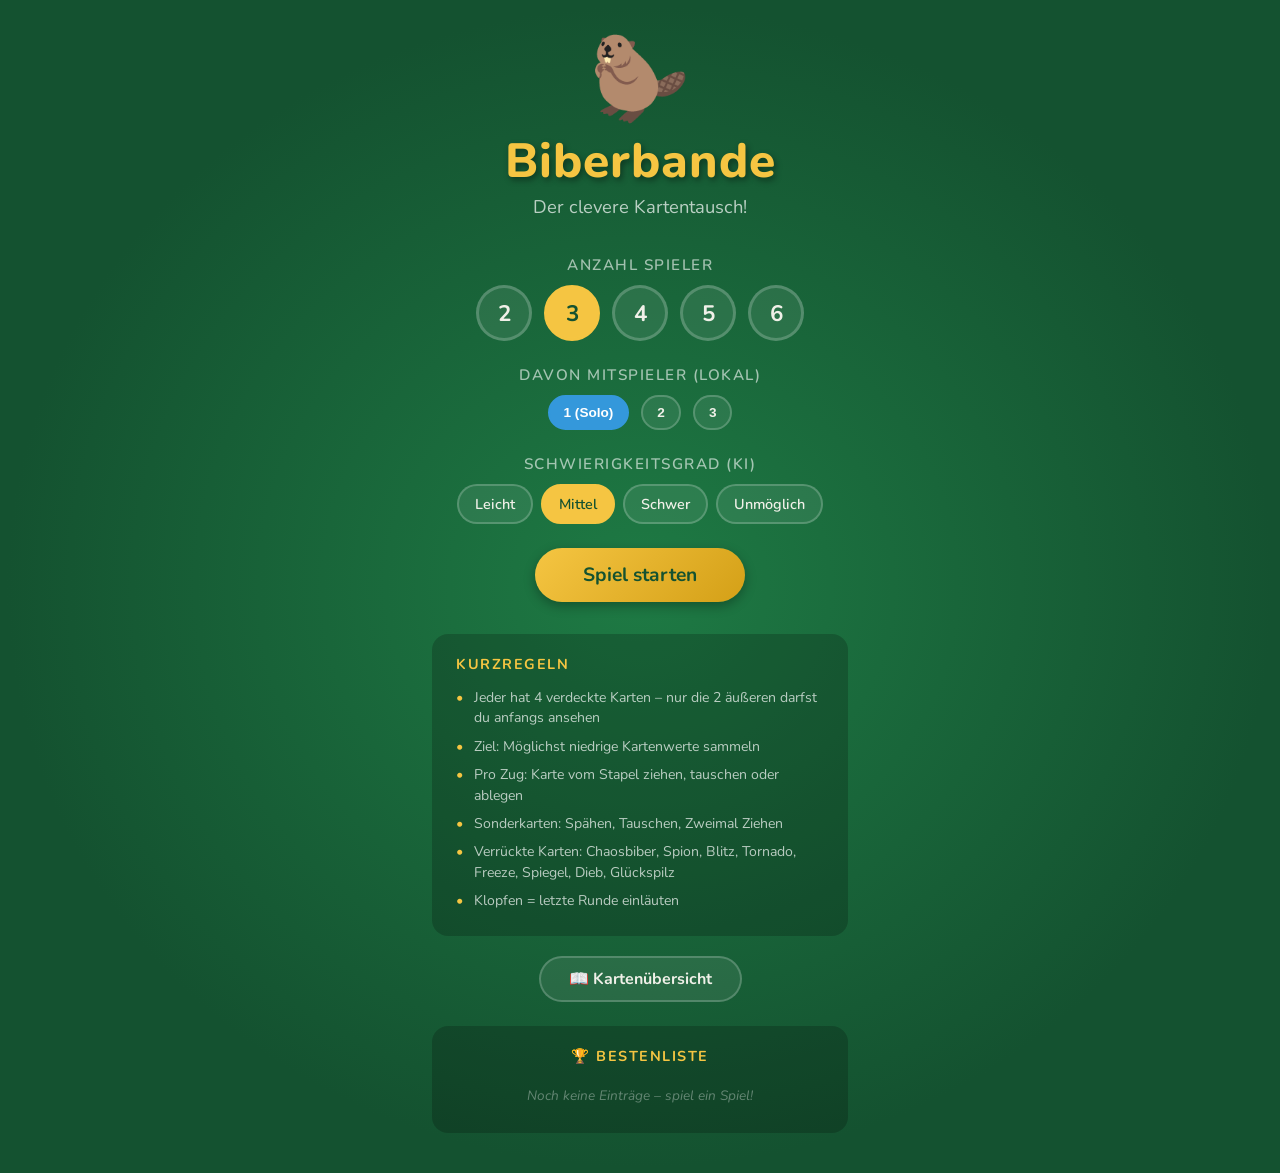
<file: index.html>
<!DOCTYPE html>
<html lang="de">
<head>
  <meta charset="UTF-8">
  <meta name="viewport" content="width=device-width, initial-scale=1.0">
  <title>Biberbande – Der clevere Kartentausch</title>
  <link rel="stylesheet" href="style.css">
  <link rel="preconnect" href="https://fonts.googleapis.com">
  <link rel="preconnect" href="https://fonts.gstatic.com" crossorigin>
  <link href="https://fonts.googleapis.com/css2?family=Nunito:wght@400;600;700;800&display=swap" rel="stylesheet">
</head>
<body>

  <!-- ==================== START SCREEN ==================== -->
  <div id="start-screen">
    <div class="start-container">
      <div class="logo-area">
        <div class="beaver-logo">🦫</div>
        <h1>Biberbande</h1>
        <p class="subtitle">Der clevere Kartentausch!</p>
      </div>
      <div class="start-options">
        <label>Anzahl Spieler</label>
        <div class="player-buttons">
          <button class="player-count-btn" data-count="2">2</button>
          <button class="player-count-btn active" data-count="3">3</button>
          <button class="player-count-btn" data-count="4">4</button>
          <button class="player-count-btn" data-count="5">5</button>
          <button class="player-count-btn" data-count="6">6</button>
        </div>
        <label>Davon Mitspieler (lokal)</label>
        <div class="player-buttons">
          <button class="human-count-btn active" data-humans="1">1 (Solo)</button>
          <button class="human-count-btn" data-humans="2">2</button>
          <button class="human-count-btn" data-humans="3">3</button>
          <button class="human-count-btn" data-humans="4">4</button>
        </div>
        <label>Schwierigkeitsgrad (KI)</label>
        <div class="difficulty-buttons">
          <button class="diff-btn" data-diff="easy">Leicht</button>
          <button class="diff-btn active" data-diff="medium">Mittel</button>
          <button class="diff-btn" data-diff="hard">Schwer</button>
          <button class="diff-btn" data-diff="impossible">Unmöglich</button>
        </div>
        <button id="start-btn">Spiel starten</button>
      </div>
      <div class="rules-summary">
        <h3>Kurzregeln</h3>
        <ul>
          <li>Jeder hat 4 verdeckte Karten – nur die 2 äußeren darfst du anfangs ansehen</li>
          <li>Ziel: Möglichst niedrige Kartenwerte sammeln</li>
          <li>Pro Zug: Karte vom Stapel ziehen, tauschen oder ablegen</li>
          <li>Sonderkarten: Spähen, Tauschen, Zweimal Ziehen</li>
          <li>Verrückte Karten: Chaosbiber, Spion, Blitz, Tornado, Freeze, Spiegel, Dieb, Glückspilz</li>
          <li>Klopfen = letzte Runde einläuten</li>
        </ul>
      </div>
      <button id="card-ref-start-btn" class="card-ref-trigger">📖 Kartenübersicht</button>
      <div class="highscore-area">
        <h3>🏆 Bestenliste</h3>
        <div id="highscore-list"></div>
      </div>
    </div>
  </div>

  <!-- ==================== GAME SCREEN ==================== -->
  <div id="game-screen" class="hidden">

    <!-- Header bar -->
    <div id="game-header">
      <div id="round-info">Runde 1</div>
      <div id="score-board"></div>
      <button id="card-ref-btn" class="header-icon-btn" title="Kartenübersicht (Taste: K)">📖</button>
      <button id="admin-toggle" title="Admin Panel (Taste: A)">&#9881;</button>
    </div>

    <!-- Admin Panel Sidebar -->
    <div id="admin-panel" class="admin-panel hidden">
      <div class="admin-header">
        <h3>Admin Panel</h3>
        <button id="admin-close">&times;</button>
      </div>
      <div class="admin-body" id="admin-body"></div>
    </div>

    <!-- Game table -->
    <div id="game-table">

      <!-- Opponent areas (dynamically filled) -->
      <div id="opponents-area"></div>

      <!-- Center: Piles + drawn card -->
      <div id="table-center">
        <div id="draw-pile" class="pile">
          <div class="card card-back pile-card">
            <span class="pile-count"></span>
          </div>
          <div class="pile-label">Nachziehstapel</div>
        </div>

        <div id="drawn-card-area" class="hidden">
          <div class="drawn-card-wrapper">
            <div id="drawn-card" class="card"></div>
            <div class="drawn-label">Gezogene Karte</div>
          </div>
        </div>

        <div id="discard-pile" class="pile">
          <div id="discard-top" class="card empty-pile">
            <span>leer</span>
          </div>
          <div class="pile-label">Ablagestapel</div>
        </div>
      </div>

      <!-- Message + Actions -->
      <div id="info-bar">
        <div id="game-message">Willkommen bei Biberbande!</div>
        <div id="action-buttons"></div>
      </div>

      <!-- Human player area -->
      <div id="human-player">
        <div class="player-banner human-banner">
          <span class="player-name">Du</span>
          <span class="player-round-score"></span>
        </div>
        <div id="human-cards" class="player-cards"></div>
      </div>

    </div>
  </div>

  <!-- ==================== ROUND END OVERLAY ==================== -->
  <div id="round-overlay" class="overlay hidden">
    <div class="overlay-content">
      <h2 id="round-end-title">Rundenende</h2>
      <div id="round-results"></div>
      <button id="next-round-btn">Nächste Runde</button>
    </div>
  </div>

  <!-- ==================== GAME OVER OVERLAY ==================== -->
  <div id="gameover-overlay" class="overlay hidden">
    <div class="overlay-content">
      <h2>Spielende</h2>
      <div id="final-results"></div>
      <button id="new-game-btn">Neues Spiel</button>
    </div>
  </div>

  <!-- ==================== PEEK OVERLAY ==================== -->
  <div id="peek-overlay" class="overlay hidden">
    <div class="overlay-content peek-content">
      <h2>Karte angesehen</h2>
      <div id="peek-card-display"></div>
      <p id="peek-message"></p>
      <button id="peek-close-btn">Verstanden</button>
    </div>
  </div>

  <!-- ==================== PASS DEVICE OVERLAY ==================== -->
  <div id="pass-device-overlay" class="overlay hidden">
    <div class="overlay-content pass-device-content">
      <h2 id="pass-device-title">Weitergeben!</h2>
      <p id="pass-device-message">Gib das Gerät weiter.</p>
      <button id="pass-device-btn" class="pass-device-ready-btn">Ich bin bereit!</button>
    </div>
  </div>

  <!-- ==================== CARD REFERENCE OVERLAY ==================== -->
  <div id="card-ref-overlay" class="overlay hidden">
    <div class="overlay-content card-ref-content">
      <h2>📖 Kartenübersicht</h2>
      <div id="card-ref-grid"></div>
      <button id="card-ref-close">Schließen</button>
    </div>
  </div>

  <script src="game.js"></script>
</body>
</html>
</file>
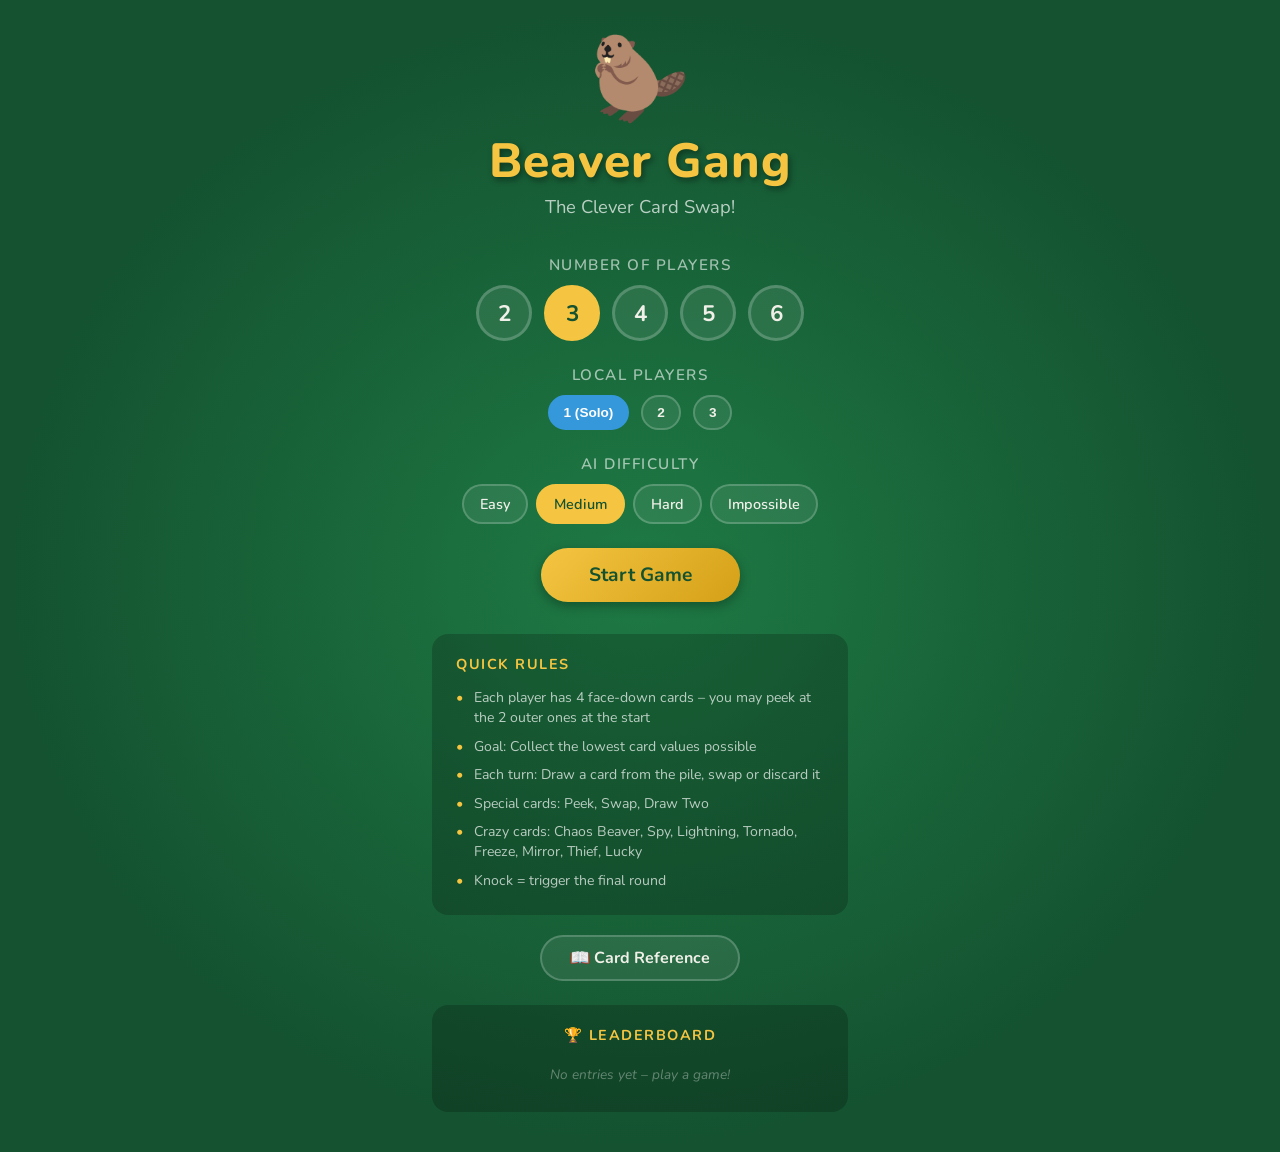
<file: English/index.html>
<!DOCTYPE html>
<html lang="en">
<head>
  <meta charset="UTF-8">
  <meta name="viewport" content="width=device-width, initial-scale=1.0">
  <title>Beaver Gang – The Clever Card Swap</title>
  <link rel="stylesheet" href="style.css">
  <link rel="preconnect" href="https://fonts.googleapis.com">
  <link rel="preconnect" href="https://fonts.gstatic.com" crossorigin>
  <link href="https://fonts.googleapis.com/css2?family=Nunito:wght@400;600;700;800&display=swap" rel="stylesheet">
</head>
<body>

  <!-- ==================== START SCREEN ==================== -->
  <div id="start-screen">
    <div class="start-container">
      <div class="logo-area">
        <div class="beaver-logo">🦫</div>
        <h1>Beaver Gang</h1>
        <p class="subtitle">The Clever Card Swap!</p>
      </div>
      <div class="start-options">
        <label>Number of Players</label>
        <div class="player-buttons">
          <button class="player-count-btn" data-count="2">2</button>
          <button class="player-count-btn active" data-count="3">3</button>
          <button class="player-count-btn" data-count="4">4</button>
          <button class="player-count-btn" data-count="5">5</button>
          <button class="player-count-btn" data-count="6">6</button>
        </div>
        <label>Local Players</label>
        <div class="player-buttons">
          <button class="human-count-btn active" data-humans="1">1 (Solo)</button>
          <button class="human-count-btn" data-humans="2">2</button>
          <button class="human-count-btn" data-humans="3">3</button>
          <button class="human-count-btn" data-humans="4">4</button>
        </div>
        <label>AI Difficulty</label>
        <div class="difficulty-buttons">
          <button class="diff-btn" data-diff="easy">Easy</button>
          <button class="diff-btn active" data-diff="medium">Medium</button>
          <button class="diff-btn" data-diff="hard">Hard</button>
          <button class="diff-btn" data-diff="impossible">Impossible</button>
        </div>
        <button id="start-btn">Start Game</button>
      </div>
      <div class="rules-summary">
        <h3>Quick Rules</h3>
        <ul>
          <li>Each player has 4 face-down cards – you may peek at the 2 outer ones at the start</li>
          <li>Goal: Collect the lowest card values possible</li>
          <li>Each turn: Draw a card from the pile, swap or discard it</li>
          <li>Special cards: Peek, Swap, Draw Two</li>
          <li>Crazy cards: Chaos Beaver, Spy, Lightning, Tornado, Freeze, Mirror, Thief, Lucky</li>
          <li>Knock = trigger the final round</li>
        </ul>
      </div>
      <button id="card-ref-start-btn" class="card-ref-trigger">📖 Card Reference</button>
      <div class="highscore-area">
        <h3>🏆 Leaderboard</h3>
        <div id="highscore-list"></div>
      </div>
    </div>
  </div>

  <!-- ==================== GAME SCREEN ==================== -->
  <div id="game-screen" class="hidden">

    <!-- Header bar -->
    <div id="game-header">
      <div id="round-info">Round 1</div>
      <div id="score-board"></div>
      <button id="card-ref-btn" class="header-icon-btn" title="Card Reference (Key: K)">📖</button>
      <button id="admin-toggle" title="Admin Panel (Key: A)">&#9881;</button>
    </div>

    <!-- Admin Panel Sidebar -->
    <div id="admin-panel" class="admin-panel hidden">
      <div class="admin-header">
        <h3>Admin Panel</h3>
        <button id="admin-close">&times;</button>
      </div>
      <div class="admin-body" id="admin-body"></div>
    </div>

    <!-- Game table -->
    <div id="game-table">

      <!-- Opponent areas (dynamically filled) -->
      <div id="opponents-area"></div>

      <!-- Center: Piles + drawn card -->
      <div id="table-center">
        <div id="draw-pile" class="pile">
          <div class="card card-back pile-card">
            <span class="pile-count"></span>
          </div>
          <div class="pile-label">Draw Pile</div>
        </div>

        <div id="drawn-card-area" class="hidden">
          <div class="drawn-card-wrapper">
            <div id="drawn-card" class="card"></div>
            <div class="drawn-label">Drawn Card</div>
          </div>
        </div>

        <div id="discard-pile" class="pile">
          <div id="discard-top" class="card empty-pile">
            <span>empty</span>
          </div>
          <div class="pile-label">Discard Pile</div>
        </div>
      </div>

      <!-- Message + Actions -->
      <div id="info-bar">
        <div id="game-message">Welcome to Beaver Gang!</div>
        <div id="action-buttons"></div>
      </div>

      <!-- Human player area -->
      <div id="human-player">
        <div class="player-banner human-banner">
          <span class="player-name">You</span>
          <span class="player-round-score"></span>
        </div>
        <div id="human-cards" class="player-cards"></div>
      </div>

    </div>
  </div>

  <!-- ==================== ROUND END OVERLAY ==================== -->
  <div id="round-overlay" class="overlay hidden">
    <div class="overlay-content">
      <h2 id="round-end-title">Round Over</h2>
      <div id="round-results"></div>
      <button id="next-round-btn">Next Round</button>
    </div>
  </div>

  <!-- ==================== GAME OVER OVERLAY ==================== -->
  <div id="gameover-overlay" class="overlay hidden">
    <div class="overlay-content">
      <h2>Game Over</h2>
      <div id="final-results"></div>
      <button id="new-game-btn">New Game</button>
    </div>
  </div>

  <!-- ==================== PEEK OVERLAY ==================== -->
  <div id="peek-overlay" class="overlay hidden">
    <div class="overlay-content peek-content">
      <h2>Card Peeked</h2>
      <div id="peek-card-display"></div>
      <p id="peek-message"></p>
      <button id="peek-close-btn">Got it</button>
    </div>
  </div>

  <!-- ==================== PASS DEVICE OVERLAY ==================== -->
  <div id="pass-device-overlay" class="overlay hidden">
    <div class="overlay-content pass-device-content">
      <h2 id="pass-device-title">Pass the device!</h2>
      <p id="pass-device-message">Hand over the device.</p>
      <button id="pass-device-btn" class="pass-device-ready-btn">I'm ready!</button>
    </div>
  </div>

  <!-- ==================== CARD REFERENCE OVERLAY ==================== -->
  <div id="card-ref-overlay" class="overlay hidden">
    <div class="overlay-content card-ref-content">
      <h2>📖 Card Reference</h2>
      <div id="card-ref-grid"></div>
      <button id="card-ref-close">Close</button>
    </div>
  </div>

  <script src="game.js"></script>
</body>
</html>
</file>
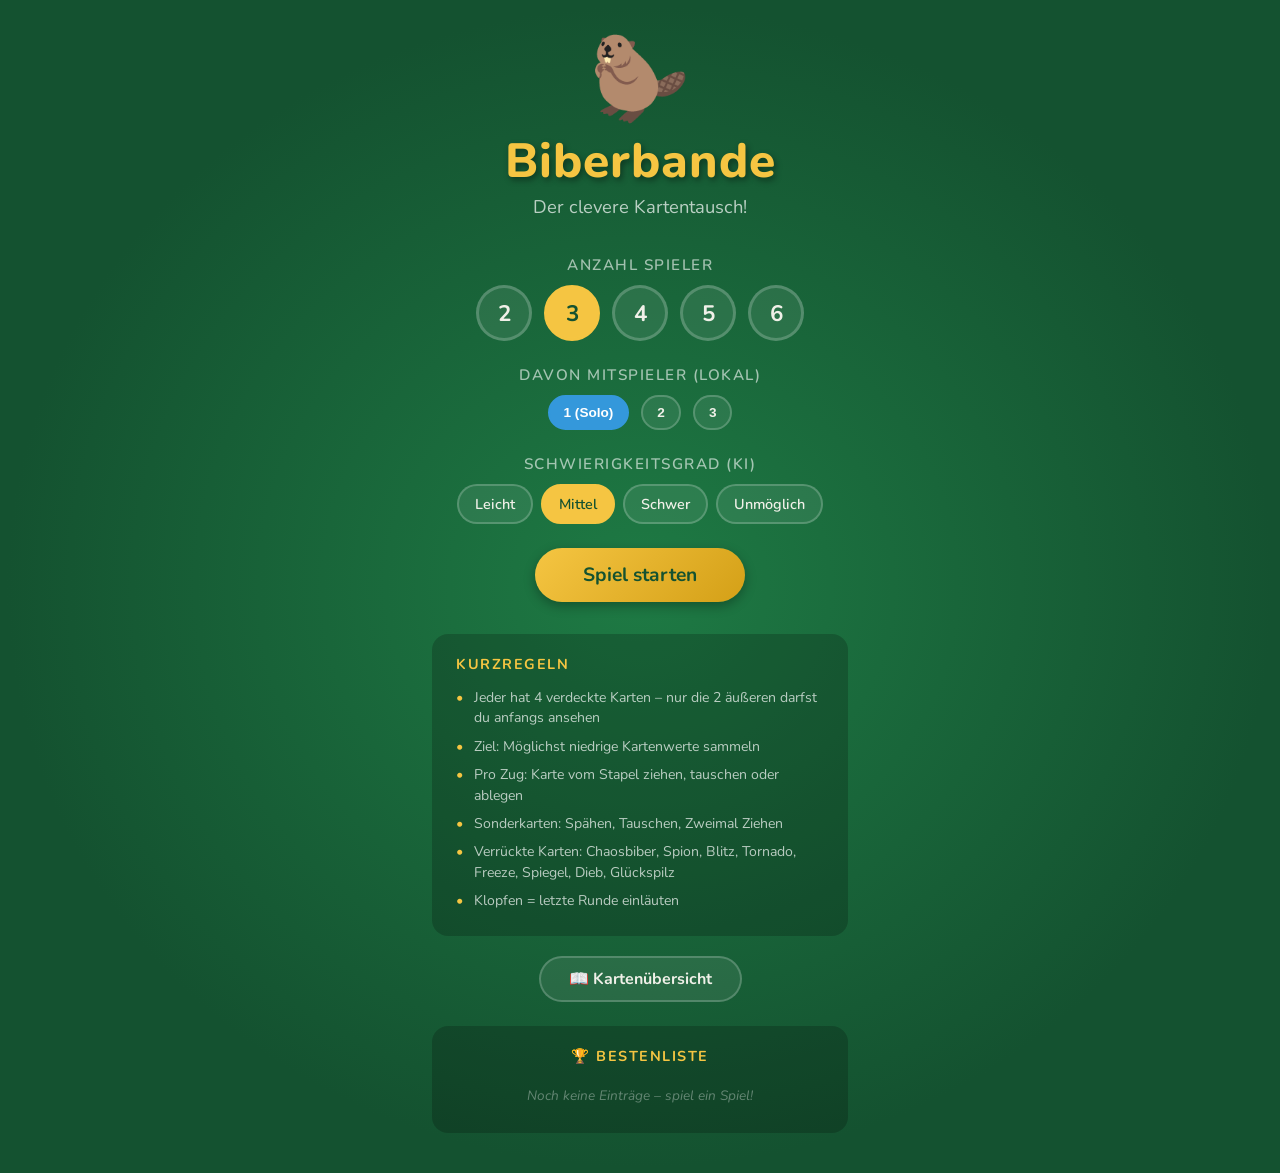
<file: Bieberbande-iPad.html>
<!DOCTYPE html>
<html lang="de">
<head>
  <meta charset="UTF-8">
  <meta name="viewport" content="width=device-width, initial-scale=1.0">
  <meta name="apple-mobile-web-app-capable" content="yes">
  <meta name="apple-mobile-web-app-status-bar-style" content="black-translucent">
  <meta name="apple-mobile-web-app-title" content="Biberbande">
  <meta name="mobile-web-app-capable" content="yes">
  <title>Biberbande – Der clevere Kartentausch</title>
  <link rel="preconnect" href="https://fonts.googleapis.com">
  <link rel="preconnect" href="https://fonts.gstatic.com" crossorigin>
  <link href="https://fonts.googleapis.com/css2?family=Nunito:wght@400;600;700;800&display=swap" rel="stylesheet">
  <style>
/* iPad touch optimizations */
* { -webkit-tap-highlight-color: transparent; }
body { -webkit-touch-callout: none; -webkit-user-select: none; user-select: none; }
input, select, textarea { -webkit-user-select: auto; user-select: auto; }
html { touch-action: manipulation; }

/* === RESET & BASE === */
*, *::before, *::after {
  box-sizing: border-box;
  margin: 0;
  padding: 0;
}

:root {
  --table-green: #1a6b3c;
  --table-dark: #145230;
  --felt: #1e7a44;
  --card-width: 72px;
  --card-height: 100px;
  --card-radius: 10px;
  --card-back: #2c5aa0;
  --card-back-dark: #1e3d6f;
  --gold: #f5c542;
  --gold-dark: #d4a017;
  --text-light: #f0f0e8;
  --shadow: 0 4px 12px rgba(0,0,0,0.3);
  --shadow-sm: 0 2px 6px rgba(0,0,0,0.2);
  --transition: 0.3s ease;
}

body {
  font-family: 'Nunito', system-ui, sans-serif;
  background: var(--table-dark);
  color: var(--text-light);
  min-height: 100vh;
  overflow-x: hidden;
}

.hidden { display: none !important; }

/* === START SCREEN === */
#start-screen {
  min-height: 100vh;
  display: flex;
  align-items: center;
  justify-content: center;
  background: radial-gradient(ellipse at center, var(--felt) 0%, var(--table-dark) 70%);
}

.start-container {
  text-align: center;
  max-width: 480px;
  padding: 40px 32px;
}

.beaver-logo {
  font-size: 80px;
  line-height: 1;
  margin-bottom: 8px;
  animation: float 3s ease-in-out infinite;
}

@keyframes float {
  0%, 100% { transform: translateY(0); }
  50% { transform: translateY(-12px); }
}

.start-container h1 {
  font-size: 3rem;
  font-weight: 800;
  color: var(--gold);
  text-shadow: 2px 3px 6px rgba(0,0,0,0.4);
  letter-spacing: 1px;
}

.subtitle {
  font-size: 1.15rem;
  color: rgba(255,255,255,0.7);
  margin-bottom: 36px;
}

.start-options {
  margin-bottom: 32px;
}

.start-options label {
  display: block;
  font-size: 0.95rem;
  color: rgba(255,255,255,0.6);
  margin-bottom: 10px;
  text-transform: uppercase;
  letter-spacing: 1.5px;
  font-weight: 600;
}

.player-buttons {
  display: flex;
  gap: 12px;
  justify-content: center;
  margin-bottom: 24px;
}

.player-count-btn {
  width: 56px;
  height: 56px;
  border-radius: 50%;
  border: 3px solid rgba(255,255,255,0.2);
  background: rgba(255,255,255,0.08);
  color: var(--text-light);
  font-size: 1.4rem;
  font-weight: 700;
  cursor: pointer;
  transition: var(--transition);
  font-family: inherit;
}

.player-count-btn:hover {
  border-color: var(--gold);
  background: rgba(245,197,66,0.15);
}

.player-count-btn.active {
  border-color: var(--gold);
  background: var(--gold);
  color: var(--table-dark);
}

/* Difficulty buttons */
.difficulty-buttons {
  display: flex;
  gap: 8px;
  justify-content: center;
  margin-bottom: 24px;
  flex-wrap: wrap;
}

.diff-btn {
  padding: 8px 16px;
  border-radius: 25px;
  border: 2px solid rgba(255,255,255,0.2);
  background: rgba(255,255,255,0.08);
  color: var(--text-light);
  font-size: 0.9rem;
  font-weight: 600;
  cursor: pointer;
  transition: var(--transition);
  font-family: inherit;
}

.diff-btn:hover {
  border-color: var(--gold);
  background: rgba(245,197,66,0.15);
}

.diff-btn.active {
  border-color: var(--gold);
  background: var(--gold);
  color: var(--table-dark);
}

.diff-btn[data-diff="impossible"].active {
  background: linear-gradient(135deg, #e74c3c, #c0392b);
  border-color: #e74c3c;
  color: white;
}

.human-count-btn {
  padding: 8px 14px;
  border-radius: 25px;
  border: 2px solid rgba(255,255,255,0.2);
  background: rgba(255,255,255,0.08);
  color: var(--text-light);
  font-weight: 600;
  cursor: pointer;
  transition: all 0.2s;
  font-size: 0.85rem;
}
.human-count-btn:hover {
  border-color: #3498db;
  background: rgba(52,152,219,0.15);
}
.human-count-btn.active {
  border-color: #3498db;
  background: #3498db;
  color: white;
}

/* Pass device overlay */
.pass-device-content {
  text-align: center;
  padding: 40px;
}
.pass-device-content h2 {
  font-size: 2rem;
  margin-bottom: 10px;
}
.pass-device-content p {
  font-size: 1.2rem;
  margin-bottom: 30px;
  opacity: 0.8;
}
.pass-device-ready-btn {
  padding: 15px 40px;
  font-size: 1.2rem;
  font-weight: 700;
  border: none;
  border-radius: 30px;
  background: linear-gradient(135deg, #3498db, #2980b9);
  color: white;
  cursor: pointer;
  transition: transform 0.2s, box-shadow 0.2s;
  box-shadow: 0 4px 15px rgba(52,152,219,0.4);
}
.pass-device-ready-btn:hover {
  transform: scale(1.05);
  box-shadow: 0 6px 20px rgba(52,152,219,0.6);
}

#start-btn {
  display: inline-block;
  padding: 14px 48px;
  font-size: 1.2rem;
  font-weight: 700;
  font-family: inherit;
  border: none;
  border-radius: 50px;
  background: linear-gradient(135deg, var(--gold), var(--gold-dark));
  color: var(--table-dark);
  cursor: pointer;
  transition: var(--transition);
  box-shadow: var(--shadow);
}

#start-btn:hover {
  transform: translateY(-2px);
  box-shadow: 0 6px 20px rgba(0,0,0,0.35);
}

.rules-summary {
  text-align: left;
  background: rgba(0,0,0,0.2);
  border-radius: 16px;
  padding: 20px 24px;
  margin-top: 8px;
}

.rules-summary h3 {
  font-size: 0.9rem;
  text-transform: uppercase;
  letter-spacing: 1.5px;
  color: var(--gold);
  margin-bottom: 10px;
}

.rules-summary ul {
  list-style: none;
  padding: 0;
}

.rules-summary li {
  font-size: 0.88rem;
  color: rgba(255,255,255,0.7);
  padding: 4px 0 4px 18px;
  position: relative;
  line-height: 1.45;
}

.rules-summary li::before {
  content: '•';
  position: absolute;
  left: 0;
  color: var(--gold);
}

/* === GAME SCREEN === */
#game-screen {
  min-height: 100vh;
  display: flex;
  flex-direction: column;
  background: radial-gradient(ellipse at center bottom, var(--felt) 0%, var(--table-dark) 80%);
}

/* Header */
#game-header {
  display: flex;
  justify-content: space-between;
  align-items: center;
  padding: 10px 20px;
  background: rgba(0,0,0,0.25);
  border-bottom: 1px solid rgba(255,255,255,0.08);
  flex-shrink: 0;
}

#round-info {
  font-size: 1rem;
  font-weight: 700;
  color: var(--gold);
}

#score-board {
  display: flex;
  gap: 16px;
  font-size: 0.85rem;
}

.score-entry {
  display: flex;
  align-items: center;
  gap: 6px;
}

.score-entry .score-name {
  color: rgba(255,255,255,0.6);
}

.score-entry .score-value {
  font-weight: 700;
  color: var(--text-light);
  background: rgba(255,255,255,0.1);
  padding: 2px 8px;
  border-radius: 10px;
}

.score-entry.active-player .score-name {
  color: var(--gold);
}

/* Game table */
#game-table {
  flex: 1;
  display: flex;
  flex-direction: column;
  justify-content: space-between;
  padding: 12px 20px 20px;
  max-width: 900px;
  margin: 0 auto;
  width: 100%;
}

/* === OPPONENTS === */
#opponents-area {
  display: flex;
  justify-content: center;
  gap: 40px;
  flex-wrap: wrap;
}

.opponent {
  text-align: center;
}

.player-banner {
  display: inline-flex;
  align-items: center;
  gap: 8px;
  padding: 5px 14px;
  border-radius: 20px;
  margin-bottom: 8px;
  font-size: 0.85rem;
  font-weight: 600;
}

.opponent .player-banner {
  background: rgba(255,255,255,0.1);
}

.opponent .player-banner.current-turn {
  background: var(--gold);
  color: var(--table-dark);
}

.opponent .player-banner.knocked {
  background: #e74c3c;
  color: white;
}

.player-round-score {
  font-weight: 400;
  opacity: 0.7;
  font-size: 0.8rem;
}

.player-cards {
  display: flex;
  gap: 6px;
  justify-content: center;
}

/* === CARDS === */
.card {
  width: var(--card-width);
  height: var(--card-height);
  border-radius: var(--card-radius);
  display: flex;
  align-items: center;
  justify-content: center;
  font-weight: 700;
  font-family: inherit;
  position: relative;
  transition: transform 0.2s ease, box-shadow 0.2s ease;
  user-select: none;
  flex-shrink: 0;
}

.card-back {
  background: linear-gradient(135deg, var(--card-back) 0%, var(--card-back-dark) 100%);
  border: 2px solid rgba(255,255,255,0.15);
  box-shadow: var(--shadow-sm);
}

.card-back::after {
  content: '🦫';
  font-size: 28px;
  opacity: 0.4;
}

.pile-card::after {
  content: '' !important;
  display: none;
}

.pile-card .pile-count {
  font-size: 1.4rem;
  color: rgba(255,255,255,0.7);
}

.card-face {
  border: 2px solid rgba(0,0,0,0.15);
  box-shadow: var(--shadow-sm);
  flex-direction: column;
  gap: 2px;
}

.card-face .card-value {
  font-size: 1.8rem;
  line-height: 1;
}

.card-face .card-label {
  font-size: 0.55rem;
  text-transform: uppercase;
  letter-spacing: 1px;
  opacity: 0.7;
}

.card-face .card-icon {
  font-size: 1.2rem;
  line-height: 1;
}

/* Number card colors */
.card-num-0 { background: linear-gradient(135deg, #27ae60, #1e8449); color: white; }
.card-num-1 { background: linear-gradient(135deg, #2ecc71, #27ae60); color: white; }
.card-num-2 { background: linear-gradient(135deg, #52be80, #2ecc71); color: white; }
.card-num-3 { background: linear-gradient(135deg, #82e0aa, #52be80); color: #1a5c2e; }
.card-num-4 { background: linear-gradient(135deg, #f9e79f, #f4d03f); color: #7d6608; }
.card-num-5 { background: linear-gradient(135deg, #f5b041, #f39c12); color: white; }
.card-num-6 { background: linear-gradient(135deg, #eb984e, #e67e22); color: white; }
.card-num-7 { background: linear-gradient(135deg, #e74c3c, #c0392b); color: white; }
.card-num-8 { background: linear-gradient(135deg, #c0392b, #922b21); color: white; }
.card-num-9 { background: linear-gradient(135deg, #8e44ad, #6c3483); color: white; }

/* Special card colors */
.card-peek { background: linear-gradient(135deg, #3498db, #2471a3); color: white; }
.card-swap { background: linear-gradient(135deg, #e67e22, #ca6f1e); color: white; }
.card-draw-two { background: linear-gradient(135deg, #1abc9c, #17a589); color: white; }

/* Überbiber – the legendary card */
.card-ueberbiber {
  background: linear-gradient(135deg, #0f0c29, #302b63, #24243e, #0f0c29);
  color: #fff;
  text-shadow: 0 0 12px #bf5af2, 0 0 24px #bf5af2, 0 0 48px #6e3aaf;
  animation: uberGlow 2s ease-in-out infinite alternate;
  border: 2px solid #bf5af2 !important;
  box-shadow: 0 0 15px rgba(191,90,242,0.6), inset 0 0 15px rgba(191,90,242,0.15);
  position: relative;
  overflow: hidden;
}
.card-ueberbiber::before {
  content: '';
  position: absolute; inset: 0;
  background: radial-gradient(circle at 30% 40%, rgba(191,90,242,0.25), transparent 60%),
              radial-gradient(circle at 70% 60%, rgba(100,200,255,0.2), transparent 50%);
  pointer-events: none;
}
.card-ueberbiber .card-value-uber { font-size: 1.4em; letter-spacing: 1px; }
.card-ueberbiber .card-icon { font-size: 1.5em; filter: drop-shadow(0 0 6px #bf5af2); }
.card-ueberbiber .card-label { font-size: 0.55em; letter-spacing: 2px; text-transform: uppercase; opacity: 0.85; }
@keyframes uberGlow {
  from { box-shadow: 0 0 10px rgba(191,90,242,0.5), inset 0 0 10px rgba(191,90,242,0.1); }
  to   { box-shadow: 0 0 25px rgba(191,90,242,0.8), 0 0 50px rgba(100,200,255,0.3), inset 0 0 20px rgba(191,90,242,0.2); }
}

/* Fluchbiber – the cursed card */
.card-fluchbiber {
  background: linear-gradient(135deg, #1a0000, #4a0000, #8b0000, #4a0000, #1a0000);
  color: #ff0000;
  text-shadow: 0 0 12px #ff0000, 0 0 24px #ff4444, 0 0 48px #880000;
  animation: fluchGlow 1.5s ease-in-out infinite alternate;
  border: 2px solid #ff0000 !important;
  box-shadow: 0 0 15px rgba(255,0,0,0.6), inset 0 0 15px rgba(255,0,0,0.15);
  position: relative;
  overflow: hidden;
}
.card-fluchbiber::before {
  content: '';
  position: absolute; inset: 0;
  background: radial-gradient(circle at 50% 50%, rgba(255,0,0,0.2), transparent 60%),
              radial-gradient(circle at 30% 70%, rgba(255,100,0,0.15), transparent 50%);
  pointer-events: none;
}
.card-fluchbiber .card-value-uber { font-size: 1.4em; letter-spacing: 1px; }
.card-fluchbiber .card-icon { font-size: 1.5em; filter: drop-shadow(0 0 6px #ff0000); }
.card-fluchbiber .card-label { font-size: 0.55em; letter-spacing: 2px; text-transform: uppercase; opacity: 0.85; }
@keyframes fluchGlow {
  from { box-shadow: 0 0 10px rgba(255,0,0,0.5), inset 0 0 10px rgba(255,0,0,0.1); }
  to   { box-shadow: 0 0 25px rgba(255,0,0,0.9), 0 0 50px rgba(255,50,0,0.4), inset 0 0 20px rgba(255,0,0,0.2); }
}

/* Minus card colors */
.card-num--3 { background: linear-gradient(135deg, #f7971e, #ffd200, #f7971e); color: #333; text-shadow: 0 0 8px rgba(255,255,255,0.5); }
.card-num--2 { background: linear-gradient(135deg, #667db6, #0082c8, #667db6); color: white; text-shadow: 0 0 6px rgba(100,200,255,0.4); }
.card-num--1 { background: linear-gradient(135deg, #00c6ff, #0072ff); color: white; }
.card-chaos { background: linear-gradient(135deg, #f12711, #f5af19); color: white; }
.card-spion { background: linear-gradient(135deg, #3a1c71, #d76d77); color: white; }
.card-blitz { background: linear-gradient(135deg, #f7971e, #ffd200); color: #333; }

.empty-pile {
  background: rgba(255,255,255,0.05);
  border: 2px dashed rgba(255,255,255,0.15);
  color: rgba(255,255,255,0.3);
  font-size: 0.75rem;
}

/* Card interactivity */
.card.clickable {
  cursor: pointer;
}

.card.clickable:hover {
  transform: translateY(-6px);
  box-shadow: 0 8px 20px rgba(0,0,0,0.4);
}

.card.highlighted {
  box-shadow: 0 0 0 3px var(--gold), 0 6px 16px rgba(245,197,66,0.4);
  animation: pulse-glow 1.5s ease-in-out infinite;
}

@keyframes pulse-glow {
  0%, 100% { box-shadow: 0 0 0 3px var(--gold), 0 6px 16px rgba(245,197,66,0.3); }
  50% { box-shadow: 0 0 0 5px var(--gold), 0 6px 24px rgba(245,197,66,0.5); }
}

.card.selected {
  transform: translateY(-8px);
  box-shadow: 0 0 0 3px #3498db, 0 8px 20px rgba(52,152,219,0.4);
}

.card.dimmed {
  opacity: 0.4;
  pointer-events: none;
}

/* Opponent small cards */
.opponent .card {
  --card-width: 52px;
  --card-height: 72px;
  --card-radius: 7px;
}

.opponent .card-back::after {
  font-size: 18px;
}

.opponent .card-face .card-value {
  font-size: 1.3rem;
}

.opponent .card-face .card-label {
  font-size: 0.45rem;
}

.opponent .card-face .card-icon {
  font-size: 0.9rem;
}

/* === TABLE CENTER === */
#table-center {
  display: flex;
  align-items: center;
  justify-content: center;
  gap: 24px;
  padding: 16px 0;
}

.pile {
  text-align: center;
}

.pile .card {
  cursor: default;
}

.pile.clickable .card {
  cursor: pointer;
}

.pile.clickable .card:hover {
  transform: translateY(-4px);
  box-shadow: 0 0 0 3px var(--gold), var(--shadow);
}

.pile-label {
  font-size: 0.7rem;
  color: rgba(255,255,255,0.4);
  margin-top: 6px;
  text-transform: uppercase;
  letter-spacing: 1px;
}

#drawn-card-area {
  text-align: center;
}

.drawn-card-wrapper {
  position: relative;
}

.drawn-label {
  font-size: 0.7rem;
  color: var(--gold);
  margin-top: 6px;
  font-weight: 600;
  text-transform: uppercase;
  letter-spacing: 1px;
}

#drawn-card {
  animation: card-appear 0.3s ease-out;
}

@keyframes card-appear {
  from { transform: scale(0.5) rotate(-10deg); opacity: 0; }
  to { transform: scale(1) rotate(0deg); opacity: 1; }
}

/* === INFO BAR === */
#info-bar {
  text-align: center;
  padding: 12px 0;
  min-height: 80px;
  display: flex;
  flex-direction: column;
  align-items: center;
  justify-content: center;
  gap: 10px;
}

#game-message {
  font-size: 1.05rem;
  font-weight: 600;
  color: var(--text-light);
  line-height: 1.4;
}

#action-buttons {
  display: flex;
  gap: 10px;
  flex-wrap: wrap;
  justify-content: center;
}

.action-btn {
  padding: 8px 20px;
  border: none;
  border-radius: 25px;
  font-family: inherit;
  font-size: 0.9rem;
  font-weight: 700;
  cursor: pointer;
  transition: var(--transition);
}

.action-btn:hover {
  transform: translateY(-2px);
}

.action-btn.primary {
  background: linear-gradient(135deg, var(--gold), var(--gold-dark));
  color: var(--table-dark);
  box-shadow: var(--shadow-sm);
}

.action-btn.secondary {
  background: rgba(255,255,255,0.15);
  color: var(--text-light);
  border: 1px solid rgba(255,255,255,0.2);
}

.action-btn.danger {
  background: linear-gradient(135deg, #e74c3c, #c0392b);
  color: white;
  box-shadow: var(--shadow-sm);
}

.action-btn.knock {
  background: linear-gradient(135deg, #e67e22, #d35400);
  color: white;
  box-shadow: var(--shadow-sm);
}

/* === HUMAN PLAYER === */
#human-player {
  text-align: center;
  padding-top: 8px;
}

.human-banner {
  background: rgba(245,197,66,0.15);
  border: 1px solid rgba(245,197,66,0.3);
}

.human-banner.current-turn {
  background: var(--gold);
  color: var(--table-dark);
}

.human-banner.knocked {
  background: #e74c3c;
  color: white;
  border-color: #c0392b;
}

#human-cards {
  display: flex;
  gap: 10px;
  justify-content: center;
  padding: 4px 0 8px;
}

#human-cards .card {
  --card-width: 84px;
  --card-height: 118px;
}

#human-cards .card-face .card-value {
  font-size: 2.2rem;
}

#human-cards .card-face .card-label {
  font-size: 0.6rem;
}

#human-cards .card-face .card-icon {
  font-size: 1.4rem;
}

.card-slot-label {
  font-size: 0.65rem;
  color: rgba(255,255,255,0.35);
  margin-top: 4px;
}

/* === OVERLAYS === */
.overlay {
  position: fixed;
  inset: 0;
  background: rgba(0,0,0,0.7);
  display: flex;
  align-items: center;
  justify-content: center;
  z-index: 100;
  backdrop-filter: blur(4px);
  animation: overlay-in 0.3s ease;
}

@keyframes overlay-in {
  from { opacity: 0; }
  to { opacity: 1; }
}

.overlay-content {
  background: linear-gradient(145deg, #2c3e50, #1a252f);
  border: 1px solid rgba(255,255,255,0.1);
  border-radius: 20px;
  padding: 32px 40px;
  max-width: 520px;
  width: 90%;
  text-align: center;
  box-shadow: 0 20px 60px rgba(0,0,0,0.5);
}

.overlay-content h2 {
  font-size: 1.6rem;
  color: var(--gold);
  margin-bottom: 20px;
}

.overlay-content button {
  margin-top: 20px;
  padding: 12px 36px;
  border: none;
  border-radius: 50px;
  font-family: inherit;
  font-size: 1rem;
  font-weight: 700;
  cursor: pointer;
  background: linear-gradient(135deg, var(--gold), var(--gold-dark));
  color: var(--table-dark);
  transition: var(--transition);
}

.overlay-content button:hover {
  transform: translateY(-2px);
}

/* Round results */
.result-row {
  display: flex;
  justify-content: space-between;
  align-items: center;
  padding: 10px 16px;
  border-radius: 10px;
  margin-bottom: 6px;
  font-size: 0.95rem;
}

.result-row:nth-child(odd) {
  background: rgba(255,255,255,0.05);
}

.result-row .result-name {
  font-weight: 600;
}

.result-row .result-cards {
  display: flex;
  gap: 4px;
}

.result-row .result-cards .mini-card {
  width: 32px;
  height: 44px;
  border-radius: 5px;
  display: flex;
  align-items: center;
  justify-content: center;
  font-size: 0.8rem;
  font-weight: 700;
}

.result-row .result-score {
  font-weight: 700;
  font-size: 1.1rem;
  min-width: 40px;
  text-align: right;
}

.result-row.winner {
  background: rgba(245,197,66,0.15);
  border: 1px solid rgba(245,197,66,0.3);
}

.result-row.knocker .result-name::after {
  content: ' 👊';
}

/* Peek overlay */
.peek-content {
  max-width: 360px;
}

#peek-card-display {
  display: flex;
  justify-content: center;
  margin: 16px 0;
}

#peek-card-display .card {
  --card-width: 90px;
  --card-height: 126px;
  animation: card-appear 0.4s ease-out;
}

#peek-card-display .card-face .card-value {
  font-size: 2.4rem;
}

#peek-message {
  color: rgba(255,255,255,0.7);
  font-size: 0.9rem;
  margin-bottom: 4px;
}

/* Final results table */
.final-table {
  width: 100%;
  border-collapse: collapse;
  margin: 12px 0;
}

.final-table th {
  padding: 8px 6px;
  font-size: 0.75rem;
  text-transform: uppercase;
  letter-spacing: 1px;
  color: rgba(255,255,255,0.5);
  border-bottom: 1px solid rgba(255,255,255,0.1);
}

.final-table td {
  padding: 8px 6px;
  font-size: 0.95rem;
}

.final-table tr.winner-row td {
  color: var(--gold);
  font-weight: 700;
}

.final-table .total-col {
  font-weight: 700;
  font-size: 1.05rem;
}

/* AI thinking indicator */
.ai-thinking {
  display: inline-flex;
  align-items: center;
  gap: 8px;
}

.ai-thinking .dots span {
  display: inline-block;
  width: 6px;
  height: 6px;
  border-radius: 50%;
  background: var(--gold);
  animation: dot-bounce 1.2s ease-in-out infinite;
}

.ai-thinking .dots span:nth-child(2) { animation-delay: 0.2s; }
.ai-thinking .dots span:nth-child(3) { animation-delay: 0.4s; }

@keyframes dot-bounce {
  0%, 80%, 100% { transform: translateY(0); opacity: 0.3; }
  40% { transform: translateY(-6px); opacity: 1; }
}

/* Card reveal animation */
.card.revealing {
  animation: card-flip 0.5s ease-in-out;
}

@keyframes card-flip {
  0% { transform: rotateY(0deg); }
  50% { transform: rotateY(90deg); }
  100% { transform: rotateY(0deg); }
}

/* === ADMIN PANEL === */
#admin-toggle {
  background: rgba(255,255,255,0.1);
  border: 1px solid rgba(255,255,255,0.15);
  color: var(--text-light);
  font-size: 1.3rem;
  width: 36px;
  height: 36px;
  border-radius: 50%;
  cursor: pointer;
  transition: var(--transition);
  display: flex;
  align-items: center;
  justify-content: center;
  flex-shrink: 0;
  padding: 0;
  line-height: 1;
}

#admin-toggle:hover {
  background: rgba(255,255,255,0.2);
  transform: rotate(45deg);
}

.admin-panel {
  position: fixed;
  top: 0;
  right: 0;
  width: 420px;
  max-width: 95vw;
  height: 100vh;
  background: linear-gradient(180deg, #1a1a2e 0%, #16213e 100%);
  border-left: 1px solid rgba(255,255,255,0.1);
  z-index: 200;
  display: flex;
  flex-direction: column;
  box-shadow: -8px 0 30px rgba(0,0,0,0.5);
  animation: admin-slide-in 0.25s ease-out;
  overflow: hidden;
}

.admin-panel.hidden {
  display: none !important;
}

@keyframes admin-slide-in {
  from { transform: translateX(100%); }
  to { transform: translateX(0); }
}

.admin-header {
  display: flex;
  justify-content: space-between;
  align-items: center;
  padding: 14px 18px;
  background: rgba(0,0,0,0.3);
  border-bottom: 1px solid rgba(255,255,255,0.08);
  flex-shrink: 0;
}

.admin-header h3 {
  font-size: 1rem;
  color: #e74c3c;
  text-transform: uppercase;
  letter-spacing: 2px;
  font-weight: 800;
}

#admin-close {
  background: none;
  border: none;
  color: rgba(255,255,255,0.5);
  font-size: 1.5rem;
  cursor: pointer;
  padding: 0;
  line-height: 1;
  transition: var(--transition);
}

#admin-close:hover { color: white; }

.admin-body {
  flex: 1;
  overflow-y: auto;
  padding: 12px 16px;
}

.admin-section {
  margin-bottom: 16px;
  padding-bottom: 14px;
  border-bottom: 1px solid rgba(255,255,255,0.06);
}

.admin-section:last-child { border-bottom: none; }

.admin-section h4 {
  font-size: 0.7rem;
  text-transform: uppercase;
  letter-spacing: 1.5px;
  color: #e74c3c;
  margin-bottom: 8px;
  font-weight: 700;
}

/* State info grid */
.admin-state-grid {
  display: grid;
  grid-template-columns: 1fr 1fr;
  gap: 4px 12px;
  font-size: 0.78rem;
}

.admin-state-grid .asg-label {
  color: rgba(255,255,255,0.45);
}

.admin-state-grid .asg-value {
  color: var(--text-light);
  font-weight: 600;
  text-align: right;
}

/* X-Ray toggle */
.admin-toggle-row {
  display: flex;
  align-items: center;
  gap: 10px;
  font-size: 0.85rem;
  cursor: pointer;
  padding: 6px 0;
}

.admin-toggle-row input[type="checkbox"] {
  accent-color: #e74c3c;
  width: 18px;
  height: 18px;
  cursor: pointer;
}

/* Player card rows */
.admin-player-block {
  margin-bottom: 12px;
}

.admin-player-row {
  display: flex;
  align-items: center;
  gap: 6px;
  margin-bottom: 6px;
}

.admin-player-name {
  font-size: 0.8rem;
  font-weight: 700;
  color: var(--gold);
  min-width: 80px;
}

.admin-score-input {
  width: 48px;
  padding: 3px 6px;
  border: 1px solid rgba(255,255,255,0.15);
  border-radius: 6px;
  background: rgba(255,255,255,0.08);
  color: var(--text-light);
  font-family: inherit;
  font-size: 0.8rem;
  font-weight: 700;
  text-align: center;
}

.admin-cards-row {
  display: flex;
  gap: 4px;
  flex-wrap: wrap;
}

.admin-card-select {
  width: 70px;
  padding: 4px 2px;
  border: 1px solid rgba(255,255,255,0.15);
  border-radius: 6px;
  background: rgba(255,255,255,0.08);
  color: var(--text-light);
  font-family: inherit;
  font-size: 0.72rem;
  cursor: pointer;
}

.admin-card-select:focus {
  border-color: #e74c3c;
  outline: none;
}

/* Action buttons */
.admin-actions {
  display: flex;
  flex-wrap: wrap;
  gap: 6px;
}

.admin-btn {
  padding: 6px 12px;
  border: 1px solid rgba(255,255,255,0.15);
  border-radius: 8px;
  background: rgba(255,255,255,0.06);
  color: var(--text-light);
  font-family: inherit;
  font-size: 0.75rem;
  font-weight: 600;
  cursor: pointer;
  transition: var(--transition);
}

.admin-btn:hover {
  background: rgba(255,255,255,0.15);
  border-color: rgba(255,255,255,0.3);
}

.admin-btn.admin-danger {
  border-color: rgba(231,76,60,0.4);
  color: #e74c3c;
}

.admin-btn.admin-danger:hover {
  background: rgba(231,76,60,0.2);
}

.admin-btn.admin-success {
  border-color: rgba(46,204,113,0.4);
  color: #2ecc71;
}

.admin-btn.admin-success:hover {
  background: rgba(46,204,113,0.2);
}

.admin-btn.admin-warn {
  border-color: rgba(241,196,15,0.4);
  color: #f1c40f;
}

.admin-btn.admin-warn:hover {
  background: rgba(241,196,15,0.2);
}

/* Draw pile control */
.admin-pile-row {
  display: flex;
  flex-wrap: wrap;
  gap: 4px;
  margin-top: 6px;
}

.admin-pile-btn {
  padding: 4px 8px;
  border: 1px solid rgba(255,255,255,0.12);
  border-radius: 5px;
  background: rgba(255,255,255,0.05);
  color: var(--text-light);
  font-size: 0.72rem;
  font-weight: 700;
  cursor: pointer;
  font-family: inherit;
  transition: var(--transition);
}

.admin-pile-btn:hover {
  background: rgba(255,255,255,0.15);
}

/* Difficulty buttons in admin */
.admin-diff-row {
  display: flex;
  gap: 6px;
  flex-wrap: wrap;
}

.admin-diff-btn {
  padding: 5px 12px;
  border: 1px solid rgba(255,255,255,0.15);
  border-radius: 8px;
  background: rgba(255,255,255,0.06);
  color: var(--text-light);
  font-family: inherit;
  font-size: 0.75rem;
  font-weight: 600;
  cursor: pointer;
  transition: var(--transition);
}

.admin-diff-btn.active {
  background: #e74c3c;
  border-color: #e74c3c;
  color: white;
}

.admin-diff-btn:hover {
  background: rgba(231,76,60,0.3);
}

/* New crazy card colors */
.card-tornado { background: linear-gradient(135deg, #536976, #292e49); color: white; }
.card-freeze { background: linear-gradient(135deg, #83a4d4, #b6fbff); color: #1a3a4a; }
.card-spiegel { background: linear-gradient(135deg, #c471f5, #fa71cd); color: white; }
.card-dieb { background: linear-gradient(135deg, #434343, #000000); color: #ff6b6b; }
.card-glueckspilz { background: linear-gradient(135deg, #11998e, #38ef7d); color: white; }

/* Card reference trigger on start screen */
.card-ref-trigger {
  display: inline-block;
  padding: 10px 28px;
  font-size: 1rem;
  font-weight: 700;
  font-family: inherit;
  border: 2px solid rgba(255,255,255,0.2);
  border-radius: 50px;
  background: rgba(255,255,255,0.08);
  color: var(--text-light);
  cursor: pointer;
  transition: var(--transition);
  margin: 20px 0 8px;
}

.card-ref-trigger:hover {
  border-color: var(--gold);
  background: rgba(245,197,66,0.15);
  transform: translateY(-2px);
}

/* Header icon button */
.header-icon-btn {
  background: rgba(255,255,255,0.1);
  border: 1px solid rgba(255,255,255,0.15);
  color: var(--text-light);
  font-size: 1.1rem;
  width: 36px;
  height: 36px;
  border-radius: 50%;
  cursor: pointer;
  transition: var(--transition);
  display: flex;
  align-items: center;
  justify-content: center;
  flex-shrink: 0;
  padding: 0;
  line-height: 1;
}

.header-icon-btn:hover {
  background: rgba(255,255,255,0.2);
}

/* High Score Area */
.highscore-area {
  background: rgba(0,0,0,0.2);
  border-radius: 16px;
  padding: 20px 24px;
  margin-top: 16px;
  text-align: center;
}

.highscore-area h3 {
  font-size: 0.9rem;
  text-transform: uppercase;
  letter-spacing: 1.5px;
  color: var(--gold);
  margin-bottom: 12px;
}

.highscore-table {
  width: 100%;
  border-collapse: collapse;
  font-size: 0.82rem;
}

.highscore-table th {
  padding: 6px 4px;
  font-size: 0.65rem;
  text-transform: uppercase;
  letter-spacing: 1px;
  color: rgba(255,255,255,0.4);
  border-bottom: 1px solid rgba(255,255,255,0.1);
  text-align: left;
}

.highscore-table td {
  padding: 5px 4px;
  color: rgba(255,255,255,0.7);
}

.highscore-table tr.hs-winner td {
  color: var(--gold);
  font-weight: 700;
}

.no-scores {
  font-size: 0.85rem;
  color: rgba(255,255,255,0.35);
  font-style: italic;
  padding: 8px 0;
}

/* Card Reference Overlay */
.card-ref-content {
  max-width: 640px;
  max-height: 85vh;
  overflow-y: auto;
}

#card-ref-grid {
  display: flex;
  flex-direction: column;
  gap: 6px;
  text-align: left;
  margin: 12px 0;
}

.card-ref-item {
  display: flex;
  align-items: center;
  gap: 12px;
  padding: 10px 14px;
  border-radius: 12px;
  background: rgba(255,255,255,0.04);
  border: 1px solid rgba(255,255,255,0.06);
  transition: var(--transition);
}

.card-ref-item:hover {
  background: rgba(255,255,255,0.08);
}

.card-ref-icon {
  font-size: 1.8rem;
  min-width: 40px;
  text-align: center;
  line-height: 1;
}

.card-ref-info {
  flex: 1;
  min-width: 0;
}

.card-ref-name {
  font-weight: 700;
  font-size: 0.92rem;
  color: var(--text-light);
  margin-bottom: 2px;
}

.card-ref-desc {
  font-size: 0.78rem;
  color: rgba(255,255,255,0.6);
  line-height: 1.35;
}

.card-ref-meta {
  font-size: 0.7rem;
  color: rgba(255,255,255,0.4);
  margin-top: 3px;
}

.card-ref-meta strong {
  color: var(--gold);
}

/* Lucky card buttons */
.lucky-card-btn {
  background: linear-gradient(135deg, #11998e, #38ef7d) !important;
  color: white !important;
  font-weight: 700 !important;
  min-width: 80px;
}

.lucky-card-btn:hover {
  box-shadow: 0 4px 16px rgba(17,153,142,0.4);
}

/* Admin range slider */
.admin-body input[type="range"] {
  -webkit-appearance: none;
  appearance: none;
  height: 6px;
  border-radius: 3px;
  background: rgba(255,255,255,0.15);
  outline: none;
}

.admin-body input[type="range"]::-webkit-slider-thumb {
  -webkit-appearance: none;
  width: 16px;
  height: 16px;
  border-radius: 50%;
  background: #e74c3c;
  cursor: pointer;
}

/* Admin memory chips */
.admin-memory-chip {
  display: inline-block;
  padding: 2px 8px;
  border-radius: 6px;
  font-size: 0.75rem;
  font-weight: 700;
  margin: 0 2px;
  min-width: 28px;
  text-align: center;
}

.admin-memory-chip.mem-good { background: rgba(46,204,113,0.3); color: #2ecc71; }
.admin-memory-chip.mem-mid { background: rgba(241,196,15,0.3); color: #f1c40f; }
.admin-memory-chip.mem-bad { background: rgba(231,76,60,0.3); color: #e74c3c; }
.admin-memory-chip.mem-unknown { background: rgba(255,255,255,0.08); color: rgba(255,255,255,0.3); }

/* Admin deck grid */
.admin-deck-grid {
  display: grid;
  grid-template-columns: repeat(auto-fill, minmax(52px, 1fr));
  gap: 4px;
}

.admin-deck-chip {
  text-align: center;
  padding: 4px;
  border-radius: 6px;
  background: rgba(255,255,255,0.06);
  border: 1px solid rgba(255,255,255,0.1);
}

.admin-deck-chip .adc-count {
  font-weight: 700;
  font-size: 0.85rem;
  color: var(--text-light);
}

.admin-deck-chip .adc-label {
  color: rgba(255,255,255,0.5);
  font-size: 0.6rem;
}

/* Admin log */
.admin-log-container {
  max-height: 120px;
  overflow-y: auto;
  font-size: 0.72rem;
}

.admin-log-entry {
  padding: 3px 0;
  color: rgba(255,255,255,0.6);
  border-bottom: 1px solid rgba(255,255,255,0.04);
}

.admin-log-empty {
  color: rgba(255,255,255,0.3);
  font-style: italic;
}

/* Responsive */
@media (max-width: 600px) {
  :root {
    --card-width: 60px;
    --card-height: 84px;
  }

  #human-cards .card {
    --card-width: 70px;
    --card-height: 98px;
  }

  .opponent .card {
    --card-width: 44px;
    --card-height: 62px;
  }

  #table-center { gap: 16px; }
  #opponents-area { gap: 20px; }

  .start-container h1 { font-size: 2.2rem; }
  .beaver-logo { font-size: 56px; }

  .overlay-content { padding: 24px 20px; }
}
  </style>
</head>
<body>

  <!-- ==================== START SCREEN ==================== -->
  <div id="start-screen">
    <div class="start-container">
      <div class="logo-area">
        <div class="beaver-logo">🦫</div>
        <h1>Biberbande</h1>
        <p class="subtitle">Der clevere Kartentausch!</p>
      </div>
      <div class="start-options">
        <label>Anzahl Spieler</label>
        <div class="player-buttons">
          <button class="player-count-btn" data-count="2">2</button>
          <button class="player-count-btn active" data-count="3">3</button>
          <button class="player-count-btn" data-count="4">4</button>
          <button class="player-count-btn" data-count="5">5</button>
          <button class="player-count-btn" data-count="6">6</button>
        </div>
        <label>Davon Mitspieler (lokal)</label>
        <div class="player-buttons">
          <button class="human-count-btn active" data-humans="1">1 (Solo)</button>
          <button class="human-count-btn" data-humans="2">2</button>
          <button class="human-count-btn" data-humans="3">3</button>
          <button class="human-count-btn" data-humans="4">4</button>
        </div>
        <label>Schwierigkeitsgrad (KI)</label>
        <div class="difficulty-buttons">
          <button class="diff-btn" data-diff="easy">Leicht</button>
          <button class="diff-btn active" data-diff="medium">Mittel</button>
          <button class="diff-btn" data-diff="hard">Schwer</button>
          <button class="diff-btn" data-diff="impossible">Unmöglich</button>
        </div>
        <button id="start-btn">Spiel starten</button>
      </div>
      <div class="rules-summary">
        <h3>Kurzregeln</h3>
        <ul>
          <li>Jeder hat 4 verdeckte Karten – nur die 2 äußeren darfst du anfangs ansehen</li>
          <li>Ziel: Möglichst niedrige Kartenwerte sammeln</li>
          <li>Pro Zug: Karte vom Stapel ziehen, tauschen oder ablegen</li>
          <li>Sonderkarten: Spähen, Tauschen, Zweimal Ziehen</li>
          <li>Verrückte Karten: Chaosbiber, Spion, Blitz, Tornado, Freeze, Spiegel, Dieb, Glückspilz</li>
          <li>Klopfen = letzte Runde einläuten</li>
        </ul>
      </div>
      <button id="card-ref-start-btn" class="card-ref-trigger">📖 Kartenübersicht</button>
      <div class="highscore-area">
        <h3>🏆 Bestenliste</h3>
        <div id="highscore-list"></div>
      </div>
    </div>
  </div>

  <!-- ==================== GAME SCREEN ==================== -->
  <div id="game-screen" class="hidden">

    <!-- Header bar -->
    <div id="game-header">
      <div id="round-info">Runde 1</div>
      <div id="score-board"></div>
      <button id="card-ref-btn" class="header-icon-btn" title="Kartenübersicht (Taste: K)">📖</button>
      <button id="admin-toggle" title="Admin Panel (Taste: A)">&#9881;</button>
    </div>

    <!-- Admin Panel Sidebar -->
    <div id="admin-panel" class="admin-panel hidden">
      <div class="admin-header">
        <h3>Admin Panel</h3>
        <button id="admin-close">&times;</button>
      </div>
      <div class="admin-body" id="admin-body"></div>
    </div>

    <!-- Game table -->
    <div id="game-table">

      <!-- Opponent areas (dynamically filled) -->
      <div id="opponents-area"></div>

      <!-- Center: Piles + drawn card -->
      <div id="table-center">
        <div id="draw-pile" class="pile">
          <div class="card card-back pile-card">
            <span class="pile-count"></span>
          </div>
          <div class="pile-label">Nachziehstapel</div>
        </div>

        <div id="drawn-card-area" class="hidden">
          <div class="drawn-card-wrapper">
            <div id="drawn-card" class="card"></div>
            <div class="drawn-label">Gezogene Karte</div>
          </div>
        </div>

        <div id="discard-pile" class="pile">
          <div id="discard-top" class="card empty-pile">
            <span>leer</span>
          </div>
          <div class="pile-label">Ablagestapel</div>
        </div>
      </div>

      <!-- Message + Actions -->
      <div id="info-bar">
        <div id="game-message">Willkommen bei Biberbande!</div>
        <div id="action-buttons"></div>
      </div>

      <!-- Human player area -->
      <div id="human-player">
        <div class="player-banner human-banner">
          <span class="player-name">Du</span>
          <span class="player-round-score"></span>
        </div>
        <div id="human-cards" class="player-cards"></div>
      </div>

    </div>
  </div>

  <!-- ==================== ROUND END OVERLAY ==================== -->
  <div id="round-overlay" class="overlay hidden">
    <div class="overlay-content">
      <h2 id="round-end-title">Rundenende</h2>
      <div id="round-results"></div>
      <button id="next-round-btn">Nächste Runde</button>
    </div>
  </div>

  <!-- ==================== GAME OVER OVERLAY ==================== -->
  <div id="gameover-overlay" class="overlay hidden">
    <div class="overlay-content">
      <h2>Spielende</h2>
      <div id="final-results"></div>
      <button id="new-game-btn">Neues Spiel</button>
    </div>
  </div>

  <!-- ==================== PEEK OVERLAY ==================== -->
  <div id="peek-overlay" class="overlay hidden">
    <div class="overlay-content peek-content">
      <h2>Karte angesehen</h2>
      <div id="peek-card-display"></div>
      <p id="peek-message"></p>
      <button id="peek-close-btn">Verstanden</button>
    </div>
  </div>

  <!-- ==================== PASS DEVICE OVERLAY ==================== -->
  <div id="pass-device-overlay" class="overlay hidden">
    <div class="overlay-content pass-device-content">
      <h2 id="pass-device-title">Weitergeben!</h2>
      <p id="pass-device-message">Gib das Gerät weiter.</p>
      <button id="pass-device-btn" class="pass-device-ready-btn">Ich bin bereit!</button>
    </div>
  </div>

  <!-- ==================== CARD REFERENCE OVERLAY ==================== -->
  <div id="card-ref-overlay" class="overlay hidden">
    <div class="overlay-content card-ref-content">
      <h2>📖 Kartenübersicht</h2>
      <div id="card-ref-grid"></div>
      <button id="card-ref-close">Schließen</button>
    </div>
  </div>

  <script>
// ============================================================
//  BIBERBANDE – Digital Prototype
// ============================================================

const AI_NAMES = ['Berta Biber', 'Bruno Biber', 'Bella Biber', 'Boris Biber', 'Benni Biber'];
const HUMAN_NAMES = ['Spieler 1', 'Spieler 2', 'Spieler 3', 'Spieler 4', 'Spieler 5', 'Spieler 6'];
const PEEK_DURATION = 2000;

const DIFF_CONFIG = {
  easy:       { aiDelay: 1500, discardMax: 1, swapDrawnMax: 2, swapCardMin: 8, knockMax: 5,  blunderChance: 0.3, peekUseChance: 0.5 },
  medium:     { aiDelay: 1200, discardMax: 3, swapDrawnMax: 3, swapCardMin: 6, knockMax: 8,  blunderChance: 0,   peekUseChance: 1.0 },
  hard:       { aiDelay: 900,  discardMax: 4, swapDrawnMax: 5, swapCardMin: 5, knockMax: 10, blunderChance: 0,   peekUseChance: 1.0 },
  impossible: { aiDelay: 600,  discardMax: 5, swapDrawnMax: 6, swapCardMin: 4, knockMax: 14, blunderChance: 0,   peekUseChance: 1.0 },
};
// ── Card helpers ────────────────────────────────────────────
function createDeck() {
  const deck = [];
  let id = 0;
  // Überbiber: value -999 (1 card) – the legendary card
  deck.push({ id: id++, type: 'number', value: -999 });
  // Goldbiber: value -3 (1 card)
  deck.push({ id: id++, type: 'number', value: -3 });
  // Eisbiber: value -2 (2 cards)
  for (let i = 0; i < 2; i++)
    deck.push({ id: id++, type: 'number', value: -2 });
  // Null-Biber: value -1 (4 cards)
  for (let i = 0; i < 4; i++)
    deck.push({ id: id++, type: 'number', value: -1 });
  for (let v = 0; v <= 8; v++)
    for (let i = 0; i < 4; i++)
      deck.push({ id: id++, type: 'number', value: v });
  for (let i = 0; i < 9; i++)
    deck.push({ id: id++, type: 'number', value: 9 });
  // Fluchbiber: value 999 (1 card) – the cursed card
  deck.push({ id: id++, type: 'number', value: 999 });
  for (let i = 0; i < 7; i++)
    deck.push({ id: id++, type: 'peek', value: null });
  for (let i = 0; i < 9; i++)
    deck.push({ id: id++, type: 'swap', value: null });
  for (let i = 0; i < 5; i++)
    deck.push({ id: id++, type: 'draw_two', value: null });
  // Crazy cards
  for (let i = 0; i < 3; i++)
    deck.push({ id: id++, type: 'chaos', value: null });
  for (let i = 0; i < 3; i++)
    deck.push({ id: id++, type: 'spion', value: null });
  for (let i = 0; i < 2; i++)
    deck.push({ id: id++, type: 'blitz', value: null });
  deck.push({ id: id++, type: 'tornado', value: null });
  for (let i = 0; i < 2; i++)
    deck.push({ id: id++, type: 'freeze', value: null });
  for (let i = 0; i < 2; i++)
    deck.push({ id: id++, type: 'spiegel', value: null });
  for (let i = 0; i < 2; i++)
    deck.push({ id: id++, type: 'dieb', value: null });
  for (let i = 0; i < 2; i++)
    deck.push({ id: id++, type: 'glueckspilz', value: null });
  return deck;
}

function shuffle(arr) {
  for (let i = arr.length - 1; i > 0; i--) {
    const j = Math.floor(Math.random() * (i + 1));
    [arr[i], arr[j]] = [arr[j], arr[i]];
  }
  return arr;
}

function cardDisplayName(card) {
  if (card.type === 'number' && card.value === -999) return '−∞';
  if (card.type === 'number' && card.value === 999) return '+∞';
  if (card.type === 'number') return String(card.value);
  if (card.type === 'peek') return 'Spähen';
  if (card.type === 'swap') return 'Tausch';
  if (card.type === 'draw_two') return '2× Ziehen';
  if (card.type === 'chaos') return 'Chaosbiber';
  if (card.type === 'spion') return 'Spion';
  if (card.type === 'blitz') return 'Blitz';
  if (card.type === 'tornado') return 'Tornado';
  if (card.type === 'freeze') return 'Freeze';
  if (card.type === 'spiegel') return 'Spiegel';
  if (card.type === 'dieb') return 'Dieb';
  if (card.type === 'glueckspilz') return 'Glückspilz';
  return '?';
}

function isActionCard(card) {
  return card.type !== 'number';
}

function cardScore(card) {
  return card.type === 'number' ? card.value : 0;
}

// ── Game State ──────────────────────────────────────────────
let G = null; // global game state

function newGame(numPlayers, difficulty, numHumans) {
  difficulty = difficulty || 'medium';
  numHumans = Math.min(numHumans || 1, numPlayers);
  G = {
    numPlayers,
    numHumans,
    difficulty,
    diffCfg: DIFF_CONFIG[difficulty],
    players: [],
    drawPile: [],
    discardPile: [],
    currentPlayer: 0,
    phase: 'initial_peek',
    roundNumber: 1,
    totalRounds: numPlayers,
    knockedBy: -1,
    lastRoundTurnsLeft: -1,
    drawnCard: null,
    drawnFrom: null,
    selectedOwnSlot: -1,
    drawTwoPhase: 0,
    drawTwoMustUse: false,
    initialPeekDone: false,
    humanPeekedSlots: [],
    actionLog: [],
    skipNextPlayer: false,
    initialPeekPlayer: 0,
  };

  for (let i = 0; i < numHumans; i++) {
    G.players.push({
      name: numHumans === 1 ? 'Du' : HUMAN_NAMES[i],
      isHuman: true,
      cards: [],
      known: [false, false, false, false],
      humanPeekedSlots: [],
      totalScore: 0,
      roundScores: [],
    });
  }

  let aiIdx = 0;
  for (let i = numHumans; i < numPlayers; i++) {
    G.players.push({
      name: AI_NAMES[aiIdx++] || `KI ${aiIdx}`,
      isHuman: false,
      cards: [],
      known: [false, false, false, false],
      memory: [null, null, null, null],
      totalScore: 0,
      roundScores: [],
    });
  }

  startRound();
}

// ── Round lifecycle ─────────────────────────────────────────
function startRound() {
  G.drawPile = shuffle(createDeck());
  G.discardPile = [];
  G.knockedBy = -1;
  G.lastRoundTurnsLeft = -1;
  G.drawnCard = null;
  G.currentPlayer = 0;
  G.phase = 'initial_peek';
  G.initialPeekDone = false;
  G.humanPeekedSlots = [];
  G.selectedOwnSlot = -1;
  G.initialPeekPlayer = 0;

  for (const p of G.players) {
    p.cards = [];
    p.known = [false, false, false, false];
    if (p.isHuman) p.humanPeekedSlots = [];
    if (!p.isHuman) p.memory = [null, null, null, null];
    for (let i = 0; i < 4; i++) p.cards.push(G.drawPile.pop());
  }

  G.discardPile.push(G.drawPile.pop());

  // AI players remember their outer cards
  for (const p of G.players) {
    if (!p.isHuman) {
      p.known[0] = true;
      p.known[3] = true;
      p.memory[0] = p.cards[0].type === 'number' ? p.cards[0].value : 99;
      p.memory[3] = p.cards[3].type === 'number' ? p.cards[3].value : 99;
    }
  }

  if (G.numHumans > 1) {
    G.initialPeekPlayer = 0;
    G.currentPlayer = 0;
    showPassDevice(G.players[me()].name, 'Schau dir deine 2 äußeren Karten an!', () => {
      render();
      setMessage(`${G.players[me()].name}: Schau dir deine beiden äußeren Karten an! Klicke auf Karte 1 und Karte 4.`);
      setActions([]);
    });
  } else {
    render();
    setMessage('Schau dir deine beiden äußeren Karten an! Klicke auf Karte 1 und Karte 4.');
    setActions([]);
  }
}

function drawCard() {
  if (G.drawPile.length === 0) {
    const top = G.discardPile.pop();
    G.drawPile = shuffle(G.discardPile);
    G.discardPile = [top];
  }
  return G.drawPile.pop();
}

function discardCard(card) {
  G.discardPile.push(card);
}

function topDiscard() {
  return G.discardPile.length > 0 ? G.discardPile[G.discardPile.length - 1] : null;
}

// ── Multi-human helpers ─────────────────────────────────────
function activeHumanIdx() {
  return G.currentPlayer;
}

function activeHuman() {
  return G.players[G.currentPlayer];
}

function me() {
  if (G.numHumans > 1 && G.players[G.currentPlayer] && G.players[G.currentPlayer].isHuman) return G.currentPlayer;
  return 0;
}

function myPlayer() {
  return G.players[me()];
}

function isOpponent(i) {
  return i !== me();
}

function showPassDevice(playerName, info, callback) {
  const overlay = document.getElementById('pass-device-overlay');
  document.getElementById('pass-device-title').textContent = `📱 ${playerName} ist dran!`;
  document.getElementById('pass-device-message').textContent = info || 'Gib das Gerät weiter.';
  overlay.classList.remove('hidden');
  const btn = document.getElementById('pass-device-btn');
  btn.onclick = () => {
    overlay.classList.add('hidden');
    if (callback) callback();
  };
}

// ── Human interactions ──────────────────────────────────────
function onHumanCardClick(slotIdx) {
  const pi = G.currentPlayer;
  const human = G.players[pi];

  if (G.phase === 'initial_peek') {
    if (slotIdx !== 0 && slotIdx !== 3) return;
    const peeked = human.humanPeekedSlots || G.humanPeekedSlots;
    if (peeked.includes(slotIdx)) return;

    peeked.push(slotIdx);
    if (human.humanPeekedSlots) human.humanPeekedSlots = peeked;
    else G.humanPeekedSlots = peeked;
    human.known[slotIdx] = true;

    showPeekOverlay(human.cards[slotIdx], `Karte ${slotIdx + 1}`);

    if (peeked.length >= 2) {
      G.initialPeekDone = true;
    }
    return;
  }

  if (G.phase === 'drawn' && G.drawnCard && G.drawnCard.type === 'number') {
    performSwap(pi, slotIdx);
    return;
  }

  if (G.phase === 'drawn' && G.drawnCard && G.drawnCard.type === 'peek') {
    performPeek(pi, slotIdx);
    return;
  }

  if (G.phase === 'drawn' && G.drawnCard && G.drawnCard.type === 'swap') {
    G.selectedOwnSlot = slotIdx;
    G.phase = 'select_target';
    setMessage('Wähle jetzt eine Karte eines Mitspielers zum Tauschen.');
    highlightOpponentCards(true);
    render();
    return;
  }

  if (G.phase === 'discard_swap') {
    performSwap(pi, slotIdx);
    return;
  }

  if (G.phase === 'draw_two_1' || G.phase === 'draw_two_2') {
    if (G.drawnCard && G.drawnCard.type === 'number') {
      performSwap(pi, slotIdx);
    } else if (G.drawnCard && G.drawnCard.type === 'peek') {
      performPeek(pi, slotIdx);
    } else if (G.drawnCard && G.drawnCard.type === 'swap') {
      G.selectedOwnSlot = slotIdx;
      G.phase = G.phase === 'draw_two_1' ? 'dt1_select_target' : 'dt2_select_target';
      setMessage('Wähle eine Karte eines Mitspielers zum Tauschen.');
      highlightOpponentCards(true);
      render();
    }
    return;
  }

  if (G.phase === 'spiegel_1') {
    human.known[slotIdx] = true;
    showPeekOverlay(human.cards[slotIdx], `Karte ${slotIdx + 1}`, () => {
      G.phase = 'spiegel_2';
      setMessage('🪞 Spiegel: Wähle deine zweite Karte zum Ansehen.');
      render();
    });
    return;
  }

  if (G.phase === 'spiegel_2') {
    human.known[slotIdx] = true;
    showPeekOverlay(human.cards[slotIdx], `Karte ${slotIdx + 1}`, () => {
      if (G.drawTwoPhase === 1) { startDrawTwoSecond(); return; }
      finishHumanTurn();
    });
    return;
  }

  if (G.phase === 'dieb_swap') {
    const target = G._diebTarget;
    const ownCard = human.cards[slotIdx];
    const targetCard = G.players[target.player].cards[target.slot];
    human.cards[slotIdx] = targetCard;
    G.players[target.player].cards[target.slot] = ownCard;
    human.known[slotIdx] = true;
    if (!G.players[target.player].isHuman) {
      G.players[target.player].known[target.slot] = false;
      G.players[target.player].memory[target.slot] = null;
    } else {
      G.players[target.player].known[target.slot] = false;
    }
    G._diebTarget = null;
    if (G.drawTwoPhase === 1) { startDrawTwoSecond(); return; }
    finishHumanTurn();
    return;
  }

  if (G.phase === 'lucky_swap') {
    performSwap(pi, slotIdx);
    return;
  }
}

function onOpponentCardClick(playerIdx, slotIdx) {
  if (G.phase === 'select_target' || G.phase === 'dt1_select_target' || G.phase === 'dt2_select_target') {
    performPlayerSwap(G.currentPlayer, G.selectedOwnSlot, playerIdx, slotIdx);
    return;
  }
  if (G.phase === 'spion_select') {
    executeSpionPeek(playerIdx, slotIdx);
    return;
  }
  if (G.phase === 'dieb_select') {
    const card = G.players[playerIdx].cards[slotIdx];
    G._diebTarget = { player: playerIdx, slot: slotIdx };
    showPeekOverlay(card, `${G.players[playerIdx].name} – Karte ${slotIdx + 1}`, () => {
      setMessage(`${cardDisplayName(card)} gesehen! Stehlen oder nur ansehen?`);
      setActions([
        { label: '🦝 Stehlen!', class: 'danger', action: () => {
          G.phase = 'dieb_swap';
          setMessage('Wähle deine Karte, die du abgeben willst.');
          setActions([]);
          render();
        }},
        { label: 'Nur ansehen', class: 'secondary', action: () => {
          G._diebTarget = null;
          if (G.drawTwoPhase === 1) { startDrawTwoSecond(); return; }
          finishHumanTurn();
        }},
      ]);
      render();
    });
    return;
  }
}

function onDrawPileClick() {
  if (!G.players[G.currentPlayer].isHuman) return;

  if (G.phase === 'draw') {
    const card = drawCard();
    G.drawnCard = card;
    G.drawnFrom = 'draw';

    if (card.type === 'number') {
      G.phase = 'drawn';
      setMessage(`Du hast eine ${card.value} gezogen. Tausche sie mit einer deiner Karten oder lege sie ab.`);
      setActions([
        { label: 'Ablegen', class: 'secondary', action: () => humanDiscard() },
      ]);
      highlightHumanCards(true);
    } else if (card.type === 'peek') {
      G.phase = 'drawn';
      setMessage('Spähen-Karte! Klicke auf eine deiner Karten, um sie anzusehen. Oder lege die Karte ab.');
      setActions([
        { label: 'Ablegen', class: 'secondary', action: () => humanDiscard() },
      ]);
      highlightHumanCards(true);
    } else if (card.type === 'swap') {
      G.phase = 'drawn';
      setMessage('Tausch-Karte! Wähle eine deiner Karten, dann eine Karte eines Mitspielers. Oder lege ab.');
      setActions([
        { label: 'Ablegen', class: 'secondary', action: () => humanDiscard() },
      ]);
      highlightHumanCards(true);
    } else if (card.type === 'draw_two') {
      G.phase = 'drawn';
      setMessage('2× Ziehen! Du ziehst gleich zwei Karten vom Stapel.');
      setActions([
        { label: 'Aktion ausführen', class: 'primary', action: () => humanDrawTwo() },
        { label: 'Ablegen', class: 'secondary', action: () => humanDiscard() },
      ]);
    } else if (card.type === 'chaos') {
      G.phase = 'drawn';
      setMessage('🌀 Chaosbiber! Eine zufällige Karte jedes Spielers wird wild durchgemischt!');
      setActions([
        { label: 'Chaos auslösen!', class: 'danger', action: () => humanExecuteChaos() },
        { label: 'Ablegen', class: 'secondary', action: () => humanDiscard() },
      ]);
    } else if (card.type === 'spion') {
      G.phase = 'drawn';
      setMessage('🕵️ Spion! Schau dir eine Karte eines Mitspielers an.');
      setActions([
        { label: 'Spionieren', class: 'primary', action: () => humanStartSpion() },
        { label: 'Ablegen', class: 'secondary', action: () => humanDiscard() },
      ]);
    } else if (card.type === 'blitz') {
      G.phase = 'drawn';
      setMessage('⚡ Blitz! Alle Spieler schieben ihre erste Karte nach links weiter!');
      setActions([
        { label: 'Blitz auslösen!', class: 'danger', action: () => humanExecuteBlitz() },
        { label: 'Ablegen', class: 'secondary', action: () => humanDiscard() },
      ]);
    } else if (card.type === 'tornado') {
      G.phase = 'drawn';
      setMessage('🌪️ Tornado! ALLE Karten aller Spieler werden komplett neu verteilt!');
      setActions([
        { label: 'Tornado auslösen!', class: 'danger', action: () => humanExecuteTornado() },
        { label: 'Ablegen', class: 'secondary', action: () => humanDiscard() },
      ]);
    } else if (card.type === 'freeze') {
      G.phase = 'drawn';
      setMessage('❄️ Freeze! Der nächste Spieler wird übersprungen!');
      setActions([
        { label: 'Einfrieren!', class: 'primary', action: () => humanExecuteFreeze() },
        { label: 'Ablegen', class: 'secondary', action: () => humanDiscard() },
      ]);
    } else if (card.type === 'spiegel') {
      G.phase = 'drawn';
      setMessage('🪞 Spiegel! Du darfst 2 deiner Karten ansehen!');
      setActions([
        { label: 'Spiegeln!', class: 'primary', action: () => humanStartSpiegel() },
        { label: 'Ablegen', class: 'secondary', action: () => humanDiscard() },
      ]);
    } else if (card.type === 'dieb') {
      G.phase = 'drawn';
      setMessage('🦝 Dieb! Schau dir eine Karte eines Gegners an und stiehl sie optional!');
      setActions([
        { label: 'Stehlen gehen!', class: 'danger', action: () => humanStartDieb() },
        { label: 'Ablegen', class: 'secondary', action: () => humanDiscard() },
      ]);
    } else if (card.type === 'glueckspilz') {
      G.phase = 'drawn';
      setMessage('🍀 Glückspilz! Ziehe 3 Karten und behalte die beste!');
      setActions([
        { label: 'Glück versuchen!', class: 'primary', action: () => humanStartGlueckspilz() },
        { label: 'Ablegen', class: 'secondary', action: () => humanDiscard() },
      ]);
    }

    render();
    return;
  }
}

function onDiscardPileClick() {
  if (!G.players[G.currentPlayer].isHuman) return;
  if (G.phase !== 'draw') return;

  const top = topDiscard();
  if (!top || top.type !== 'number') return;

  G.drawnCard = G.discardPile.pop();
  G.drawnFrom = 'discard';
  G.phase = 'discard_swap';
  setMessage(`Du nimmst die ${G.drawnCard.value} vom Ablagestapel. Tausche sie mit einer deiner Karten.`);
  setActions([]);
  highlightHumanCards(true);
  render();
}

function humanDiscard() {
  if (!G.drawnCard) return;
  discardCard(G.drawnCard);
  G.drawnCard = null;
  highlightHumanCards(false);

  if (G.phase === 'draw_two_1') {
    startDrawTwoSecond();
    return;
  }

  finishHumanTurn();
}

function humanDrawTwo() {
  discardCard(G.drawnCard);
  G.drawnCard = null;
  G.drawTwoPhase = 1;

  const card1 = drawCard();
  G.drawnCard = card1;
  G.phase = 'draw_two_1';

  showDrawTwoCard(card1, false);
}

function startDrawTwoSecond() {
  const card2 = drawCard();
  G.drawnCard = card2;
  G.phase = 'draw_two_2';
  G.drawTwoMustUse = true;

  showDrawTwoCard(card2, true);
}

function showDrawTwoCard(card, mustUse) {
  const label = mustUse ? 'Zweite Karte (muss genutzt werden)' : 'Erste Karte';

  if (card.type === 'number') {
    setMessage(`${label}: ${card.value}. ${mustUse ? 'Du musst sie mit einer Karte tauschen.' : 'Tausche oder lege ab.'}`);
    const actions = mustUse ? [] : [{ label: 'Ablegen', class: 'secondary', action: () => humanDiscard() }];
    setActions(actions);
    highlightHumanCards(true);
  } else if (card.type === 'peek') {
    setMessage(`${label}: Spähen! Klicke auf eine deiner Karten.${mustUse ? '' : ' Oder lege ab.'}`);
    const actions = mustUse ? [] : [{ label: 'Ablegen', class: 'secondary', action: () => humanDiscard() }];
    setActions(actions);
    highlightHumanCards(true);
  } else if (card.type === 'swap') {
    setMessage(`${label}: Tausch! Wähle deine Karte, dann eine des Gegners.${mustUse ? '' : ' Oder lege ab.'}`);
    const actions = mustUse ? [] : [{ label: 'Ablegen', class: 'secondary', action: () => humanDiscard() }];
    setActions(actions);
    highlightHumanCards(true);
  } else if (card.type === 'draw_two') {
    if (mustUse) {
      setMessage(`${label}: Nochmal 2× Ziehen! Wird als einfaches Ziehen ausgeführt.`);
      discardCard(card);
      const extra = drawCard();
      G.drawnCard = extra;
      showDrawTwoCard(extra, true);
      return;
    }
    setMessage(`${label}: 2× Ziehen. Lege ab oder führe die Aktion aus.`);
    setActions([
      { label: 'Aktion ausführen', class: 'primary', action: () => { discardCard(card); G.drawnCard = null; humanDrawTwo(); } },
      { label: 'Ablegen', class: 'secondary', action: () => humanDiscard() },
    ]);
  } else if (card.type === 'chaos') {
    setMessage(`${label}: 🌀 Chaosbiber!${mustUse ? ' Muss gespielt werden!' : ''}`);
    const actions = mustUse
      ? [{ label: 'Chaos auslösen!', class: 'danger', action: () => humanExecuteChaos() }]
      : [{ label: 'Chaos auslösen!', class: 'danger', action: () => humanExecuteChaos() },
         { label: 'Ablegen', class: 'secondary', action: () => humanDiscard() }];
    setActions(actions);
  } else if (card.type === 'spion') {
    setMessage(`${label}: 🕵️ Spion!${mustUse ? ' Muss gespielt werden!' : ''}`);
    const actions = mustUse
      ? [{ label: 'Spionieren', class: 'primary', action: () => humanStartSpion() }]
      : [{ label: 'Spionieren', class: 'primary', action: () => humanStartSpion() },
         { label: 'Ablegen', class: 'secondary', action: () => humanDiscard() }];
    setActions(actions);
  } else if (card.type === 'blitz') {
    setMessage(`${label}: ⚡ Blitz!${mustUse ? ' Muss gespielt werden!' : ''}`);
    const actions = mustUse
      ? [{ label: 'Blitz auslösen!', class: 'danger', action: () => humanExecuteBlitz() }]
      : [{ label: 'Blitz auslösen!', class: 'danger', action: () => humanExecuteBlitz() },
         { label: 'Ablegen', class: 'secondary', action: () => humanDiscard() }];
    setActions(actions);
  } else if (card.type === 'tornado') {
    setMessage(`${label}: 🌪️ Tornado!${mustUse ? ' Muss gespielt werden!' : ''}`);
    const actions = mustUse
      ? [{ label: 'Tornado!', class: 'danger', action: () => humanExecuteTornado() }]
      : [{ label: 'Tornado!', class: 'danger', action: () => humanExecuteTornado() },
         { label: 'Ablegen', class: 'secondary', action: () => humanDiscard() }];
    setActions(actions);
  } else if (card.type === 'freeze') {
    setMessage(`${label}: ❄️ Freeze!${mustUse ? ' Muss gespielt werden!' : ''}`);
    const actions = mustUse
      ? [{ label: 'Einfrieren!', class: 'primary', action: () => humanExecuteFreeze() }]
      : [{ label: 'Einfrieren!', class: 'primary', action: () => humanExecuteFreeze() },
         { label: 'Ablegen', class: 'secondary', action: () => humanDiscard() }];
    setActions(actions);
  } else if (card.type === 'spiegel') {
    setMessage(`${label}: 🪞 Spiegel!${mustUse ? ' Muss gespielt werden!' : ''}`);
    const actions = mustUse
      ? [{ label: 'Spiegeln!', class: 'primary', action: () => humanStartSpiegel() }]
      : [{ label: 'Spiegeln!', class: 'primary', action: () => humanStartSpiegel() },
         { label: 'Ablegen', class: 'secondary', action: () => humanDiscard() }];
    setActions(actions);
  } else if (card.type === 'dieb') {
    setMessage(`${label}: 🦝 Dieb!${mustUse ? ' Muss gespielt werden!' : ''}`);
    const actions = mustUse
      ? [{ label: 'Stehlen!', class: 'danger', action: () => humanStartDieb() }]
      : [{ label: 'Stehlen!', class: 'danger', action: () => humanStartDieb() },
         { label: 'Ablegen', class: 'secondary', action: () => humanDiscard() }];
    setActions(actions);
  } else if (card.type === 'glueckspilz') {
    setMessage(`${label}: 🍀 Glückspilz!${mustUse ? ' Muss gespielt werden!' : ''}`);
    const actions = mustUse
      ? [{ label: 'Glück!', class: 'primary', action: () => humanStartGlueckspilz() }]
      : [{ label: 'Glück!', class: 'primary', action: () => humanStartGlueckspilz() },
         { label: 'Ablegen', class: 'secondary', action: () => humanDiscard() }];
    setActions(actions);
  }

  render();
}

function performSwap(playerIdx, slotIdx) {
  const player = G.players[playerIdx];
  const oldCard = player.cards[slotIdx];
  player.cards[slotIdx] = G.drawnCard;

  player.known[slotIdx] = true;
  if (!player.isHuman && player.memory) {
    player.memory[slotIdx] = G.drawnCard.type === 'number' ? G.drawnCard.value : 99;
  }

  discardCard(oldCard);
  G.drawnCard = null;
  highlightHumanCards(false);

  if (G.phase === 'draw_two_1') {
    startDrawTwoSecond();
    return;
  }

  if (player.isHuman) finishHumanTurn();
}

function performPeek(playerIdx, slotIdx) {
  const player = G.players[playerIdx];
  const card = player.cards[slotIdx];
  player.known[slotIdx] = true;

  if (!player.isHuman) {
    player.memory[slotIdx] = card.type === 'number' ? card.value : 99;
  }

  discardCard(G.drawnCard);
  G.drawnCard = null;
  highlightHumanCards(false);

  if (player.isHuman) {
    showPeekOverlay(card, `Karte ${slotIdx + 1}`, () => {
      if (G.phase === 'draw_two_1') {
        startDrawTwoSecond();
        return;
      }
      finishHumanTurn();
    });
  } else {
    if (G.phase === 'draw_two_1') {
      startDrawTwoSecond();
      return;
    }
  }
}

function performPlayerSwap(playerIdx, ownSlot, targetPlayerIdx, targetSlot) {
  const ownPlayer = G.players[playerIdx];
  const targetPlayer = G.players[targetPlayerIdx];

  const ownCard = ownPlayer.cards[ownSlot];
  const targetCard = targetPlayer.cards[targetSlot];

  ownPlayer.cards[ownSlot] = targetCard;
  targetPlayer.cards[targetSlot] = ownCard;

  ownPlayer.known[ownSlot] = false;
  targetPlayer.known[targetSlot] = false;

  if (!ownPlayer.isHuman) {
    ownPlayer.memory[ownSlot] = null;
  }
  if (!targetPlayer.isHuman) {
    targetPlayer.memory[targetSlot] = null;
  }

  discardCard(G.drawnCard);
  G.drawnCard = null;
  G.selectedOwnSlot = -1;
  highlightOpponentCards(false);
  highlightHumanCards(false);

  const wasPhase = G.phase;
  if (wasPhase === 'dt1_select_target') {
    G.phase = 'draw_two_1';
    startDrawTwoSecond();
    return;
  }
  if (wasPhase === 'dt2_select_target') {
    G.phase = 'draw_two_2';
    if (ownPlayer.isHuman) finishHumanTurn();
    return;
  }

  if (ownPlayer.isHuman) finishHumanTurn();
}

// ── Crazy card execution ────────────────────────────────────
function executeChaosbiber() {
  const slots = [];
  const cards = [];
  for (let i = 0; i < G.numPlayers; i++) {
    const slot = Math.floor(Math.random() * 4);
    slots.push(slot);
    cards.push(G.players[i].cards[slot]);
  }
  shuffle(cards);
  for (let i = 0; i < G.numPlayers; i++) {
    G.players[i].cards[slots[i]] = cards[i];
    G.players[i].known[slots[i]] = false;
    if (!G.players[i].isHuman && G.players[i].memory) {
      G.players[i].memory[slots[i]] = null;
    }
  }
}

function executeBlitz() {
  const saved = G.players[G.numPlayers - 1].cards[0];
  const savedKnown = G.players[G.numPlayers - 1].known[0];
  for (let i = G.numPlayers - 1; i > 0; i--) {
    G.players[i].cards[0] = G.players[i - 1].cards[0];
    G.players[i].known[0] = false;
    if (!G.players[i].isHuman && G.players[i].memory)
      G.players[i].memory[0] = null;
  }
  G.players[0].cards[0] = saved;
  G.players[0].known[0] = false;
}

function humanExecuteChaos() {
  discardCard(G.drawnCard);
  G.drawnCard = null;
  executeChaosbiber();
  setMessage('🌀 Chaos! Die Karten wurden wild durchgemischt!');
  setActions([]);
  render();
  if (G.phase === 'draw_two_1') { setTimeout(() => startDrawTwoSecond(), 1200); return; }
  setTimeout(() => finishHumanTurn(), 1200);
}

function humanExecuteBlitz() {
  discardCard(G.drawnCard);
  G.drawnCard = null;
  executeBlitz();
  setMessage('⚡ Blitz! Alle ersten Karten wurden nach links geschoben!');
  setActions([]);
  render();
  if (G.phase === 'draw_two_1') { setTimeout(() => startDrawTwoSecond(), 1200); return; }
  setTimeout(() => finishHumanTurn(), 1200);
}

function humanStartSpion() {
  discardCard(G.drawnCard);
  G.drawnCard = null;
  G.phase = 'spion_select';
  setMessage('🕵️ Wähle eine Karte eines Mitspielers zum Ansehen.');
  setActions([]);
  render();
}

function executeSpionPeek(playerIdx, slotIdx) {
  const card = G.players[playerIdx].cards[slotIdx];
  G.phase = 'drawn'; // temp phase so overlay works
  showPeekOverlay(card, `${G.players[playerIdx].name} – Karte ${slotIdx + 1}`, () => {
    if (G.drawTwoPhase === 1) {
      G.phase = 'draw_two_1';
      startDrawTwoSecond();
      return;
    }
    finishHumanTurn();
  });
}

function executeTornado() {
  const allCards = [];
  for (const p of G.players) {
    for (let i = 0; i < 4; i++) allCards.push(p.cards[i]);
  }
  shuffle(allCards);
  let idx = 0;
  for (const p of G.players) {
    for (let i = 0; i < 4; i++) {
      p.cards[i] = allCards[idx++];
      p.known[i] = false;
      if (p.memory) p.memory[i] = null;
    }
  }
  G.humanPeekedSlots = [];
}

function humanExecuteTornado() {
  discardCard(G.drawnCard);
  G.drawnCard = null;
  executeTornado();
  setMessage('🌪️ Tornado! Alle Karten wurden wild neu verteilt!');
  setActions([]);
  render();
  if (G.phase === 'draw_two_1') { setTimeout(() => startDrawTwoSecond(), 1200); return; }
  setTimeout(() => finishHumanTurn(), 1200);
}

function humanExecuteFreeze() {
  discardCard(G.drawnCard);
  G.drawnCard = null;
  G.skipNextPlayer = true;
  setMessage('❄️ Freeze! Der nächste Spieler wird übersprungen!');
  setActions([]);
  render();
  if (G.phase === 'draw_two_1') { setTimeout(() => startDrawTwoSecond(), 1200); return; }
  setTimeout(() => finishHumanTurn(), 1200);
}

function humanStartSpiegel() {
  discardCard(G.drawnCard);
  G.drawnCard = null;
  G.phase = 'spiegel_1';
  setMessage('🪞 Spiegel: Wähle deine erste Karte zum Ansehen.');
  setActions([]);
  render();
}

function humanStartDieb() {
  discardCard(G.drawnCard);
  G.drawnCard = null;
  G.phase = 'dieb_select';
  setMessage('🦝 Dieb: Wähle eine Karte eines Gegners zum Ansehen.');
  setActions([]);
  render();
}

function humanStartGlueckspilz() {
  discardCard(G.drawnCard);
  G.drawnCard = null;
  const cards = [];
  for (let i = 0; i < 3; i++) cards.push(drawCard());
  G._luckyCards = cards;
  G.phase = 'lucky_pick';

  render();
  setMessage('🍀 Glückspilz! Wähle eine der 3 Karten:');

  const container = document.getElementById('action-buttons');
  container.innerHTML = '';
  cards.forEach((card, i) => {
    const btn = document.createElement('button');
    btn.className = 'action-btn lucky-card-btn';
    const name = cardDisplayName(card);
    btn.textContent = card.type === 'number' ? `${name} Punkte` : name;
    btn.addEventListener('click', () => pickLuckyCard(i));
    container.appendChild(btn);
  });

  const discardBtn = document.createElement('button');
  discardBtn.className = 'action-btn secondary';
  discardBtn.textContent = 'Alle ablegen';
  discardBtn.addEventListener('click', () => {
    G._luckyCards.forEach(c => discardCard(c));
    G._luckyCards = null;
    G.phase = 'drawn';
    if (G.drawTwoPhase === 1) { startDrawTwoSecond(); return; }
    finishHumanTurn();
  });
  container.appendChild(discardBtn);
}

function pickLuckyCard(idx) {
  const card = G._luckyCards[idx];
  G._luckyCards.forEach((c, i) => { if (i !== idx) discardCard(c); });
  G._luckyCards = null;

  if (card.type === 'number') {
    G.drawnCard = card;
    G.phase = 'lucky_swap';
    setMessage(`Du hast ${card.value} gewählt! Tausche mit einer deiner Karten oder lege ab.`);
    setActions([{ label: 'Ablegen', class: 'secondary', action: () => {
      discardCard(G.drawnCard);
      G.drawnCard = null;
      if (G.drawTwoPhase === 1) { startDrawTwoSecond(); return; }
      finishHumanTurn();
    }}]);
    render();
  } else {
    discardCard(card);
    if (G.drawTwoPhase === 1) { startDrawTwoSecond(); return; }
    finishHumanTurn();
  }
}

function finishHumanTurn() {
  G.drawnCard = null;
  G.drawTwoPhase = 0;
  G.drawTwoMustUse = false;

  if (G.knockedBy >= 0) {
    if (checkLastRoundEnd()) return;
    advanceTurn();
    return;
  }

  G.phase = 'knock_check';
  setMessage('Möchtest du klopfen und die letzte Runde einläuten?');
  setActions([
    { label: 'Klopfen!', class: 'knock', action: () => humanKnock() },
    { label: 'Weiter', class: 'secondary', action: () => advanceTurn() },
  ]);
  render();
}

function humanKnock() {
  G.knockedBy = G.currentPlayer;
  G.lastRoundTurnsLeft = G.numPlayers - 1;
  const name = G.numHumans > 1 ? G.players[G.currentPlayer].name : 'Du';
  setMessage(`${name} hat geklopft! Letzte Runde!`);
  setActions([]);
  render();
  setTimeout(() => advanceTurn(), G.diffCfg.aiDelay);
}

// ── Turn management ─────────────────────────────────────────
function checkLastRoundEnd() {
  if (G.knockedBy >= 0) {
    G.lastRoundTurnsLeft--;
    if (G.lastRoundTurnsLeft <= 0) {
      endRound();
      return true;
    }
  }
  return false;
}

function advanceTurn() {
  G.currentPlayer = (G.currentPlayer + 1) % G.numPlayers;

  if (G.skipNextPlayer) {
    G.skipNextPlayer = false;
    const skippedName = G.players[G.currentPlayer].name;
    setMessage(`${skippedName} ist eingefroren! ❄️`);
    render();
    if (G.knockedBy >= 0) {
      G.lastRoundTurnsLeft--;
      if (G.lastRoundTurnsLeft <= 0) {
        setTimeout(() => endRound(), 800);
        return;
      }
    }
    setTimeout(() => {
      G.currentPlayer = (G.currentPlayer + 1) % G.numPlayers;
      G.phase = 'draw';
      G.drawnCard = null;
      G.selectedOwnSlot = -1;
      render();
      if (G.players[G.currentPlayer].isHuman) {
        startHumanTurn();
      } else {
        startAITurn(G.currentPlayer);
      }
    }, 800);
    return;
  }

  G.phase = 'draw';
  G.drawnCard = null;
  G.selectedOwnSlot = -1;

  render();

  if (G.players[G.currentPlayer].isHuman) {
    startHumanTurn();
  } else {
    startAITurn(G.currentPlayer);
  }
}

function startHumanTurn() {
  if (autoPlay) {
    autoPlayHumanTurn();
    return;
  }
  const p = G.players[G.currentPlayer];
  const name = G.numHumans > 1 ? p.name + ': ' : '';

  if (G.numHumans > 1 && !G._skipPassDevice) {
    showPassDevice(p.name, 'Du bist dran!', () => {
      const discardOK = topDiscard() && topDiscard().type === 'number';
      setMessage(`${name}Ziehe eine Karte vom Nachzieh- oder Ablagestapel.`);
      setActions([]);
      render();
    });
    return;
  }
  G._skipPassDevice = false;

  const discardOK = topDiscard() && topDiscard().type === 'number';
  setMessage(`${name}Ziehe eine Karte vom Nachzieh- oder Ablagestapel.`);
  setActions([]);
  render();
}

async function autoPlayHumanTurn() {
  const human = G.players[G.currentPlayer];
  setMessage(`🤖 Auto-Play: ${human.name} denkt nach…`);
  showAIThinking(true);
  render();
  await delay(G.diffCfg.aiDelay);

  const discard = topDiscard();
  if (discard && discard.type === 'number' && discard.value <= 2) {
    G.drawnCard = G.discardPile.pop();
    G.drawnFrom = 'discard';
    const slot = autoPlayBestSlot(human, G.drawnCard.value);
    const old = human.cards[slot];
    human.cards[slot] = G.drawnCard;
    human.known[slot] = true;
    discardCard(old);
    G.drawnCard = null;
  } else {
    const card = drawCard();
    G.drawnCard = card;
    G.drawnFrom = 'draw';

    if (card.type === 'number' && card.value <= 4) {
      const slot = autoPlayBestSlot(human, card.value);
      const old = human.cards[slot];
      human.cards[slot] = card;
      human.known[slot] = true;
      discardCard(old);
      G.drawnCard = null;
    } else if (card.type === 'number') {
      discardCard(card);
      G.drawnCard = null;
    } else {
      discardCard(card);
      G.drawnCard = null;
    }
  }

  showAIThinking(false);

  if (G.knockedBy >= 0) {
    if (checkLastRoundEnd()) return;
    advanceTurn();
    return;
  }

  let knownSum = 0, knownCount = 0;
  for (let i = 0; i < 4; i++) {
    if (human.known[i]) {
      knownSum += human.cards[i].type === 'number' ? human.cards[i].value : 99;
      knownCount++;
    }
  }
  if (knownCount === 4 && knownSum <= 6) {
    G.knockedBy = G.currentPlayer;
    G.lastRoundTurnsLeft = G.numPlayers - 1;
    setMessage('🤖 Auto-Play: Du klopfst!');
    render();
    await delay(G.diffCfg.aiDelay);
  }

  advanceTurn();
}

function autoPlayBestSlot(player, newValue) {
  let worstSlot = 0, worstVal = -99;
  for (let i = 0; i < 4; i++) {
    if (player.known[i]) {
      const v = player.cards[i].type === 'number' ? player.cards[i].value : 99;
      if (v > worstVal) { worstVal = v; worstSlot = i; }
    }
  }
  if (worstVal > newValue) return worstSlot;
  for (let i = 0; i < 4; i++) {
    if (!player.known[i]) return i;
  }
  return worstSlot;
}

// ── Initial peek close → start game ─────────────────────────
function onPeekClose() {
  document.getElementById('peek-overlay').classList.add('hidden');

  if (G.phase === 'initial_peek') {
    if (G.initialPeekDone) {
      if (G.numHumans > 1) {
        const nextPeekPlayer = G.initialPeekPlayer + 1;
        if (nextPeekPlayer < G.numHumans) {
          G.initialPeekPlayer = nextPeekPlayer;
          G.initialPeekDone = false;
          G.currentPlayer = nextPeekPlayer;
          showPassDevice(G.players[nextPeekPlayer].name, 'Schau dir deine 2 äußeren Karten an!', () => {
            render();
            setMessage(`${G.players[nextPeekPlayer].name}: Schau dir deine beiden äußeren Karten an!`);
            setActions([]);
          });
        } else {
          G.currentPlayer = 0;
          G.phase = 'draw';
          showPassDevice(G.players[me()].name, 'Das Spiel beginnt!', () => {
            render();
            startHumanTurn();
          });
        }
      } else {
        G.phase = 'draw';
        render();
        startHumanTurn();
      }
    } else {
      render();
      setMessage(G.numHumans > 1 ? `${G.players[G.currentPlayer].name}: Schau dir noch die andere äußere Karte an!` : 'Schau dir noch die andere äußere Karte an!');
    }
  }
}

function onPeekCloseCallback() {
  document.getElementById('peek-overlay').classList.add('hidden');
  if (G._peekCallback) {
    const cb = G._peekCallback;
    G._peekCallback = null;
    cb();
  }
}

// ── AI Logic ────────────────────────────────────────────────
async function startAITurn(playerIdx) {
  const player = G.players[playerIdx];
  setMessage(`${player.name} denkt nach…`);
  showAIThinking(true);
  render();

  await delay(G.diffCfg.aiDelay);

  // Blunder: easy AI sometimes makes random suboptimal decisions
  const blunder = Math.random() < G.diffCfg.blunderChance;

  const discard = topDiscard();
  const discardIsNumber = discard && discard.type === 'number';

  let takeDiscard = false;
  if (!blunder && discardIsNumber && discard.value <= G.diffCfg.discardMax) {
    const highSlot = aiHighestKnownSlot(player);
    if (highSlot >= 0 && player.memory[highSlot] > discard.value) {
      takeDiscard = true;
    }
    const unknownSlot = aiFirstUnknownSlot(player);
    if (!takeDiscard && unknownSlot >= 0 && discard.value <= 2) {
      takeDiscard = true;
    }
  }

  if (takeDiscard) {
    G.drawnCard = G.discardPile.pop();
    G.drawnFrom = 'discard';
    const slot = aiBestSlotForValue(player, G.drawnCard.value);
    logAI(player.name, `nimmt ${G.drawnCard.value} vom Ablagestapel`);
    await delay(600);
    aiSwapCard(playerIdx, slot);
  } else {
    const card = drawCard();
    G.drawnCard = card;
    G.drawnFrom = 'draw';

    if (card.type === 'number') {
      await aiHandleNumberCard(playerIdx, card, false);
    } else if (card.type === 'peek') {
      await aiHandlePeekCard(playerIdx, false);
    } else if (card.type === 'swap') {
      await aiHandleSwapCard(playerIdx, false);
    } else if (card.type === 'draw_two') {
      await aiHandleDrawTwo(playerIdx);
    } else if (card.type === 'chaos') {
      await aiHandleCrazyChaos(playerIdx, false);
    } else if (card.type === 'spion') {
      await aiHandleCrazySpion(playerIdx, false);
    } else if (card.type === 'blitz') {
      await aiHandleCrazyBlitz(playerIdx, false);
    } else if (card.type === 'tornado') {
      await aiHandleTornado(playerIdx, false);
    } else if (card.type === 'freeze') {
      await aiHandleFreeze(playerIdx, false);
    } else if (card.type === 'spiegel') {
      await aiHandleSpiegel(playerIdx, false);
    } else if (card.type === 'dieb') {
      await aiHandleDieb(playerIdx, false);
    } else if (card.type === 'glueckspilz') {
      await aiHandleGlueckspilz(playerIdx, false);
    }
  }

  showAIThinking(false);

  if (G.phase === 'round_end' || G.phase === 'game_over') return;

  if (G.knockedBy >= 0) {
    if (checkLastRoundEnd()) return;
    advanceTurn();
    return;
  }

  // AI knock decision
  if (aiShouldKnock(player)) {
    G.knockedBy = playerIdx;
    G.lastRoundTurnsLeft = G.numPlayers - 1;
    setMessage(`${player.name} klopft! Letzte Runde!`);
    render();
    await delay(G.diffCfg.aiDelay);
  }

  advanceTurn();
}

async function aiHandleNumberCard(playerIdx, card, mustUse) {
  const player = G.players[playerIdx];
  const cfg = G.diffCfg;
  const highSlot = aiHighestKnownSlot(player);
  const unknownSlot = aiFirstUnknownSlot(player);

  let doSwap = false;
  let slot = -1;

  if (highSlot >= 0 && player.memory[highSlot] > card.value) {
    doSwap = true;
    slot = highSlot;
  } else if (card.value <= cfg.swapDrawnMax && unknownSlot >= 0) {
    doSwap = true;
    slot = unknownSlot;
  } else if (mustUse) {
    slot = unknownSlot >= 0 ? unknownSlot : Math.floor(Math.random() * 4);
    doSwap = true;
  }

  if (doSwap && slot >= 0) {
    logAI(player.name, `tauscht eine Karte`);
    await delay(600);
    aiSwapCard(playerIdx, slot);
  } else {
    logAI(player.name, `legt eine Karte ab`);
    discardCard(card);
    G.drawnCard = null;
  }
}

async function aiHandlePeekCard(playerIdx, mustUse) {
  const player = G.players[playerIdx];
  const unknownSlot = aiFirstUnknownSlot(player);

  if (unknownSlot >= 0 && Math.random() < G.diffCfg.peekUseChance) {
    logAI(player.name, `späht eine Karte`);
    player.known[unknownSlot] = true;
    player.memory[unknownSlot] = player.cards[unknownSlot].type === 'number' ? player.cards[unknownSlot].value : 99;
    discardCard(G.drawnCard);
    G.drawnCard = null;
    await delay(600);
  } else if (mustUse) {
    const slot = Math.floor(Math.random() * 4);
    player.known[slot] = true;
    player.memory[slot] = player.cards[slot].type === 'number' ? player.cards[slot].value : 99;
    discardCard(G.drawnCard);
    G.drawnCard = null;
  } else {
    logAI(player.name, `legt Spähen ab`);
    discardCard(G.drawnCard);
    G.drawnCard = null;
  }
}

async function aiHandleSwapCard(playerIdx, mustUse) {
  const player = G.players[playerIdx];
  const highSlot = aiHighestKnownSlot(player);

  if (highSlot >= 0 && player.memory[highSlot] >= G.diffCfg.swapCardMin) {
    const targetInfo = aiRandomOpponentSlot(playerIdx);
    if (targetInfo) {
      logAI(player.name, `tauscht mit ${G.players[targetInfo.player].name}`);
      const ownCard = player.cards[highSlot];
      const targetCard = G.players[targetInfo.player].cards[targetInfo.slot];
      player.cards[highSlot] = targetCard;
      G.players[targetInfo.player].cards[targetInfo.slot] = ownCard;
      player.known[highSlot] = false;
      player.memory[highSlot] = null;
      if (!G.players[targetInfo.player].isHuman) {
        G.players[targetInfo.player].known[targetInfo.slot] = false;
        G.players[targetInfo.player].memory[targetInfo.slot] = null;
      } else {
        G.players[targetInfo.player].known[targetInfo.slot] = false;
      }
      discardCard(G.drawnCard);
      G.drawnCard = null;
      await delay(600);
      render();
      return;
    }
  }

  if (mustUse) {
    const ownSlot = highSlot >= 0 ? highSlot : Math.floor(Math.random() * 4);
    const targetInfo = aiRandomOpponentSlot(playerIdx);
    if (targetInfo) {
      const ownCard = player.cards[ownSlot];
      const targetCard = G.players[targetInfo.player].cards[targetInfo.slot];
      player.cards[ownSlot] = targetCard;
      G.players[targetInfo.player].cards[targetInfo.slot] = ownCard;
      player.known[ownSlot] = false;
      player.memory[ownSlot] = null;
      if (!G.players[targetInfo.player].isHuman) {
        G.players[targetInfo.player].known[targetInfo.slot] = false;
        G.players[targetInfo.player].memory[targetInfo.slot] = null;
      } else {
        G.players[targetInfo.player].known[targetInfo.slot] = false;
      }
    }
    discardCard(G.drawnCard);
    G.drawnCard = null;
    return;
  }

  logAI(player.name, `legt Tausch ab`);
  discardCard(G.drawnCard);
  G.drawnCard = null;
}

async function aiHandleDrawTwo(playerIdx) {
  const player = G.players[playerIdx];
  logAI(player.name, `spielt 2× Ziehen`);
  discardCard(G.drawnCard);
  G.drawnCard = null;

  await delay(600);

  // First card
  const card1 = drawCard();
  G.drawnCard = card1;
  await aiHandleAnyCard(playerIdx, card1, false);

  await delay(600);

  // Second card (must use)
  const card2 = drawCard();
  G.drawnCard = card2;
  await aiHandleAnyCard(playerIdx, card2, true);
}

async function aiHandleAnyCard(playerIdx, card, mustUse) {
  if (card.type === 'number') {
    await aiHandleNumberCard(playerIdx, card, mustUse);
  } else if (card.type === 'peek') {
    await aiHandlePeekCard(playerIdx, mustUse);
  } else if (card.type === 'swap') {
    await aiHandleSwapCard(playerIdx, mustUse);
  } else if (card.type === 'chaos') {
    await aiHandleCrazyChaos(playerIdx, mustUse);
  } else if (card.type === 'spion') {
    await aiHandleCrazySpion(playerIdx, mustUse);
  } else if (card.type === 'blitz') {
    await aiHandleCrazyBlitz(playerIdx, mustUse);
  } else if (card.type === 'tornado') {
    await aiHandleTornado(playerIdx, mustUse);
  } else if (card.type === 'freeze') {
    await aiHandleFreeze(playerIdx, mustUse);
  } else if (card.type === 'spiegel') {
    await aiHandleSpiegel(playerIdx, mustUse);
  } else if (card.type === 'dieb') {
    await aiHandleDieb(playerIdx, mustUse);
  } else if (card.type === 'glueckspilz') {
    await aiHandleGlueckspilz(playerIdx, mustUse);
  } else if (card.type === 'draw_two') {
    if (mustUse) {
      discardCard(card);
      G.drawnCard = null;
      const extra = drawCard();
      G.drawnCard = extra;
      await aiHandleAnyCard(playerIdx, extra, true);
    } else {
      discardCard(card);
      G.drawnCard = null;
    }
  }
}

async function aiHandleCrazyChaos(playerIdx, mustUse) {
  const player = G.players[playerIdx];
  const highSlot = aiHighestKnownSlot(player);
  if (mustUse || (highSlot >= 0 && player.memory[highSlot] >= 7)) {
    logAI(player.name, `löst Chaosbiber aus!`);
    discardCard(G.drawnCard);
    G.drawnCard = null;
    executeChaosbiber();
    await delay(600);
  } else {
    logAI(player.name, `legt Chaosbiber ab`);
    discardCard(G.drawnCard);
    G.drawnCard = null;
  }
}

async function aiHandleCrazySpion(playerIdx, mustUse) {
  const player = G.players[playerIdx];
  if (mustUse || G.difficulty === 'hard' || G.difficulty === 'impossible') {
    logAI(player.name, `spioniert`);
    discardCard(G.drawnCard);
    G.drawnCard = null;
    const targetInfo = aiRandomOpponentSlot(playerIdx);
    if (targetInfo) {
      const targetCard = G.players[targetInfo.player].cards[targetInfo.slot];
      if (G.difficulty === 'impossible') {
        player._opponentKnowledge = player._opponentKnowledge || {};
        player._opponentKnowledge[`${targetInfo.player}_${targetInfo.slot}`] =
          targetCard.type === 'number' ? targetCard.value : 99;
      }
    }
    await delay(600);
  } else {
    logAI(player.name, `legt Spion ab`);
    discardCard(G.drawnCard);
    G.drawnCard = null;
  }
}

async function aiHandleCrazyBlitz(playerIdx, mustUse) {
  const player = G.players[playerIdx];
  const knownAtZero = player.known[0] && player.memory[0] !== null;
  if (mustUse || (knownAtZero && player.memory[0] >= 7)) {
    logAI(player.name, `löst Blitz aus!`);
    discardCard(G.drawnCard);
    G.drawnCard = null;
    executeBlitz();
    await delay(600);
  } else {
    logAI(player.name, `legt Blitz ab`);
    discardCard(G.drawnCard);
    G.drawnCard = null;
  }
}

async function aiHandleTornado(playerIdx, mustUse) {
  const player = G.players[playerIdx];
  const highSlot = aiHighestKnownSlot(player);
  const unknownCount = player.known.filter(k => !k).length;
  if (mustUse || unknownCount >= 3 || (highSlot >= 0 && player.memory[highSlot] >= 8)) {
    logAI(player.name, 'löst Tornado aus! 🌪️');
    discardCard(G.drawnCard);
    G.drawnCard = null;
    executeTornado();
    await delay(600);
  } else {
    logAI(player.name, 'legt Tornado ab');
    discardCard(G.drawnCard);
    G.drawnCard = null;
  }
}

async function aiHandleFreeze(playerIdx, mustUse) {
  const player = G.players[playerIdx];
  logAI(player.name, 'spielt Freeze! ❄️');
  discardCard(G.drawnCard);
  G.drawnCard = null;
  G.skipNextPlayer = true;
  await delay(600);
}

async function aiHandleSpiegel(playerIdx, mustUse) {
  const player = G.players[playerIdx];
  const unknowns = [];
  for (let i = 0; i < 4; i++) {
    if (!player.known[i]) unknowns.push(i);
  }
  if (unknowns.length >= 1 || mustUse) {
    logAI(player.name, 'nutzt Spiegel 🪞');
    discardCard(G.drawnCard);
    G.drawnCard = null;
    const toReveal = shuffle([...unknowns]).slice(0, 2);
    for (const slot of toReveal) {
      player.known[slot] = true;
      player.memory[slot] = player.cards[slot].type === 'number' ? player.cards[slot].value : 99;
    }
    await delay(600);
  } else {
    logAI(player.name, 'legt Spiegel ab');
    discardCard(G.drawnCard);
    G.drawnCard = null;
  }
}

async function aiHandleDieb(playerIdx, mustUse) {
  const player = G.players[playerIdx];
  const targetInfo = aiRandomOpponentSlot(playerIdx);
  if (!targetInfo) {
    discardCard(G.drawnCard);
    G.drawnCard = null;
    return;
  }

  logAI(player.name, 'setzt Dieb ein! 🦝');
  discardCard(G.drawnCard);
  G.drawnCard = null;

  const targetCard = G.players[targetInfo.player].cards[targetInfo.slot];
  const targetValue = targetCard.type === 'number' ? targetCard.value : 99;

  const highSlot = aiHighestKnownSlot(player);
  if (targetValue <= 3 || (highSlot >= 0 && player.memory[highSlot] > targetValue)) {
    const swapSlot = highSlot >= 0 ? highSlot : aiFirstUnknownSlot(player);
    if (swapSlot >= 0) {
      const ownCard = player.cards[swapSlot];
      player.cards[swapSlot] = targetCard;
      G.players[targetInfo.player].cards[targetInfo.slot] = ownCard;
      player.known[swapSlot] = true;
      player.memory[swapSlot] = targetValue;
      if (!G.players[targetInfo.player].isHuman) {
        G.players[targetInfo.player].known[targetInfo.slot] = false;
        G.players[targetInfo.player].memory[targetInfo.slot] = null;
      } else {
        G.players[targetInfo.player].known[targetInfo.slot] = false;
      }
      logAI(player.name, 'stiehlt eine Karte!');
    }
  }
  await delay(600);
}

async function aiHandleGlueckspilz(playerIdx, mustUse) {
  const player = G.players[playerIdx];
  logAI(player.name, 'nutzt Glückspilz! 🍀');
  discardCard(G.drawnCard);
  G.drawnCard = null;

  const cards = [drawCard(), drawCard(), drawCard()];

  let bestIdx = -1, bestValue = 99;
  cards.forEach((c, i) => {
    if (c.type === 'number' && c.value < bestValue) {
      bestValue = c.value;
      bestIdx = i;
    }
  });

  if (bestIdx >= 0 && bestValue <= G.diffCfg.swapDrawnMax) {
    const chosen = cards[bestIdx];
    cards.forEach((c, i) => { if (i !== bestIdx) discardCard(c); });
    G.drawnCard = chosen;
    await aiHandleNumberCard(playerIdx, chosen, false);
  } else if (mustUse && bestIdx >= 0) {
    const chosen = cards[bestIdx];
    cards.forEach((c, i) => { if (i !== bestIdx) discardCard(c); });
    G.drawnCard = chosen;
    await aiHandleNumberCard(playerIdx, chosen, true);
  } else {
    cards.forEach(c => discardCard(c));
  }
  await delay(600);
}

function aiSwapCard(playerIdx, slotIdx) {
  const player = G.players[playerIdx];
  const oldCard = player.cards[slotIdx];
  player.cards[slotIdx] = G.drawnCard;
  player.known[slotIdx] = true;
  player.memory[slotIdx] = G.drawnCard.type === 'number' ? G.drawnCard.value : 99;
  discardCard(oldCard);
  G.drawnCard = null;
}

// AI helper functions
function aiHighestKnownSlot(player) {
  let best = -1, bestVal = -1;
  for (let i = 0; i < 4; i++) {
    if (player.known[i] && player.memory[i] !== null && player.memory[i] > bestVal) {
      bestVal = player.memory[i];
      best = i;
    }
  }
  return best;
}

function aiFirstUnknownSlot(player) {
  for (let i = 0; i < 4; i++) {
    if (!player.known[i]) return i;
  }
  return -1;
}

function aiBestSlotForValue(player, value) {
  const highSlot = aiHighestKnownSlot(player);
  if (highSlot >= 0 && player.memory[highSlot] > value) return highSlot;
  const unknownSlot = aiFirstUnknownSlot(player);
  if (unknownSlot >= 0) return unknownSlot;
  return highSlot >= 0 ? highSlot : 0;
}

function aiRandomOpponentSlot(playerIdx) {
  const opponents = [];
  for (let i = 0; i < G.numPlayers; i++) {
    if (i !== playerIdx) opponents.push(i);
  }
  if (opponents.length === 0) return null;
  const opp = opponents[Math.floor(Math.random() * opponents.length)];
  const slot = Math.floor(Math.random() * 4);
  return { player: opp, slot };
}

function aiShouldKnock(player) {
  const cfg = G.diffCfg;
  let knownSum = 0, knownCount = 0;
  for (let i = 0; i < 4; i++) {
    if (player.known[i] && player.memory[i] !== null) {
      knownSum += player.memory[i];
      knownCount++;
    }
  }
  if (knownCount === 4 && knownSum <= cfg.knockMax) return true;
  if (knownCount >= 3 && knownSum <= Math.max(cfg.knockMax - 4, 3)) return Math.random() < 0.5;
  if (G.difficulty === 'impossible' && knownCount >= 3 && knownSum <= cfg.knockMax - 2) return true;
  return false;
}

function logAI(name, action) {
  G.actionLog.push(`${name} ${action}`);
  if (G.actionLog.length > 20) G.actionLog.shift();
}

// ── Round end ───────────────────────────────────────────────
function endRound() {
  G.phase = 'round_end';

  // Replace special cards with draws from draw pile
  for (const player of G.players) {
    for (let i = 0; i < 4; i++) {
      while (player.cards[i].type !== 'number') {
        discardCard(player.cards[i]);
        player.cards[i] = drawCard();
      }
    }
  }

  // Calculate scores
  const roundScores = [];
  for (const player of G.players) {
    let sum = 0;
    for (const card of player.cards) sum += card.value;
    player.roundScores.push(sum);
    player.totalScore += sum;
    roundScores.push(sum);
  }

  showRoundEndOverlay(roundScores);
}

function showRoundEndOverlay(roundScores) {
  const container = document.getElementById('round-results');
  container.innerHTML = '';

  const minScore = Math.min(...roundScores);

  for (let i = 0; i < G.numPlayers; i++) {
    const p = G.players[i];
    const row = document.createElement('div');
    row.className = 'result-row';
    if (roundScores[i] === minScore) row.classList.add('winner');
    if (i === G.knockedBy) row.classList.add('knocker');

    const nameSpan = document.createElement('span');
    nameSpan.className = 'result-name';
    nameSpan.textContent = p.name;

    const cardsDiv = document.createElement('div');
    cardsDiv.className = 'result-cards';
    for (const card of p.cards) {
      const mini = document.createElement('div');
      mini.className = `mini-card card-face card-num-${card.value}`;
      mini.textContent = card.value;
      cardsDiv.appendChild(mini);
    }

    const scoreSpan = document.createElement('span');
    scoreSpan.className = 'result-score';
    scoreSpan.textContent = roundScores[i];

    row.appendChild(nameSpan);
    row.appendChild(cardsDiv);
    row.appendChild(scoreSpan);
    container.appendChild(row);
  }

  document.getElementById('round-end-title').textContent =
    G.roundNumber >= G.totalRounds ? 'Letzte Runde beendet!' : `Runde ${G.roundNumber} beendet`;

  const nextBtn = document.getElementById('next-round-btn');
  if (G.roundNumber >= G.totalRounds) {
    nextBtn.textContent = 'Endergebnis';
    nextBtn.onclick = () => {
      document.getElementById('round-overlay').classList.add('hidden');
      showGameOver();
    };
  } else {
    nextBtn.textContent = 'Nächste Runde';
    nextBtn.onclick = () => {
      document.getElementById('round-overlay').classList.add('hidden');
      G.roundNumber++;
      startRound();
    };
  }

  document.getElementById('round-overlay').classList.remove('hidden');
}

function showGameOver() {
  G.phase = 'game_over';
  const container = document.getElementById('final-results');
  container.innerHTML = '';

  const sorted = [...G.players].sort((a, b) => a.totalScore - b.totalScore);
  const winScore = sorted[0].totalScore;

  const table = document.createElement('table');
  table.className = 'final-table';

  const thead = document.createElement('thead');
  const headRow = document.createElement('tr');
  ['Platz', 'Name', ...Array.from({ length: G.totalRounds }, (_, i) => `R${i + 1}`), 'Gesamt'].forEach(h => {
    const th = document.createElement('th');
    th.textContent = h;
    headRow.appendChild(th);
  });
  thead.appendChild(headRow);
  table.appendChild(thead);

  const tbody = document.createElement('tbody');
  sorted.forEach((p, idx) => {
    const tr = document.createElement('tr');
    if (p.totalScore === winScore) tr.className = 'winner-row';

    const tdRank = document.createElement('td');
    tdRank.textContent = `${idx + 1}.`;
    tr.appendChild(tdRank);

    const tdName = document.createElement('td');
    tdName.textContent = p.name;
    tr.appendChild(tdName);

    for (const rs of p.roundScores) {
      const td = document.createElement('td');
      td.textContent = rs;
      tr.appendChild(td);
    }

    const tdTotal = document.createElement('td');
    tdTotal.className = 'total-col';
    tdTotal.textContent = p.totalScore;
    tr.appendChild(tdTotal);

    tbody.appendChild(tr);
  });
  table.appendChild(tbody);
  container.appendChild(table);

  for (let i = 0; i < G.numHumans; i++) {
    const p = G.players[i];
    const won = p.totalScore === sorted[0].totalScore;
    saveHighScore(p.name, p.totalScore, G.difficulty, G.numPlayers, won);
  }

  document.getElementById('new-game-btn').onclick = () => {
    document.getElementById('gameover-overlay').classList.add('hidden');
    document.getElementById('game-screen').classList.add('hidden');
    document.getElementById('start-screen').classList.remove('hidden');
    renderHighScores();
  };

  document.getElementById('gameover-overlay').classList.remove('hidden');
}

// ── Rendering ───────────────────────────────────────────────
function render() {
  if (!G) return;

  const diffLabels = { easy: 'Leicht', medium: 'Mittel', hard: 'Schwer', impossible: 'Unmöglich' };
  document.getElementById('round-info').textContent = `Runde ${G.roundNumber} / ${G.totalRounds}  ·  ${diffLabels[G.difficulty] || ''}`;
  renderScoreboard();

  // Opponents
  renderOpponents();

  // Table center
  renderPiles();

  // Drawn card
  renderDrawnCard();

  // Human cards
  renderHumanCards();

  // Admin panel
  if (adminOpen) renderAdmin();
}

function renderScoreboard() {
  const sb = document.getElementById('score-board');
  sb.innerHTML = '';
  for (let i = 0; i < G.numPlayers; i++) {
    const div = document.createElement('div');
    div.className = 'score-entry' + (i === G.currentPlayer ? ' active-player' : '');
    div.innerHTML = `<span class="score-name">${G.players[i].name}</span><span class="score-value">${G.players[i].totalScore}</span>`;
    sb.appendChild(div);
  }
}

function renderOpponents() {
  const area = document.getElementById('opponents-area');
  area.innerHTML = '';
  const hi = currentHumanViewIdx();

  for (let i = 0; i < G.numPlayers; i++) {
    if (i === hi) continue;
    const p = G.players[i];
    const div = document.createElement('div');
    div.className = 'opponent';

    const bannerClasses = ['player-banner'];
    if (i === G.currentPlayer) bannerClasses.push('current-turn');
    if (i === G.knockedBy) bannerClasses.push('knocked');

    const banner = document.createElement('div');
    banner.className = bannerClasses.join(' ');
    banner.innerHTML = `<span class="player-name">${p.name}</span>`;
    div.appendChild(banner);

    const cardsDiv = document.createElement('div');
    cardsDiv.className = 'player-cards';

    for (let s = 0; s < 4; s++) {
      const card = p.cards[s];
      const cardEl = document.createElement('div');

      if (G.phase === 'round_end' || G.phase === 'game_over' || xrayMode) {
        applyCardFace(cardEl, card);
      } else {
        cardEl.className = 'card card-back';
      }

      if (G.phase === 'select_target' || G.phase === 'dt1_select_target' || G.phase === 'dt2_select_target' || G.phase === 'spion_select' || G.phase === 'dieb_select') {
        cardEl.classList.add('clickable', 'highlighted');
        cardEl.addEventListener('click', () => onOpponentCardClick(i, s));
      }

      cardsDiv.appendChild(cardEl);
    }

    div.appendChild(cardsDiv);
    area.appendChild(div);
  }
}

function renderPiles() {
  const drawPileEl = document.getElementById('draw-pile');
  const discardPileEl = document.getElementById('discard-pile');

  // Draw pile
  const countEl = drawPileEl.querySelector('.pile-count');
  countEl.textContent = G.drawPile.length;

  const isHumanDraw = G.players[G.currentPlayer] && G.players[G.currentPlayer].isHuman && G.phase === 'draw';
  drawPileEl.classList.toggle('clickable', isHumanDraw);
  drawPileEl.querySelector('.card').onclick = isHumanDraw ? onDrawPileClick : null;

  // Discard pile
  const discardTop = topDiscard();
  const discardEl = document.getElementById('discard-top');
  if (discardTop) {
    applyCardFace(discardEl, discardTop);
  } else {
    discardEl.className = 'card empty-pile';
    discardEl.innerHTML = '<span>leer</span>';
  }

  const canTakeDiscard = isHumanDraw && discardTop && discardTop.type === 'number';
  discardPileEl.classList.toggle('clickable', canTakeDiscard);
  discardEl.onclick = canTakeDiscard ? onDiscardPileClick : null;
  if (canTakeDiscard) discardEl.classList.add('clickable');
}

function renderDrawnCard() {
  const area = document.getElementById('drawn-card-area');
  const cp = G.players[G.currentPlayer];
  if (G.drawnCard && cp && cp.isHuman) {
    area.classList.remove('hidden');
    const el = document.getElementById('drawn-card');
    applyCardFace(el, G.drawnCard);
  } else {
    area.classList.add('hidden');
  }
}

function currentHumanViewIdx() {
  if (G.players[G.currentPlayer] && G.players[G.currentPlayer].isHuman) return G.currentPlayer;
  return 0;
}

function renderHumanCards() {
  const container = document.getElementById('human-cards');
  container.innerHTML = '';
  const hi = currentHumanViewIdx();
  const human = G.players[hi];

  const bannerEl = document.querySelector('.human-banner');
  const nameEl = bannerEl.querySelector('.player-name');
  nameEl.textContent = human.name;
  bannerEl.classList.toggle('current-turn', G.currentPlayer === hi);
  bannerEl.classList.toggle('knocked', G.knockedBy === hi);

  for (let s = 0; s < 4; s++) {
    const wrapper = document.createElement('div');
    wrapper.style.textAlign = 'center';

    const card = human.cards[s];
    const cardEl = document.createElement('div');

    const faceUp = G.phase === 'round_end' || G.phase === 'game_over' || xrayMode;
    if (faceUp) {
      applyCardFace(cardEl, card);
    } else {
      cardEl.className = 'card card-back';
    }

    const isClickable = shouldHumanCardBeClickable(s);
    if (isClickable) {
      cardEl.classList.add('clickable', 'highlighted');
      cardEl.addEventListener('click', () => onHumanCardClick(s));
    }

    wrapper.appendChild(cardEl);

    const label = document.createElement('div');
    label.className = 'card-slot-label';
    label.textContent = `Karte ${s + 1}`;
    wrapper.appendChild(label);

    container.appendChild(wrapper);
  }
}

function shouldHumanCardBeClickable(slotIdx) {
  const hi = currentHumanViewIdx();
  if (!G.players[hi].isHuman) return false;
  if (G.currentPlayer !== hi) return false;
  if (G.phase === 'initial_peek') {
    const peeked = G.players[hi].humanPeekedSlots || G.humanPeekedSlots;
    return (slotIdx === 0 || slotIdx === 3) && !peeked.includes(slotIdx);
  }
  if (G.phase === 'drawn') return true;
  if (G.phase === 'discard_swap') return true;
  if (G.phase === 'draw_two_1' || G.phase === 'draw_two_2') return true;
  if (G.phase === 'spiegel_1' || G.phase === 'spiegel_2') return true;
  if (G.phase === 'dieb_swap') return true;
  if (G.phase === 'lucky_swap') return true;
  return false;
}

function applyCardFace(el, card) {
  el.className = 'card card-face';

  if (card.type === 'number' && card.value === -999) {
    el.classList.add('card-ueberbiber');
    el.innerHTML = `<span class="card-icon">🌌</span><span class="card-value card-value-uber">−∞</span><span class="card-label">Überbiber</span>`;
  } else if (card.type === 'number' && card.value === 999) {
    el.classList.add('card-fluchbiber');
    el.innerHTML = `<span class="card-icon">💀</span><span class="card-value card-value-uber">+∞</span><span class="card-label">Fluchbiber</span>`;
  } else if (card.type === 'number') {
    el.classList.add(`card-num-${card.value}`);
    el.innerHTML = `<span class="card-value">${card.value}</span>`;
  } else if (card.type === 'peek') {
    el.classList.add('card-peek');
    el.innerHTML = `<span class="card-icon">👁</span><span class="card-label">Spähen</span>`;
  } else if (card.type === 'swap') {
    el.classList.add('card-swap');
    el.innerHTML = `<span class="card-icon">🔄</span><span class="card-label">Tausch</span>`;
  } else if (card.type === 'draw_two') {
    el.classList.add('card-draw-two');
    el.innerHTML = `<span class="card-value">2×</span><span class="card-label">Ziehen</span>`;
  } else if (card.type === 'chaos') {
    el.classList.add('card-chaos');
    el.innerHTML = `<span class="card-icon">🌀</span><span class="card-label">Chaos</span>`;
  } else if (card.type === 'spion') {
    el.classList.add('card-spion');
    el.innerHTML = `<span class="card-icon">🕵️</span><span class="card-label">Spion</span>`;
  } else if (card.type === 'blitz') {
    el.classList.add('card-blitz');
    el.innerHTML = `<span class="card-icon">⚡</span><span class="card-label">Blitz</span>`;
  } else if (card.type === 'tornado') {
    el.classList.add('card-tornado');
    el.innerHTML = `<span class="card-icon">🌪️</span><span class="card-label">Tornado</span>`;
  } else if (card.type === 'freeze') {
    el.classList.add('card-freeze');
    el.innerHTML = `<span class="card-icon">❄️</span><span class="card-label">Freeze</span>`;
  } else if (card.type === 'spiegel') {
    el.classList.add('card-spiegel');
    el.innerHTML = `<span class="card-icon">🪞</span><span class="card-label">Spiegel</span>`;
  } else if (card.type === 'dieb') {
    el.classList.add('card-dieb');
    el.innerHTML = `<span class="card-icon">🦝</span><span class="card-label">Dieb</span>`;
  } else if (card.type === 'glueckspilz') {
    el.classList.add('card-glueckspilz');
    el.innerHTML = `<span class="card-icon">🍀</span><span class="card-label">Glück</span>`;
  }
}

function highlightHumanCards(on) {
  // Handled via render through phase checks
}

function highlightOpponentCards(on) {
  // Handled via render through phase checks
}

function setMessage(text) {
  document.getElementById('game-message').textContent = text;
}

function setActions(actions) {
  const container = document.getElementById('action-buttons');
  container.innerHTML = '';
  for (const a of actions) {
    const btn = document.createElement('button');
    btn.className = `action-btn ${a.class || 'primary'}`;
    btn.textContent = a.label;
    btn.addEventListener('click', a.action);
    container.appendChild(btn);
  }
}

function showAIThinking(on) {
  if (on) {
    const msg = document.getElementById('game-message');
    msg.innerHTML = `<span class="ai-thinking">${msg.textContent} <span class="dots"><span></span><span></span><span></span></span></span>`;
  }
}

function showPeekOverlay(card, label, callback) {
  const display = document.getElementById('peek-card-display');
  display.innerHTML = '';
  const cardEl = document.createElement('div');
  applyCardFace(cardEl, card);
  cardEl.style.setProperty('--card-width', '90px');
  cardEl.style.setProperty('--card-height', '126px');
  display.appendChild(cardEl);

  document.getElementById('peek-message').textContent = label;
  const overlay = document.getElementById('peek-overlay');
  overlay.classList.remove('hidden');

  function closePeek(e) {
    // allow click anywhere on the overlay to close
    overlay.removeEventListener('click', closePeek);
    overlay.classList.add('hidden');
    if (callback) {
      callback();
    } else {
      onPeekClose();
    }
  }

  // small delay so the opening click doesn't immediately close
  setTimeout(() => {
    overlay.addEventListener('click', closePeek);
  }, 100);
}

// ── Utilities ───────────────────────────────────────────────
function delay(ms) {
  return new Promise(resolve => setTimeout(resolve, ms));
}

// ── Admin Panel ─────────────────────────────────────────────
let adminOpen = false;
let xrayMode = false;
let autoPlay = false;

const CARD_OPTIONS = [
  { type: 'number', value: -999, label: '−∞ Überbiber' },
  { type: 'number', value: -3, label: '-3' },
  { type: 'number', value: -2, label: '-2' },
  { type: 'number', value: -1, label: '-1' },
  { type: 'number', value: 0,  label: '0' },
  { type: 'number', value: 1,  label: '1' },
  { type: 'number', value: 2,  label: '2' },
  { type: 'number', value: 3,  label: '3' },
  { type: 'number', value: 4,  label: '4' },
  { type: 'number', value: 5,  label: '5' },
  { type: 'number', value: 6,  label: '6' },
  { type: 'number', value: 7,  label: '7' },
  { type: 'number', value: 8,  label: '8' },
  { type: 'number', value: 9,  label: '9' },
  { type: 'number', value: 999, label: '+∞ Fluchbiber' },
  { type: 'peek',   value: null, label: 'Spähen' },
  { type: 'swap',   value: null, label: 'Tausch' },
  { type: 'draw_two', value: null, label: '2×Ziehen' },
  { type: 'chaos',  value: null, label: 'Chaos' },
  { type: 'spion',  value: null, label: 'Spion' },
  { type: 'blitz',  value: null, label: 'Blitz' },
  { type: 'tornado', value: null, label: 'Tornado' },
  { type: 'freeze', value: null, label: 'Freeze' },
  { type: 'spiegel', value: null, label: 'Spiegel' },
  { type: 'dieb',   value: null, label: 'Dieb' },
  { type: 'glueckspilz', value: null, label: 'Glück' },
];

function toggleAdmin() {
  adminOpen = !adminOpen;
  document.getElementById('admin-panel').classList.toggle('hidden', !adminOpen);
  if (adminOpen) renderAdmin();
}

function renderAdmin() {
  if (!G || !adminOpen) return;
  const body = document.getElementById('admin-body');
  body.innerHTML = '';

  body.appendChild(buildAdminState());
  body.appendChild(buildAutoPlayToggle());
  body.appendChild(buildXRayToggle());
  body.appendChild(buildSpeedControl());
  body.appendChild(buildPhaseOverride());
  body.appendChild(buildSetCurrentPlayer());
  body.appendChild(buildRoundControl());
  body.appendChild(buildAIMemory());
  body.appendChild(buildHumanKnowledge());
  body.appendChild(buildPlayerEditor());
  body.appendChild(buildDeckComposition());
  body.appendChild(buildDrawPilePeek());
  body.appendChild(buildDrawPileControl());
  body.appendChild(buildDiscardViewer());
  body.appendChild(buildQuickActions());
  body.appendChild(buildCheatActions());
  body.appendChild(buildSwapHands());
  body.appendChild(buildDifficultyControl());
  body.appendChild(buildGameLog());
  body.appendChild(buildExportImport());
  body.appendChild(buildClearData());
}

function buildAdminState() {
  const sec = adminSection('Spielzustand');
  const grid = document.createElement('div');
  grid.className = 'admin-state-grid';

  const phaseLabels = {
    initial_peek: 'Anfangs-Peek', draw: 'Ziehen', drawn: 'Gezogen',
    discard_swap: 'Abl.-Tausch', select_target: 'Ziel wählen',
    spion_select: 'Spion-Ziel', knock_check: 'Klopf-Check',
    draw_two_1: '2×Ziehen #1', draw_two_2: '2×Ziehen #2',
    dt1_select_target: 'DT1-Ziel', dt2_select_target: 'DT2-Ziel',
    round_end: 'Runde Ende', game_over: 'Spielende',
  };

  const entries = [
    ['Phase', phaseLabels[G.phase] || G.phase],
    ['Am Zug', G.players[G.currentPlayer]?.name || '–'],
    ['Geklopft', G.knockedBy >= 0 ? G.players[G.knockedBy].name : '–'],
    ['Letzte Züge', G.lastRoundTurnsLeft >= 0 ? G.lastRoundTurnsLeft : '–'],
    ['Nachziehstapel', G.drawPile.length],
    ['Ablagestapel', G.discardPile.length],
    ['Runde', `${G.roundNumber} / ${G.totalRounds}`],
    ['Gezogene Karte', G.drawnCard ? cardDisplayName(G.drawnCard) : '–'],
  ];

  for (const [label, value] of entries) {
    const l = document.createElement('span');
    l.className = 'asg-label';
    l.textContent = label;
    const v = document.createElement('span');
    v.className = 'asg-value';
    v.textContent = value;
    grid.appendChild(l);
    grid.appendChild(v);
  }
  sec.appendChild(grid);
  return sec;
}

function buildXRayToggle() {
  const sec = adminSection('Sichtbarkeit');
  const row = document.createElement('label');
  row.className = 'admin-toggle-row';
  const cb = document.createElement('input');
  cb.type = 'checkbox';
  cb.id = 'admin-xray';
  cb.checked = xrayMode;
  cb.addEventListener('change', () => {
    xrayMode = cb.checked;
    render();
  });
  row.appendChild(cb);
  row.appendChild(document.createTextNode('X-Ray Modus (alle Karten aufdecken)'));
  sec.appendChild(row);
  return sec;
}

function buildPlayerEditor() {
  const sec = adminSection('Spieler & Karten');

  for (let pi = 0; pi < G.numPlayers; pi++) {
    const p = G.players[pi];
    const block = document.createElement('div');
    block.className = 'admin-player-block';

    // Name + score
    const header = document.createElement('div');
    header.className = 'admin-player-row';

    const nameEl = document.createElement('span');
    nameEl.className = 'admin-player-name';
    nameEl.textContent = p.name;
    header.appendChild(nameEl);

    const scoreLabel = document.createElement('span');
    scoreLabel.style.fontSize = '0.75rem';
    scoreLabel.style.color = 'rgba(255,255,255,0.4)';
    scoreLabel.textContent = 'Pkt:';
    header.appendChild(scoreLabel);

    const scoreInput = document.createElement('input');
    scoreInput.type = 'number';
    scoreInput.className = 'admin-score-input';
    scoreInput.value = p.totalScore;
    scoreInput.addEventListener('change', () => {
      p.totalScore = parseInt(scoreInput.value) || 0;
      render();
    });
    header.appendChild(scoreInput);

    block.appendChild(header);

    // Cards
    const cardsRow = document.createElement('div');
    cardsRow.className = 'admin-cards-row';

    for (let ci = 0; ci < 4; ci++) {
      const sel = document.createElement('select');
      sel.className = 'admin-card-select';

      for (const opt of CARD_OPTIONS) {
        const o = document.createElement('option');
        o.value = `${opt.type}|${opt.value}`;
        o.textContent = opt.label;
        if (p.cards[ci] && p.cards[ci].type === opt.type && p.cards[ci].value === opt.value) {
          o.selected = true;
        }
        sel.appendChild(o);
      }

      sel.addEventListener('change', () => {
        const [type, val] = sel.value.split('|');
        const newVal = val === 'null' ? null : parseInt(val);
        p.cards[ci] = { id: 9000 + pi * 4 + ci, type, value: newVal };
        if (!p.isHuman && p.memory) {
          p.memory[ci] = type === 'number' ? newVal : 99;
          p.known[ci] = true;
        }
        render();
      });

      cardsRow.appendChild(sel);
    }

    block.appendChild(cardsRow);
    sec.appendChild(block);
  }

  return sec;
}

function buildDrawPileControl() {
  const sec = adminSection('Nächste Karte festlegen');
  const desc = document.createElement('div');
  desc.style.fontSize = '0.72rem';
  desc.style.color = 'rgba(255,255,255,0.4)';
  desc.style.marginBottom = '6px';
  desc.textContent = 'Klicke, um diese Karte oben auf den Nachziehstapel zu legen:';
  sec.appendChild(desc);

  const row = document.createElement('div');
  row.className = 'admin-pile-row';

  for (const opt of CARD_OPTIONS) {
    const btn = document.createElement('button');
    btn.className = 'admin-pile-btn';
    btn.textContent = opt.label;
    btn.addEventListener('click', () => {
      G.drawPile.push({ id: 8000 + Math.random() * 1000 | 0, type: opt.type, value: opt.value });
      renderAdmin();
      render();
    });
    row.appendChild(btn);
  }

  sec.appendChild(row);
  return sec;
}

function buildQuickActions() {
  const sec = adminSection('Schnellaktionen');
  const row = document.createElement('div');
  row.className = 'admin-actions';

  const actions = [
    { label: 'Zug überspringen', cls: '', fn: () => { advanceTurn(); } },
    { label: 'Klopfen (aktiv)', cls: 'admin-warn', fn: () => {
      G.knockedBy = G.currentPlayer;
      G.lastRoundTurnsLeft = G.numPlayers - 1;
      setMessage(`${G.players[G.currentPlayer].name} klopft! (Admin)`);
      render();
    }},
    { label: 'Runde beenden', cls: 'admin-danger', fn: () => { endRound(); } },
    { label: 'Neue Runde', cls: 'admin-success', fn: () => {
      G.roundNumber++;
      if (G.roundNumber > G.totalRounds) G.totalRounds = G.roundNumber;
      startRound();
    }},
    { label: 'Chaos auslösen', cls: '', fn: () => { executeChaosbiber(); setMessage('Admin: Chaos!'); render(); } },
    { label: 'Blitz auslösen', cls: '', fn: () => { executeBlitz(); setMessage('Admin: Blitz!'); render(); } },
    { label: 'Tornado auslösen', cls: 'admin-danger', fn: () => { executeTornado(); setMessage('Admin: Tornado! 🌪️'); render(); } },
    { label: 'Freeze (nächster)', cls: '', fn: () => { G.skipNextPlayer = true; setMessage('Admin: Nächster Spieler eingefroren ❄️'); render(); } },
    { label: 'Alle Karten aufdecken', cls: 'admin-warn', fn: () => {
      for (const p of G.players) {
        p.known = [true, true, true, true];
        if (p.memory) p.memory = p.cards.map(c => c.type === 'number' ? c.value : 99);
      }
      G.humanPeekedSlots = [0, 1, 2, 3];
      render();
    }},
    { label: 'Stapel mischen', cls: '', fn: () => { shuffle(G.drawPile); setMessage('Admin: Stapel gemischt'); render(); } },
  ];

  for (const a of actions) {
    const btn = document.createElement('button');
    btn.className = `admin-btn ${a.cls}`;
    btn.textContent = a.label;
    btn.addEventListener('click', () => { a.fn(); renderAdmin(); });
    row.appendChild(btn);
  }

  sec.appendChild(row);
  return sec;
}

function buildDifficultyControl() {
  const sec = adminSection('Schwierigkeit ändern');
  const row = document.createElement('div');
  row.className = 'admin-diff-row';

  const diffs = [
    { key: 'easy', label: 'Leicht' },
    { key: 'medium', label: 'Mittel' },
    { key: 'hard', label: 'Schwer' },
    { key: 'impossible', label: 'Unmöglich' },
  ];

  for (const d of diffs) {
    const btn = document.createElement('button');
    btn.className = 'admin-diff-btn' + (G.difficulty === d.key ? ' active' : '');
    btn.textContent = d.label;
    btn.addEventListener('click', () => {
      G.difficulty = d.key;
      G.diffCfg = DIFF_CONFIG[d.key];
      render();
      renderAdmin();
    });
    row.appendChild(btn);
  }

  sec.appendChild(row);
  return sec;
}

function adminSection(title) {
  const sec = document.createElement('div');
  sec.className = 'admin-section';
  const h = document.createElement('h4');
  h.textContent = title;
  sec.appendChild(h);
  return sec;
}

function buildSpeedControl() {
  const sec = adminSection('⚡ KI-Geschwindigkeit');
  const row = document.createElement('div');
  row.style.cssText = 'display:flex;align-items:center;gap:10px;';

  const slider = document.createElement('input');
  slider.type = 'range';
  slider.min = '100';
  slider.max = '3000';
  slider.step = '100';
  slider.value = G.diffCfg.aiDelay;
  slider.style.cssText = 'flex:1;accent-color:#e74c3c;';

  const label = document.createElement('span');
  label.style.cssText = 'font-size:0.78rem;color:rgba(255,255,255,0.5);min-width:48px;text-align:right;';
  label.textContent = `${G.diffCfg.aiDelay}ms`;

  slider.addEventListener('input', () => {
    G.diffCfg.aiDelay = parseInt(slider.value);
    label.textContent = `${slider.value}ms`;
  });

  row.appendChild(slider);
  row.appendChild(label);
  sec.appendChild(row);
  return sec;
}

function buildSetCurrentPlayer() {
  const sec = adminSection('🎯 Aktueller Spieler');
  const row = document.createElement('div');
  row.style.cssText = 'display:flex;gap:6px;flex-wrap:wrap;';

  for (let i = 0; i < G.numPlayers; i++) {
    const btn = document.createElement('button');
    btn.className = `admin-btn ${i === G.currentPlayer ? 'admin-success' : ''}`;
    btn.textContent = G.players[i].name;
    btn.addEventListener('click', () => {
      G.currentPlayer = i;
      G.phase = 'draw';
      G.drawnCard = null;
      render();
      if (G.players[i].isHuman) startHumanTurn();
    });
    row.appendChild(btn);
  }

  sec.appendChild(row);
  return sec;
}

function buildAIMemory() {
  const sec = adminSection('🧠 KI-Gedächtnis');
  let hasAI = false;

  for (let i = 0; i < G.numPlayers; i++) {
    const p = G.players[i];
    if (p.isHuman) continue;
    hasAI = true;
    const row = document.createElement('div');
    row.className = 'admin-player-row';
    row.style.marginBottom = '8px';

    const name = document.createElement('span');
    name.className = 'admin-player-name';
    name.style.minWidth = '70px';
    name.style.fontSize = '0.72rem';
    name.textContent = p.name;
    row.appendChild(name);

    for (let s = 0; s < 4; s++) {
      const chip = document.createElement('span');
      chip.className = 'admin-memory-chip';
      if (p.memory && p.known[s] && p.memory[s] !== null) {
        const val = p.memory[s];
        chip.classList.add(val <= 3 ? 'mem-good' : val >= 7 ? 'mem-bad' : 'mem-mid');
        chip.textContent = val === 99 ? 'SP' : val;
      } else {
        chip.classList.add('mem-unknown');
        chip.textContent = '?';
      }
      row.appendChild(chip);
    }

    const actual = document.createElement('span');
    actual.style.cssText = 'font-size:0.6rem;color:rgba(255,255,255,0.25);margin-left:6px;';
    actual.textContent = `[${p.cards.map(c => c.type === 'number' ? c.value : c.type[0].toUpperCase()).join(',')}]`;
    row.appendChild(actual);

    sec.appendChild(row);
  }

  if (!hasAI) {
    const msg = document.createElement('div');
    msg.style.cssText = 'font-size:0.75rem;color:rgba(255,255,255,0.4);padding:4px;';
    msg.textContent = 'Keine KI-Spieler vorhanden.';
    sec.appendChild(msg);
  }

  return sec;
}

function buildDeckComposition() {
  const sec = adminSection('📦 Stapel (' + G.drawPile.length + ' Karten)');
  const counts = {};
  for (const card of G.drawPile) {
    const key = card.type === 'number' ? String(card.value) : card.type;
    counts[key] = (counts[key] || 0) + 1;
  }

  const grid = document.createElement('div');
  grid.className = 'admin-deck-grid';

  const allKeys = ['-999','-3','-2','-1','0','1','2','3','4','5','6','7','8','9','999','peek','swap','draw_two','chaos','spion','blitz','tornado','freeze','spiegel','dieb','glueckspilz'];
  const keyLabels = {'-999':'−∞','999':'+∞','-3':'-3','-2':'-2','-1':'-1','0':'0','1':'1','2':'2','3':'3','4':'4','5':'5','6':'6','7':'7','8':'8','9':'9',
    peek:'Späh', swap:'Tau', draw_two:'2×', chaos:'Cha', spion:'Spi', blitz:'Bli',
    tornado:'Tor', freeze:'Fre', spiegel:'Spi', dieb:'Die', glueckspilz:'Glü'};

  for (const key of allKeys) {
    const count = counts[key] || 0;
    const chip = document.createElement('div');
    chip.className = 'admin-deck-chip';
    chip.innerHTML = `<div class="adc-count">${count}</div><div class="adc-label">${keyLabels[key] || key}</div>`;
    if (count === 0) chip.style.opacity = '0.3';
    grid.appendChild(chip);
  }

  sec.appendChild(grid);
  return sec;
}

function buildGameLog() {
  const sec = adminSection('📜 Spiellog');
  const list = document.createElement('div');
  list.className = 'admin-log-container';

  if (G.actionLog.length === 0) {
    list.innerHTML = '<div class="admin-log-empty">Noch keine Aktionen</div>';
  } else {
    for (let i = G.actionLog.length - 1; i >= 0; i--) {
      const entry = document.createElement('div');
      entry.className = 'admin-log-entry';
      entry.textContent = G.actionLog[i];
      list.appendChild(entry);
    }
  }

  sec.appendChild(list);
  return sec;
}

function buildAutoPlayToggle() {
  const sec = adminSection('🤖 Auto-Play');
  const row = document.createElement('label');
  row.className = 'admin-toggle-row';
  const cb = document.createElement('input');
  cb.type = 'checkbox';
  cb.checked = autoPlay;
  cb.addEventListener('change', () => {
    autoPlay = cb.checked;
    if (autoPlay && G.players[G.currentPlayer] && G.players[G.currentPlayer].isHuman && G.phase === 'draw') {
      autoPlayHumanTurn();
    }
  });
  row.appendChild(cb);
  row.appendChild(document.createTextNode('KI spielt automatisch für dich'));
  sec.appendChild(row);
  return sec;
}

function buildPhaseOverride() {
  const sec = adminSection('🔧 Phase setzen');
  const allPhases = [
    'initial_peek','draw','drawn','discard_swap','select_target',
    'spion_select','dieb_select','dieb_swap','spiegel_1','spiegel_2',
    'lucky_pick','lucky_swap','knock_check',
    'draw_two_1','draw_two_2','dt1_select_target','dt2_select_target',
    'round_end','game_over'
  ];
  const sel = document.createElement('select');
  sel.className = 'admin-card-select';
  sel.style.width = '100%';
  for (const phase of allPhases) {
    const o = document.createElement('option');
    o.value = phase;
    o.textContent = phase;
    if (G.phase === phase) o.selected = true;
    sel.appendChild(o);
  }
  sel.addEventListener('change', () => {
    G.phase = sel.value;
    render();
  });
  sec.appendChild(sel);
  return sec;
}

function buildRoundControl() {
  const sec = adminSection('🔄 Runden-Kontrolle');
  const row = document.createElement('div');
  row.style.cssText = 'display:flex;gap:12px;align-items:center;';

  const mkInput = (label, val, onChange) => {
    const wrap = document.createElement('div');
    wrap.style.cssText = 'display:flex;align-items:center;gap:4px;';
    const lbl = document.createElement('span');
    lbl.style.cssText = 'font-size:0.72rem;color:rgba(255,255,255,0.5);';
    lbl.textContent = label;
    const inp = document.createElement('input');
    inp.type = 'number';
    inp.className = 'admin-score-input';
    inp.value = val;
    inp.min = '1';
    inp.addEventListener('change', () => onChange(parseInt(inp.value) || 1));
    wrap.appendChild(lbl);
    wrap.appendChild(inp);
    return wrap;
  };

  row.appendChild(mkInput('Runde:', G.roundNumber, v => { G.roundNumber = v; render(); }));
  row.appendChild(mkInput('von:', G.totalRounds, v => { G.totalRounds = v; render(); }));

  sec.appendChild(row);
  return sec;
}

function buildHumanKnowledge() {
  const mi = me();
  const sec = adminSection(`👁 ${G.players[mi].name} Kartenwissen`);
  const human = G.players[mi];
  const row = document.createElement('div');
  row.style.cssText = 'display:flex;gap:8px;align-items:center;';

  for (let i = 0; i < 4; i++) {
    const wrap = document.createElement('label');
    wrap.style.cssText = 'display:flex;flex-direction:column;align-items:center;gap:2px;cursor:pointer;';
    const cb = document.createElement('input');
    cb.type = 'checkbox';
    cb.checked = human.known[i];
    cb.style.accentColor = '#e74c3c';
    const cardVal = human.cards[i].type === 'number' ? human.cards[i].value : human.cards[i].type[0].toUpperCase();
    const lbl = document.createElement('span');
    lbl.style.cssText = 'font-size:0.68rem;color:rgba(255,255,255,0.5);';
    lbl.textContent = `K${i + 1}: ${cardVal}`;
    cb.addEventListener('change', () => {
      human.known[i] = cb.checked;
      if (cb.checked && !G.humanPeekedSlots.includes(i)) G.humanPeekedSlots.push(i);
      render();
    });
    wrap.appendChild(cb);
    wrap.appendChild(lbl);
    row.appendChild(wrap);
  }

  sec.appendChild(row);
  return sec;
}

function buildDiscardViewer() {
  const sec = adminSection('🗑 Ablagestapel (' + G.discardPile.length + ')');
  if (G.discardPile.length === 0) {
    const e = document.createElement('div');
    e.className = 'admin-log-empty';
    e.textContent = 'Leer';
    sec.appendChild(e);
    return sec;
  }
  const list = document.createElement('div');
  list.style.cssText = 'max-height:100px;overflow-y:auto;display:flex;flex-wrap:wrap;gap:3px;';
  for (let i = G.discardPile.length - 1; i >= 0; i--) {
    const c = G.discardPile[i];
    const chip = document.createElement('span');
    chip.style.cssText = 'padding:2px 6px;border-radius:4px;font-size:0.68rem;font-weight:700;background:rgba(255,255,255,0.08);color:rgba(255,255,255,0.7);';
    chip.textContent = cardDisplayName(c);
    list.appendChild(chip);
  }
  sec.appendChild(list);
  return sec;
}

function buildDrawPilePeek() {
  const sec = adminSection('🔮 Nächste 5 Karten');
  if (G.drawPile.length === 0) {
    const e = document.createElement('div');
    e.className = 'admin-log-empty';
    e.textContent = 'Stapel leer';
    sec.appendChild(e);
    return sec;
  }
  const row = document.createElement('div');
  row.style.cssText = 'display:flex;gap:4px;';
  const count = Math.min(5, G.drawPile.length);
  for (let i = G.drawPile.length - 1; i >= G.drawPile.length - count; i--) {
    const c = G.drawPile[i];
    const chip = document.createElement('span');
    chip.style.cssText = 'padding:4px 8px;border-radius:6px;font-size:0.78rem;font-weight:700;border:1px solid rgba(255,255,255,0.15);';
    const pos = G.drawPile.length - i;
    if (c.type === 'number') {
      chip.style.background = c.value <= 3 ? 'rgba(46,204,113,0.25)' : c.value >= 7 ? 'rgba(231,76,60,0.25)' : 'rgba(241,196,15,0.25)';
      chip.style.color = 'white';
    } else {
      chip.style.background = 'rgba(52,152,219,0.25)';
      chip.style.color = '#3498db';
    }
    chip.textContent = `${pos}. ${cardDisplayName(c)}`;
    row.appendChild(chip);
  }
  sec.appendChild(row);
  return sec;
}

function buildCheatActions() {
  const sec = adminSection('💀 Cheats');
  const row = document.createElement('div');
  row.className = 'admin-actions';

  const cheats = [
    // 1
    { label: '👑 Biber-Gott', cls: 'admin-danger', fn: () => {
      const MI = me(); const human = G.players[MI];
      const best = [-3, -2, -1, 0];
      for (let i = 0; i < 4; i++) {
        human.cards[i] = { id: 9900 + i, type: 'number', value: best[i] };
        human.known[i] = true;
      }
      for (let i = 1; i < G.numPlayers; i++) {
        for (let s = 0; s < 4; s++) G.players[i].cards[s] = { id: 9910 + i*4+s, type: 'number', value: 9 };
        G.players[i].known = [false,false,false,false];
        if (G.players[i].memory) G.players[i].memory = [null,null,null,null];
      }
      G.humanPeekedSlots = [0,1,2,3];
      G.players[me()].totalScore -= 30;
      setMessage('BIBER-GOTT AKTIVIERT! Perfekte Hand + Gegner 9er + Score -30!'); render();
    }},
    // 2
    { label: '🏆 Perfekte Hand', cls: 'admin-success', fn: () => {
      const v = [-3, -2, -1, 0];
      for (let i = 0; i < 4; i++) {
        G.players[me()].cards[i] = { id: 9900+i, type: 'number', value: v[i] };
        G.players[me()].known[i] = true;
      }
      G.humanPeekedSlots = [0,1,2,3];
      setMessage('Perfekte Hand: -3, -2, -1, 0 = -6 Punkte!'); render();
    }},
    // 3
    { label: '😈 Gegner: alles 9er', cls: 'admin-danger', fn: () => {
      for (let i = 1; i < G.numPlayers; i++)
        for (let s = 0; s < 4; s++)
          G.players[i].cards[s] = { id: 9910+i*4+s, type: 'number', value: 9 };
      setMessage('Alle Gegner haben 36 Punkte!'); render();
    }},
    // 4
    { label: '🏅 Sofort gewinnen', cls: 'admin-warn', fn: () => {
      G.players[me()].totalScore = -99;
      for (let i = 1; i < G.numPlayers; i++) G.players[i].totalScore = 999;
      G.roundNumber = G.totalRounds; endRound();
    }},
    // 5
    { label: '🔮 Hellseher', cls: 'admin-success', fn: () => {
      for (let i = 0; i < 4; i++) G.players[me()].known[i] = true;
      G.humanPeekedSlots = [0,1,2,3];
      setMessage('Du siehst alle deine Karten!'); render();
    }},
    // 6
    { label: '🧠 Gegner: Amnesie', cls: 'admin-warn', fn: () => {
      for (let i = 0; i < G.numPlayers; i++) {
        if (i === me()) continue;
        G.players[i].known = [false,false,false,false];
        if(G.players[i].memory)G.players[i].memory = [null,null,null,null];
      }
      setMessage('Alle Gegner haben alles vergessen!'); render();
    }},
    // 7
    { label: '🦝 Bestes stehlen', cls: 'admin-warn', fn: () => {
      const h = G.players[me()];
      let bc = null, bp = -1, bs = -1;
      for (let i = 1; i < G.numPlayers; i++)
        for (let s = 0; s < 4; s++) {
          const c = G.players[i].cards[s];
          if (c.type === 'number' && (!bc || c.value < bc.value)) { bc=c; bp=i; bs=s; }
        }
      if (bc) {
        let ws = 0, wv = -99;
        for (let s = 0; s < 4; s++) { const v = h.cards[s].type==='number'?h.cards[s].value:99; if(v>wv){wv=v;ws=s;} }
        G.players[bp].cards[bs] = h.cards[ws];
        h.cards[ws] = bc; h.known[ws] = true;
        setMessage(`${bc.value} von ${G.players[bp].name} gestohlen!`);
      }
      render();
    }},
    // 8
    { label: '🏴‍☠️ Pirat: Alles Gute klauen', cls: 'admin-danger', fn: () => {
      const h = G.players[me()];
      for (let i = 1; i < G.numPlayers; i++)
        for (let s = 0; s < 4; s++) {
          const c = G.players[i].cards[s];
          if (c.type === 'number' && c.value <= 2) {
            let ws=0, wv=-99;
            for (let j=0;j<4;j++){const v=h.cards[j].type==='number'?h.cards[j].value:99;if(v>wv){wv=v;ws=j;}}
            G.players[i].cards[s] = h.cards[ws]; h.cards[ws] = c; h.known[ws] = true;
          }
        }
      G.humanPeekedSlots=[0,1,2,3];
      setMessage('Alle niedrigen Karten gestohlen!'); render();
    }},
    // 9
    { label: '🧬 Klonarmee', cls: 'admin-success', fn: () => {
      const h = G.players[me()];
      let best = h.cards[0], bestV = h.cards[0].type==='number'?h.cards[0].value:99;
      for (let i = 1; i < 4; i++) {
        const v = h.cards[i].type==='number'?h.cards[i].value:99;
        if (v < bestV) { bestV=v; best=h.cards[i]; }
      }
      for (let i = 0; i < 4; i++) {
        h.cards[i] = { id: 9950+i, type:'number', value: bestV === 99 ? 0 : bestV };
        h.known[i] = true;
      }
      G.humanPeekedSlots=[0,1,2,3];
      setMessage(`Alle Karten sind jetzt ${bestV}!`); render();
    }},
    // 10
    { label: '🕳️ Schwarzes Loch', cls: 'admin-danger', fn: () => {
      let removed = 0;
      for (const p of G.players)
        for (let s = 0; s < 4; s++)
          if (p.cards[s].type==='number' && p.cards[s].value === 9) {
            p.cards[s] = { id: 7700+removed, type:'number', value: Math.floor(Math.random()*4) };
            p.known[s] = false; if (p.memory) p.memory[s] = null; removed++;
          }
      G.drawPile = G.drawPile.filter(c => !(c.type==='number' && c.value===9));
      G.discardPile = G.discardPile.filter(c => !(c.type==='number' && c.value===9));
      G.humanPeekedSlots=[];
      setMessage(`Schwarzes Loch: ${removed} Neuner aus Händen + alle aus Stapeln entfernt!`); render();
    }},
    // 11
    { label: '💎 Minus-Regen', cls: 'admin-success', fn: () => {
      G.drawPile = [];
      const vals = [-3,-2,-1,-1,0,0];
      for (let i = 0; i < 24; i++) G.drawPile.push({ id: 8800+i, type:'number', value: vals[i%vals.length] });
      shuffle(G.drawPile);
      setMessage('Stapel voller Minus-Karten!'); render();
    }},
    // 12
    { label: '🎁 Geschenk-Stapel', cls: 'admin-success', fn: () => {
      const gifts = [-3,-2,-1,-1,0,0,0,1,1,1];
      for (let i = gifts.length-1; i >= 0; i--) G.drawPile.push({ id:8500+i, type:'number', value:gifts[i] });
      setMessage('10 Top-Karten auf den Stapel gelegt!'); render();
    }},
    // 13
    { label: '🌪️ Mega-Tornado', cls: 'admin-danger', fn: () => {
      const all = [];
      for (const p of G.players) all.push(...p.cards);
      all.push(...G.drawPile.splice(0, 8));
      shuffle(all);
      for (const p of G.players) {
        for (let i = 0; i < 4; i++) { p.cards[i]=all.pop()||{id:9999,type:'number',value:5}; p.known[i]=false; if(p.memory)p.memory[i]=null; }
      }
      while(all.length>0)G.drawPile.push(all.pop());
      G.humanPeekedSlots=[];
      setMessage('MEGA-Tornado! Alles durchgemischt!'); render();
    }},
    // 14
    { label: '🎪 Chaos-Party', cls: 'admin-danger', fn: () => {
      for (let i = 0; i < 5; i++) executeChaosbiber();
      executeBlitz(); executeTornado();
      setMessage('5x Chaos + Blitz + Tornado!'); render();
    }},
    // 15
    { label: '⏮️ Doppelzug', cls: '', fn: () => {
      G.currentPlayer = 0; G.phase = 'draw'; G.drawnCard = null;
      setMessage('Du bist nochmal dran!'); startHumanTurn();
    }},
    // 16
    { label: '❄️ Alle einfrieren', cls: '', fn: () => {
      G.skipNextPlayer = true;
      for (let i = 1; i < G.numPlayers; i++) {
        G.players[i].known = G.players[i].known.map(() => false);
        if (G.players[i].memory) G.players[i].memory = [null,null,null,null];
      }
      setMessage('Alle Gegner eingefroren + Gedächtnis gelöscht!'); render();
    }},
    // 17
    { label: '🔄 Kartenkarussell', cls: '', fn: () => {
      const saved = G.players[G.numPlayers-1].cards.slice();
      for (let i = G.numPlayers-1; i > 0; i--) {
        G.players[i].cards = G.players[i-1].cards.slice();
        G.players[i].known=[false,false,false,false]; if(G.players[i].memory)G.players[i].memory=[null,null,null,null];
      }
      G.players[me()].cards = saved;
      G.players[me()].known=[false,false,false,false]; G.humanPeekedSlots=[];
      setMessage('Alle Hände eine Position weitergeschoben!'); render();
    }},
    // 18
    { label: '💣 Sabotage', cls: 'admin-danger', fn: () => {
      for (let i = 1; i < G.numPlayers; i++) {
        const highSlot = Math.floor(Math.random()*4);
        G.players[i].cards[highSlot] = { id:8400+i*10+highSlot, type:'number', value:9 };
        const highSlot2 = (highSlot+2)%4;
        G.players[i].cards[highSlot2] = { id:8400+i*10+highSlot2, type:'number', value:8 };
        if(G.players[i].memory){G.players[i].memory[highSlot]=null;G.players[i].memory[highSlot2]=null;}
        G.players[i].known[highSlot]=false; G.players[i].known[highSlot2]=false;
      }
      setMessage('2 Karten jedes Gegners heimlich durch 8er/9er ersetzt!'); render();
    }},
    // 19
    { label: '🎰 Jackpot', cls: '', fn: () => {
      const deck = shuffle(createDeck());
      G.drawPile.push(...deck);
      setMessage(`${deck.length} Karten zum Stapel hinzugefügt!`); render();
    }},
    // 20
    { label: '✨ Sonderkarten-Stapel', cls: '', fn: () => {
      G.drawPile=[];
      const sp=['peek','swap','draw_two','chaos','spion','blitz','tornado','freeze','spiegel','dieb','glueckspilz'];
      for(let i=0;i<33;i++)G.drawPile.push({id:8600+i,type:sp[i%sp.length],value:null});
      shuffle(G.drawPile);
      setMessage('Nur Sonderkarten im Stapel!'); render();
    }},
    // 21
    { label: '🪄 Gegner-Score +50', cls: 'admin-danger', fn: () => {
      for(let i=1;i<G.numPlayers;i++)G.players[i].totalScore+=50;
      setMessage('Alle Gegner +50 Punkte!'); render();
    }},
    // 22
    { label: '💰 Dein Score -30', cls: 'admin-success', fn: () => {
      G.players[me()].totalScore -= 30;
      setMessage('Dein Score -30!'); render();
    }},
    // 23
    { label: '📊 Gleichmacher', cls: '', fn: () => {
      const avg = Math.round(G.players.reduce((s,p)=>s+p.totalScore,0)/G.numPlayers);
      for(const p of G.players)p.totalScore=avg;
      setMessage(`Alle auf ${avg} Punkte!`); render();
    }},
    // 24
    { label: '⚡ Turbo-KI (100ms)', cls: '', fn: () => {
      G.diffCfg.aiDelay=100;
      setMessage('KI in Lichtgeschwindigkeit!'); render();
    }},
    // 25
    { label: '🐌 Slow-Mo (5s)', cls: '', fn: () => {
      G.diffCfg.aiDelay=5000;
      setMessage('KI braucht 5 Sekunden pro Zug!'); render();
    }},
    // 26
    { label: '🎯 Scharfschütze', cls: 'admin-warn', fn: () => {
      const h = G.players[me()];
      for (let s = 0; s < 4; s++) {
        if (h.cards[s].type==='number' && h.cards[s].value >= 5) {
          h.cards[s] = { id:9960+s, type:'number', value: Math.max(h.cards[s].value - 7, -2) };
        }
        h.known[s] = true;
      }
      G.humanPeekedSlots=[0,1,2,3];
      setMessage('Alle hohen Karten um 7 reduziert!'); render();
    }},
    // 27
    { label: '🔄 Runde neu', cls: '', fn: () => {
      for(const p of G.players){ if(p.roundScores.length>0)p.totalScore-=p.roundScores.pop(); }
      startRound();
    }},
    // 28
    { label: '➕ Extra-Runde', cls: 'admin-success', fn: () => {
      G.totalRounds++;
      setMessage(`Jetzt ${G.totalRounds} Runden!`); render();
    }},
    // 29
    { label: '🃏 Karten sortieren', cls: '', fn: () => {
      const h = G.players[me()];
      const sorted = [...h.cards].sort((a,b) => {
        const va = a.type==='number'?a.value:99;
        const vb = b.type==='number'?b.value:99;
        return va-vb;
      });
      for(let i=0;i<4;i++) h.cards[i]=sorted[i];
      setMessage('Deine Karten nach Wert sortiert!'); render();
    }},
    // 30
    { label: '🌌 Überbiber geben', cls: 'admin-danger', fn: () => {
      let ws=0, wv=-9999;
      const h=G.players[me()];
      for(let s=0;s<4;s++){const v=h.cards[s].type==='number'?h.cards[s].value:99;if(v>wv){wv=v;ws=s;}}
      h.cards[ws]={id:6666,type:'number',value:-999};
      h.known[ws]=true; G.humanPeekedSlots=[0,1,2,3];
      setMessage('🌌 ÜBERBIBER! Deine schlechteste Karte ist jetzt −∞!'); render();
    }},
    // 31
    { label: '🌌 Überbiber-Hand (4x)', cls: 'admin-danger', fn: () => {
      for(let i=0;i<4;i++){
        G.players[me()].cards[i]={id:6660+i,type:'number',value:-999};
        G.players[me()].known[i]=true;
      }
      G.humanPeekedSlots=[0,1,2,3];
      setMessage('🌌🌌🌌🌌 4x ÜBERBIBER! −3996 Punkte! UNMÖGLICH ZU SCHLAGEN!'); render();
    }},
    // 32
    { label: '🌌 Überbiber auf Stapel', cls: 'admin-warn', fn: () => {
      G.drawPile.push({id:6670,type:'number',value:-999});
      setMessage('🌌 Überbiber oben auf dem Nachziehstapel!'); render();
    }},
    // 33
    { label: '📉 Scores auf 0', cls: '', fn: () => {
      for(const p of G.players){p.totalScore=0;p.roundScores=[];}
      setMessage('Alle Scores zurückgesetzt!'); render();
    }},
    // 31
    { label: '🎲 Zufällige Hände', cls: '', fn: () => {
      const td = shuffle(createDeck().filter(c=>c.type==='number'));
      for(const p of G.players){
        for(let s=0;s<4;s++){p.cards[s]=td.pop()||{id:9999,type:'number',value:5};p.known[s]=false;if(p.memory)p.memory[s]=null;}
      }
      G.humanPeekedSlots=[];
      setMessage('Alle Hände komplett neu gemischt!'); render();
    }},
    // 32
    { label: '⏩ Sofort Spielende', cls: 'admin-danger', fn: () => {
      G.roundNumber=G.totalRounds; endRound();
    }},
    // 33
    { label: '🎯 Nullen für dich', cls: 'admin-success', fn: () => {
      for(let i=0;i<4;i++){G.players[me()].cards[i]={id:9940+i,type:'number',value:0};G.players[me()].known[i]=true;}
      G.humanPeekedSlots=[0,1,2,3];
      setMessage('Alle deine Karten sind 0!'); render();
    }},
    // 34
    { label: '🕵️ Alle Karten sehen', cls: 'admin-warn', fn: () => {
      let msg = '';
      for(let i=0;i<G.numPlayers;i++){
        const p=G.players[i];
        const vals = p.cards.map(c=>c.type==='number'?c.value:c.type.substring(0,3)).join(', ');
        msg += `${p.name}: [${vals}]  `;
      }
      setMessage(msg); render();
    }},
    // 35
    { label: '💀 Neuner-Flut', cls: 'admin-danger', fn: () => {
      G.drawPile=[];
      for(let i=0;i<25;i++)G.drawPile.push({id:8700+i,type:'number',value:9});
      setMessage('Stapel voller 9er!'); render();
    }},
    // 36
    { label: '🔥 Inferno', cls: 'admin-danger', fn: () => {
      for(let i=1;i<G.numPlayers;i++){
        for(let s=0;s<4;s++){
          const c=G.players[i].cards[s];
          if(c.type==='number' && c.value<7) G.players[i].cards[s]={id:7600+i*4+s,type:'number',value:c.value+4};
          if(G.players[i].memory)G.players[i].memory[s]=null;
        }
      }
      setMessage('Alle Gegnerkarten +4!'); render();
    }},
    // 37
    { label: '🧊 Eiszeit', cls: '', fn: () => {
      for(let i=0;i<4;i++){
        G.players[me()].cards[i]={id:9970+i,type:'number',value:-2};
        G.players[me()].known[i]=true;
      }
      G.humanPeekedSlots=[0,1,2,3];
      setMessage('Alle Karten sind Eisbiber (-2)!'); render();
    }},
    // 38
    { label: '🥇 Goldbiber-Hand', cls: 'admin-success', fn: () => {
      for(let i=0;i<4;i++){
        G.players[me()].cards[i]={id:9980+i,type:'number',value:-3};
        G.players[me()].known[i]=true;
      }
      G.humanPeekedSlots=[0,1,2,3];
      setMessage('Alle Karten sind Goldbiber (-3)! = -12 Punkte!'); render();
    }},
    // 39
    { label: '🎭 Identitätstausch', cls: 'admin-warn', fn: () => {
      const target = 1 + Math.floor(Math.random()*(G.numPlayers-1));
      const myCards = G.players[me()].cards.slice();
      G.players[me()].cards = G.players[target].cards.slice();
      G.players[target].cards = myCards;
      G.players[me()].known=[false,false,false,false]; G.humanPeekedSlots=[];
      if(G.players[target].memory)G.players[target].memory=[null,null,null,null];
      setMessage(`Hände mit ${G.players[target].name} getauscht!`); render();
    }},
    // 40
    { label: '🧲 Magnet', cls: 'admin-success', fn: () => {
      const h=G.players[me()];
      let count=0;
      for(let di=G.drawPile.length-1;di>=0&&count<4;di--){
        const c=G.drawPile[di];
        if(c.type==='number'&&c.value<=1){
          let ws=0,wv=-99;
          for(let s=0;s<4;s++){const v=h.cards[s].type==='number'?h.cards[s].value:99;if(v>wv){wv=v;ws=s;}}
          if(wv>c.value){h.cards[ws]=c;h.known[ws]=true;G.drawPile.splice(di,1);count++;}
        }
      }
      G.humanPeekedSlots=[0,1,2,3];
      setMessage(`${count} niedrige Karten aus dem Stapel magnetisiert!`); render();
    }},
    // 41
    { label: '💫 Wunschkarte', cls: 'admin-success', fn: () => {
      let ws=0,wv=-99;
      const h=G.players[me()];
      for(let s=0;s<4;s++){const v=h.cards[s].type==='number'?h.cards[s].value:99;if(v>wv){wv=v;ws=s;}}
      h.cards[ws]={id:7500,type:'number',value:-3};
      h.known[ws]=true; G.humanPeekedSlots=[0,1,2,3];
      setMessage('Schlechteste Karte wird Goldbiber (-3)!'); render();
    }},
    // 42
    { label: '🌊 Flutwelle', cls: 'admin-danger', fn: () => {
      for(let i=1;i<G.numPlayers;i++){
        const worst=Math.floor(Math.random()*4);
        G.players[i].cards[worst]={id:7400+i,type:'number',value:9};
        if(G.players[i].memory)G.players[i].memory[worst]=null;
      }
      G.drawPile.unshift({id:7399,type:'number',value:-3});
      setMessage('Gegner: je 1 zufällige Karte → 9er! Dein nächster Zug: Goldbiber!'); render();
    }},
    // 43
    { label: '🎪 Zirkus', cls: '', fn: () => {
      const types=['peek','swap','draw_two','chaos','spion','blitz','tornado','freeze','spiegel','dieb','glueckspilz'];
      for(let i=1;i<G.numPlayers;i++){
        for(let s=0;s<4;s++){
          G.players[i].cards[s]={id:7300+i*4+s,type:types[(i*4+s)%types.length],value:null};
          if(G.players[i].memory)G.players[i].memory[s]=99;
        }
      }
      setMessage('Gegner haben nur Sonderkarten!'); render();
    }},
    // 44
    { label: '⚖️ Robin Hood', cls: '', fn: () => {
      let bestP=0,worstP=0,bestS=999,worstS=-999;
      for(let i=0;i<G.numPlayers;i++){
        const s=G.players[i].cards.reduce((a,c)=>a+(c.type==='number'?c.value:0),0);
        if(s<bestS){bestS=s;bestP=i;} if(s>worstS){worstS=s;worstP=i;}
      }
      if(bestP!==worstP){
        const temp=G.players[bestP].cards.slice();
        G.players[bestP].cards=G.players[worstP].cards.slice();
        G.players[worstP].cards=temp;
        for(const idx of[bestP,worstP]){G.players[idx].known=[false,false,false,false];if(G.players[idx].memory)G.players[idx].memory=[null,null,null,null];}
        if(bestP===0||worstP===0)G.humanPeekedSlots=[];
      }
      setMessage(`Robin Hood: ${G.players[bestP].name} ↔ ${G.players[worstP].name} getauscht!`); render();
    }},
    // 45
    { label: '🛡️ Schutzschild', cls: 'admin-success', fn: () => {
      const h=G.players[me()];
      for(let s=0;s<4;s++)h.known[s]=true;
      for(let i=1;i<G.numPlayers;i++){
        if(G.players[i].memory){
          for(let s=0;s<4;s++){
            const real=h.cards[s].type==='number'?h.cards[s].value:0;
            G.players[i].memory[s]=real+5;
          }
        }
      }
      G.humanPeekedSlots=[0,1,2,3];
      setMessage('Schutzschild: KIs denken deine Karten sind 5 höher!'); render();
    }},
    // 46
    { label: '🎩 Zauberer', cls: 'admin-warn', fn: () => {
      const h=G.players[me()];
      for(let s=0;s<4;s++){
        if(h.cards[s].type!=='number'){
          h.cards[s]={id:7200+s,type:'number',value:-1};
          h.known[s]=true;
        }
      }
      G.humanPeekedSlots=[0,1,2,3];
      setMessage('Alle Sonderkarten → Null-Biber (-1)!'); render();
    }},
    // 47
    { label: '🔮 Orakel', cls: '', fn: () => {
      const top5=G.drawPile.slice(-5).reverse();
      const info=top5.map((c,i)=>`${i+1}: ${c.type==='number'?c.value:cardDisplayName(c)}`).join(' | ');
      setMessage(`Nächste 5 Karten: ${info}`); render();
    }},
    // 48
    { label: '💥 Nuklear', cls: 'admin-danger', fn: () => {
      for(let i=1;i<G.numPlayers;i++){
        for(let s=0;s<4;s++){
          G.players[i].cards[s]={id:7100+i*4+s,type:'number',value:9};
          if(G.players[i].memory)G.players[i].memory[s]=null;
        }
        G.players[i].totalScore+=25;
      }
      const v=[-3,-2,-1,0];
      for(let i=0;i<4;i++){G.players[me()].cards[i]={id:7050+i,type:'number',value:v[i]};G.players[me()].known[i]=true;}
      G.humanPeekedSlots=[0,1,2,3];
      G.players[me()].totalScore-=25;
      setMessage('NUKLEAR! Gegner: 9er+25 Score | Du: perfekt-25 Score!'); render();
    }},
    // 49
    { label: '🎶 Harmonie', cls: '', fn: () => {
      const h=G.players[me()];
      const vals=h.cards.filter(c=>c.type==='number').map(c=>c.value);
      if(vals.length>=2){
        const min=Math.min(...vals);
        for(let s=0;s<4;s++){
          if(h.cards[s].type==='number')h.cards[s]={id:7000+s,type:'number',value:min};
          h.known[s]=true;
        }
        G.humanPeekedSlots=[0,1,2,3];
        setMessage(`Harmonie: Alle Karten sind jetzt ${min}!`);
      } else { setMessage('Nicht genug Zahlenkarten!'); }
      render();
    }},
    // 50
    { label: '🎲 Russisches Roulette', cls: 'admin-danger', fn: () => {
      const lucky = Math.random() < 0.5;
      if(lucky){
        for(let i=0;i<4;i++){G.players[me()].cards[i]={id:6900+i,type:'number',value:-2};G.players[me()].known[i]=true;}
        G.humanPeekedSlots=[0,1,2,3];
        setMessage('GLÜCK! Alle deine Karten → -2!');
      } else {
        for(let i=0;i<4;i++){G.players[me()].cards[i]={id:6900+i,type:'number',value:8};G.players[me()].known[i]=true;}
        G.humanPeekedSlots=[0,1,2,3];
        setMessage('PECH! Alle deine Karten → 8!');
      }
      render();
    }},
    // 51
    { label: '🧪 Mutation', cls: 'admin-warn', fn: () => {
      for(const p of G.players){
        for(let s=0;s<4;s++){
          if(p.cards[s].type==='number'){
            const delta=Math.floor(Math.random()*7)-3;
            p.cards[s]={id:6800+s,type:'number',value:Math.max(-3,Math.min(9,p.cards[s].value+delta))};
            p.known[s]=false; if(p.memory)p.memory[s]=null;
          }
        }
      }
      G.humanPeekedSlots=[];
      setMessage('Mutation! Alle Karten zufällig -3 bis +3 verändert!'); render();
    }},
    // 52
    { label: '🏰 Festung', cls: 'admin-success', fn: () => {
      const h=G.players[me()];
      for(let s=0;s<4;s++)h.known[s]=true;
      G.humanPeekedSlots=[0,1,2,3];
      for(let i=1;i<G.numPlayers;i++){
        if(G.players[i].memory)
          for(let s=0;s<4;s++)G.players[i].memory[s]=9;
      }
      setMessage('Festung: Du siehst alles, KIs denken deine Karten sind 9!'); render();
    }},
    // 53
    { label: '🌈 Regenbogen', cls: '', fn: () => {
      const rainbow=[-3,-1,1,3];
      for(let i=0;i<4;i++){
        G.players[me()].cards[i]={id:6700+i,type:'number',value:rainbow[i]};
        G.players[me()].known[i]=true;
      }
      G.humanPeekedSlots=[0,1,2,3];
      setMessage('Regenbogen-Hand: -3, -1, 1, 3 = 0 Punkte!'); render();
    }},
    // 54
    { label: '⏰ Zeitbombe', cls: 'admin-danger', fn: () => {
      for(let i=0;i<3;i++)G.drawPile.push({id:6600+i,type:'number',value:9});
      for(let i=0;i<3;i++)G.drawPile.splice(Math.floor(Math.random()*G.drawPile.length),0,{id:6610+i,type:'number',value:-3});
      setMessage('3 Neuner und 3 Goldbiber zufällig im Stapel versteckt!'); render();
    }},
    // 55
    { label: '👻 Geisterhand', cls: '', fn: () => {
      for(let i=1;i<G.numPlayers;i++){
        const s1=Math.floor(Math.random()*4), s2=(s1+2)%4;
        const temp=G.players[i].cards[s1];
        G.players[i].cards[s1]=G.players[i].cards[s2];
        G.players[i].cards[s2]=temp;
        if(G.players[i].memory){G.players[i].memory[s1]=null;G.players[i].memory[s2]=null;}
        G.players[i].known[s1]=false;G.players[i].known[s2]=false;
      }
      setMessage('Geisterhand: 2 Karten jedes Gegners heimlich vertauscht!'); render();
    }},
    // 56
    { label: '🤑 Geldregen', cls: 'admin-success', fn: () => {
      G.players[me()].totalScore -= 50;
      setMessage('Score -50! Ka-ching!'); render();
    }},
    // 57
    { label: '🌑 Finsternis', cls: 'admin-danger', fn: () => {
      for(let i=1;i<G.numPlayers;i++){
        G.players[i].known=[false,false,false,false];
        if(G.players[i].memory)G.players[i].memory=[null,null,null,null];
        const s=Math.floor(Math.random()*4);
        G.players[i].cards[s]={id:6500+i,type:'number',value:9};
      }
      setMessage('Finsternis: KIs vergessen alles + je 1 heimlicher 9er!'); render();
    }},
    // 58
    { label: '🫅 Königstausch', cls: 'admin-warn', fn: () => {
      let worstP=1,worstS=0,worstV=-99;
      for(let i=1;i<G.numPlayers;i++)
        for(let s=0;s<4;s++){
          const c=G.players[i].cards[s];
          const v=c.type==='number'?c.value:0;
          if(v>worstV){worstV=v;worstP=i;worstS=s;}
        }
      let bestS=0,bestV=99;
      for(let s=0;s<4;s++){
        const c=G.players[me()].cards[s];
        const v=c.type==='number'?c.value:99;
        if(v<bestV){bestV=v;bestS=s;}
      }
      const temp=G.players[me()].cards[bestS];
      G.players[me()].cards[bestS]=G.players[worstP].cards[worstS];
      G.players[worstP].cards[worstS]=temp;
      G.players[me()].known[bestS]=true; G.humanPeekedSlots=[0,1,2,3];
      if(G.players[worstP].memory)G.players[worstP].memory[worstS]=null;
      setMessage(`Deine beste Karte (${bestV}) ↔ ${G.players[worstP].name}s schlechteste (${worstV}) — wait, das ist gut für DICH? Nein, Königstausch heißt du gibst deine BESTE und kriegst die SCHLECHTESTE! Mist!`);
      render();
    }},
    // --- BAN ---
    { label: '🚫 Spieler bannen', cls: 'admin-danger', fn: () => {
      if(G.numPlayers <= 2){ setMessage('Mindestens 2 Spieler nötig!'); render(); return; }
      const target = G.numPlayers - 1;
      const name = G.players[target].name;
      G.players.splice(target, 1);
      G.numPlayers--;
      if(G.currentPlayer >= G.numPlayers) G.currentPlayer = 0;
      setMessage(`🚫 ${name} wurde GEBANNT! Nur noch ${G.numPlayers} Spieler!`); render();
    }},
    // --- MEHR KARTEN ---
    { label: '🃏 +1 Karte für alle', cls: 'admin-warn', fn: () => {
      const deck = shuffle(createDeck().filter(c=>c.type==='number'));
      for(const p of G.players){
        const c = deck.pop() || {id:5500,type:'number',value:5};
        p.cards.push(c);
        p.known.push(false);
        if(p.memory) p.memory.push(null);
      }
      setMessage(`Jeder hat jetzt ${G.players[me()].cards.length} Karten!`); render();
    }},
    { label: '🃏🃏 +2 Karten für alle', cls: 'admin-warn', fn: () => {
      const deck = shuffle(createDeck().filter(c=>c.type==='number'));
      for(const p of G.players){
        for(let x=0;x<2;x++){
          const c = deck.pop() || {id:5550+x,type:'number',value:5};
          p.cards.push(c);
          p.known.push(false);
          if(p.memory) p.memory.push(null);
        }
      }
      setMessage(`Jeder hat jetzt ${G.players[me()].cards.length} Karten!`); render();
    }},
    { label: '🃏 +1 Karte nur für dich', cls: 'admin-success', fn: () => {
      const vals = [-3,-2,-1,0];
      const v = vals[Math.floor(Math.random()*vals.length)];
      G.players[me()].cards.push({id:5600,type:'number',value:v});
      G.players[me()].known.push(true);
      G.humanPeekedSlots.push(G.players[me()].cards.length-1);
      setMessage(`+1 Karte (${v}) für dich! Du hast jetzt ${G.players[me()].cards.length} Karten!`); render();
    }},
    // --- 10 NEUE CHEATS ---
    { label: '🔥 Fegefeuer', cls: 'admin-danger', fn: () => {
      for(let i=1;i<G.numPlayers;i++){
        for(let s=0;s<G.players[i].cards.length;s++){
          if(G.players[i].cards[s].type==='number' && G.players[i].cards[s].value<=3){
            G.players[i].cards[s]={id:5700+i*10+s,type:'number',value:9};
          }
          if(G.players[i].memory) G.players[i].memory[s]=null;
        }
      }
      setMessage('Fegefeuer: Alle Gegnerkarten ≤3 werden 9er!'); render();
    }},
    { label: '🪞 Spiegel-Fluch', cls: 'admin-warn', fn: () => {
      for(let i=1;i<G.numPlayers;i++){
        for(let s=0;s<G.players[i].cards.length;s++){
          const c=G.players[i].cards[s];
          if(c.type==='number') G.players[i].cards[s]={id:5800+i*10+s,type:'number',value:9-c.value};
          if(G.players[i].memory) G.players[i].memory[s]=null;
        }
      }
      setMessage('Spiegel-Fluch: Alle Gegnerwerte gespiegelt! (0→9, 1→8, 9→0 ...)'); render();
    }},
    { label: '🎯 Halbieren', cls: 'admin-success', fn: () => {
      const h=G.players[me()];
      for(let s=0;s<h.cards.length;s++){
        if(h.cards[s].type==='number' && h.cards[s].value>0)
          h.cards[s]={id:5900+s,type:'number',value:Math.floor(h.cards[s].value/2)};
        h.known[s]=true;
      }
      G.humanPeekedSlots=h.cards.map((_,i)=>i);
      setMessage('Alle positiven Kartenwerte halbiert!'); render();
    }},
    { label: '🎲 Würfel des Schicksals', cls: '', fn: () => {
      const roll = Math.floor(Math.random()*6)+1;
      const effects = [
        ()=>{ for(let i=0;i<4;i++){G.players[me()].cards[i]={id:6000+i,type:'number',value:0};G.players[me()].known[i]=true;} G.humanPeekedSlots=[0,1,2,3]; return '🎯 Alle Nullen!'; },
        ()=>{ for(let i=1;i<G.numPlayers;i++)G.players[i].totalScore+=20; return '😈 Gegner +20!'; },
        ()=>{ G.players[me()].totalScore-=15; return '💰 Score -15!'; },
        ()=>{ G.drawPile.push({id:6050,type:'number',value:-999}); return '🌌 Überbiber auf Stapel!'; },
        ()=>{ executeTornado(); return '🌪️ Tornado!'; },
        ()=>{ for(let i=1;i<G.numPlayers;i++){G.players[i].known=[false,false,false,false];if(G.players[i].memory)G.players[i].memory=[null,null,null,null];} return '🧠 Amnesie!'; },
      ];
      const msg = effects[roll-1]();
      setMessage(`🎲 Würfel: ${roll} → ${msg}`); render();
    }},
    { label: '💀 Todesurteil', cls: 'admin-danger', fn: () => {
      let maxP=1,maxS=0;
      for(let i=1;i<G.numPlayers;i++){
        const s=G.players[i].cards.reduce((a,c)=>a+(c.type==='number'?c.value:0),0);
        const ms=G.players[maxP].cards.reduce((a,c)=>a+(c.type==='number'?c.value:0),0);
        if(s<ms) maxP=i;
      }
      for(let s=0;s<G.players[maxP].cards.length;s++)
        G.players[maxP].cards[s]={id:6100+s,type:'number',value:9};
      G.players[maxP].totalScore+=30;
      setMessage(`💀 ${G.players[maxP].name}: Alle Karten → 9 + Score +30!`); render();
    }},
    { label: '🌟 Supernova', cls: 'admin-danger', fn: () => {
      for(const p of G.players){
        for(let s=0;s<p.cards.length;s++){
          const c=p.cards[s];
          if(c.type==='number'){
            p.cards[s]={id:6200+s,type:'number',value: Math.floor(Math.random()*13)-3};
            p.known[s]=false; if(p.memory)p.memory[s]=null;
          }
        }
      }
      G.humanPeekedSlots=[];
      setMessage('SUPERNOVA! Alle Karten zufällig -3 bis 9!'); render();
    }},
    { label: '🏦 Bankraub', cls: 'admin-success', fn: () => {
      let total=0;
      for(let i=1;i<G.numPlayers;i++){total+=10;G.players[i].totalScore+=10;}
      G.players[me()].totalScore-=total;
      setMessage(`Bankraub: ${total} Punkte von Gegnern auf dich übertragen (umgekehrt)!`); render();
    }},
    { label: '🤖 KI-Sabotage', cls: 'admin-warn', fn: () => {
      for(let i=1;i<G.numPlayers;i++){
        if(G.players[i].memory){
          for(let s=0;s<G.players[i].cards.length;s++){
            const real=G.players[i].cards[s].type==='number'?G.players[i].cards[s].value:0;
            G.players[i].memory[s]=9-real;
            G.players[i].known[s]=true;
          }
        }
      }
      setMessage('KI-Sabotage: KIs denken ihre guten Karten sind schlecht und umgekehrt!'); render();
    }},
    { label: '🎪 Kopie-Wurm', cls: '', fn: () => {
      const h=G.players[me()];
      let bestV=99, bestC=null;
      for(let s=0;s<h.cards.length;s++){
        const v=h.cards[s].type==='number'?h.cards[s].value:99;
        if(v<bestV){bestV=v;bestC=h.cards[s];}
      }
      if(bestC){
        for(let i=1;i<G.numPlayers;i++){
          const ws=Math.floor(Math.random()*G.players[i].cards.length);
          const stolen=G.players[i].cards[ws];
          G.players[i].cards[ws]={id:6300+i,type:bestC.type,value:bestC.value};
          if(G.players[i].memory)G.players[i].memory[ws]=null;
        }
        setMessage(`Kopie-Wurm: Dein ${bestV} wurde bei jedem Gegner eingeschleust!`);
      }
      render();
    }},
    { label: '⚰️ Endgegner', cls: 'admin-danger', fn: () => {
      const v=[-999,-3,-2,-1];
      for(let i=0;i<4;i++){G.players[me()].cards[i]={id:6400+i,type:'number',value:v[i]};G.players[me()].known[i]=true;}
      G.humanPeekedSlots=[0,1,2,3];
      for(let i=1;i<G.numPlayers;i++){
        for(let s=0;s<G.players[i].cards.length;s++)G.players[i].cards[s]={id:6450+i*10+s,type:'number',value:9};
        G.players[i].totalScore+=50; G.players[i].known=[false,false,false,false];
        if(G.players[i].memory)G.players[i].memory=[null,null,null,null];
      }
      G.players[me()].totalScore-=50;
      setMessage('⚰️ ENDGEGNER AKTIVIERT! −∞ Hand + Gegner 9er + Score-Dominanz!'); render();
    }},
    // ==================== BAN ZONE ====================
    { label: '🐸 Frosch-Fluch (Deadlock)', cls: 'admin-danger', fn: () => {
      const t = 1+Math.floor(Math.random()*(G.numPlayers-1));
      const name = G.players[t].name;
      for(let s=0;s<G.players[t].cards.length;s++){
        G.players[t].cards[s]={id:5000+s,type:'number',value:9};
        if(G.players[t].memory)G.players[t].memory[s]=null;
      }
      G.players[t].known=[false,false,false,false];
      G.players[t].totalScore+=100;
      G.players[t].name='🐸 '+name;
      setMessage(`🐸 ${name} wurde in einen FROSCH verwandelt! Alle 9er + 100 Score!`); render();
    }},
    { label: '🚫 Letzten bannen', cls: 'admin-danger', fn: () => {
      if(G.numPlayers<=2){setMessage('Min. 2 Spieler!');render();return;}
      const t=G.numPlayers-1;
      const name=G.players[t].name;
      G.players.splice(t,1); G.numPlayers--;
      if(G.currentPlayer>=G.numPlayers)G.currentPlayer=0;
      setMessage(`🚫 ${name} GEBANNT! Noch ${G.numPlayers} Spieler!`); render();
    }},
    { label: '🚫 Besten Gegner bannen', cls: 'admin-danger', fn: () => {
      if(G.numPlayers<=2){setMessage('Min. 2 Spieler!');render();return;}
      let bestI=1,bestS=999;
      for(let i=1;i<G.numPlayers;i++){
        if(G.players[i].totalScore<bestS){bestS=G.players[i].totalScore;bestI=i;}
      }
      const name=G.players[bestI].name;
      G.players.splice(bestI,1); G.numPlayers--;
      if(G.currentPlayer>=G.numPlayers)G.currentPlayer=0;
      setMessage(`🚫 ${name} (Score: ${bestS}) GEBANNT – zu gut!`); render();
    }},
    { label: '🚫 Alle bis auf 1 bannen', cls: 'admin-danger', fn: () => {
      if(G.numPlayers<=2){setMessage('Nur noch 2 Spieler!');render();return;}
      const names=[];
      while(G.numPlayers>2){
        names.push(G.players[G.numPlayers-1].name);
        G.players.splice(G.numPlayers-1,1); G.numPlayers--;
      }
      G.currentPlayer=Math.min(G.currentPlayer,G.numPlayers-1);
      setMessage(`🚫 ${names.join(', ')} ALLE GEBANNT! 1v1!`); render();
    }},
    { label: '☠️ Perma-Nerf', cls: 'admin-danger', fn: () => {
      const t=1+Math.floor(Math.random()*(G.numPlayers-1));
      G.players[t].totalScore+=200;
      for(let s=0;s<G.players[t].cards.length;s++){
        G.players[t].cards[s]={id:5100+s,type:'number',value:9};
        if(G.players[t].memory)G.players[t].memory[s]=null;
      }
      setMessage(`☠️ ${G.players[t].name}: Score +200 + alle 9er! Permanent generft!`); render();
    }},
    { label: '🔇 Stumm-Schalten', cls: 'admin-warn', fn: () => {
      for(let i=1;i<G.numPlayers;i++){
        G.players[i].known=[false,false,false,false];
        if(G.players[i].memory)G.players[i].memory=[null,null,null,null];
        G.players[i].totalScore+=15;
      }
      G.skipNextPlayer=true;
      setMessage('🔇 Alle Gegner: Amnesie + Score+15 + nächster übersprungen!'); render();
    }},
    { label: '🧊 Kryo-Ban', cls: 'admin-danger', fn: () => {
      const t=1+Math.floor(Math.random()*(G.numPlayers-1));
      for(let s=0;s<G.players[t].cards.length;s++){
        G.players[t].cards[s]={id:5200+s,type:'number',value:8+Math.round(Math.random())};
        if(G.players[t].memory)G.players[t].memory[s]=null;
      }
      G.players[t].known=[false,false,false,false];
      G.players[t].totalScore+=50;
      G.players[t].name='🧊 '+G.players[t].name.replace(/^🧊 /,'');
      setMessage(`🧊 ${G.players[t].name} eingefroren! 8/9er + Score +50!`); render();
    }},
    { label: '🎭 Identitätsdiebstahl', cls: 'admin-warn', fn: () => {
      const t=1+Math.floor(Math.random()*(G.numPlayers-1));
      const theirCards=G.players[t].cards.map(c=>({...c}));
      G.players[t].cards=G.players[me()].cards.map(c=>({...c}));
      G.players[me()].cards=theirCards;
      for(let s=0;s<4;s++)G.players[me()].known[s]=true;
      G.players[t].known=[false,false,false,false];
      if(G.players[t].memory)G.players[t].memory=[null,null,null,null];
      G.humanPeekedSlots=[0,1,2,3];
      setMessage(`🎭 Karten mit ${G.players[t].name} getauscht + du siehst alles!`); render();
    }},
    { label: '💀 Todes-Spirale', cls: 'admin-danger', fn: () => {
      for(let i=1;i<G.numPlayers;i++){
        const add = 10 * i;
        G.players[i].totalScore += add;
        const worst = Math.floor(Math.random()*G.players[i].cards.length);
        G.players[i].cards[worst]={id:5300+i,type:'number',value:9};
        if(G.players[i].memory)G.players[i].memory[worst]=null;
      }
      setMessage('💀 Todes-Spirale: Gegner 1 +10, Gegner 2 +20, Gegner 3 +30... + je 1 Neuner!'); render();
    }},
    { label: '🏴 Schwarze Liste', cls: 'admin-danger', fn: () => {
      for(let i=1;i<G.numPlayers;i++){
        G.players[i].name='⛔ '+G.players[i].name.replace(/^⛔ /,'');
        G.players[i].totalScore += 25;
        for(let s=0;s<G.players[i].cards.length;s++){
          const c=G.players[i].cards[s];
          if(c.type==='number' && c.value<5)
            G.players[i].cards[s]={id:5400+i*10+s,type:'number',value:c.value+5};
          if(G.players[i].memory)G.players[i].memory[s]=null;
        }
      }
      setMessage('🏴 Schwarze Liste: Alle Gegner markiert + Score+25 + Karten ≤4 werden +5!'); render();
    }},
    { label: '👹 Fluch der 9', cls: 'admin-danger', fn: () => {
      for(let i=1;i<G.numPlayers;i++){
        const slots=G.players[i].cards.length;
        const cursed=Math.min(3,slots);
        const indices=[...Array(slots).keys()];
        for(let x=indices.length-1;x>0;x--){const j=Math.floor(Math.random()*(x+1));[indices[x],indices[j]]=[indices[j],indices[x]];}
        for(let x=0;x<cursed;x++){
          G.players[i].cards[indices[x]]={id:5500+i*10+x,type:'number',value:9};
          if(G.players[i].memory)G.players[i].memory[indices[x]]=null;
        }
      }
      setMessage('👹 Fluch der 9: 3 zufällige Karten jedes Gegners → 9er!'); render();
    }},
    { label: '🪦 Grab-Räuber', cls: 'admin-warn', fn: () => {
      const stolen=[];
      for(let i=1;i<G.numPlayers;i++){
        for(let s=0;s<G.players[i].cards.length;s++){
          const c=G.players[i].cards[s];
          if(c.type==='number' && c.value<=0){
            stolen.push({...c});
            G.players[i].cards[s]={id:5600+i*10+s,type:'number',value:9};
            if(G.players[i].memory)G.players[i].memory[s]=null;
          }
        }
      }
      for(const c of stolen) G.drawPile.push(c);
      setMessage(`🪦 ${stolen.length} Minus/Null-Karten von Gegnern geraubt (→9er) und auf den Stapel gelegt!`); render();
    }},
    // ==================== MEGA CHEAT PACK ====================
    { label: '🔁 Umkehr-Runde', cls: '', fn: () => {
      for(const p of G.players){
        for(let s=0;s<p.cards.length;s++){
          if(p.cards[s].type==='number') p.cards[s]={id:4000+s,type:'number',value:9-p.cards[s].value};
          p.known[s]=false; if(p.memory)p.memory[s]=null;
        }
      }
      G.humanPeekedSlots=[];
      setMessage('🔁 ALLE Kartenwerte umgekehrt! 0→9, 9→0, -3→12!'); render();
    }},
    { label: '🎰 Slot Machine', cls: 'admin-warn', fn: () => {
      const results=['🍒','🍋','💎','🌟','💀'];
      const r=results[Math.floor(Math.random()*results.length)];
      if(r==='🍒'){G.players[me()].totalScore-=10;setMessage('🎰 🍒🍒🍒 Score -10!');}
      else if(r==='🍋'){for(let i=0;i<4;i++){G.players[me()].cards[i]={id:4100+i,type:'number',value:1};G.players[me()].known[i]=true;}G.humanPeekedSlots=[0,1,2,3];setMessage('🎰 🍋🍋🍋 Alle Einser!');}
      else if(r==='💎'){G.players[me()].cards[0]={id:4110,type:'number',value:-999};G.players[me()].known[0]=true;G.humanPeekedSlots=[0,1,2,3];setMessage('🎰 💎💎💎 ÜBERBIBER!');}
      else if(r==='🌟'){G.players[me()].totalScore-=50;setMessage('🎰 🌟🌟🌟 JACKPOT! Score -50!');}
      else{G.players[me()].totalScore+=30;setMessage('🎰 💀💀💀 VERLOREN! Score +30!');}
      render();
    }},
    { label: '🎵 Musikalische Stühle', cls: '', fn: () => {
      const hands=G.players.map(p=>p.cards.map(c=>({...c})));
      for(let i=0;i<G.numPlayers;i++){
        const next=(i+1)%G.numPlayers;
        G.players[next].cards=hands[i];
        G.players[next].known=[false,false,false,false];
        if(G.players[next].memory)G.players[next].memory=[null,null,null,null];
      }
      G.humanPeekedSlots=[];
      setMessage('🎵 Musikalische Stühle! Alle Hände 1 weiter!'); render();
    }},
    { label: '🧹 Großreinemachen', cls: 'admin-success', fn: () => {
      const h=G.players[me()];
      for(let s=0;s<h.cards.length;s++){
        if(h.cards[s].type==='number' && h.cards[s].value>=7){
          h.cards[s]={id:4200+s,type:'number',value:0};
        }
        h.known[s]=true;
      }
      G.humanPeekedSlots=h.cards.map((_,i)=>i);
      setMessage('🧹 Alle Karten ≥7 durch Nullen ersetzt!'); render();
    }},
    { label: '🎁 Weihnachten', cls: 'admin-success', fn: () => {
      const gifts=[-3,-2,-1,0,-3,-2];
      for(let i=0;i<Math.min(gifts.length,G.drawPile.length);i++){
        G.drawPile[G.drawPile.length-1-i]={id:4300+i,type:'number',value:gifts[i]};
      }
      G.players[me()].totalScore-=10;
      setMessage('🎁 Frohe Weihnachten! Top 6 Karten = Geschenke + Score -10!'); render();
    }},
    { label: '🦠 Virus', cls: 'admin-danger', fn: () => {
      for(let i=1;i<G.numPlayers;i++){
        const s=Math.floor(Math.random()*G.players[i].cards.length);
        const val=G.players[i].cards[s].type==='number'?G.players[i].cards[s].value:5;
        for(let j=0;j<G.players[i].cards.length;j++){
          G.players[i].cards[j]={id:4400+i*10+j,type:'number',value:Math.min(9,val+j)};
          if(G.players[i].memory)G.players[i].memory[j]=null;
        }
      }
      setMessage('🦠 Virus! Eine Gegnerkarte infiziert alle anderen (+1 pro Karte)!'); render();
    }},
    { label: '🏋️ Gewichtheben', cls: '', fn: () => {
      for(let i=1;i<G.numPlayers;i++){
        for(let s=0;s<G.players[i].cards.length;s++){
          if(G.players[i].cards[s].type==='number') G.players[i].cards[s].value=Math.min(9,G.players[i].cards[s].value+2);
          if(G.players[i].memory)G.players[i].memory[s]=null;
        }
      }
      setMessage('🏋️ Alle Gegnerkarten +2!'); render();
    }},
    { label: '🍀 Glücksklee', cls: 'admin-success', fn: () => {
      const h=G.players[me()];
      for(let s=0;s<h.cards.length;s++){
        if(h.cards[s].type==='number') h.cards[s].value=Math.max(-3,h.cards[s].value-3);
        h.known[s]=true;
      }
      G.humanPeekedSlots=h.cards.map((_,i)=>i);
      setMessage('🍀 Alle deine Karten -3!'); render();
    }},
    { label: '📦 Paket-Bombe', cls: 'admin-danger', fn: () => {
      const t=1+Math.floor(Math.random()*(G.numPlayers-1));
      G.players[t].cards.push({id:4500,type:'number',value:9});
      G.players[t].cards.push({id:4501,type:'number',value:9});
      if(G.players[t].memory){G.players[t].memory.push(null);G.players[t].memory.push(null);}
      G.players[t].known.push(false); G.players[t].known.push(false);
      setMessage(`📦 ${G.players[t].name} hat 2 Extra-9er bekommen! ${G.players[t].cards.length} Karten!`); render();
    }},
    { label: '🔀 Shuffle-Wahnsinn', cls: '', fn: () => {
      const all=[];
      for(const p of G.players) for(const c of p.cards) all.push({...c});
      shuffle(all);
      let idx=0;
      for(const p of G.players){
        for(let s=0;s<p.cards.length;s++){
          p.cards[s]=all[idx++]||{id:9999,type:'number',value:5};
          p.known[s]=false; if(p.memory)p.memory[s]=null;
        }
      }
      G.humanPeekedSlots=[];
      setMessage('🔀 ALLE Karten aller Spieler komplett durchgemischt!'); render();
    }},
    { label: '⬆️ Level Up', cls: 'admin-success', fn: () => {
      G.players[me()].totalScore-=25;
      for(let i=0;i<4;i++)G.players[me()].known[i]=true;
      G.humanPeekedSlots=[0,1,2,3];
      G.diffCfg.aiDelay=200;
      setMessage('⬆️ Level Up! Score -25 + Hellseher + Turbo-KI!'); render();
    }},
    { label: '⬇️ Gegner Downgrade', cls: 'admin-danger', fn: () => {
      for(let i=1;i<G.numPlayers;i++){
        G.players[i].totalScore+=25;
        G.players[i].known=[false,false,false,false];
        if(G.players[i].memory)G.players[i].memory=[null,null,null,null];
      }
      setMessage('⬇️ Alle Gegner: Score +25 + totale Amnesie!'); render();
    }},
    { label: '🎲 Würfel-Duell', cls: '', fn: () => {
      const myRoll=Math.floor(Math.random()*6)+1;
      const theirRoll=Math.floor(Math.random()*6)+1;
      if(myRoll>=theirRoll){
        G.players[me()].totalScore-=myRoll*5;
        setMessage(`🎲 Du: ${myRoll} vs Gegner: ${theirRoll} – DU GEWINNST! Score -${myRoll*5}!`);
      } else {
        G.players[me()].totalScore+=theirRoll*3;
        setMessage(`🎲 Du: ${myRoll} vs Gegner: ${theirRoll} – VERLOREN! Score +${theirRoll*3}!`);
      }
      render();
    }},
    { label: '🪙 Münzwurf', cls: '', fn: () => {
      if(Math.random()<0.5){
        const v=[-3,-2,-1,0];
        for(let i=0;i<4;i++){G.players[me()].cards[i]={id:4600+i,type:'number',value:v[i]};G.players[me()].known[i]=true;}
        G.humanPeekedSlots=[0,1,2,3];
        setMessage('🪙 KOPF! Perfekte Hand!');
      } else {
        for(let i=0;i<4;i++){G.players[me()].cards[i]={id:4600+i,type:'number',value:9};G.players[me()].known[i]=true;}
        G.humanPeekedSlots=[0,1,2,3];
        setMessage('🪙 ZAHL! Alles 9er! Pech gehabt!');
      }
      render();
    }},
    { label: '🔥 Verbrennen', cls: 'admin-danger', fn: () => {
      const burned=G.drawPile.splice(-10);
      setMessage(`🔥 ${burned.length} Karten vom Stapel verbrannt! Noch ${G.drawPile.length} übrig!`); render();
    }},
    { label: '🌍 Weltherrschaft', cls: 'admin-danger', fn: () => {
      for(let i=1;i<G.numPlayers;i++){
        G.players[i].totalScore=Math.max(G.players[i].totalScore,G.players[me()].totalScore+50);
        G.players[i].name='🏳️ '+G.players[i].name.replace(/^🏳️ /,'');
      }
      setMessage('🌍 Weltherrschaft! Alle Gegner mindestens 50 Punkte hinter dir!'); render();
    }},
    { label: '💉 Impfung', cls: 'admin-success', fn: () => {
      const h=G.players[me()];
      for(let s=0;s<h.cards.length;s++){
        if(h.cards[s].type!=='number') h.cards[s]={id:4700+s,type:'number',value:-2};
        h.known[s]=true;
      }
      G.humanPeekedSlots=h.cards.map((_,i)=>i);
      setMessage('💉 Alle Sonderkarten → Eisbiber (-2)!'); render();
    }},
    { label: '🎯 Sniper', cls: 'admin-warn', fn: () => {
      for(let i=1;i<G.numPlayers;i++){
        let bestS=0,bestV=99;
        for(let s=0;s<G.players[i].cards.length;s++){
          const v=G.players[i].cards[s].type==='number'?G.players[i].cards[s].value:99;
          if(v<bestV){bestV=v;bestS=s;}
        }
        G.players[i].cards[bestS]={id:4800+i,type:'number',value:9};
        if(G.players[i].memory)G.players[i].memory[bestS]=null;
      }
      setMessage('🎯 Sniper! Beste Karte jedes Gegners → 9!'); render();
    }},
    { label: '🧪 Alchemie', cls: 'admin-success', fn: () => {
      const h=G.players[me()];
      for(let s=0;s<h.cards.length;s++){
        if(h.cards[s].type==='number' && h.cards[s].value>0)
          h.cards[s]={id:4900+s,type:'number',value:-h.cards[s].value};
        h.known[s]=true;
      }
      G.humanPeekedSlots=h.cards.map((_,i)=>i);
      setMessage('🧪 Alchemie! Alle positiven Werte → negativ!'); render();
    }},
    { label: '🏴‍☠️ Kaperfahrt', cls: 'admin-warn', fn: () => {
      let count=0;
      for(let i=1;i<G.numPlayers;i++){
        for(let s=0;s<G.players[i].cards.length;s++){
          if(G.players[i].cards[s].type==='number' && G.players[i].cards[s].value<=1){
            G.drawPile.push({...G.players[i].cards[s]});
            G.players[i].cards[s]={id:4950+count,type:'number',value:7+Math.floor(Math.random()*3)};
            if(G.players[i].memory)G.players[i].memory[s]=null;
            count++;
          }
        }
      }
      setMessage(`🏴‍☠️ ${count} niedrige Karten gekapert! Gegner haben 7-9er, gute Karten auf Stapel!`); render();
    }},
    { label: '🔔 Glocke', cls: '', fn: () => {
      G.knockedBy=0; G.lastRoundTurnsLeft=G.numPlayers;
      setMessage('🔔 Du hast geklopft! Letzte Runde!'); render();
    }},
    { label: '🔕 Klopfen zurücknehmen', cls: '', fn: () => {
      G.knockedBy=-1; G.lastRoundTurnsLeft=-1;
      setMessage('🔕 Klopfen zurückgenommen!'); render();
    }},
    { label: '🧬 DNA-Tausch', cls: 'admin-warn', fn: () => {
      for(let i=1;i<G.numPlayers;i++){
        for(let s=0;s<G.players[i].cards.length;s++){
          const c=G.players[i].cards[s];
          if(c.type==='number' && c.value<=2){
            let ws=0,wv=-999;
            const h=G.players[me()];
            for(let j=0;j<h.cards.length;j++){const v=h.cards[j].type==='number'?h.cards[j].value:99;if(v>wv){wv=v;ws=j;}}
            if(wv>c.value){G.players[i].cards[s]=h.cards[ws];h.cards[ws]=c;h.known[ws]=true;}
          }
        }
      }
      G.humanPeekedSlots=G.players[me()].cards.map((_,i)=>i);
      setMessage('🧬 DNA-Tausch: Alle niedrigen Gegnerkarten gegen deine hohen getauscht!'); render();
    }},
    { label: '🌙 Nachtmodus', cls: '', fn: () => {
      for(let i=1;i<G.numPlayers;i++){
        G.players[i].known=[false,false,false,false];
        if(G.players[i].memory)G.players[i].memory=[null,null,null,null];
      }
      for(let i=0;i<4;i++)G.players[me()].known[i]=true;
      G.humanPeekedSlots=[0,1,2,3];
      setMessage('🌙 Nachtmodus: Du siehst alles, Gegner sind blind!'); render();
    }},
    { label: '☀️ Sonnenmodus', cls: 'admin-success', fn: () => {
      let msg='Alle Hände: ';
      for(const p of G.players){
        const vals=p.cards.map(c=>c.type==='number'?c.value:c.type.substring(0,3));
        msg+=`${p.name}:[${vals}] `;
      }
      setMessage(msg); render();
    }},
    { label: '🃏 Joker einfügen', cls: 'admin-success', fn: () => {
      G.drawPile.push({id:3000,type:'number',value:-999});
      G.drawPile.push({id:3001,type:'number',value:-3});
      G.drawPile.push({id:3002,type:'number',value:-2});
      setMessage('🃏 Überbiber + Goldbiber + Eisbiber auf den Stapel!'); render();
    }},
    { label: '💰 Kopfgeld', cls: 'admin-danger', fn: () => {
      let bestI=1,bestS=999;
      for(let i=1;i<G.numPlayers;i++)if(G.players[i].totalScore<bestS){bestS=G.players[i].totalScore;bestI=i;}
      G.players[bestI].totalScore+=75;
      for(let s=0;s<G.players[bestI].cards.length;s++){
        G.players[bestI].cards[s]={id:3100+s,type:'number',value:8};
        if(G.players[bestI].memory)G.players[bestI].memory[s]=null;
      }
      setMessage(`💰 Kopfgeld auf ${G.players[bestI].name}! Score +75 + alle 8er!`); render();
    }},
    { label: '🎪 Karten-Lotterie', cls: '', fn: () => {
      const prize=Math.floor(Math.random()*13)-3;
      for(let i=0;i<4;i++){G.players[me()].cards[i]={id:3200+i,type:'number',value:prize};G.players[me()].known[i]=true;}
      G.humanPeekedSlots=[0,1,2,3];
      setMessage(`🎪 Lotterie! Alle deine Karten sind ${prize}!`); render();
    }},
    { label: '💫 Sternenstaub', cls: 'admin-success', fn: () => {
      for(let i=0;i<8;i++) G.drawPile.push({id:3300+i,type:'number',value:Math.floor(Math.random()*3)-3});
      shuffle(G.drawPile);
      setMessage('💫 8 Minus-Karten (-3 bis -1) in den Stapel gestreut!'); render();
    }},
    { label: '🧨 Dynamit', cls: 'admin-danger', fn: () => {
      for(let i=1;i<G.numPlayers;i++){
        const s=Math.floor(Math.random()*G.players[i].cards.length);
        G.players[i].cards.splice(s,0,{id:3400+i,type:'number',value:9});
        G.players[i].known.splice(s,0,false);
        if(G.players[i].memory)G.players[i].memory.splice(s,0,null);
      }
      setMessage(`🧨 Dynamit! Jeder Gegner hat 1 Extra-9er (${G.players[1].cards.length} Karten)!`); render();
    }},
    { label: '🏰 Burgmauer', cls: 'admin-success', fn: () => {
      const h=G.players[me()];
      const low=h.cards.filter(c=>c.type==='number'&&c.value<=2).length;
      h.totalScore-=low*5;
      setMessage(`🏰 Burgmauer! ${low} niedrige Karten × -5 = Score -${low*5}!`); render();
    }},
    { label: '⚔️ Duell', cls: 'admin-warn', fn: () => {
      const t=1+Math.floor(Math.random()*(G.numPlayers-1));
      const mySum=G.players[me()].cards.reduce((a,c)=>a+(c.type==='number'?c.value:0),0);
      const theirSum=G.players[t].cards.reduce((a,c)=>a+(c.type==='number'?c.value:0),0);
      if(mySum<=theirSum){
        G.players[t].totalScore+=20;
        setMessage(`⚔️ Duell vs ${G.players[t].name}: DU GEWINNST (${mySum} vs ${theirSum})! Gegner +20!`);
      } else {
        G.players[me()].totalScore+=10;
        setMessage(`⚔️ Duell vs ${G.players[t].name}: VERLOREN (${mySum} vs ${theirSum})! Du +10!`);
      }
      render();
    }},
    { label: '🪄 Verzaubern', cls: 'admin-success', fn: () => {
      const h=G.players[me()];
      let ws=0,wv=-999;
      for(let s=0;s<h.cards.length;s++){const v=h.cards[s].type==='number'?h.cards[s].value:99;if(v>wv){wv=v;ws=s;}}
      h.cards[ws]={id:3500,type:'number',value:Math.max(-3,wv-8)};
      h.known[ws]=true; G.humanPeekedSlots=h.cards.map((_,i)=>i);
      setMessage(`🪄 Schlechteste Karte (${wv}) verzaubert zu ${h.cards[ws].value}!`); render();
    }},
    { label: '🌋 Vulkan', cls: 'admin-danger', fn: () => {
      for(const p of G.players){
        const s=Math.floor(Math.random()*p.cards.length);
        p.cards[s]={id:3600+Math.random()*100|0,type:'number',value:Math.floor(Math.random()*10)};
        p.known[s]=false; if(p.memory)p.memory[s]=null;
      }
      G.humanPeekedSlots=[];
      setMessage('🌋 Vulkan! 1 zufällige Karte jedes Spielers durch Zufallswert ersetzt!'); render();
    }},
    { label: '🎭 Maskenball', cls: '', fn: () => {
      const indices=[...Array(G.numPlayers).keys()];
      for(let i=indices.length-1;i>0;i--){const j=Math.floor(Math.random()*(i+1));[indices[i],indices[j]]=[indices[j],indices[i]];}
      const hands=G.players.map(p=>p.cards.map(c=>({...c})));
      for(let i=0;i<G.numPlayers;i++){
        G.players[i].cards=hands[indices[i]];
        G.players[i].known=[false,false,false,false];
        if(G.players[i].memory)G.players[i].memory=[null,null,null,null];
      }
      G.humanPeekedSlots=[];
      setMessage('🎭 Maskenball! Alle Hände zufällig vertauscht!'); render();
    }},
    { label: '🤝 Friedensvertrag', cls: '', fn: () => {
      const avg=Math.round(G.players.reduce((s,p)=>s+p.totalScore,0)/G.numPlayers);
      for(const p of G.players){p.totalScore=avg;}
      const avgHand=Math.round(G.players.reduce((s,p)=>s+p.cards.reduce((a,c)=>a+(c.type==='number'?c.value:0),0),0)/G.numPlayers/4);
      for(const p of G.players){
        for(let s=0;s<p.cards.length;s++){p.cards[s]={id:3700+s,type:'number',value:avgHand};p.known[s]=false;if(p.memory)p.memory[s]=null;}
      }
      G.humanPeekedSlots=[];
      setMessage(`🤝 Friedensvertrag! Alle Scores = ${avg}, alle Karten = ${avgHand}!`); render();
    }},
    { label: '🎂 Geburtstag', cls: 'admin-success', fn: () => {
      G.players[me()].totalScore-=20;
      G.drawPile.push({id:3800,type:'number',value:-3},{id:3801,type:'number',value:-2},{id:3802,type:'number',value:-1});
      for(let i=0;i<4;i++)G.players[me()].known[i]=true;
      G.humanPeekedSlots=[0,1,2,3];
      setMessage('🎂 Happy Birthday! Score -20 + 3 Minus-Karten auf Stapel + Hellseher!'); render();
    }},
    { label: '📡 Radar', cls: 'admin-success', fn: () => {
      let info='';
      for(let i=1;i<G.numPlayers;i++){
        const sum=G.players[i].cards.reduce((a,c)=>a+(c.type==='number'?c.value:0),0);
        const best=Math.min(...G.players[i].cards.map(c=>c.type==='number'?c.value:99));
        info+=`${G.players[i].name}: Σ${sum} (↓${best}) | `;
      }
      setMessage(`📡 ${info}`); render();
    }},
    { label: '🧲 Super-Magnet', cls: 'admin-success', fn: () => {
      const good=G.drawPile.filter(c=>c.type==='number'&&c.value<=0).slice(0,4);
      G.drawPile=G.drawPile.filter(c=>!good.includes(c));
      for(const c of good)G.drawPile.push(c);
      setMessage(`🧲 ${good.length} niedrige Karten nach oben auf den Stapel gezogen!`); render();
    }},
    { label: '💀 Pest', cls: 'admin-danger', fn: () => {
      for(let i=1;i<G.numPlayers;i++){
        for(let s=0;s<G.players[i].cards.length;s++){
          if(G.players[i].cards[s].type==='number')
            G.players[i].cards[s].value=Math.min(9,G.players[i].cards[s].value+3);
          if(G.players[i].memory)G.players[i].memory[s]=null;
        }
      }
      setMessage('💀 Pest! Alle Gegnerkarten +3!'); render();
    }},
    { label: '🏥 Heilung', cls: 'admin-success', fn: () => {
      const h=G.players[me()];
      for(let s=0;s<h.cards.length;s++){
        if(h.cards[s].type==='number'&&h.cards[s].value>3) h.cards[s].value=Math.max(0,h.cards[s].value-4);
        h.known[s]=true;
      }
      G.humanPeekedSlots=h.cards.map((_,i)=>i);
      setMessage('🏥 Alle Karten >3 um 4 geheilt!'); render();
    }},
    { label: '🎮 Konami Code', cls: 'admin-danger', fn: () => {
      const v=[-999,-3,-2,-1];
      for(let i=0;i<4;i++){G.players[me()].cards[i]={id:3900+i,type:'number',value:v[i]};G.players[me()].known[i]=true;}
      G.humanPeekedSlots=[0,1,2,3];
      G.players[me()].totalScore-=100;
      for(let i=1;i<G.numPlayers;i++){G.players[i].totalScore+=100;if(G.players[i].memory)G.players[i].memory=[null,null,null,null];}
      setMessage('🎮 ↑↑↓↓←→←→BA! KONAMI CODE! Alles aktiviert!'); render();
    }},
    // ==================== FLUCHBIBER ZONE ====================
    { label: '☠️ Fluchbiber geben (Gegner)', cls: 'admin-danger', fn: () => {
      const t=1+Math.floor(Math.random()*(G.numPlayers-1));
      let bs=0,bv=-999;
      for(let s=0;s<G.players[t].cards.length;s++){
        const v=G.players[t].cards[s].type==='number'?G.players[t].cards[s].value:0;
        if(v<bv||s===0){bv=v;bs=s;}
      }
      G.players[t].cards[bs]={id:2000,type:'number',value:999};
      if(G.players[t].memory)G.players[t].memory[bs]=null;
      setMessage(`☠️ ${G.players[t].name} hat den FLUCHBIBER (+∞)! Beste Karte ersetzt!`); render();
    }},
    { label: '☠️ Alle Gegner verfluchen', cls: 'admin-danger', fn: () => {
      for(let i=1;i<G.numPlayers;i++){
        const s=Math.floor(Math.random()*G.players[i].cards.length);
        G.players[i].cards[s]={id:2010+i,type:'number',value:999};
        if(G.players[i].memory)G.players[i].memory[s]=null;
      }
      setMessage('☠️ ALLE Gegner haben einen Fluchbiber (+∞)!'); render();
    }},
    { label: '☠️ Fluchbiber auf Stapel', cls: 'admin-warn', fn: () => {
      G.drawPile.push({id:2020,type:'number',value:999});
      setMessage('☠️ Fluchbiber oben auf dem Stapel – Vorsicht!'); render();
    }},
    { label: '☠️ 4x Fluchbiber (Gegner)', cls: 'admin-danger', fn: () => {
      const t=1+Math.floor(Math.random()*(G.numPlayers-1));
      for(let s=0;s<G.players[t].cards.length;s++){
        G.players[t].cards[s]={id:2030+s,type:'number',value:999};
        if(G.players[t].memory)G.players[t].memory[s]=null;
      }
      setMessage(`☠️☠️☠️☠️ ${G.players[t].name}: ALLE KARTEN = FLUCHBIBER! +3996 Punkte!`); render();
    }},
    { label: '⚔️ Über vs Fluch', cls: 'admin-warn', fn: () => {
      const h=G.players[me()];
      let ws=0,wv=-9999;
      for(let s=0;s<h.cards.length;s++){const v=h.cards[s].type==='number'?h.cards[s].value:99;if(v>wv){wv=v;ws=s;}}
      h.cards[ws]={id:2040,type:'number',value:-999};h.known[ws]=true;
      const t=1+Math.floor(Math.random()*(G.numPlayers-1));
      let bs2=0,bv2=9999;
      for(let s=0;s<G.players[t].cards.length;s++){const v=G.players[t].cards[s].type==='number'?G.players[t].cards[s].value:0;if(v<bv2){bv2=v;bs2=s;}}
      G.players[t].cards[bs2]={id:2041,type:'number',value:999};
      if(G.players[t].memory)G.players[t].memory[bs2]=null;
      G.humanPeekedSlots=h.cards.map((_,i)=>i);
      setMessage(`⚔️ Du: Überbiber (−∞) | ${G.players[t].name}: Fluchbiber (+∞)!`); render();
    }},
    { label: '🎰 Fluch-Roulette', cls: 'admin-danger', fn: () => {
      const target=Math.floor(Math.random()*G.numPlayers);
      const s=Math.floor(Math.random()*G.players[target].cards.length);
      G.players[target].cards[s]={id:2050,type:'number',value:999};
      if(target===0){G.players[me()].known[s]=true;G.humanPeekedSlots=G.players[me()].cards.map((_,i)=>i);}
      else{if(G.players[target].memory)G.players[target].memory[s]=null;}
      setMessage(`🎰 Fluch-Roulette: ${G.players[target].name} hat den Fluchbiber! ${target===0?'DU BIST ES!':'Glück gehabt!'}`); render();
    }},
    // ==================== NEUE COOLE SACHEN ====================
    { label: '🔮 Zeitmaschine', cls: 'admin-success', fn: () => {
      for(const p of G.players){
        if(p.roundScores.length>0){
          p.totalScore-=p.roundScores[p.roundScores.length-1];
          p.roundScores.pop();
        }
      }
      if(G.roundNumber>1)G.roundNumber--;
      startRound();
      setMessage('🔮 Zeitmaschine: Letzte Runde rückgängig gemacht!');
    }},
    { label: '🎯 Tödliche Präzision', cls: 'admin-danger', fn: () => {
      for(let i=1;i<G.numPlayers;i++){
        let bs=0,bv=999;
        for(let s=0;s<G.players[i].cards.length;s++){
          const v=G.players[i].cards[s].type==='number'?G.players[i].cards[s].value:99;
          if(v<bv){bv=v;bs=s;}
        }
        G.players[i].cards[bs]={id:2100+i,type:'number',value:999};
        if(G.players[i].memory)G.players[i].memory[bs]=null;
      }
      setMessage('🎯 Tödliche Präzision: Beste Karte jedes Gegners → Fluchbiber!'); render();
    }},
    { label: '🌈 Regenbogen-Stapel', cls: 'admin-success', fn: () => {
      const rainbow=[-999,-3,-2,-1,0,1,2,3,4,5,6,7,8,9,999];
      for(let i=0;i<rainbow.length;i++)
        G.drawPile.push({id:2200+i,type:'number',value:rainbow[i]});
      setMessage('🌈 Regenbogen: Von −∞ bis +∞ alles auf dem Stapel!'); render();
    }},
    { label: '🏆 Trophäen-Jagd', cls: 'admin-success', fn: () => {
      const h=G.players[me()];
      const sum=h.cards.reduce((a,c)=>a+(c.type==='number'?c.value:0),0);
      if(sum<=0){h.totalScore-=Math.abs(sum)*3;setMessage(`🏆 Handwert ${sum} → Score -${Math.abs(sum)*3}! 3x Bonus!`);}
      else{setMessage(`🏆 Handwert ${sum} – zu hoch für Trophäe! (brauchst ≤0)`);}
      render();
    }},
    { label: '🎪 Extremes Chaos', cls: 'admin-danger', fn: () => {
      for(let i=0;i<3;i++)executeChaosbiber();
      executeTornado();
      for(let i=0;i<2;i++)executeBlitz();
      for(const p of G.players){p.known=[false,false,false,false];if(p.memory)p.memory=[null,null,null,null];}
      G.humanPeekedSlots=[];
      setMessage('🎪 EXTREMES CHAOS! 3x Chaos + Tornado + 2x Blitz + Amnesie!'); render();
    }},
    { label: '💎 Diamantenmine', cls: 'admin-success', fn: () => {
      G.drawPile=[];
      for(let i=0;i<10;i++)G.drawPile.push({id:2300+i,type:'number',value:-999});
      for(let i=0;i<5;i++)G.drawPile.push({id:2310+i,type:'number',value:-3});
      for(let i=0;i<5;i++)G.drawPile.push({id:2320+i,type:'number',value:-2});
      shuffle(G.drawPile);
      setMessage('💎 Diamantenmine! Stapel voller Überbiber + Goldbiber + Eisbiber!'); render();
    }},
    { label: '🕳️ Hölle', cls: 'admin-danger', fn: () => {
      G.drawPile=[];
      for(let i=0;i<10;i++)G.drawPile.push({id:2400+i,type:'number',value:999});
      for(let i=0;i<10;i++)G.drawPile.push({id:2410+i,type:'number',value:9});
      shuffle(G.drawPile);
      setMessage('🕳️ Hölle! Stapel voller Fluchbiber + Neuner!'); render();
    }},
    { label: '⚖️ Yin & Yang', cls: '', fn: () => {
      const h=G.players[me()];
      h.cards[0]={id:2500,type:'number',value:-999}; h.cards[1]={id:2501,type:'number',value:-3};
      h.cards[2]={id:2502,type:'number',value:999}; h.cards[3]={id:2503,type:'number',value:9};
      for(let i=0;i<4;i++)h.known[i]=true;
      G.humanPeekedSlots=[0,1,2,3];
      setMessage('⚖️ Yin & Yang: −∞, -3, +∞, 9 – Gut und Böse vereint!'); render();
    }},
    { label: '🃏 Wildcard', cls: 'admin-warn', fn: () => {
      const vals=[-999,-3,-2,-1,0,1,2,3,4,5,6,7,8,9,999];
      const v=vals[Math.floor(Math.random()*vals.length)];
      let ws=0,wv=-9999;
      const h=G.players[me()];
      for(let s=0;s<h.cards.length;s++){const cv=h.cards[s].type==='number'?h.cards[s].value:99;if(cv>wv){wv=cv;ws=s;}}
      h.cards[ws]={id:2600,type:'number',value:v};h.known[ws]=true;
      G.humanPeekedSlots=h.cards.map((_,i)=>i);
      setMessage(`🃏 Wildcard! Zufälliger Wert: ${v===999?'+∞':v===-999?'−∞':v}! ${v<=0?'GLÜCK!':'Meh...'}`); render();
    }},
    { label: '🌪️ Apokalypse', cls: 'admin-danger', fn: () => {
      for(let i=0;i<3;i++)executeChaosbiber();
      executeTornado();
      for(const p of G.players){
        for(let s=0;s<p.cards.length;s++){
          if(p.cards[s].type==='number')p.cards[s].value=Math.min(999,p.cards[s].value+Math.floor(Math.random()*5));
          p.known[s]=false;if(p.memory)p.memory[s]=null;
        }
      }
      G.humanPeekedSlots=[];
      const h=G.players[me()];
      h.cards[Math.floor(Math.random()*h.cards.length)]={id:2700,type:'number',value:-999};
      setMessage('🌪️ APOKALYPSE! Chaos+Tornado+alle Karten +0-4... aber du hast 1 Überbiber!'); render();
    }},
  ];

  for (const c of cheats) {
    const btn = document.createElement('button');
    btn.className = `admin-btn ${c.cls}`;
    btn.textContent = c.label;
    btn.addEventListener('click', () => { c.fn(); renderAdmin(); });
    row.appendChild(btn);
  }

  sec.appendChild(row);
  return sec;
}

function buildSwapHands() {
  const sec = adminSection('🔀 Hände tauschen');
  const row = document.createElement('div');
  row.style.cssText = 'display:flex;gap:6px;align-items:center;flex-wrap:wrap;';

  const sel1 = document.createElement('select');
  sel1.className = 'admin-card-select';
  sel1.style.width = '90px';
  const sel2 = document.createElement('select');
  sel2.className = 'admin-card-select';
  sel2.style.width = '90px';

  for (let i = 0; i < G.numPlayers; i++) {
    const o1 = document.createElement('option');
    o1.value = i;
    o1.textContent = G.players[i].name;
    sel1.appendChild(o1);
    const o2 = document.createElement('option');
    o2.value = i;
    o2.textContent = G.players[i].name;
    if (i === 1) o2.selected = true;
    sel2.appendChild(o2);
  }

  const btn = document.createElement('button');
  btn.className = 'admin-btn admin-warn';
  btn.textContent = 'Tauschen!';
  btn.addEventListener('click', () => {
    const a = parseInt(sel1.value);
    const b = parseInt(sel2.value);
    if (a === b) return;
    const tmpCards = G.players[a].cards;
    const tmpKnown = G.players[a].known;
    G.players[a].cards = G.players[b].cards;
    G.players[a].known = G.players[b].known;
    G.players[b].cards = tmpCards;
    G.players[b].known = tmpKnown;
    if (G.players[a].memory) G.players[a].memory = [null, null, null, null];
    if (G.players[b].memory) G.players[b].memory = [null, null, null, null];
    G.humanPeekedSlots = [];
    render();
    renderAdmin();
  });

  const arrow = document.createElement('span');
  arrow.textContent = '↔';
  arrow.style.cssText = 'font-size:1.2rem;color:var(--gold);';

  row.appendChild(sel1);
  row.appendChild(arrow);
  row.appendChild(sel2);
  row.appendChild(btn);
  sec.appendChild(row);
  return sec;
}

function buildExportImport() {
  const sec = adminSection('💾 Export / Import');

  const expBtn = document.createElement('button');
  expBtn.className = 'admin-btn admin-success';
  expBtn.textContent = '📋 State kopieren';
  expBtn.addEventListener('click', () => {
    const state = {
      G: {
        numPlayers: G.numPlayers, difficulty: G.difficulty,
        players: G.players.map(p => ({
          name: p.name, isHuman: p.isHuman,
          cards: p.cards, known: p.known, memory: p.memory || null,
          totalScore: p.totalScore, roundScores: p.roundScores,
        })),
        drawPile: G.drawPile, discardPile: G.discardPile,
        currentPlayer: G.currentPlayer, phase: G.phase,
        roundNumber: G.roundNumber, totalRounds: G.totalRounds,
        knockedBy: G.knockedBy, lastRoundTurnsLeft: G.lastRoundTurnsLeft,
        skipNextPlayer: G.skipNextPlayer,
      },
      xrayMode, autoPlay,
    };
    navigator.clipboard.writeText(JSON.stringify(state)).then(() => {
      expBtn.textContent = '✅ Kopiert!';
      setTimeout(() => { expBtn.textContent = '📋 State kopieren'; }, 1500);
    });
  });
  sec.appendChild(expBtn);

  const impRow = document.createElement('div');
  impRow.style.cssText = 'margin-top:8px;';
  const ta = document.createElement('textarea');
  ta.style.cssText = 'width:100%;height:60px;border-radius:6px;border:1px solid rgba(255,255,255,0.15);background:rgba(255,255,255,0.06);color:var(--text-light);font-family:monospace;font-size:0.68rem;padding:6px;resize:vertical;';
  ta.placeholder = 'JSON einfügen…';
  impRow.appendChild(ta);

  const impBtn = document.createElement('button');
  impBtn.className = 'admin-btn admin-warn';
  impBtn.style.marginTop = '4px';
  impBtn.textContent = '📥 State laden';
  impBtn.addEventListener('click', () => {
    try {
      const data = JSON.parse(ta.value);
      if (data.G) {
        Object.assign(G, data.G);
        G.diffCfg = DIFF_CONFIG[G.difficulty];
        if (data.xrayMode !== undefined) xrayMode = data.xrayMode;
        if (data.autoPlay !== undefined) autoPlay = data.autoPlay;
        render();
        renderAdmin();
        impBtn.textContent = '✅ Geladen!';
        setTimeout(() => { impBtn.textContent = '📥 State laden'; }, 1500);
      }
    } catch (e) {
      impBtn.textContent = '❌ Fehler!';
      setTimeout(() => { impBtn.textContent = '📥 State laden'; }, 1500);
    }
  });
  impRow.appendChild(impBtn);
  sec.appendChild(impRow);
  return sec;
}

function buildClearData() {
  const sec = adminSection('🗑 Daten löschen');
  const row = document.createElement('div');
  row.className = 'admin-actions';

  const clearHS = document.createElement('button');
  clearHS.className = 'admin-btn admin-danger';
  clearHS.textContent = '🏆 Bestenliste löschen';
  clearHS.addEventListener('click', () => {
    localStorage.removeItem('biberbande_highscores');
    renderHighScores();
    clearHS.textContent = '✅ Gelöscht!';
    setTimeout(() => { clearHS.textContent = '🏆 Bestenliste löschen'; }, 1500);
  });
  row.appendChild(clearHS);

  const clearAll = document.createElement('button');
  clearAll.className = 'admin-btn admin-danger';
  clearAll.textContent = '💣 Alle Daten löschen';
  clearAll.addEventListener('click', () => {
    localStorage.clear();
    renderHighScores();
    clearAll.textContent = '✅ Alles gelöscht!';
    setTimeout(() => { clearAll.textContent = '💣 Alle Daten löschen'; }, 1500);
  });
  row.appendChild(clearAll);

  sec.appendChild(row);
  return sec;
}

// ── Card Reference ──────────────────────────────────────────
const CARD_REFERENCE = [
  { icon: '🌌', name: 'Überbiber', points: '−∞', count: 1, desc: 'DIE LEGENDÄRE KARTE! Zählt -999 Punkte. Wer sie hat, hat quasi gewonnen. Ultra-ultra-mega-selten!' },
  { icon: '👑', name: 'Goldbiber', points: '-3', count: 1, desc: 'Die seltenste Karte im Spiel! Zählt minus 3 Punkte. Ultra-wertvoll!' },
  { icon: '🧊', name: 'Eisbiber', points: '-2', count: 2, desc: 'Sehr wertvolle Karte! Zählt minus 2 Punkte.' },
  { icon: '💎', name: 'Null-Biber', points: '-1', count: 4, desc: 'Wertvolle Karte! Zählt minus 1 Punkt.' },
  { icon: '0️⃣', name: 'Null', points: '0', count: 4, desc: 'Null Punkte – sehr gut!' },
  { icon: '🔢', name: 'Zahlenkarten 1–8', points: '1–8', count: '4 je Wert', desc: 'Zählen ihren aufgedruckten Wert als Punkte.' },
  { icon: '💀', name: 'Neuner', points: '9', count: 9, desc: 'Höchster Wert! Schnell loswerden!' },
  { icon: '☠️', name: 'Fluchbiber', points: '+∞', count: 1, desc: 'DIE VERFLUCHTE KARTE! Zählt +999 Punkte. Wer sie hat, hat quasi verloren. SOFORT LOSWERDEN!' },
  { icon: '👁', name: 'Spähen', points: '–', count: 7, desc: 'Eine eigene Karte ansehen.' },
  { icon: '🔄', name: 'Tausch', points: '–', count: 9, desc: 'Eine eigene Karte blind mit einem Mitspieler tauschen.' },
  { icon: '2️⃣', name: '2× Ziehen', points: '–', count: 5, desc: 'Zwei Karten nacheinander vom Stapel ziehen und nutzen.' },
  { icon: '🌀', name: 'Chaosbiber', points: '–', count: 3, desc: 'Je eine zufällige Karte jedes Spielers wird wild durchgemischt!' },
  { icon: '🕵️', name: 'Spion', points: '–', count: 3, desc: 'Eine Karte eines Mitspielers heimlich ansehen.' },
  { icon: '⚡', name: 'Blitz', points: '–', count: 2, desc: 'Alle Spieler schieben ihre erste Karte nach links weiter.' },
  { icon: '🌪️', name: 'Tornado', points: '–', count: 1, desc: 'ALLE Karten aller Spieler werden komplett neu verteilt! Ultra-selten!' },
  { icon: '❄️', name: 'Freeze', points: '–', count: 2, desc: 'Der nächste Spieler wird übersprungen und verliert seinen Zug.' },
  { icon: '🪞', name: 'Spiegel', points: '–', count: 2, desc: 'Zwei eigene Karten gleichzeitig ansehen – doppelter Durchblick!' },
  { icon: '🦝', name: 'Dieb', points: '–', count: 2, desc: 'Gegner-Karte ansehen und optional gegen eine eigene tauschen!' },
  { icon: '🍀', name: 'Glückspilz', points: '–', count: 2, desc: '3 Karten vom Stapel ziehen und die beste behalten!' },
];

function showCardReference() {
  const grid = document.getElementById('card-ref-grid');
  grid.innerHTML = '';

  for (const ref of CARD_REFERENCE) {
    const item = document.createElement('div');
    item.className = 'card-ref-item';
    item.innerHTML = `
      <div class="card-ref-icon">${ref.icon}</div>
      <div class="card-ref-info">
        <div class="card-ref-name">${ref.name}</div>
        <div class="card-ref-desc">${ref.desc}</div>
        <div class="card-ref-meta">Punkte: <strong>${ref.points}</strong> · Anzahl: <strong>${ref.count}</strong></div>
      </div>
    `;
    grid.appendChild(item);
  }

  document.getElementById('card-ref-overlay').classList.remove('hidden');
}

// ── High Score System ───────────────────────────────────────
function loadHighScores() {
  try { return JSON.parse(localStorage.getItem('biberbande_highscores') || '[]'); }
  catch { return []; }
}

function saveHighScore(name, score, difficulty, numPlayers, won) {
  const diffLabels = { easy: 'Leicht', medium: 'Mittel', hard: 'Schwer', impossible: 'Unmöglich' };
  const scores = loadHighScores();
  scores.push({ name, score, difficulty: diffLabels[difficulty] || difficulty, numPlayers, won, date: new Date().toLocaleDateString('de-DE') });
  scores.sort((a, b) => a.score - b.score);
  if (scores.length > 10) scores.length = 10;
  localStorage.setItem('biberbande_highscores', JSON.stringify(scores));
}

function renderHighScores() {
  const container = document.getElementById('highscore-list');
  if (!container) return;
  const scores = loadHighScores();

  if (scores.length === 0) {
    container.innerHTML = '<div class="no-scores">Noch keine Einträge – spiel ein Spiel!</div>';
    return;
  }

  let html = '<table class="highscore-table"><thead><tr><th>#</th><th>Name</th><th>Pkt</th><th>Diff.</th><th>Datum</th></tr></thead><tbody>';
  scores.forEach((s, i) => {
    const cls = s.won ? ' class="hs-winner"' : '';
    html += `<tr${cls}><td>${i + 1}.</td><td>${s.name}${s.won ? ' 🏆' : ''}</td><td>${s.score}</td><td>${s.difficulty}</td><td>${s.date}</td></tr>`;
  });
  html += '</tbody></table>';
  container.innerHTML = html;
}

// ── Start screen logic ──────────────────────────────────────
document.addEventListener('DOMContentLoaded', () => {
  let selectedPlayers = 3;
  let selectedHumans = 1;
  let selectedDifficulty = 'medium';

  function updateHumanButtons() {
    document.querySelectorAll('.human-count-btn').forEach(btn => {
      const h = parseInt(btn.dataset.humans);
      btn.style.display = h <= selectedPlayers ? '' : 'none';
      if (selectedHumans > selectedPlayers) {
        selectedHumans = selectedPlayers;
      }
      btn.classList.toggle('active', h === selectedHumans);
    });
  }

  document.querySelectorAll('.player-count-btn').forEach(btn => {
    btn.addEventListener('click', () => {
      document.querySelectorAll('.player-count-btn').forEach(b => b.classList.remove('active'));
      btn.classList.add('active');
      selectedPlayers = parseInt(btn.dataset.count);
      updateHumanButtons();
    });
  });

  document.querySelectorAll('.human-count-btn').forEach(btn => {
    btn.addEventListener('click', () => {
      document.querySelectorAll('.human-count-btn').forEach(b => b.classList.remove('active'));
      btn.classList.add('active');
      selectedHumans = parseInt(btn.dataset.humans);
    });
  });

  document.querySelectorAll('.diff-btn').forEach(btn => {
    btn.addEventListener('click', () => {
      document.querySelectorAll('.diff-btn').forEach(b => b.classList.remove('active'));
      btn.classList.add('active');
      selectedDifficulty = btn.dataset.diff;
    });
  });

  document.getElementById('start-btn').addEventListener('click', () => {
    document.getElementById('start-screen').classList.add('hidden');
    document.getElementById('game-screen').classList.remove('hidden');
    newGame(selectedPlayers, selectedDifficulty, selectedHumans);
  });

  updateHumanButtons();

  // Admin panel toggle
  document.getElementById('admin-toggle').addEventListener('click', toggleAdmin);
  document.getElementById('admin-close').addEventListener('click', toggleAdmin);

  // Card reference
  document.getElementById('card-ref-start-btn').addEventListener('click', showCardReference);
  document.getElementById('card-ref-btn').addEventListener('click', showCardReference);
  document.getElementById('card-ref-close').addEventListener('click', () => {
    document.getElementById('card-ref-overlay').classList.add('hidden');
  });

  // High scores on start
  renderHighScores();

  document.addEventListener('keydown', (e) => {
    const tag = document.activeElement?.tagName;
    if (tag === 'INPUT' || tag === 'SELECT' || tag === 'TEXTAREA') return;
    if (e.key === 'a' && !e.ctrlKey && !e.metaKey && !e.altKey) {
      toggleAdmin();
    }
    if (e.key === 'k' && !e.ctrlKey && !e.metaKey && !e.altKey) {
      const overlay = document.getElementById('card-ref-overlay');
      if (overlay.classList.contains('hidden')) {
        showCardReference();
      } else {
        overlay.classList.add('hidden');
      }
    }
  });
});

</script>
</body>
</html>
</file>
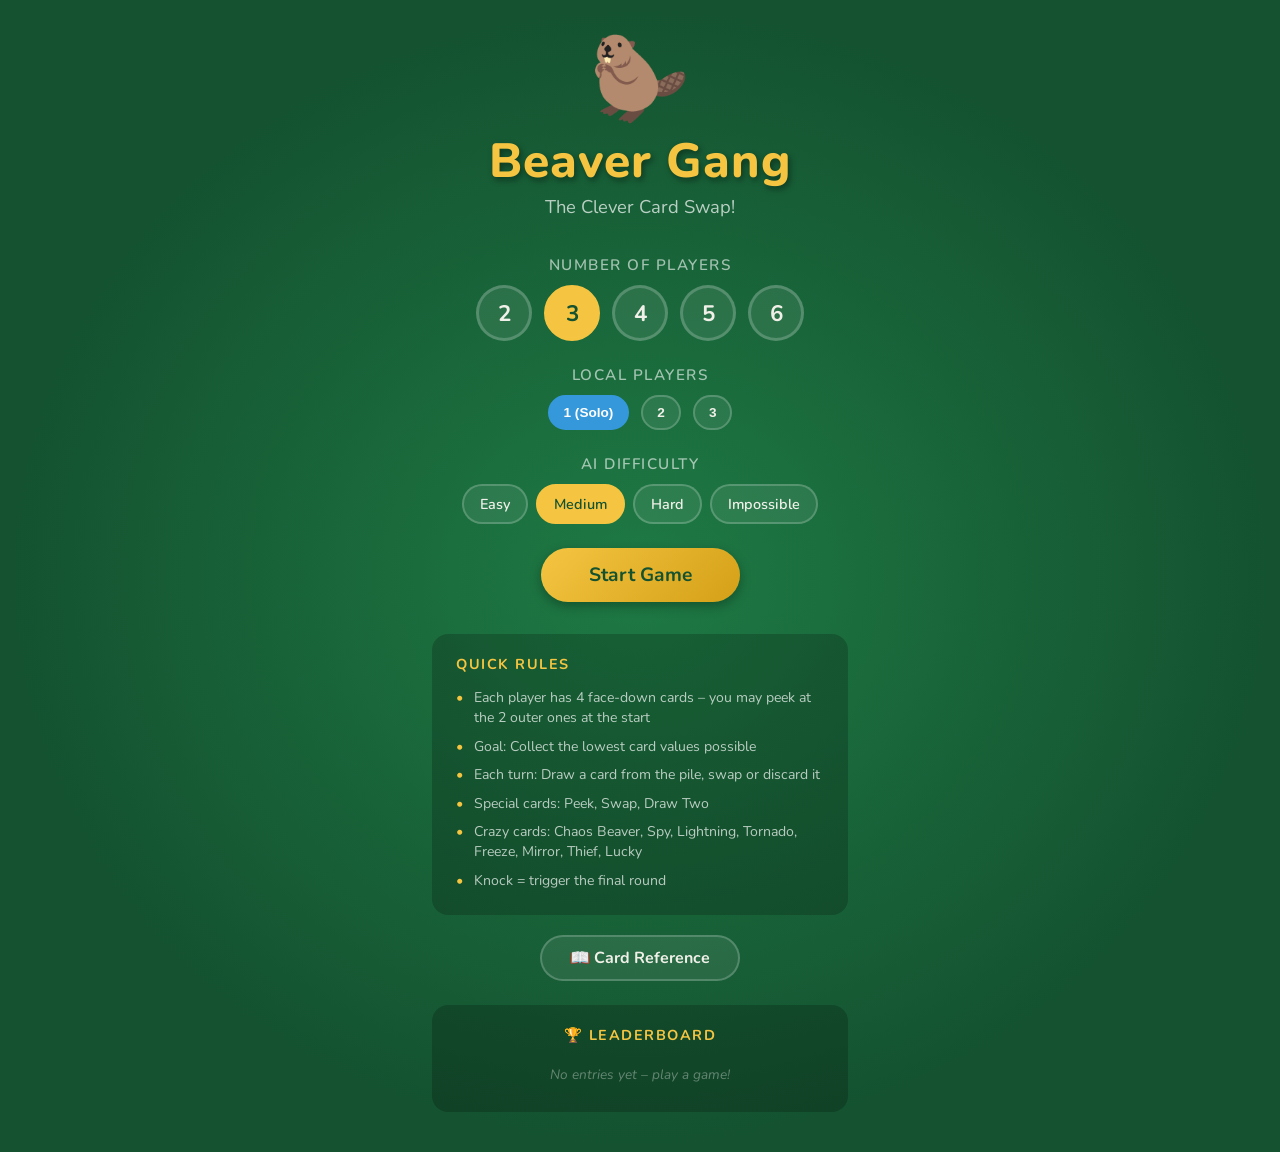
<file: English/Beavergang-iPad.html>
<!DOCTYPE html>
<html lang="en">
<head>
  <meta charset="UTF-8">
  <meta name="viewport" content="width=device-width, initial-scale=1.0">
  <meta name="apple-mobile-web-app-capable" content="yes">
  <meta name="apple-mobile-web-app-status-bar-style" content="black-translucent">
  <meta name="apple-mobile-web-app-title" content="Beaver Gang">
  <meta name="mobile-web-app-capable" content="yes">

  <title>Beaver Gang – The Clever Card Swap</title>
  <style>
/* iPad touch optimizations */
* { -webkit-tap-highlight-color: transparent; }
body { -webkit-touch-callout: none; }
input, select, textarea { -webkit-user-select: auto; user-select: auto; }
button { cursor: pointer; touch-action: manipulation; }

/* === RESET & BASE === */
*, *::before, *::after {
  box-sizing: border-box;
  margin: 0;
  padding: 0;
}

:root {
  --table-green: #1a6b3c;
  --table-dark: #145230;
  --felt: #1e7a44;
  --card-width: 72px;
  --card-height: 100px;
  --card-radius: 10px;
  --card-back: #2c5aa0;
  --card-back-dark: #1e3d6f;
  --gold: #f5c542;
  --gold-dark: #d4a017;
  --text-light: #f0f0e8;
  --shadow: 0 4px 12px rgba(0,0,0,0.3);
  --shadow-sm: 0 2px 6px rgba(0,0,0,0.2);
  --transition: 0.3s ease;
}

body {
  font-family: 'Nunito', system-ui, sans-serif;
  background: var(--table-dark);
  color: var(--text-light);
  min-height: 100vh;
  overflow-x: hidden;
}

.hidden { display: none !important; }

/* === START SCREEN === */
#start-screen {
  min-height: 100vh;
  display: flex;
  align-items: center;
  justify-content: center;
  background: radial-gradient(ellipse at center, var(--felt) 0%, var(--table-dark) 70%);
}

.start-container {
  text-align: center;
  max-width: 480px;
  padding: 40px 32px;
}

.beaver-logo {
  font-size: 80px;
  line-height: 1;
  margin-bottom: 8px;
  animation: float 3s ease-in-out infinite;
}

@keyframes float {
  0%, 100% { transform: translateY(0); }
  50% { transform: translateY(-12px); }
}

.start-container h1 {
  font-size: 3rem;
  font-weight: 800;
  color: var(--gold);
  text-shadow: 2px 3px 6px rgba(0,0,0,0.4);
  letter-spacing: 1px;
}

.subtitle {
  font-size: 1.15rem;
  color: rgba(255,255,255,0.7);
  margin-bottom: 36px;
}

.start-options {
  margin-bottom: 32px;
}

.start-options label {
  display: block;
  font-size: 0.95rem;
  color: rgba(255,255,255,0.6);
  margin-bottom: 10px;
  text-transform: uppercase;
  letter-spacing: 1.5px;
  font-weight: 600;
}

.player-buttons {
  display: flex;
  gap: 12px;
  justify-content: center;
  margin-bottom: 24px;
}

.player-count-btn {
  width: 56px;
  height: 56px;
  border-radius: 50%;
  border: 3px solid rgba(255,255,255,0.2);
  background: rgba(255,255,255,0.08);
  color: var(--text-light);
  font-size: 1.4rem;
  font-weight: 700;
  cursor: pointer;
  transition: var(--transition);
  font-family: inherit;
}

.player-count-btn:hover {
  border-color: var(--gold);
  background: rgba(245,197,66,0.15);
}

.player-count-btn.active {
  border-color: var(--gold);
  background: var(--gold);
  color: var(--table-dark);
}

/* Difficulty buttons */
.difficulty-buttons {
  display: flex;
  gap: 8px;
  justify-content: center;
  margin-bottom: 24px;
  flex-wrap: wrap;
}

.diff-btn {
  padding: 8px 16px;
  border-radius: 25px;
  border: 2px solid rgba(255,255,255,0.2);
  background: rgba(255,255,255,0.08);
  color: var(--text-light);
  font-size: 0.9rem;
  font-weight: 600;
  cursor: pointer;
  transition: var(--transition);
  font-family: inherit;
}

.diff-btn:hover {
  border-color: var(--gold);
  background: rgba(245,197,66,0.15);
}

.diff-btn.active {
  border-color: var(--gold);
  background: var(--gold);
  color: var(--table-dark);
}

.diff-btn[data-diff="impossible"].active {
  background: linear-gradient(135deg, #e74c3c, #c0392b);
  border-color: #e74c3c;
  color: white;
}

.human-count-btn {
  padding: 8px 14px;
  border-radius: 25px;
  border: 2px solid rgba(255,255,255,0.2);
  background: rgba(255,255,255,0.08);
  color: var(--text-light);
  font-weight: 600;
  cursor: pointer;
  transition: all 0.2s;
  font-size: 0.85rem;
}
.human-count-btn:hover {
  border-color: #3498db;
  background: rgba(52,152,219,0.15);
}
.human-count-btn.active {
  border-color: #3498db;
  background: #3498db;
  color: white;
}

/* Pass device overlay */
.pass-device-content {
  text-align: center;
  padding: 40px;
}
.pass-device-content h2 {
  font-size: 2rem;
  margin-bottom: 10px;
}
.pass-device-content p {
  font-size: 1.2rem;
  margin-bottom: 30px;
  opacity: 0.8;
}
.pass-device-ready-btn {
  padding: 15px 40px;
  font-size: 1.2rem;
  font-weight: 700;
  border: none;
  border-radius: 30px;
  background: linear-gradient(135deg, #3498db, #2980b9);
  color: white;
  cursor: pointer;
  transition: transform 0.2s, box-shadow 0.2s;
  box-shadow: 0 4px 15px rgba(52,152,219,0.4);
}
.pass-device-ready-btn:hover {
  transform: scale(1.05);
  box-shadow: 0 6px 20px rgba(52,152,219,0.6);
}

#start-btn {
  display: inline-block;
  padding: 14px 48px;
  font-size: 1.2rem;
  font-weight: 700;
  font-family: inherit;
  border: none;
  border-radius: 50px;
  background: linear-gradient(135deg, var(--gold), var(--gold-dark));
  color: var(--table-dark);
  cursor: pointer;
  transition: var(--transition);
  box-shadow: var(--shadow);
}

#start-btn:hover {
  transform: translateY(-2px);
  box-shadow: 0 6px 20px rgba(0,0,0,0.35);
}

.rules-summary {
  text-align: left;
  background: rgba(0,0,0,0.2);
  border-radius: 16px;
  padding: 20px 24px;
  margin-top: 8px;
}

.rules-summary h3 {
  font-size: 0.9rem;
  text-transform: uppercase;
  letter-spacing: 1.5px;
  color: var(--gold);
  margin-bottom: 10px;
}

.rules-summary ul {
  list-style: none;
  padding: 0;
}

.rules-summary li {
  font-size: 0.88rem;
  color: rgba(255,255,255,0.7);
  padding: 4px 0 4px 18px;
  position: relative;
  line-height: 1.45;
}

.rules-summary li::before {
  content: '•';
  position: absolute;
  left: 0;
  color: var(--gold);
}

/* === GAME SCREEN === */
#game-screen {
  min-height: 100vh;
  display: flex;
  flex-direction: column;
  background: radial-gradient(ellipse at center bottom, var(--felt) 0%, var(--table-dark) 80%);
}

/* Header */
#game-header {
  display: flex;
  justify-content: space-between;
  align-items: center;
  padding: 10px 20px;
  background: rgba(0,0,0,0.25);
  border-bottom: 1px solid rgba(255,255,255,0.08);
  flex-shrink: 0;
}

#round-info {
  font-size: 1rem;
  font-weight: 700;
  color: var(--gold);
}

#score-board {
  display: flex;
  gap: 16px;
  font-size: 0.85rem;
}

.score-entry {
  display: flex;
  align-items: center;
  gap: 6px;
}

.score-entry .score-name {
  color: rgba(255,255,255,0.6);
}

.score-entry .score-value {
  font-weight: 700;
  color: var(--text-light);
  background: rgba(255,255,255,0.1);
  padding: 2px 8px;
  border-radius: 10px;
}

.score-entry.active-player .score-name {
  color: var(--gold);
}

/* Game table */
#game-table {
  flex: 1;
  display: flex;
  flex-direction: column;
  justify-content: space-between;
  padding: 12px 20px 20px;
  max-width: 900px;
  margin: 0 auto;
  width: 100%;
}

/* === OPPONENTS === */
#opponents-area {
  display: flex;
  justify-content: center;
  gap: 40px;
  flex-wrap: wrap;
}

.opponent {
  text-align: center;
}

.player-banner {
  display: inline-flex;
  align-items: center;
  gap: 8px;
  padding: 5px 14px;
  border-radius: 20px;
  margin-bottom: 8px;
  font-size: 0.85rem;
  font-weight: 600;
}

.opponent .player-banner {
  background: rgba(255,255,255,0.1);
}

.opponent .player-banner.current-turn {
  background: var(--gold);
  color: var(--table-dark);
}

.opponent .player-banner.knocked {
  background: #e74c3c;
  color: white;
}

.player-round-score {
  font-weight: 400;
  opacity: 0.7;
  font-size: 0.8rem;
}

.player-cards {
  display: flex;
  gap: 6px;
  justify-content: center;
}

/* === CARDS === */
.card {
  width: var(--card-width);
  height: var(--card-height);
  border-radius: var(--card-radius);
  display: flex;
  align-items: center;
  justify-content: center;
  font-weight: 700;
  font-family: inherit;
  position: relative;
  transition: transform 0.2s ease, box-shadow 0.2s ease;
  user-select: none;
  flex-shrink: 0;
}

.card-back {
  background: linear-gradient(135deg, var(--card-back) 0%, var(--card-back-dark) 100%);
  border: 2px solid rgba(255,255,255,0.15);
  box-shadow: var(--shadow-sm);
}

.card-back::after {
  content: '🦫';
  font-size: 28px;
  opacity: 0.4;
}

.pile-card::after {
  content: '' !important;
  display: none;
}

.pile-card .pile-count {
  font-size: 1.4rem;
  color: rgba(255,255,255,0.7);
}

.card-face {
  border: 2px solid rgba(0,0,0,0.15);
  box-shadow: var(--shadow-sm);
  flex-direction: column;
  gap: 2px;
}

.card-face .card-value {
  font-size: 1.8rem;
  line-height: 1;
}

.card-face .card-label {
  font-size: 0.55rem;
  text-transform: uppercase;
  letter-spacing: 1px;
  opacity: 0.7;
}

.card-face .card-icon {
  font-size: 1.2rem;
  line-height: 1;
}

/* Number card colors */
.card-num-0 { background: linear-gradient(135deg, #27ae60, #1e8449); color: white; }
.card-num-1 { background: linear-gradient(135deg, #2ecc71, #27ae60); color: white; }
.card-num-2 { background: linear-gradient(135deg, #52be80, #2ecc71); color: white; }
.card-num-3 { background: linear-gradient(135deg, #82e0aa, #52be80); color: #1a5c2e; }
.card-num-4 { background: linear-gradient(135deg, #f9e79f, #f4d03f); color: #7d6608; }
.card-num-5 { background: linear-gradient(135deg, #f5b041, #f39c12); color: white; }
.card-num-6 { background: linear-gradient(135deg, #eb984e, #e67e22); color: white; }
.card-num-7 { background: linear-gradient(135deg, #e74c3c, #c0392b); color: white; }
.card-num-8 { background: linear-gradient(135deg, #c0392b, #922b21); color: white; }
.card-num-9 { background: linear-gradient(135deg, #8e44ad, #6c3483); color: white; }

/* Special card colors */
.card-peek { background: linear-gradient(135deg, #3498db, #2471a3); color: white; }
.card-swap { background: linear-gradient(135deg, #e67e22, #ca6f1e); color: white; }
.card-draw-two { background: linear-gradient(135deg, #1abc9c, #17a589); color: white; }

/* Überbiber – the legendary card */
.card-ueberbiber {
  background: linear-gradient(135deg, #0f0c29, #302b63, #24243e, #0f0c29);
  color: #fff;
  text-shadow: 0 0 12px #bf5af2, 0 0 24px #bf5af2, 0 0 48px #6e3aaf;
  animation: uberGlow 2s ease-in-out infinite alternate;
  border: 2px solid #bf5af2 !important;
  box-shadow: 0 0 15px rgba(191,90,242,0.6), inset 0 0 15px rgba(191,90,242,0.15);
  position: relative;
  overflow: hidden;
}
.card-ueberbiber::before {
  content: '';
  position: absolute; inset: 0;
  background: radial-gradient(circle at 30% 40%, rgba(191,90,242,0.25), transparent 60%),
              radial-gradient(circle at 70% 60%, rgba(100,200,255,0.2), transparent 50%);
  pointer-events: none;
}
.card-ueberbiber .card-value-uber { font-size: 1.4em; letter-spacing: 1px; }
.card-ueberbiber .card-icon { font-size: 1.5em; filter: drop-shadow(0 0 6px #bf5af2); }
.card-ueberbiber .card-label { font-size: 0.55em; letter-spacing: 2px; text-transform: uppercase; opacity: 0.85; }
@keyframes uberGlow {
  from { box-shadow: 0 0 10px rgba(191,90,242,0.5), inset 0 0 10px rgba(191,90,242,0.1); }
  to   { box-shadow: 0 0 25px rgba(191,90,242,0.8), 0 0 50px rgba(100,200,255,0.3), inset 0 0 20px rgba(191,90,242,0.2); }
}

/* Fluchbiber – the cursed card */
.card-fluchbiber {
  background: linear-gradient(135deg, #1a0000, #4a0000, #8b0000, #4a0000, #1a0000);
  color: #ff0000;
  text-shadow: 0 0 12px #ff0000, 0 0 24px #ff4444, 0 0 48px #880000;
  animation: fluchGlow 1.5s ease-in-out infinite alternate;
  border: 2px solid #ff0000 !important;
  box-shadow: 0 0 15px rgba(255,0,0,0.6), inset 0 0 15px rgba(255,0,0,0.15);
  position: relative;
  overflow: hidden;
}
.card-fluchbiber::before {
  content: '';
  position: absolute; inset: 0;
  background: radial-gradient(circle at 50% 50%, rgba(255,0,0,0.2), transparent 60%),
              radial-gradient(circle at 30% 70%, rgba(255,100,0,0.15), transparent 50%);
  pointer-events: none;
}
.card-fluchbiber .card-value-uber { font-size: 1.4em; letter-spacing: 1px; }
.card-fluchbiber .card-icon { font-size: 1.5em; filter: drop-shadow(0 0 6px #ff0000); }
.card-fluchbiber .card-label { font-size: 0.55em; letter-spacing: 2px; text-transform: uppercase; opacity: 0.85; }
@keyframes fluchGlow {
  from { box-shadow: 0 0 10px rgba(255,0,0,0.5), inset 0 0 10px rgba(255,0,0,0.1); }
  to   { box-shadow: 0 0 25px rgba(255,0,0,0.9), 0 0 50px rgba(255,50,0,0.4), inset 0 0 20px rgba(255,0,0,0.2); }
}

/* Minus card colors */
.card-num--3 { background: linear-gradient(135deg, #f7971e, #ffd200, #f7971e); color: #333; text-shadow: 0 0 8px rgba(255,255,255,0.5); }
.card-num--2 { background: linear-gradient(135deg, #667db6, #0082c8, #667db6); color: white; text-shadow: 0 0 6px rgba(100,200,255,0.4); }
.card-num--1 { background: linear-gradient(135deg, #00c6ff, #0072ff); color: white; }
.card-chaos { background: linear-gradient(135deg, #f12711, #f5af19); color: white; }
.card-spion { background: linear-gradient(135deg, #3a1c71, #d76d77); color: white; }
.card-blitz { background: linear-gradient(135deg, #f7971e, #ffd200); color: #333; }

.empty-pile {
  background: rgba(255,255,255,0.05);
  border: 2px dashed rgba(255,255,255,0.15);
  color: rgba(255,255,255,0.3);
  font-size: 0.75rem;
}

/* Card interactivity */
.card.clickable {
  cursor: pointer;
}

.card.clickable:hover {
  transform: translateY(-6px);
  box-shadow: 0 8px 20px rgba(0,0,0,0.4);
}

.card.highlighted {
  box-shadow: 0 0 0 3px var(--gold), 0 6px 16px rgba(245,197,66,0.4);
  animation: pulse-glow 1.5s ease-in-out infinite;
}

@keyframes pulse-glow {
  0%, 100% { box-shadow: 0 0 0 3px var(--gold), 0 6px 16px rgba(245,197,66,0.3); }
  50% { box-shadow: 0 0 0 5px var(--gold), 0 6px 24px rgba(245,197,66,0.5); }
}

.card.selected {
  transform: translateY(-8px);
  box-shadow: 0 0 0 3px #3498db, 0 8px 20px rgba(52,152,219,0.4);
}

.card.dimmed {
  opacity: 0.4;
  pointer-events: none;
}

/* Opponent small cards */
.opponent .card {
  --card-width: 52px;
  --card-height: 72px;
  --card-radius: 7px;
}

.opponent .card-back::after {
  font-size: 18px;
}

.opponent .card-face .card-value {
  font-size: 1.3rem;
}

.opponent .card-face .card-label {
  font-size: 0.45rem;
}

.opponent .card-face .card-icon {
  font-size: 0.9rem;
}

/* === TABLE CENTER === */
#table-center {
  display: flex;
  align-items: center;
  justify-content: center;
  gap: 24px;
  padding: 16px 0;
}

.pile {
  text-align: center;
}

.pile .card {
  cursor: default;
}

.pile.clickable .card {
  cursor: pointer;
}

.pile.clickable .card:hover {
  transform: translateY(-4px);
  box-shadow: 0 0 0 3px var(--gold), var(--shadow);
}

.pile-label {
  font-size: 0.7rem;
  color: rgba(255,255,255,0.4);
  margin-top: 6px;
  text-transform: uppercase;
  letter-spacing: 1px;
}

#drawn-card-area {
  text-align: center;
}

.drawn-card-wrapper {
  position: relative;
}

.drawn-label {
  font-size: 0.7rem;
  color: var(--gold);
  margin-top: 6px;
  font-weight: 600;
  text-transform: uppercase;
  letter-spacing: 1px;
}

#drawn-card {
  animation: card-appear 0.3s ease-out;
}

@keyframes card-appear {
  from { transform: scale(0.5) rotate(-10deg); opacity: 0; }
  to { transform: scale(1) rotate(0deg); opacity: 1; }
}

/* === INFO BAR === */
#info-bar {
  text-align: center;
  padding: 12px 0;
  min-height: 80px;
  display: flex;
  flex-direction: column;
  align-items: center;
  justify-content: center;
  gap: 10px;
}

#game-message {
  font-size: 1.05rem;
  font-weight: 600;
  color: var(--text-light);
  line-height: 1.4;
}

#action-buttons {
  display: flex;
  gap: 10px;
  flex-wrap: wrap;
  justify-content: center;
}

.action-btn {
  padding: 8px 20px;
  border: none;
  border-radius: 25px;
  font-family: inherit;
  font-size: 0.9rem;
  font-weight: 700;
  cursor: pointer;
  transition: var(--transition);
}

.action-btn:hover {
  transform: translateY(-2px);
}

.action-btn.primary {
  background: linear-gradient(135deg, var(--gold), var(--gold-dark));
  color: var(--table-dark);
  box-shadow: var(--shadow-sm);
}

.action-btn.secondary {
  background: rgba(255,255,255,0.15);
  color: var(--text-light);
  border: 1px solid rgba(255,255,255,0.2);
}

.action-btn.danger {
  background: linear-gradient(135deg, #e74c3c, #c0392b);
  color: white;
  box-shadow: var(--shadow-sm);
}

.action-btn.knock {
  background: linear-gradient(135deg, #e67e22, #d35400);
  color: white;
  box-shadow: var(--shadow-sm);
}

/* === HUMAN PLAYER === */
#human-player {
  text-align: center;
  padding-top: 8px;
}

.human-banner {
  background: rgba(245,197,66,0.15);
  border: 1px solid rgba(245,197,66,0.3);
}

.human-banner.current-turn {
  background: var(--gold);
  color: var(--table-dark);
}

.human-banner.knocked {
  background: #e74c3c;
  color: white;
  border-color: #c0392b;
}

#human-cards {
  display: flex;
  gap: 10px;
  justify-content: center;
  padding: 4px 0 8px;
}

#human-cards .card {
  --card-width: 84px;
  --card-height: 118px;
}

#human-cards .card-face .card-value {
  font-size: 2.2rem;
}

#human-cards .card-face .card-label {
  font-size: 0.6rem;
}

#human-cards .card-face .card-icon {
  font-size: 1.4rem;
}

.card-slot-label {
  font-size: 0.65rem;
  color: rgba(255,255,255,0.35);
  margin-top: 4px;
}

/* === OVERLAYS === */
.overlay {
  position: fixed;
  inset: 0;
  background: rgba(0,0,0,0.7);
  display: flex;
  align-items: center;
  justify-content: center;
  z-index: 100;
  backdrop-filter: blur(4px);
  animation: overlay-in 0.3s ease;
}

@keyframes overlay-in {
  from { opacity: 0; }
  to { opacity: 1; }
}

.overlay-content {
  background: linear-gradient(145deg, #2c3e50, #1a252f);
  border: 1px solid rgba(255,255,255,0.1);
  border-radius: 20px;
  padding: 32px 40px;
  max-width: 520px;
  width: 90%;
  text-align: center;
  box-shadow: 0 20px 60px rgba(0,0,0,0.5);
}

.overlay-content h2 {
  font-size: 1.6rem;
  color: var(--gold);
  margin-bottom: 20px;
}

.overlay-content button {
  margin-top: 20px;
  padding: 12px 36px;
  border: none;
  border-radius: 50px;
  font-family: inherit;
  font-size: 1rem;
  font-weight: 700;
  cursor: pointer;
  background: linear-gradient(135deg, var(--gold), var(--gold-dark));
  color: var(--table-dark);
  transition: var(--transition);
}

.overlay-content button:hover {
  transform: translateY(-2px);
}

/* Round results */
.result-row {
  display: flex;
  justify-content: space-between;
  align-items: center;
  padding: 10px 16px;
  border-radius: 10px;
  margin-bottom: 6px;
  font-size: 0.95rem;
}

.result-row:nth-child(odd) {
  background: rgba(255,255,255,0.05);
}

.result-row .result-name {
  font-weight: 600;
}

.result-row .result-cards {
  display: flex;
  gap: 4px;
}

.result-row .result-cards .mini-card {
  width: 32px;
  height: 44px;
  border-radius: 5px;
  display: flex;
  align-items: center;
  justify-content: center;
  font-size: 0.8rem;
  font-weight: 700;
}

.result-row .result-score {
  font-weight: 700;
  font-size: 1.1rem;
  min-width: 40px;
  text-align: right;
}

.result-row.winner {
  background: rgba(245,197,66,0.15);
  border: 1px solid rgba(245,197,66,0.3);
}

.result-row.knocker .result-name::after {
  content: ' 👊';
}

/* Peek overlay */
.peek-content {
  max-width: 360px;
}

#peek-card-display {
  display: flex;
  justify-content: center;
  margin: 16px 0;
}

#peek-card-display .card {
  --card-width: 90px;
  --card-height: 126px;
  animation: card-appear 0.4s ease-out;
}

#peek-card-display .card-face .card-value {
  font-size: 2.4rem;
}

#peek-message {
  color: rgba(255,255,255,0.7);
  font-size: 0.9rem;
  margin-bottom: 4px;
}

/* Final results table */
.final-table {
  width: 100%;
  border-collapse: collapse;
  margin: 12px 0;
}

.final-table th {
  padding: 8px 6px;
  font-size: 0.75rem;
  text-transform: uppercase;
  letter-spacing: 1px;
  color: rgba(255,255,255,0.5);
  border-bottom: 1px solid rgba(255,255,255,0.1);
}

.final-table td {
  padding: 8px 6px;
  font-size: 0.95rem;
}

.final-table tr.winner-row td {
  color: var(--gold);
  font-weight: 700;
}

.final-table .total-col {
  font-weight: 700;
  font-size: 1.05rem;
}

/* AI thinking indicator */
.ai-thinking {
  display: inline-flex;
  align-items: center;
  gap: 8px;
}

.ai-thinking .dots span {
  display: inline-block;
  width: 6px;
  height: 6px;
  border-radius: 50%;
  background: var(--gold);
  animation: dot-bounce 1.2s ease-in-out infinite;
}

.ai-thinking .dots span:nth-child(2) { animation-delay: 0.2s; }
.ai-thinking .dots span:nth-child(3) { animation-delay: 0.4s; }

@keyframes dot-bounce {
  0%, 80%, 100% { transform: translateY(0); opacity: 0.3; }
  40% { transform: translateY(-6px); opacity: 1; }
}

/* Card reveal animation */
.card.revealing {
  animation: card-flip 0.5s ease-in-out;
}

@keyframes card-flip {
  0% { transform: rotateY(0deg); }
  50% { transform: rotateY(90deg); }
  100% { transform: rotateY(0deg); }
}

/* === ADMIN PANEL === */
#admin-toggle {
  background: rgba(255,255,255,0.1);
  border: 1px solid rgba(255,255,255,0.15);
  color: var(--text-light);
  font-size: 1.3rem;
  width: 36px;
  height: 36px;
  border-radius: 50%;
  cursor: pointer;
  transition: var(--transition);
  display: flex;
  align-items: center;
  justify-content: center;
  flex-shrink: 0;
  padding: 0;
  line-height: 1;
}

#admin-toggle:hover {
  background: rgba(255,255,255,0.2);
  transform: rotate(45deg);
}

.admin-panel {
  position: fixed;
  top: 0;
  right: 0;
  width: 420px;
  max-width: 95vw;
  height: 100vh;
  background: linear-gradient(180deg, #1a1a2e 0%, #16213e 100%);
  border-left: 1px solid rgba(255,255,255,0.1);
  z-index: 200;
  display: flex;
  flex-direction: column;
  box-shadow: -8px 0 30px rgba(0,0,0,0.5);
  animation: admin-slide-in 0.25s ease-out;
  overflow: hidden;
}

.admin-panel.hidden {
  display: none !important;
}

@keyframes admin-slide-in {
  from { transform: translateX(100%); }
  to { transform: translateX(0); }
}

.admin-header {
  display: flex;
  justify-content: space-between;
  align-items: center;
  padding: 14px 18px;
  background: rgba(0,0,0,0.3);
  border-bottom: 1px solid rgba(255,255,255,0.08);
  flex-shrink: 0;
}

.admin-header h3 {
  font-size: 1rem;
  color: #e74c3c;
  text-transform: uppercase;
  letter-spacing: 2px;
  font-weight: 800;
}

#admin-close {
  background: none;
  border: none;
  color: rgba(255,255,255,0.5);
  font-size: 1.5rem;
  cursor: pointer;
  padding: 0;
  line-height: 1;
  transition: var(--transition);
}

#admin-close:hover { color: white; }

.admin-body {
  flex: 1;
  overflow-y: auto;
  padding: 12px 16px;
}

.admin-section {
  margin-bottom: 16px;
  padding-bottom: 14px;
  border-bottom: 1px solid rgba(255,255,255,0.06);
}

.admin-section:last-child { border-bottom: none; }

.admin-section h4 {
  font-size: 0.7rem;
  text-transform: uppercase;
  letter-spacing: 1.5px;
  color: #e74c3c;
  margin-bottom: 8px;
  font-weight: 700;
}

/* State info grid */
.admin-state-grid {
  display: grid;
  grid-template-columns: 1fr 1fr;
  gap: 4px 12px;
  font-size: 0.78rem;
}

.admin-state-grid .asg-label {
  color: rgba(255,255,255,0.45);
}

.admin-state-grid .asg-value {
  color: var(--text-light);
  font-weight: 600;
  text-align: right;
}

/* X-Ray toggle */
.admin-toggle-row {
  display: flex;
  align-items: center;
  gap: 10px;
  font-size: 0.85rem;
  cursor: pointer;
  padding: 6px 0;
}

.admin-toggle-row input[type="checkbox"] {
  accent-color: #e74c3c;
  width: 18px;
  height: 18px;
  cursor: pointer;
}

/* Player card rows */
.admin-player-block {
  margin-bottom: 12px;
}

.admin-player-row {
  display: flex;
  align-items: center;
  gap: 6px;
  margin-bottom: 6px;
}

.admin-player-name {
  font-size: 0.8rem;
  font-weight: 700;
  color: var(--gold);
  min-width: 80px;
}

.admin-score-input {
  width: 48px;
  padding: 3px 6px;
  border: 1px solid rgba(255,255,255,0.15);
  border-radius: 6px;
  background: rgba(255,255,255,0.08);
  color: var(--text-light);
  font-family: inherit;
  font-size: 0.8rem;
  font-weight: 700;
  text-align: center;
}

.admin-cards-row {
  display: flex;
  gap: 4px;
  flex-wrap: wrap;
}

.admin-card-select {
  width: 70px;
  padding: 4px 2px;
  border: 1px solid rgba(255,255,255,0.15);
  border-radius: 6px;
  background: rgba(255,255,255,0.08);
  color: var(--text-light);
  font-family: inherit;
  font-size: 0.72rem;
  cursor: pointer;
}

.admin-card-select:focus {
  border-color: #e74c3c;
  outline: none;
}

/* Action buttons */
.admin-actions {
  display: flex;
  flex-wrap: wrap;
  gap: 6px;
}

.admin-btn {
  padding: 6px 12px;
  border: 1px solid rgba(255,255,255,0.15);
  border-radius: 8px;
  background: rgba(255,255,255,0.06);
  color: var(--text-light);
  font-family: inherit;
  font-size: 0.75rem;
  font-weight: 600;
  cursor: pointer;
  transition: var(--transition);
}

.admin-btn:hover {
  background: rgba(255,255,255,0.15);
  border-color: rgba(255,255,255,0.3);
}

.admin-btn.admin-danger {
  border-color: rgba(231,76,60,0.4);
  color: #e74c3c;
}

.admin-btn.admin-danger:hover {
  background: rgba(231,76,60,0.2);
}

.admin-btn.admin-success {
  border-color: rgba(46,204,113,0.4);
  color: #2ecc71;
}

.admin-btn.admin-success:hover {
  background: rgba(46,204,113,0.2);
}

.admin-btn.admin-warn {
  border-color: rgba(241,196,15,0.4);
  color: #f1c40f;
}

.admin-btn.admin-warn:hover {
  background: rgba(241,196,15,0.2);
}

/* Draw pile control */
.admin-pile-row {
  display: flex;
  flex-wrap: wrap;
  gap: 4px;
  margin-top: 6px;
}

.admin-pile-btn {
  padding: 4px 8px;
  border: 1px solid rgba(255,255,255,0.12);
  border-radius: 5px;
  background: rgba(255,255,255,0.05);
  color: var(--text-light);
  font-size: 0.72rem;
  font-weight: 700;
  cursor: pointer;
  font-family: inherit;
  transition: var(--transition);
}

.admin-pile-btn:hover {
  background: rgba(255,255,255,0.15);
}

/* Difficulty buttons in admin */
.admin-diff-row {
  display: flex;
  gap: 6px;
  flex-wrap: wrap;
}

.admin-diff-btn {
  padding: 5px 12px;
  border: 1px solid rgba(255,255,255,0.15);
  border-radius: 8px;
  background: rgba(255,255,255,0.06);
  color: var(--text-light);
  font-family: inherit;
  font-size: 0.75rem;
  font-weight: 600;
  cursor: pointer;
  transition: var(--transition);
}

.admin-diff-btn.active {
  background: #e74c3c;
  border-color: #e74c3c;
  color: white;
}

.admin-diff-btn:hover {
  background: rgba(231,76,60,0.3);
}

/* New crazy card colors */
.card-tornado { background: linear-gradient(135deg, #536976, #292e49); color: white; }
.card-freeze { background: linear-gradient(135deg, #83a4d4, #b6fbff); color: #1a3a4a; }
.card-spiegel { background: linear-gradient(135deg, #c471f5, #fa71cd); color: white; }
.card-dieb { background: linear-gradient(135deg, #434343, #000000); color: #ff6b6b; }
.card-glueckspilz { background: linear-gradient(135deg, #11998e, #38ef7d); color: white; }

/* Card reference trigger on start screen */
.card-ref-trigger {
  display: inline-block;
  padding: 10px 28px;
  font-size: 1rem;
  font-weight: 700;
  font-family: inherit;
  border: 2px solid rgba(255,255,255,0.2);
  border-radius: 50px;
  background: rgba(255,255,255,0.08);
  color: var(--text-light);
  cursor: pointer;
  transition: var(--transition);
  margin: 20px 0 8px;
}

.card-ref-trigger:hover {
  border-color: var(--gold);
  background: rgba(245,197,66,0.15);
  transform: translateY(-2px);
}

/* Header icon button */
.header-icon-btn {
  background: rgba(255,255,255,0.1);
  border: 1px solid rgba(255,255,255,0.15);
  color: var(--text-light);
  font-size: 1.1rem;
  width: 36px;
  height: 36px;
  border-radius: 50%;
  cursor: pointer;
  transition: var(--transition);
  display: flex;
  align-items: center;
  justify-content: center;
  flex-shrink: 0;
  padding: 0;
  line-height: 1;
}

.header-icon-btn:hover {
  background: rgba(255,255,255,0.2);
}

/* High Score Area */
.highscore-area {
  background: rgba(0,0,0,0.2);
  border-radius: 16px;
  padding: 20px 24px;
  margin-top: 16px;
  text-align: center;
}

.highscore-area h3 {
  font-size: 0.9rem;
  text-transform: uppercase;
  letter-spacing: 1.5px;
  color: var(--gold);
  margin-bottom: 12px;
}

.highscore-table {
  width: 100%;
  border-collapse: collapse;
  font-size: 0.82rem;
}

.highscore-table th {
  padding: 6px 4px;
  font-size: 0.65rem;
  text-transform: uppercase;
  letter-spacing: 1px;
  color: rgba(255,255,255,0.4);
  border-bottom: 1px solid rgba(255,255,255,0.1);
  text-align: left;
}

.highscore-table td {
  padding: 5px 4px;
  color: rgba(255,255,255,0.7);
}

.highscore-table tr.hs-winner td {
  color: var(--gold);
  font-weight: 700;
}

.no-scores {
  font-size: 0.85rem;
  color: rgba(255,255,255,0.35);
  font-style: italic;
  padding: 8px 0;
}

/* Card Reference Overlay */
.card-ref-content {
  max-width: 640px;
  max-height: 85vh;
  overflow-y: auto;
}

#card-ref-grid {
  display: flex;
  flex-direction: column;
  gap: 6px;
  text-align: left;
  margin: 12px 0;
}

.card-ref-item {
  display: flex;
  align-items: center;
  gap: 12px;
  padding: 10px 14px;
  border-radius: 12px;
  background: rgba(255,255,255,0.04);
  border: 1px solid rgba(255,255,255,0.06);
  transition: var(--transition);
}

.card-ref-item:hover {
  background: rgba(255,255,255,0.08);
}

.card-ref-icon {
  font-size: 1.8rem;
  min-width: 40px;
  text-align: center;
  line-height: 1;
}

.card-ref-info {
  flex: 1;
  min-width: 0;
}

.card-ref-name {
  font-weight: 700;
  font-size: 0.92rem;
  color: var(--text-light);
  margin-bottom: 2px;
}

.card-ref-desc {
  font-size: 0.78rem;
  color: rgba(255,255,255,0.6);
  line-height: 1.35;
}

.card-ref-meta {
  font-size: 0.7rem;
  color: rgba(255,255,255,0.4);
  margin-top: 3px;
}

.card-ref-meta strong {
  color: var(--gold);
}

/* Lucky card buttons */
.lucky-card-btn {
  background: linear-gradient(135deg, #11998e, #38ef7d) !important;
  color: white !important;
  font-weight: 700 !important;
  min-width: 80px;
}

.lucky-card-btn:hover {
  box-shadow: 0 4px 16px rgba(17,153,142,0.4);
}

/* Admin range slider */
.admin-body input[type="range"] {
  -webkit-appearance: none;
  appearance: none;
  height: 6px;
  border-radius: 3px;
  background: rgba(255,255,255,0.15);
  outline: none;
}

.admin-body input[type="range"]::-webkit-slider-thumb {
  -webkit-appearance: none;
  width: 16px;
  height: 16px;
  border-radius: 50%;
  background: #e74c3c;
  cursor: pointer;
}

/* Admin memory chips */
.admin-memory-chip {
  display: inline-block;
  padding: 2px 8px;
  border-radius: 6px;
  font-size: 0.75rem;
  font-weight: 700;
  margin: 0 2px;
  min-width: 28px;
  text-align: center;
}

.admin-memory-chip.mem-good { background: rgba(46,204,113,0.3); color: #2ecc71; }
.admin-memory-chip.mem-mid { background: rgba(241,196,15,0.3); color: #f1c40f; }
.admin-memory-chip.mem-bad { background: rgba(231,76,60,0.3); color: #e74c3c; }
.admin-memory-chip.mem-unknown { background: rgba(255,255,255,0.08); color: rgba(255,255,255,0.3); }

/* Admin deck grid */
.admin-deck-grid {
  display: grid;
  grid-template-columns: repeat(auto-fill, minmax(52px, 1fr));
  gap: 4px;
}

.admin-deck-chip {
  text-align: center;
  padding: 4px;
  border-radius: 6px;
  background: rgba(255,255,255,0.06);
  border: 1px solid rgba(255,255,255,0.1);
}

.admin-deck-chip .adc-count {
  font-weight: 700;
  font-size: 0.85rem;
  color: var(--text-light);
}

.admin-deck-chip .adc-label {
  color: rgba(255,255,255,0.5);
  font-size: 0.6rem;
}

/* Admin log */
.admin-log-container {
  max-height: 120px;
  overflow-y: auto;
  font-size: 0.72rem;
}

.admin-log-entry {
  padding: 3px 0;
  color: rgba(255,255,255,0.6);
  border-bottom: 1px solid rgba(255,255,255,0.04);
}

.admin-log-empty {
  color: rgba(255,255,255,0.3);
  font-style: italic;
}

/* Responsive */
@media (max-width: 600px) {
  :root {
    --card-width: 60px;
    --card-height: 84px;
  }

  #human-cards .card {
    --card-width: 70px;
    --card-height: 98px;
  }

  .opponent .card {
    --card-width: 44px;
    --card-height: 62px;
  }

  #table-center { gap: 16px; }
  #opponents-area { gap: 20px; }

  .start-container h1 { font-size: 2.2rem; }
  .beaver-logo { font-size: 56px; }

  .overlay-content { padding: 24px 20px; }
}

</style>
  <link rel="preconnect" href="https://fonts.googleapis.com">
  <link rel="preconnect" href="https://fonts.gstatic.com" crossorigin>
  <link href="https://fonts.googleapis.com/css2?family=Nunito:wght@400;600;700;800&display=swap" rel="stylesheet">
</head>
<body>

  <!-- ==================== START SCREEN ==================== -->
  <div id="start-screen">
    <div class="start-container">
      <div class="logo-area">
        <div class="beaver-logo">🦫</div>
        <h1>Beaver Gang</h1>
        <p class="subtitle">The Clever Card Swap!</p>
      </div>
      <div class="start-options">
        <label>Number of Players</label>
        <div class="player-buttons">
          <button class="player-count-btn" data-count="2">2</button>
          <button class="player-count-btn active" data-count="3">3</button>
          <button class="player-count-btn" data-count="4">4</button>
          <button class="player-count-btn" data-count="5">5</button>
          <button class="player-count-btn" data-count="6">6</button>
        </div>
        <label>Local Players</label>
        <div class="player-buttons">
          <button class="human-count-btn active" data-humans="1">1 (Solo)</button>
          <button class="human-count-btn" data-humans="2">2</button>
          <button class="human-count-btn" data-humans="3">3</button>
          <button class="human-count-btn" data-humans="4">4</button>
        </div>
        <label>AI Difficulty</label>
        <div class="difficulty-buttons">
          <button class="diff-btn" data-diff="easy">Easy</button>
          <button class="diff-btn active" data-diff="medium">Medium</button>
          <button class="diff-btn" data-diff="hard">Hard</button>
          <button class="diff-btn" data-diff="impossible">Impossible</button>
        </div>
        <button id="start-btn">Start Game</button>
      </div>
      <div class="rules-summary">
        <h3>Quick Rules</h3>
        <ul>
          <li>Each player has 4 face-down cards – you may peek at the 2 outer ones at the start</li>
          <li>Goal: Collect the lowest card values possible</li>
          <li>Each turn: Draw a card from the pile, swap or discard it</li>
          <li>Special cards: Peek, Swap, Draw Two</li>
          <li>Crazy cards: Chaos Beaver, Spy, Lightning, Tornado, Freeze, Mirror, Thief, Lucky</li>
          <li>Knock = trigger the final round</li>
        </ul>
      </div>
      <button id="card-ref-start-btn" class="card-ref-trigger">📖 Card Reference</button>
      <div class="highscore-area">
        <h3>🏆 Leaderboard</h3>
        <div id="highscore-list"></div>
      </div>
    </div>
  </div>

  <!-- ==================== GAME SCREEN ==================== -->
  <div id="game-screen" class="hidden">

    <!-- Header bar -->
    <div id="game-header">
      <div id="round-info">Round 1</div>
      <div id="score-board"></div>
      <button id="card-ref-btn" class="header-icon-btn" title="Card Reference (Key: K)">📖</button>
      <button id="admin-toggle" title="Admin Panel (Key: A)">&#9881;</button>
    </div>

    <!-- Admin Panel Sidebar -->
    <div id="admin-panel" class="admin-panel hidden">
      <div class="admin-header">
        <h3>Admin Panel</h3>
        <button id="admin-close">&times;</button>
      </div>
      <div class="admin-body" id="admin-body"></div>
    </div>

    <!-- Game table -->
    <div id="game-table">

      <!-- Opponent areas (dynamically filled) -->
      <div id="opponents-area"></div>

      <!-- Center: Piles + drawn card -->
      <div id="table-center">
        <div id="draw-pile" class="pile">
          <div class="card card-back pile-card">
            <span class="pile-count"></span>
          </div>
          <div class="pile-label">Draw Pile</div>
        </div>

        <div id="drawn-card-area" class="hidden">
          <div class="drawn-card-wrapper">
            <div id="drawn-card" class="card"></div>
            <div class="drawn-label">Drawn Card</div>
          </div>
        </div>

        <div id="discard-pile" class="pile">
          <div id="discard-top" class="card empty-pile">
            <span>empty</span>
          </div>
          <div class="pile-label">Discard Pile</div>
        </div>
      </div>

      <!-- Message + Actions -->
      <div id="info-bar">
        <div id="game-message">Welcome to Beaver Gang!</div>
        <div id="action-buttons"></div>
      </div>

      <!-- Human player area -->
      <div id="human-player">
        <div class="player-banner human-banner">
          <span class="player-name">You</span>
          <span class="player-round-score"></span>
        </div>
        <div id="human-cards" class="player-cards"></div>
      </div>

    </div>
  </div>

  <!-- ==================== ROUND END OVERLAY ==================== -->
  <div id="round-overlay" class="overlay hidden">
    <div class="overlay-content">
      <h2 id="round-end-title">Round Over</h2>
      <div id="round-results"></div>
      <button id="next-round-btn">Next Round</button>
    </div>
  </div>

  <!-- ==================== GAME OVER OVERLAY ==================== -->
  <div id="gameover-overlay" class="overlay hidden">
    <div class="overlay-content">
      <h2>Game Over</h2>
      <div id="final-results"></div>
      <button id="new-game-btn">New Game</button>
    </div>
  </div>

  <!-- ==================== PEEK OVERLAY ==================== -->
  <div id="peek-overlay" class="overlay hidden">
    <div class="overlay-content peek-content">
      <h2>Card Peeked</h2>
      <div id="peek-card-display"></div>
      <p id="peek-message"></p>
      <button id="peek-close-btn">Got it</button>
    </div>
  </div>

  <!-- ==================== PASS DEVICE OVERLAY ==================== -->
  <div id="pass-device-overlay" class="overlay hidden">
    <div class="overlay-content pass-device-content">
      <h2 id="pass-device-title">Pass the device!</h2>
      <p id="pass-device-message">Hand over the device.</p>
      <button id="pass-device-btn" class="pass-device-ready-btn">I'm ready!</button>
    </div>
  </div>

  <!-- ==================== CARD REFERENCE OVERLAY ==================== -->
  <div id="card-ref-overlay" class="overlay hidden">
    <div class="overlay-content card-ref-content">
      <h2>📖 Card Reference</h2>
      <div id="card-ref-grid"></div>
      <button id="card-ref-close">Close</button>
    </div>
  </div>

  <script>
// ============================================================
//  BEAVER GANG – Digital Prototype
// ============================================================

const AI_NAMES = ['Berta Beaver', 'Bruno Beaver', 'Bella Beaver', 'Boris Beaver', 'Benni Beaver'];
const HUMAN_NAMES = ['Player 1', 'Player 2', 'Player 3', 'Player 4', 'Player 5', 'Player 6'];
const PEEK_DURATION = 2000;

const DIFF_CONFIG = {
  easy:       { aiDelay: 1500, discardMax: 1, swapDrawnMax: 2, swapCardMin: 8, knockMax: 5,  blunderChance: 0.3, peekUseChance: 0.5 },
  medium:     { aiDelay: 1200, discardMax: 3, swapDrawnMax: 3, swapCardMin: 6, knockMax: 8,  blunderChance: 0,   peekUseChance: 1.0 },
  hard:       { aiDelay: 900,  discardMax: 4, swapDrawnMax: 5, swapCardMin: 5, knockMax: 10, blunderChance: 0,   peekUseChance: 1.0 },
  impossible: { aiDelay: 600,  discardMax: 5, swapDrawnMax: 6, swapCardMin: 4, knockMax: 14, blunderChance: 0,   peekUseChance: 1.0 },
};

// ── Card helpers ────────────────────────────────────────────
function createDeck() {
  const deck = [];
  let id = 0;
  // Ultra Beaver: value -999 (1 card) – the legendary card
  deck.push({ id: id++, type: 'number', value: -999 });
  // Gold Beaver: value -3 (1 card)
  deck.push({ id: id++, type: 'number', value: -3 });
  // Ice Beaver: value -2 (2 cards)
  for (let i = 0; i < 2; i++)
    deck.push({ id: id++, type: 'number', value: -2 });
  // Zero Beaver: value -1 (4 cards)
  for (let i = 0; i < 4; i++)
    deck.push({ id: id++, type: 'number', value: -1 });
  for (let v = 0; v <= 8; v++)
    for (let i = 0; i < 4; i++)
      deck.push({ id: id++, type: 'number', value: v });
  for (let i = 0; i < 9; i++)
    deck.push({ id: id++, type: 'number', value: 9 });
  // Curse Beaver: value 999 (1 card) – the cursed card
  deck.push({ id: id++, type: 'number', value: 999 });
  for (let i = 0; i < 7; i++)
    deck.push({ id: id++, type: 'peek', value: null });
  for (let i = 0; i < 9; i++)
    deck.push({ id: id++, type: 'swap', value: null });
  for (let i = 0; i < 5; i++)
    deck.push({ id: id++, type: 'draw_two', value: null });
  // Crazy cards
  for (let i = 0; i < 3; i++)
    deck.push({ id: id++, type: 'chaos', value: null });
  for (let i = 0; i < 3; i++)
    deck.push({ id: id++, type: 'spion', value: null });
  for (let i = 0; i < 2; i++)
    deck.push({ id: id++, type: 'blitz', value: null });
  deck.push({ id: id++, type: 'tornado', value: null });
  for (let i = 0; i < 2; i++)
    deck.push({ id: id++, type: 'freeze', value: null });
  for (let i = 0; i < 2; i++)
    deck.push({ id: id++, type: 'spiegel', value: null });
  for (let i = 0; i < 2; i++)
    deck.push({ id: id++, type: 'dieb', value: null });
  for (let i = 0; i < 2; i++)
    deck.push({ id: id++, type: 'glueckspilz', value: null });
  return deck;
}

function shuffle(arr) {
  for (let i = arr.length - 1; i > 0; i--) {
    const j = Math.floor(Math.random() * (i + 1));
    [arr[i], arr[j]] = [arr[j], arr[i]];
  }
  return arr;
}

function cardDisplayName(card) {
  if (card.type === 'number' && card.value === -999) return '−∞';
  if (card.type === 'number' && card.value === 999) return '+∞';
  if (card.type === 'number') return String(card.value);
  if (card.type === 'peek') return 'Peek';
  if (card.type === 'swap') return 'Swap';
  if (card.type === 'draw_two') return 'Draw Two';
  if (card.type === 'chaos') return 'Chaos Beaver';
  if (card.type === 'spion') return 'Spy';
  if (card.type === 'blitz') return 'Lightning';
  if (card.type === 'tornado') return 'Tornado';
  if (card.type === 'freeze') return 'Freeze';
  if (card.type === 'spiegel') return 'Mirror';
  if (card.type === 'dieb') return 'Thief';
  if (card.type === 'glueckspilz') return 'Lucky';
  return '?';
}

function isActionCard(card) {
  return card.type !== 'number';
}

function cardScore(card) {
  return card.type === 'number' ? card.value : 0;
}

// ── Game State ──────────────────────────────────────────────
let G = null; // global game state

function newGame(numPlayers, difficulty, numHumans) {
  difficulty = difficulty || 'medium';
  numHumans = Math.min(numHumans || 1, numPlayers);
  G = {
    numPlayers,
    numHumans,
    difficulty,
    diffCfg: DIFF_CONFIG[difficulty],
    players: [],
    drawPile: [],
    discardPile: [],
    currentPlayer: 0,
    phase: 'initial_peek',
    roundNumber: 1,
    totalRounds: numPlayers,
    knockedBy: -1,
    lastRoundTurnsLeft: -1,
    drawnCard: null,
    drawnFrom: null,
    selectedOwnSlot: -1,
    drawTwoPhase: 0,
    drawTwoMustUse: false,
    initialPeekDone: false,
    humanPeekedSlots: [],
    actionLog: [],
    skipNextPlayer: false,
    initialPeekPlayer: 0,
  };

  for (let i = 0; i < numHumans; i++) {
    G.players.push({
      name: numHumans === 1 ? 'You' : HUMAN_NAMES[i],
      isHuman: true,
      cards: [],
      known: [false, false, false, false],
      humanPeekedSlots: [],
      totalScore: 0,
      roundScores: [],
    });
  }

  let aiIdx = 0;
  for (let i = numHumans; i < numPlayers; i++) {
    G.players.push({
      name: AI_NAMES[aiIdx++] || `AI ${aiIdx}`,
      isHuman: false,
      cards: [],
      known: [false, false, false, false],
      memory: [null, null, null, null],
      totalScore: 0,
      roundScores: [],
    });
  }

  startRound();
}

// ── Round lifecycle ─────────────────────────────────────────
function startRound() {
  G.drawPile = shuffle(createDeck());
  G.discardPile = [];
  G.knockedBy = -1;
  G.lastRoundTurnsLeft = -1;
  G.drawnCard = null;
  G.currentPlayer = 0;
  G.phase = 'initial_peek';
  G.initialPeekDone = false;
  G.humanPeekedSlots = [];
  G.selectedOwnSlot = -1;
  G.initialPeekPlayer = 0;

  for (const p of G.players) {
    p.cards = [];
    p.known = [false, false, false, false];
    if (p.isHuman) p.humanPeekedSlots = [];
    if (!p.isHuman) p.memory = [null, null, null, null];
    for (let i = 0; i < 4; i++) p.cards.push(G.drawPile.pop());
  }

  G.discardPile.push(G.drawPile.pop());

  // AI players remember their outer cards
  for (const p of G.players) {
    if (!p.isHuman) {
      p.known[0] = true;
      p.known[3] = true;
      p.memory[0] = p.cards[0].type === 'number' ? p.cards[0].value : 99;
      p.memory[3] = p.cards[3].type === 'number' ? p.cards[3].value : 99;
    }
  }

  if (G.numHumans > 1) {
    G.initialPeekPlayer = 0;
    G.currentPlayer = 0;
    showPassDevice(G.players[me()].name, 'Look at your 2 outer cards!', () => {
      render();
      setMessage(`${G.players[me()].name}: Look at your two outer cards! Click on Card 1 and Card 4.`);
      setActions([]);
    });
  } else {
    render();
    setMessage('Look at your two outer cards! Click on Card 1 and Card 4.');
    setActions([]);
  }
}

function drawCard() {
  if (G.drawPile.length === 0) {
    const top = G.discardPile.pop();
    G.drawPile = shuffle(G.discardPile);
    G.discardPile = [top];
  }
  return G.drawPile.pop();
}

function discardCard(card) {
  G.discardPile.push(card);
}

function topDiscard() {
  return G.discardPile.length > 0 ? G.discardPile[G.discardPile.length - 1] : null;
}

// ── Multi-human helpers ─────────────────────────────────────
function activeHumanIdx() {
  return G.currentPlayer;
}

function activeHuman() {
  return G.players[G.currentPlayer];
}

function me() {
  if (G.numHumans > 1 && G.players[G.currentPlayer] && G.players[G.currentPlayer].isHuman) return G.currentPlayer;
  return 0;
}

function myPlayer() {
  return G.players[me()];
}

function isOpponent(i) {
  return i !== me();
}

function showPassDevice(playerName, info, callback) {
  const overlay = document.getElementById('pass-device-overlay');
  document.getElementById('pass-device-title').textContent = `📱 ${playerName}'s turn!`;
  document.getElementById('pass-device-message').textContent = info || 'Pass the device.';
  overlay.classList.remove('hidden');
  const btn = document.getElementById('pass-device-btn');
  btn.onclick = () => {
    overlay.classList.add('hidden');
    if (callback) callback();
  };
}

// ── Human interactions ──────────────────────────────────────
function onHumanCardClick(slotIdx) {
  const pi = G.currentPlayer;
  const human = G.players[pi];

  if (G.phase === 'initial_peek') {
    if (slotIdx !== 0 && slotIdx !== 3) return;
    const peeked = human.humanPeekedSlots || G.humanPeekedSlots;
    if (peeked.includes(slotIdx)) return;

    peeked.push(slotIdx);
    if (human.humanPeekedSlots) human.humanPeekedSlots = peeked;
    else G.humanPeekedSlots = peeked;
    human.known[slotIdx] = true;

    showPeekOverlay(human.cards[slotIdx], `Card ${slotIdx + 1}`);

    if (peeked.length >= 2) {
      G.initialPeekDone = true;
    }
    return;
  }

  if (G.phase === 'drawn' && G.drawnCard && G.drawnCard.type === 'number') {
    performSwap(pi, slotIdx);
    return;
  }

  if (G.phase === 'drawn' && G.drawnCard && G.drawnCard.type === 'peek') {
    performPeek(pi, slotIdx);
    return;
  }

  if (G.phase === 'drawn' && G.drawnCard && G.drawnCard.type === 'swap') {
    G.selectedOwnSlot = slotIdx;
    G.phase = 'select_target';
    setMessage('Now choose a card from another player to swap.');
    highlightOpponentCards(true);
    render();
    return;
  }

  if (G.phase === 'discard_swap') {
    performSwap(pi, slotIdx);
    return;
  }

  if (G.phase === 'draw_two_1' || G.phase === 'draw_two_2') {
    if (G.drawnCard && G.drawnCard.type === 'number') {
      performSwap(pi, slotIdx);
    } else if (G.drawnCard && G.drawnCard.type === 'peek') {
      performPeek(pi, slotIdx);
    } else if (G.drawnCard && G.drawnCard.type === 'swap') {
      G.selectedOwnSlot = slotIdx;
      G.phase = G.phase === 'draw_two_1' ? 'dt1_select_target' : 'dt2_select_target';
      setMessage('Choose a card from another player to swap.');
      highlightOpponentCards(true);
      render();
    }
    return;
  }

  if (G.phase === 'spiegel_1') {
    human.known[slotIdx] = true;
    showPeekOverlay(human.cards[slotIdx], `Card ${slotIdx + 1}`, () => {
      G.phase = 'spiegel_2';
      setMessage('🪞 Mirror: Choose your second card to peek at.');
      render();
    });
    return;
  }

  if (G.phase === 'spiegel_2') {
    human.known[slotIdx] = true;
    showPeekOverlay(human.cards[slotIdx], `Card ${slotIdx + 1}`, () => {
      if (G.drawTwoPhase === 1) { startDrawTwoSecond(); return; }
      finishHumanTurn();
    });
    return;
  }

  if (G.phase === 'dieb_swap') {
    const target = G._diebTarget;
    const ownCard = human.cards[slotIdx];
    const targetCard = G.players[target.player].cards[target.slot];
    human.cards[slotIdx] = targetCard;
    G.players[target.player].cards[target.slot] = ownCard;
    human.known[slotIdx] = true;
    if (!G.players[target.player].isHuman) {
      G.players[target.player].known[target.slot] = false;
      G.players[target.player].memory[target.slot] = null;
    } else {
      G.players[target.player].known[target.slot] = false;
    }
    G._diebTarget = null;
    if (G.drawTwoPhase === 1) { startDrawTwoSecond(); return; }
    finishHumanTurn();
    return;
  }

  if (G.phase === 'lucky_swap') {
    performSwap(pi, slotIdx);
    return;
  }
}

function onOpponentCardClick(playerIdx, slotIdx) {
  if (G.phase === 'select_target' || G.phase === 'dt1_select_target' || G.phase === 'dt2_select_target') {
    performPlayerSwap(G.currentPlayer, G.selectedOwnSlot, playerIdx, slotIdx);
    return;
  }
  if (G.phase === 'spion_select') {
    executeSpionPeek(playerIdx, slotIdx);
    return;
  }
  if (G.phase === 'dieb_select') {
    const card = G.players[playerIdx].cards[slotIdx];
    G._diebTarget = { player: playerIdx, slot: slotIdx };
    showPeekOverlay(card, `${G.players[playerIdx].name} – Card ${slotIdx + 1}`, () => {
      setMessage(`Seen ${cardDisplayName(card)}! Steal it or just peek?`);
      setActions([
        { label: '🦝 Steal!', class: 'danger', action: () => {
          G.phase = 'dieb_swap';
          setMessage('Choose your card to give away.');
          setActions([]);
          render();
        }},
        { label: 'Just peek', class: 'secondary', action: () => {
          G._diebTarget = null;
          if (G.drawTwoPhase === 1) { startDrawTwoSecond(); return; }
          finishHumanTurn();
        }},
      ]);
      render();
    });
    return;
  }
}

function onDrawPileClick() {
  if (!G.players[G.currentPlayer].isHuman) return;

  if (G.phase === 'draw') {
    const card = drawCard();
    G.drawnCard = card;
    G.drawnFrom = 'draw';

    if (card.type === 'number') {
      G.phase = 'drawn';
      setMessage(`You drew a ${card.value}. Swap it with one of your cards or discard it.`);
      setActions([
        { label: 'Discard', class: 'secondary', action: () => humanDiscard() },
      ]);
      highlightHumanCards(true);
    } else if (card.type === 'peek') {
      G.phase = 'drawn';
      setMessage('Peek card! Click one of your cards to look at it. Or discard.');
      setActions([
        { label: 'Discard', class: 'secondary', action: () => humanDiscard() },
      ]);
      highlightHumanCards(true);
    } else if (card.type === 'swap') {
      G.phase = 'drawn';
      setMessage('Swap card! Choose one of your cards, then an opponent\'s card. Or discard.');
      setActions([
        { label: 'Discard', class: 'secondary', action: () => humanDiscard() },
      ]);
      highlightHumanCards(true);
    } else if (card.type === 'draw_two') {
      G.phase = 'drawn';
      setMessage('Draw Two! You will draw two cards from the pile.');
      setActions([
        { label: 'Use action', class: 'primary', action: () => humanDrawTwo() },
        { label: 'Discard', class: 'secondary', action: () => humanDiscard() },
      ]);
    } else if (card.type === 'chaos') {
      G.phase = 'drawn';
      setMessage('🌀 Chaos Beaver! A random card from each player gets shuffled wildly!');
      setActions([
        { label: 'Unleash chaos!', class: 'danger', action: () => humanExecuteChaos() },
        { label: 'Discard', class: 'secondary', action: () => humanDiscard() },
      ]);
    } else if (card.type === 'spion') {
      G.phase = 'drawn';
      setMessage('🕵️ Spy! Look at one of another player\'s cards.');
      setActions([
        { label: 'Spy', class: 'primary', action: () => humanStartSpion() },
        { label: 'Discard', class: 'secondary', action: () => humanDiscard() },
      ]);
    } else if (card.type === 'blitz') {
      G.phase = 'drawn';
      setMessage('⚡ Lightning! All players pass their first card to the left!');
      setActions([
        { label: 'Unleash lightning!', class: 'danger', action: () => humanExecuteBlitz() },
        { label: 'Discard', class: 'secondary', action: () => humanDiscard() },
      ]);
    } else if (card.type === 'tornado') {
      G.phase = 'drawn';
      setMessage('🌪️ Tornado! ALL cards of all players get completely redistributed!');
      setActions([
        { label: 'Unleash tornado!', class: 'danger', action: () => humanExecuteTornado() },
        { label: 'Discard', class: 'secondary', action: () => humanDiscard() },
      ]);
    } else if (card.type === 'freeze') {
      G.phase = 'drawn';
      setMessage('❄️ Freeze! The next player will be skipped!');
      setActions([
        { label: 'Freeze!', class: 'primary', action: () => humanExecuteFreeze() },
        { label: 'Discard', class: 'secondary', action: () => humanDiscard() },
      ]);
    } else if (card.type === 'spiegel') {
      G.phase = 'drawn';
      setMessage('🪞 Mirror! You may peek at 2 of your cards!');
      setActions([
        { label: 'Mirror!', class: 'primary', action: () => humanStartSpiegel() },
        { label: 'Discard', class: 'secondary', action: () => humanDiscard() },
      ]);
    } else if (card.type === 'dieb') {
      G.phase = 'drawn';
      setMessage('🦝 Thief! Peek at an opponent\'s card and optionally steal it!');
      setActions([
        { label: 'Go steal!', class: 'danger', action: () => humanStartDieb() },
        { label: 'Discard', class: 'secondary', action: () => humanDiscard() },
      ]);
    } else if (card.type === 'glueckspilz') {
      G.phase = 'drawn';
      setMessage('🍀 Lucky! Draw 3 cards and keep the best one!');
      setActions([
        { label: 'Try your luck!', class: 'primary', action: () => humanStartGlueckspilz() },
        { label: 'Discard', class: 'secondary', action: () => humanDiscard() },
      ]);
    }

    render();
    return;
  }
}

function onDiscardPileClick() {
  if (!G.players[G.currentPlayer].isHuman) return;
  if (G.phase !== 'draw') return;

  const top = topDiscard();
  if (!top || top.type !== 'number') return;

  G.drawnCard = G.discardPile.pop();
  G.drawnFrom = 'discard';
  G.phase = 'discard_swap';
  setMessage(`You take the ${G.drawnCard.value} from the discard pile. Swap it with one of your cards.`);
  setActions([]);
  highlightHumanCards(true);
  render();
}

function humanDiscard() {
  if (!G.drawnCard) return;
  discardCard(G.drawnCard);
  G.drawnCard = null;
  highlightHumanCards(false);

  if (G.phase === 'draw_two_1') {
    startDrawTwoSecond();
    return;
  }

  finishHumanTurn();
}

function humanDrawTwo() {
  discardCard(G.drawnCard);
  G.drawnCard = null;
  G.drawTwoPhase = 1;

  const card1 = drawCard();
  G.drawnCard = card1;
  G.phase = 'draw_two_1';

  showDrawTwoCard(card1, false);
}

function startDrawTwoSecond() {
  const card2 = drawCard();
  G.drawnCard = card2;
  G.phase = 'draw_two_2';
  G.drawTwoMustUse = true;

  showDrawTwoCard(card2, true);
}

function showDrawTwoCard(card, mustUse) {
  const label = mustUse ? 'Second card (must be used)' : 'First card';

  if (card.type === 'number') {
    setMessage(`${label}: ${card.value}. ${mustUse ? 'You must swap it with a card.' : 'Swap or discard.'}`);
    const actions = mustUse ? [] : [{ label: 'Discard', class: 'secondary', action: () => humanDiscard() }];
    setActions(actions);
    highlightHumanCards(true);
  } else if (card.type === 'peek') {
    setMessage(`${label}: Peek! Click one of your cards.${mustUse ? '' : ' Or discard.'}`);
    const actions = mustUse ? [] : [{ label: 'Discard', class: 'secondary', action: () => humanDiscard() }];
    setActions(actions);
    highlightHumanCards(true);
  } else if (card.type === 'swap') {
    setMessage(`${label}: Swap! Choose your card, then an opponent's.${mustUse ? '' : ' Or discard.'}`);
    const actions = mustUse ? [] : [{ label: 'Discard', class: 'secondary', action: () => humanDiscard() }];
    setActions(actions);
    highlightHumanCards(true);
  } else if (card.type === 'draw_two') {
    if (mustUse) {
      setMessage(`${label}: Draw Two again! Executed as a single draw.`);
      discardCard(card);
      const extra = drawCard();
      G.drawnCard = extra;
      showDrawTwoCard(extra, true);
      return;
    }
    setMessage(`${label}: Draw Two. Discard or use the action.`);
    setActions([
      { label: 'Use action', class: 'primary', action: () => { discardCard(card); G.drawnCard = null; humanDrawTwo(); } },
      { label: 'Discard', class: 'secondary', action: () => humanDiscard() },
    ]);
  } else if (card.type === 'chaos') {
    setMessage(`${label}: 🌀 Chaos Beaver!${mustUse ? ' Must be played!' : ''}`);
    const actions = mustUse
      ? [{ label: 'Unleash chaos!', class: 'danger', action: () => humanExecuteChaos() }]
      : [{ label: 'Unleash chaos!', class: 'danger', action: () => humanExecuteChaos() },
         { label: 'Discard', class: 'secondary', action: () => humanDiscard() }];
    setActions(actions);
  } else if (card.type === 'spion') {
    setMessage(`${label}: 🕵️ Spy!${mustUse ? ' Must be played!' : ''}`);
    const actions = mustUse
      ? [{ label: 'Spy', class: 'primary', action: () => humanStartSpion() }]
      : [{ label: 'Spy', class: 'primary', action: () => humanStartSpion() },
         { label: 'Discard', class: 'secondary', action: () => humanDiscard() }];
    setActions(actions);
  } else if (card.type === 'blitz') {
    setMessage(`${label}: ⚡ Lightning!${mustUse ? ' Must be played!' : ''}`);
    const actions = mustUse
      ? [{ label: 'Unleash lightning!', class: 'danger', action: () => humanExecuteBlitz() }]
      : [{ label: 'Unleash lightning!', class: 'danger', action: () => humanExecuteBlitz() },
         { label: 'Discard', class: 'secondary', action: () => humanDiscard() }];
    setActions(actions);
  } else if (card.type === 'tornado') {
    setMessage(`${label}: 🌪️ Tornado!${mustUse ? ' Must be played!' : ''}`);
    const actions = mustUse
      ? [{ label: 'Tornado!', class: 'danger', action: () => humanExecuteTornado() }]
      : [{ label: 'Tornado!', class: 'danger', action: () => humanExecuteTornado() },
         { label: 'Discard', class: 'secondary', action: () => humanDiscard() }];
    setActions(actions);
  } else if (card.type === 'freeze') {
    setMessage(`${label}: ❄️ Freeze!${mustUse ? ' Must be played!' : ''}`);
    const actions = mustUse
      ? [{ label: 'Freeze!', class: 'primary', action: () => humanExecuteFreeze() }]
      : [{ label: 'Freeze!', class: 'primary', action: () => humanExecuteFreeze() },
         { label: 'Discard', class: 'secondary', action: () => humanDiscard() }];
    setActions(actions);
  } else if (card.type === 'spiegel') {
    setMessage(`${label}: 🪞 Mirror!${mustUse ? ' Must be played!' : ''}`);
    const actions = mustUse
      ? [{ label: 'Mirror!', class: 'primary', action: () => humanStartSpiegel() }]
      : [{ label: 'Mirror!', class: 'primary', action: () => humanStartSpiegel() },
         { label: 'Discard', class: 'secondary', action: () => humanDiscard() }];
    setActions(actions);
  } else if (card.type === 'dieb') {
    setMessage(`${label}: 🦝 Thief!${mustUse ? ' Must be played!' : ''}`);
    const actions = mustUse
      ? [{ label: 'Steal!', class: 'danger', action: () => humanStartDieb() }]
      : [{ label: 'Steal!', class: 'danger', action: () => humanStartDieb() },
         { label: 'Discard', class: 'secondary', action: () => humanDiscard() }];
    setActions(actions);
  } else if (card.type === 'glueckspilz') {
    setMessage(`${label}: 🍀 Lucky!${mustUse ? ' Must be played!' : ''}`);
    const actions = mustUse
      ? [{ label: 'Lucky!', class: 'primary', action: () => humanStartGlueckspilz() }]
      : [{ label: 'Lucky!', class: 'primary', action: () => humanStartGlueckspilz() },
         { label: 'Discard', class: 'secondary', action: () => humanDiscard() }];
    setActions(actions);
  }

  render();
}

function performSwap(playerIdx, slotIdx) {
  const player = G.players[playerIdx];
  const oldCard = player.cards[slotIdx];
  player.cards[slotIdx] = G.drawnCard;

  player.known[slotIdx] = true;
  if (!player.isHuman && player.memory) {
    player.memory[slotIdx] = G.drawnCard.type === 'number' ? G.drawnCard.value : 99;
  }

  discardCard(oldCard);
  G.drawnCard = null;
  highlightHumanCards(false);

  if (G.phase === 'draw_two_1') {
    startDrawTwoSecond();
    return;
  }

  if (player.isHuman) finishHumanTurn();
}

function performPeek(playerIdx, slotIdx) {
  const player = G.players[playerIdx];
  const card = player.cards[slotIdx];
  player.known[slotIdx] = true;

  if (!player.isHuman) {
    player.memory[slotIdx] = card.type === 'number' ? card.value : 99;
  }

  discardCard(G.drawnCard);
  G.drawnCard = null;
  highlightHumanCards(false);

  if (player.isHuman) {
    showPeekOverlay(card, `Card ${slotIdx + 1}`, () => {
      if (G.phase === 'draw_two_1') {
        startDrawTwoSecond();
        return;
      }
      finishHumanTurn();
    });
  } else {
    if (G.phase === 'draw_two_1') {
      startDrawTwoSecond();
      return;
    }
  }
}

function performPlayerSwap(playerIdx, ownSlot, targetPlayerIdx, targetSlot) {
  const ownPlayer = G.players[playerIdx];
  const targetPlayer = G.players[targetPlayerIdx];

  const ownCard = ownPlayer.cards[ownSlot];
  const targetCard = targetPlayer.cards[targetSlot];

  ownPlayer.cards[ownSlot] = targetCard;
  targetPlayer.cards[targetSlot] = ownCard;

  ownPlayer.known[ownSlot] = false;
  targetPlayer.known[targetSlot] = false;

  if (!ownPlayer.isHuman) {
    ownPlayer.memory[ownSlot] = null;
  }
  if (!targetPlayer.isHuman) {
    targetPlayer.memory[targetSlot] = null;
  }

  discardCard(G.drawnCard);
  G.drawnCard = null;
  G.selectedOwnSlot = -1;
  highlightOpponentCards(false);
  highlightHumanCards(false);

  const wasPhase = G.phase;
  if (wasPhase === 'dt1_select_target') {
    G.phase = 'draw_two_1';
    startDrawTwoSecond();
    return;
  }
  if (wasPhase === 'dt2_select_target') {
    G.phase = 'draw_two_2';
    if (ownPlayer.isHuman) finishHumanTurn();
    return;
  }

  if (ownPlayer.isHuman) finishHumanTurn();
}

// ── Crazy card execution ────────────────────────────────────
function executeChaosbiber() {
  const slots = [];
  const cards = [];
  for (let i = 0; i < G.numPlayers; i++) {
    const slot = Math.floor(Math.random() * 4);
    slots.push(slot);
    cards.push(G.players[i].cards[slot]);
  }
  shuffle(cards);
  for (let i = 0; i < G.numPlayers; i++) {
    G.players[i].cards[slots[i]] = cards[i];
    G.players[i].known[slots[i]] = false;
    if (!G.players[i].isHuman && G.players[i].memory) {
      G.players[i].memory[slots[i]] = null;
    }
  }
}

function executeBlitz() {
  const saved = G.players[G.numPlayers - 1].cards[0];
  const savedKnown = G.players[G.numPlayers - 1].known[0];
  for (let i = G.numPlayers - 1; i > 0; i--) {
    G.players[i].cards[0] = G.players[i - 1].cards[0];
    G.players[i].known[0] = false;
    if (!G.players[i].isHuman && G.players[i].memory)
      G.players[i].memory[0] = null;
  }
  G.players[0].cards[0] = saved;
  G.players[0].known[0] = false;
}

function humanExecuteChaos() {
  discardCard(G.drawnCard);
  G.drawnCard = null;
  executeChaosbiber();
  setMessage('🌀 Chaos! The cards have been wildly shuffled!');
  setActions([]);
  render();
  if (G.phase === 'draw_two_1') { setTimeout(() => startDrawTwoSecond(), 1200); return; }
  setTimeout(() => finishHumanTurn(), 1200);
}

function humanExecuteBlitz() {
  discardCard(G.drawnCard);
  G.drawnCard = null;
  executeBlitz();
  setMessage('⚡ Lightning! All first cards have been shifted left!');
  setActions([]);
  render();
  if (G.phase === 'draw_two_1') { setTimeout(() => startDrawTwoSecond(), 1200); return; }
  setTimeout(() => finishHumanTurn(), 1200);
}

function humanStartSpion() {
  discardCard(G.drawnCard);
  G.drawnCard = null;
  G.phase = 'spion_select';
  setMessage('🕵️ Choose a card from another player to peek at.');
  setActions([]);
  render();
}

function executeSpionPeek(playerIdx, slotIdx) {
  const card = G.players[playerIdx].cards[slotIdx];
  G.phase = 'drawn'; // temp phase so overlay works
  showPeekOverlay(card, `${G.players[playerIdx].name} – Card ${slotIdx + 1}`, () => {
    if (G.drawTwoPhase === 1) {
      G.phase = 'draw_two_1';
      startDrawTwoSecond();
      return;
    }
    finishHumanTurn();
  });
}

function executeTornado() {
  const allCards = [];
  for (const p of G.players) {
    for (let i = 0; i < 4; i++) allCards.push(p.cards[i]);
  }
  shuffle(allCards);
  let idx = 0;
  for (const p of G.players) {
    for (let i = 0; i < 4; i++) {
      p.cards[i] = allCards[idx++];
      p.known[i] = false;
      if (p.memory) p.memory[i] = null;
    }
  }
  G.humanPeekedSlots = [];
}

function humanExecuteTornado() {
  discardCard(G.drawnCard);
  G.drawnCard = null;
  executeTornado();
  setMessage('🌪️ Tornado! All cards have been wildly redistributed!');
  setActions([]);
  render();
  if (G.phase === 'draw_two_1') { setTimeout(() => startDrawTwoSecond(), 1200); return; }
  setTimeout(() => finishHumanTurn(), 1200);
}

function humanExecuteFreeze() {
  discardCard(G.drawnCard);
  G.drawnCard = null;
  G.skipNextPlayer = true;
  setMessage('❄️ Freeze! The next player will be skipped!');
  setActions([]);
  render();
  if (G.phase === 'draw_two_1') { setTimeout(() => startDrawTwoSecond(), 1200); return; }
  setTimeout(() => finishHumanTurn(), 1200);
}

function humanStartSpiegel() {
  discardCard(G.drawnCard);
  G.drawnCard = null;
  G.phase = 'spiegel_1';
  setMessage('🪞 Mirror: Choose your first card to peek at.');
  setActions([]);
  render();
}

function humanStartDieb() {
  discardCard(G.drawnCard);
  G.drawnCard = null;
  G.phase = 'dieb_select';
  setMessage('🦝 Thief: Choose an opponent\'s card to peek at.');
  setActions([]);
  render();
}

function humanStartGlueckspilz() {
  discardCard(G.drawnCard);
  G.drawnCard = null;
  const cards = [];
  for (let i = 0; i < 3; i++) cards.push(drawCard());
  G._luckyCards = cards;
  G.phase = 'lucky_pick';

  render();
  setMessage('🍀 Lucky! Choose one of 3 cards:');

  const container = document.getElementById('action-buttons');
  container.innerHTML = '';
  cards.forEach((card, i) => {
    const btn = document.createElement('button');
    btn.className = 'action-btn lucky-card-btn';
    const name = cardDisplayName(card);
    btn.textContent = card.type === 'number' ? `${name} points` : name;
    btn.addEventListener('click', () => pickLuckyCard(i));
    container.appendChild(btn);
  });

  const discardBtn = document.createElement('button');
  discardBtn.className = 'action-btn secondary';
  discardBtn.textContent = 'Discard all';
  discardBtn.addEventListener('click', () => {
    G._luckyCards.forEach(c => discardCard(c));
    G._luckyCards = null;
    G.phase = 'drawn';
    if (G.drawTwoPhase === 1) { startDrawTwoSecond(); return; }
    finishHumanTurn();
  });
  container.appendChild(discardBtn);
}

function pickLuckyCard(idx) {
  const card = G._luckyCards[idx];
  G._luckyCards.forEach((c, i) => { if (i !== idx) discardCard(c); });
  G._luckyCards = null;

  if (card.type === 'number') {
    G.drawnCard = card;
    G.phase = 'lucky_swap';
    setMessage(`You chose ${card.value}! Swap with one of your cards or discard.`);
    setActions([{ label: 'Discard', class: 'secondary', action: () => {
      discardCard(G.drawnCard);
      G.drawnCard = null;
      if (G.drawTwoPhase === 1) { startDrawTwoSecond(); return; }
      finishHumanTurn();
    }}]);
    render();
  } else {
    discardCard(card);
    if (G.drawTwoPhase === 1) { startDrawTwoSecond(); return; }
    finishHumanTurn();
  }
}

function finishHumanTurn() {
  G.drawnCard = null;
  G.drawTwoPhase = 0;
  G.drawTwoMustUse = false;

  if (G.knockedBy >= 0) {
    if (checkLastRoundEnd()) return;
    advanceTurn();
    return;
  }

  G.phase = 'knock_check';
  setMessage('Do you want to knock and start the final round?');
  setActions([
    { label: 'Knock!', class: 'knock', action: () => humanKnock() },
    { label: 'Continue', class: 'secondary', action: () => advanceTurn() },
  ]);
  render();
}

function humanKnock() {
  G.knockedBy = G.currentPlayer;
  G.lastRoundTurnsLeft = G.numPlayers - 1;
  const name = G.numHumans > 1 ? G.players[G.currentPlayer].name : 'You';
  setMessage(`${name} knocked! Final round!`);
  setActions([]);
  render();
  setTimeout(() => advanceTurn(), G.diffCfg.aiDelay);
}

// ── Turn management ─────────────────────────────────────────
function checkLastRoundEnd() {
  if (G.knockedBy >= 0) {
    G.lastRoundTurnsLeft--;
    if (G.lastRoundTurnsLeft <= 0) {
      endRound();
      return true;
    }
  }
  return false;
}

function advanceTurn() {
  G.currentPlayer = (G.currentPlayer + 1) % G.numPlayers;

  if (G.skipNextPlayer) {
    G.skipNextPlayer = false;
    const skippedName = G.players[G.currentPlayer].name;
    setMessage(`${skippedName} is frozen! ❄️`);
    render();
    if (G.knockedBy >= 0) {
      G.lastRoundTurnsLeft--;
      if (G.lastRoundTurnsLeft <= 0) {
        setTimeout(() => endRound(), 800);
        return;
      }
    }
    setTimeout(() => {
      G.currentPlayer = (G.currentPlayer + 1) % G.numPlayers;
      G.phase = 'draw';
      G.drawnCard = null;
      G.selectedOwnSlot = -1;
      render();
      if (G.players[G.currentPlayer].isHuman) {
        startHumanTurn();
      } else {
        startAITurn(G.currentPlayer);
      }
    }, 800);
    return;
  }

  G.phase = 'draw';
  G.drawnCard = null;
  G.selectedOwnSlot = -1;

  render();

  if (G.players[G.currentPlayer].isHuman) {
    startHumanTurn();
  } else {
    startAITurn(G.currentPlayer);
  }
}

function startHumanTurn() {
  if (autoPlay) {
    autoPlayHumanTurn();
    return;
  }
  const p = G.players[G.currentPlayer];
  const name = G.numHumans > 1 ? p.name + ': ' : '';

  if (G.numHumans > 1 && !G._skipPassDevice) {
    showPassDevice(p.name, 'It\'s your turn!', () => {
      const discardOK = topDiscard() && topDiscard().type === 'number';
      setMessage(`${name}Draw a card from the draw pile or discard pile.`);
      setActions([]);
      render();
    });
    return;
  }
  G._skipPassDevice = false;

  const discardOK = topDiscard() && topDiscard().type === 'number';
  setMessage(`${name}Draw a card from the draw pile or discard pile.`);
  setActions([]);
  render();
}

async function autoPlayHumanTurn() {
  const human = G.players[G.currentPlayer];
  setMessage(`🤖 Auto-Play: ${human.name} is thinking…`);
  showAIThinking(true);
  render();
  await delay(G.diffCfg.aiDelay);

  const discard = topDiscard();
  if (discard && discard.type === 'number' && discard.value <= 2) {
    G.drawnCard = G.discardPile.pop();
    G.drawnFrom = 'discard';
    const slot = autoPlayBestSlot(human, G.drawnCard.value);
    const old = human.cards[slot];
    human.cards[slot] = G.drawnCard;
    human.known[slot] = true;
    discardCard(old);
    G.drawnCard = null;
  } else {
    const card = drawCard();
    G.drawnCard = card;
    G.drawnFrom = 'draw';

    if (card.type === 'number' && card.value <= 4) {
      const slot = autoPlayBestSlot(human, card.value);
      const old = human.cards[slot];
      human.cards[slot] = card;
      human.known[slot] = true;
      discardCard(old);
      G.drawnCard = null;
    } else if (card.type === 'number') {
      discardCard(card);
      G.drawnCard = null;
    } else {
      discardCard(card);
      G.drawnCard = null;
    }
  }

  showAIThinking(false);

  if (G.knockedBy >= 0) {
    if (checkLastRoundEnd()) return;
    advanceTurn();
    return;
  }

  let knownSum = 0, knownCount = 0;
  for (let i = 0; i < 4; i++) {
    if (human.known[i]) {
      knownSum += human.cards[i].type === 'number' ? human.cards[i].value : 99;
      knownCount++;
    }
  }
  if (knownCount === 4 && knownSum <= 6) {
    G.knockedBy = G.currentPlayer;
    G.lastRoundTurnsLeft = G.numPlayers - 1;
    setMessage('🤖 Auto-Play: You knock!');
    render();
    await delay(G.diffCfg.aiDelay);
  }

  advanceTurn();
}

function autoPlayBestSlot(player, newValue) {
  let worstSlot = 0, worstVal = -99;
  for (let i = 0; i < 4; i++) {
    if (player.known[i]) {
      const v = player.cards[i].type === 'number' ? player.cards[i].value : 99;
      if (v > worstVal) { worstVal = v; worstSlot = i; }
    }
  }
  if (worstVal > newValue) return worstSlot;
  for (let i = 0; i < 4; i++) {
    if (!player.known[i]) return i;
  }
  return worstSlot;
}

// ── Initial peek close → start game ─────────────────────────
function onPeekClose() {
  document.getElementById('peek-overlay').classList.add('hidden');

  if (G.phase === 'initial_peek') {
    if (G.initialPeekDone) {
      if (G.numHumans > 1) {
        const nextPeekPlayer = G.initialPeekPlayer + 1;
        if (nextPeekPlayer < G.numHumans) {
          G.initialPeekPlayer = nextPeekPlayer;
          G.initialPeekDone = false;
          G.currentPlayer = nextPeekPlayer;
          showPassDevice(G.players[nextPeekPlayer].name, 'Look at your 2 outer cards!', () => {
            render();
            setMessage(`${G.players[nextPeekPlayer].name}: Look at your two outer cards!`);
            setActions([]);
          });
        } else {
          G.currentPlayer = 0;
          G.phase = 'draw';
          showPassDevice(G.players[me()].name, 'The game begins!', () => {
            render();
            startHumanTurn();
          });
        }
      } else {
        G.phase = 'draw';
        render();
        startHumanTurn();
      }
    } else {
      render();
      setMessage(G.numHumans > 1 ? `${G.players[G.currentPlayer].name}: Now peek at the other outer card!` : 'Now peek at the other outer card!');
    }
  }
}

function onPeekCloseCallback() {
  document.getElementById('peek-overlay').classList.add('hidden');
  if (G._peekCallback) {
    const cb = G._peekCallback;
    G._peekCallback = null;
    cb();
  }
}

// ── AI Logic ────────────────────────────────────────────────
async function startAITurn(playerIdx) {
  const player = G.players[playerIdx];
  setMessage(`${player.name} denkt nach…`);
  showAIThinking(true);
  render();

  await delay(G.diffCfg.aiDelay);

  // Blunder: easy AI sometimes makes random suboptimal decisions
  const blunder = Math.random() < G.diffCfg.blunderChance;

  const discard = topDiscard();
  const discardIsNumber = discard && discard.type === 'number';

  let takeDiscard = false;
  if (!blunder && discardIsNumber && discard.value <= G.diffCfg.discardMax) {
    const highSlot = aiHighestKnownSlot(player);
    if (highSlot >= 0 && player.memory[highSlot] > discard.value) {
      takeDiscard = true;
    }
    const unknownSlot = aiFirstUnknownSlot(player);
    if (!takeDiscard && unknownSlot >= 0 && discard.value <= 2) {
      takeDiscard = true;
    }
  }

  if (takeDiscard) {
    G.drawnCard = G.discardPile.pop();
    G.drawnFrom = 'discard';
    const slot = aiBestSlotForValue(player, G.drawnCard.value);
    logAI(player.name, `takes ${G.drawnCard.value} from discard pile`);
    await delay(600);
    aiSwapCard(playerIdx, slot);
  } else {
    const card = drawCard();
    G.drawnCard = card;
    G.drawnFrom = 'draw';

    if (card.type === 'number') {
      await aiHandleNumberCard(playerIdx, card, false);
    } else if (card.type === 'peek') {
      await aiHandlePeekCard(playerIdx, false);
    } else if (card.type === 'swap') {
      await aiHandleSwapCard(playerIdx, false);
    } else if (card.type === 'draw_two') {
      await aiHandleDrawTwo(playerIdx);
    } else if (card.type === 'chaos') {
      await aiHandleCrazyChaos(playerIdx, false);
    } else if (card.type === 'spion') {
      await aiHandleCrazySpion(playerIdx, false);
    } else if (card.type === 'blitz') {
      await aiHandleCrazyBlitz(playerIdx, false);
    } else if (card.type === 'tornado') {
      await aiHandleTornado(playerIdx, false);
    } else if (card.type === 'freeze') {
      await aiHandleFreeze(playerIdx, false);
    } else if (card.type === 'spiegel') {
      await aiHandleSpiegel(playerIdx, false);
    } else if (card.type === 'dieb') {
      await aiHandleDieb(playerIdx, false);
    } else if (card.type === 'glueckspilz') {
      await aiHandleGlueckspilz(playerIdx, false);
    }
  }

  showAIThinking(false);

  if (G.phase === 'round_end' || G.phase === 'game_over') return;

  if (G.knockedBy >= 0) {
    if (checkLastRoundEnd()) return;
    advanceTurn();
    return;
  }

  // AI knock decision
  if (aiShouldKnock(player)) {
    G.knockedBy = playerIdx;
    G.lastRoundTurnsLeft = G.numPlayers - 1;
    setMessage(`${player.name} knocks! Final round!`);
    render();
    await delay(G.diffCfg.aiDelay);
  }

  advanceTurn();
}

async function aiHandleNumberCard(playerIdx, card, mustUse) {
  const player = G.players[playerIdx];
  const cfg = G.diffCfg;
  const highSlot = aiHighestKnownSlot(player);
  const unknownSlot = aiFirstUnknownSlot(player);

  let doSwap = false;
  let slot = -1;

  if (highSlot >= 0 && player.memory[highSlot] > card.value) {
    doSwap = true;
    slot = highSlot;
  } else if (card.value <= cfg.swapDrawnMax && unknownSlot >= 0) {
    doSwap = true;
    slot = unknownSlot;
  } else if (mustUse) {
    slot = unknownSlot >= 0 ? unknownSlot : Math.floor(Math.random() * 4);
    doSwap = true;
  }

  if (doSwap && slot >= 0) {
    logAI(player.name, `swaps a card`);
    await delay(600);
    aiSwapCard(playerIdx, slot);
  } else {
    logAI(player.name, `discards a card`);
    discardCard(card);
    G.drawnCard = null;
  }
}

async function aiHandlePeekCard(playerIdx, mustUse) {
  const player = G.players[playerIdx];
  const unknownSlot = aiFirstUnknownSlot(player);

  if (unknownSlot >= 0 && Math.random() < G.diffCfg.peekUseChance) {
    logAI(player.name, `peeks at a card`);
    player.known[unknownSlot] = true;
    player.memory[unknownSlot] = player.cards[unknownSlot].type === 'number' ? player.cards[unknownSlot].value : 99;
    discardCard(G.drawnCard);
    G.drawnCard = null;
    await delay(600);
  } else if (mustUse) {
    const slot = Math.floor(Math.random() * 4);
    player.known[slot] = true;
    player.memory[slot] = player.cards[slot].type === 'number' ? player.cards[slot].value : 99;
    discardCard(G.drawnCard);
    G.drawnCard = null;
  } else {
    logAI(player.name, `discards Peek`);
    discardCard(G.drawnCard);
    G.drawnCard = null;
  }
}

async function aiHandleSwapCard(playerIdx, mustUse) {
  const player = G.players[playerIdx];
  const highSlot = aiHighestKnownSlot(player);

  if (highSlot >= 0 && player.memory[highSlot] >= G.diffCfg.swapCardMin) {
    const targetInfo = aiRandomOpponentSlot(playerIdx);
    if (targetInfo) {
      logAI(player.name, `swaps with ${G.players[targetInfo.player].name}`);
      const ownCard = player.cards[highSlot];
      const targetCard = G.players[targetInfo.player].cards[targetInfo.slot];
      player.cards[highSlot] = targetCard;
      G.players[targetInfo.player].cards[targetInfo.slot] = ownCard;
      player.known[highSlot] = false;
      player.memory[highSlot] = null;
      if (!G.players[targetInfo.player].isHuman) {
        G.players[targetInfo.player].known[targetInfo.slot] = false;
        G.players[targetInfo.player].memory[targetInfo.slot] = null;
      } else {
        G.players[targetInfo.player].known[targetInfo.slot] = false;
      }
      discardCard(G.drawnCard);
      G.drawnCard = null;
      await delay(600);
      render();
      return;
    }
  }

  if (mustUse) {
    const ownSlot = highSlot >= 0 ? highSlot : Math.floor(Math.random() * 4);
    const targetInfo = aiRandomOpponentSlot(playerIdx);
    if (targetInfo) {
      const ownCard = player.cards[ownSlot];
      const targetCard = G.players[targetInfo.player].cards[targetInfo.slot];
      player.cards[ownSlot] = targetCard;
      G.players[targetInfo.player].cards[targetInfo.slot] = ownCard;
      player.known[ownSlot] = false;
      player.memory[ownSlot] = null;
      if (!G.players[targetInfo.player].isHuman) {
        G.players[targetInfo.player].known[targetInfo.slot] = false;
        G.players[targetInfo.player].memory[targetInfo.slot] = null;
      } else {
        G.players[targetInfo.player].known[targetInfo.slot] = false;
      }
    }
    discardCard(G.drawnCard);
    G.drawnCard = null;
    return;
  }

  logAI(player.name, `discards Swap`);
  discardCard(G.drawnCard);
  G.drawnCard = null;
}

async function aiHandleDrawTwo(playerIdx) {
  const player = G.players[playerIdx];
  logAI(player.name, `plays Draw Two`);
  discardCard(G.drawnCard);
  G.drawnCard = null;

  await delay(600);

  // First card
  const card1 = drawCard();
  G.drawnCard = card1;
  await aiHandleAnyCard(playerIdx, card1, false);

  await delay(600);

  // Second card (must use)
  const card2 = drawCard();
  G.drawnCard = card2;
  await aiHandleAnyCard(playerIdx, card2, true);
}

async function aiHandleAnyCard(playerIdx, card, mustUse) {
  if (card.type === 'number') {
    await aiHandleNumberCard(playerIdx, card, mustUse);
  } else if (card.type === 'peek') {
    await aiHandlePeekCard(playerIdx, mustUse);
  } else if (card.type === 'swap') {
    await aiHandleSwapCard(playerIdx, mustUse);
  } else if (card.type === 'chaos') {
    await aiHandleCrazyChaos(playerIdx, mustUse);
  } else if (card.type === 'spion') {
    await aiHandleCrazySpion(playerIdx, mustUse);
  } else if (card.type === 'blitz') {
    await aiHandleCrazyBlitz(playerIdx, mustUse);
  } else if (card.type === 'tornado') {
    await aiHandleTornado(playerIdx, mustUse);
  } else if (card.type === 'freeze') {
    await aiHandleFreeze(playerIdx, mustUse);
  } else if (card.type === 'spiegel') {
    await aiHandleSpiegel(playerIdx, mustUse);
  } else if (card.type === 'dieb') {
    await aiHandleDieb(playerIdx, mustUse);
  } else if (card.type === 'glueckspilz') {
    await aiHandleGlueckspilz(playerIdx, mustUse);
  } else if (card.type === 'draw_two') {
    if (mustUse) {
      discardCard(card);
      G.drawnCard = null;
      const extra = drawCard();
      G.drawnCard = extra;
      await aiHandleAnyCard(playerIdx, extra, true);
    } else {
      discardCard(card);
      G.drawnCard = null;
    }
  }
}

async function aiHandleCrazyChaos(playerIdx, mustUse) {
  const player = G.players[playerIdx];
  const highSlot = aiHighestKnownSlot(player);
  if (mustUse || (highSlot >= 0 && player.memory[highSlot] >= 7)) {
    logAI(player.name, `triggers Chaos Beaver!`);
    discardCard(G.drawnCard);
    G.drawnCard = null;
    executeChaosbiber();
    await delay(600);
  } else {
    logAI(player.name, `discards Chaos Beaver`);
    discardCard(G.drawnCard);
    G.drawnCard = null;
  }
}

async function aiHandleCrazySpion(playerIdx, mustUse) {
  const player = G.players[playerIdx];
  if (mustUse || G.difficulty === 'hard' || G.difficulty === 'impossible') {
    logAI(player.name, `spies`);
    discardCard(G.drawnCard);
    G.drawnCard = null;
    const targetInfo = aiRandomOpponentSlot(playerIdx);
    if (targetInfo) {
      const targetCard = G.players[targetInfo.player].cards[targetInfo.slot];
      if (G.difficulty === 'impossible') {
        player._opponentKnowledge = player._opponentKnowledge || {};
        player._opponentKnowledge[`${targetInfo.player}_${targetInfo.slot}`] =
          targetCard.type === 'number' ? targetCard.value : 99;
      }
    }
    await delay(600);
  } else {
    logAI(player.name, `discards Spy`);
    discardCard(G.drawnCard);
    G.drawnCard = null;
  }
}

async function aiHandleCrazyBlitz(playerIdx, mustUse) {
  const player = G.players[playerIdx];
  const knownAtZero = player.known[0] && player.memory[0] !== null;
  if (mustUse || (knownAtZero && player.memory[0] >= 7)) {
    logAI(player.name, `triggers Lightning!`);
    discardCard(G.drawnCard);
    G.drawnCard = null;
    executeBlitz();
    await delay(600);
  } else {
    logAI(player.name, `discards Lightning`);
    discardCard(G.drawnCard);
    G.drawnCard = null;
  }
}

async function aiHandleTornado(playerIdx, mustUse) {
  const player = G.players[playerIdx];
  const highSlot = aiHighestKnownSlot(player);
  const unknownCount = player.known.filter(k => !k).length;
  if (mustUse || unknownCount >= 3 || (highSlot >= 0 && player.memory[highSlot] >= 8)) {
    logAI(player.name, 'triggers Tornado! 🌪️');
    discardCard(G.drawnCard);
    G.drawnCard = null;
    executeTornado();
    await delay(600);
  } else {
    logAI(player.name, 'discards Tornado');
    discardCard(G.drawnCard);
    G.drawnCard = null;
  }
}

async function aiHandleFreeze(playerIdx, mustUse) {
  const player = G.players[playerIdx];
  logAI(player.name, 'plays Freeze! ❄️');
  discardCard(G.drawnCard);
  G.drawnCard = null;
  G.skipNextPlayer = true;
  await delay(600);
}

async function aiHandleSpiegel(playerIdx, mustUse) {
  const player = G.players[playerIdx];
  const unknowns = [];
  for (let i = 0; i < 4; i++) {
    if (!player.known[i]) unknowns.push(i);
  }
  if (unknowns.length >= 1 || mustUse) {
    logAI(player.name, 'uses Mirror 🪞');
    discardCard(G.drawnCard);
    G.drawnCard = null;
    const toReveal = shuffle([...unknowns]).slice(0, 2);
    for (const slot of toReveal) {
      player.known[slot] = true;
      player.memory[slot] = player.cards[slot].type === 'number' ? player.cards[slot].value : 99;
    }
    await delay(600);
  } else {
    logAI(player.name, 'discards Mirror');
    discardCard(G.drawnCard);
    G.drawnCard = null;
  }
}

async function aiHandleDieb(playerIdx, mustUse) {
  const player = G.players[playerIdx];
  const targetInfo = aiRandomOpponentSlot(playerIdx);
  if (!targetInfo) {
    discardCard(G.drawnCard);
    G.drawnCard = null;
    return;
  }

  logAI(player.name, 'uses Thief! 🦝');
  discardCard(G.drawnCard);
  G.drawnCard = null;

  const targetCard = G.players[targetInfo.player].cards[targetInfo.slot];
  const targetValue = targetCard.type === 'number' ? targetCard.value : 99;

  const highSlot = aiHighestKnownSlot(player);
  if (targetValue <= 3 || (highSlot >= 0 && player.memory[highSlot] > targetValue)) {
    const swapSlot = highSlot >= 0 ? highSlot : aiFirstUnknownSlot(player);
    if (swapSlot >= 0) {
      const ownCard = player.cards[swapSlot];
      player.cards[swapSlot] = targetCard;
      G.players[targetInfo.player].cards[targetInfo.slot] = ownCard;
      player.known[swapSlot] = true;
      player.memory[swapSlot] = targetValue;
      if (!G.players[targetInfo.player].isHuman) {
        G.players[targetInfo.player].known[targetInfo.slot] = false;
        G.players[targetInfo.player].memory[targetInfo.slot] = null;
      } else {
        G.players[targetInfo.player].known[targetInfo.slot] = false;
      }
      logAI(player.name, 'steals a card!');
    }
  }
  await delay(600);
}

async function aiHandleGlueckspilz(playerIdx, mustUse) {
  const player = G.players[playerIdx];
  logAI(player.name, 'uses Lucky! 🍀');
  discardCard(G.drawnCard);
  G.drawnCard = null;

  const cards = [drawCard(), drawCard(), drawCard()];

  let bestIdx = -1, bestValue = 99;
  cards.forEach((c, i) => {
    if (c.type === 'number' && c.value < bestValue) {
      bestValue = c.value;
      bestIdx = i;
    }
  });

  if (bestIdx >= 0 && bestValue <= G.diffCfg.swapDrawnMax) {
    const chosen = cards[bestIdx];
    cards.forEach((c, i) => { if (i !== bestIdx) discardCard(c); });
    G.drawnCard = chosen;
    await aiHandleNumberCard(playerIdx, chosen, false);
  } else if (mustUse && bestIdx >= 0) {
    const chosen = cards[bestIdx];
    cards.forEach((c, i) => { if (i !== bestIdx) discardCard(c); });
    G.drawnCard = chosen;
    await aiHandleNumberCard(playerIdx, chosen, true);
  } else {
    cards.forEach(c => discardCard(c));
  }
  await delay(600);
}

function aiSwapCard(playerIdx, slotIdx) {
  const player = G.players[playerIdx];
  const oldCard = player.cards[slotIdx];
  player.cards[slotIdx] = G.drawnCard;
  player.known[slotIdx] = true;
  player.memory[slotIdx] = G.drawnCard.type === 'number' ? G.drawnCard.value : 99;
  discardCard(oldCard);
  G.drawnCard = null;
}

// AI helper functions
function aiHighestKnownSlot(player) {
  let best = -1, bestVal = -1;
  for (let i = 0; i < 4; i++) {
    if (player.known[i] && player.memory[i] !== null && player.memory[i] > bestVal) {
      bestVal = player.memory[i];
      best = i;
    }
  }
  return best;
}

function aiFirstUnknownSlot(player) {
  for (let i = 0; i < 4; i++) {
    if (!player.known[i]) return i;
  }
  return -1;
}

function aiBestSlotForValue(player, value) {
  const highSlot = aiHighestKnownSlot(player);
  if (highSlot >= 0 && player.memory[highSlot] > value) return highSlot;
  const unknownSlot = aiFirstUnknownSlot(player);
  if (unknownSlot >= 0) return unknownSlot;
  return highSlot >= 0 ? highSlot : 0;
}

function aiRandomOpponentSlot(playerIdx) {
  const opponents = [];
  for (let i = 0; i < G.numPlayers; i++) {
    if (i !== playerIdx) opponents.push(i);
  }
  if (opponents.length === 0) return null;
  const opp = opponents[Math.floor(Math.random() * opponents.length)];
  const slot = Math.floor(Math.random() * 4);
  return { player: opp, slot };
}

function aiShouldKnock(player) {
  const cfg = G.diffCfg;
  let knownSum = 0, knownCount = 0;
  for (let i = 0; i < 4; i++) {
    if (player.known[i] && player.memory[i] !== null) {
      knownSum += player.memory[i];
      knownCount++;
    }
  }
  if (knownCount === 4 && knownSum <= cfg.knockMax) return true;
  if (knownCount >= 3 && knownSum <= Math.max(cfg.knockMax - 4, 3)) return Math.random() < 0.5;
  if (G.difficulty === 'impossible' && knownCount >= 3 && knownSum <= cfg.knockMax - 2) return true;
  return false;
}

function logAI(name, action) {
  G.actionLog.push(`${name} ${action}`);
  if (G.actionLog.length > 20) G.actionLog.shift();
}

// ── Round end ───────────────────────────────────────────────
function endRound() {
  G.phase = 'round_end';

  // Replace special cards with draws from draw pile
  for (const player of G.players) {
    for (let i = 0; i < 4; i++) {
      while (player.cards[i].type !== 'number') {
        discardCard(player.cards[i]);
        player.cards[i] = drawCard();
      }
    }
  }

  // Calculate scores
  const roundScores = [];
  for (const player of G.players) {
    let sum = 0;
    for (const card of player.cards) sum += card.value;
    player.roundScores.push(sum);
    player.totalScore += sum;
    roundScores.push(sum);
  }

  showRoundEndOverlay(roundScores);
}

function showRoundEndOverlay(roundScores) {
  const container = document.getElementById('round-results');
  container.innerHTML = '';

  const minScore = Math.min(...roundScores);

  for (let i = 0; i < G.numPlayers; i++) {
    const p = G.players[i];
    const row = document.createElement('div');
    row.className = 'result-row';
    if (roundScores[i] === minScore) row.classList.add('winner');
    if (i === G.knockedBy) row.classList.add('knocker');

    const nameSpan = document.createElement('span');
    nameSpan.className = 'result-name';
    nameSpan.textContent = p.name;

    const cardsDiv = document.createElement('div');
    cardsDiv.className = 'result-cards';
    for (const card of p.cards) {
      const mini = document.createElement('div');
      mini.className = `mini-card card-face card-num-${card.value}`;
      mini.textContent = card.value;
      cardsDiv.appendChild(mini);
    }

    const scoreSpan = document.createElement('span');
    scoreSpan.className = 'result-score';
    scoreSpan.textContent = roundScores[i];

    row.appendChild(nameSpan);
    row.appendChild(cardsDiv);
    row.appendChild(scoreSpan);
    container.appendChild(row);
  }

  document.getElementById('round-end-title').textContent =
    G.roundNumber >= G.totalRounds ? 'Final round complete!' : `Round ${G.roundNumber} complete`;

  const nextBtn = document.getElementById('next-round-btn');
  if (G.roundNumber >= G.totalRounds) {
    nextBtn.textContent = 'Final Results';
    nextBtn.onclick = () => {
      document.getElementById('round-overlay').classList.add('hidden');
      showGameOver();
    };
  } else {
    nextBtn.textContent = 'Next Round';
    nextBtn.onclick = () => {
      document.getElementById('round-overlay').classList.add('hidden');
      G.roundNumber++;
      startRound();
    };
  }

  document.getElementById('round-overlay').classList.remove('hidden');
}

function showGameOver() {
  G.phase = 'game_over';
  const container = document.getElementById('final-results');
  container.innerHTML = '';

  const sorted = [...G.players].sort((a, b) => a.totalScore - b.totalScore);
  const winScore = sorted[0].totalScore;

  const table = document.createElement('table');
  table.className = 'final-table';

  const thead = document.createElement('thead');
  const headRow = document.createElement('tr');
  ['Rank', 'Name', ...Array.from({ length: G.totalRounds }, (_, i) => `R${i + 1}`), 'Total'].forEach(h => {
    const th = document.createElement('th');
    th.textContent = h;
    headRow.appendChild(th);
  });
  thead.appendChild(headRow);
  table.appendChild(thead);

  const tbody = document.createElement('tbody');
  sorted.forEach((p, idx) => {
    const tr = document.createElement('tr');
    if (p.totalScore === winScore) tr.className = 'winner-row';

    const tdRank = document.createElement('td');
    tdRank.textContent = `${idx + 1}.`;
    tr.appendChild(tdRank);

    const tdName = document.createElement('td');
    tdName.textContent = p.name;
    tr.appendChild(tdName);

    for (const rs of p.roundScores) {
      const td = document.createElement('td');
      td.textContent = rs;
      tr.appendChild(td);
    }

    const tdTotal = document.createElement('td');
    tdTotal.className = 'total-col';
    tdTotal.textContent = p.totalScore;
    tr.appendChild(tdTotal);

    tbody.appendChild(tr);
  });
  table.appendChild(tbody);
  container.appendChild(table);

  for (let i = 0; i < G.numHumans; i++) {
    const p = G.players[i];
    const won = p.totalScore === sorted[0].totalScore;
    saveHighScore(p.name, p.totalScore, G.difficulty, G.numPlayers, won);
  }

  document.getElementById('new-game-btn').onclick = () => {
    document.getElementById('gameover-overlay').classList.add('hidden');
    document.getElementById('game-screen').classList.add('hidden');
    document.getElementById('start-screen').classList.remove('hidden');
    renderHighScores();
  };

  document.getElementById('gameover-overlay').classList.remove('hidden');
}

// ── Rendering ───────────────────────────────────────────────
function render() {
  if (!G) return;

  const diffLabels = { easy: 'Easy', medium: 'Medium', hard: 'Hard', impossible: 'Impossible' };
  document.getElementById('round-info').textContent = `Round ${G.roundNumber} / ${G.totalRounds}  ·  ${diffLabels[G.difficulty] || ''}`;
  renderScoreboard();

  // Opponents
  renderOpponents();

  // Table center
  renderPiles();

  // Drawn card
  renderDrawnCard();

  // Human cards
  renderHumanCards();

  // Admin panel
  if (adminOpen) renderAdmin();
}

function renderScoreboard() {
  const sb = document.getElementById('score-board');
  sb.innerHTML = '';
  for (let i = 0; i < G.numPlayers; i++) {
    const div = document.createElement('div');
    div.className = 'score-entry' + (i === G.currentPlayer ? ' active-player' : '');
    div.innerHTML = `<span class="score-name">${G.players[i].name}</span><span class="score-value">${G.players[i].totalScore}</span>`;
    sb.appendChild(div);
  }
}

function renderOpponents() {
  const area = document.getElementById('opponents-area');
  area.innerHTML = '';
  const hi = currentHumanViewIdx();

  for (let i = 0; i < G.numPlayers; i++) {
    if (i === hi) continue;
    const p = G.players[i];
    const div = document.createElement('div');
    div.className = 'opponent';

    const bannerClasses = ['player-banner'];
    if (i === G.currentPlayer) bannerClasses.push('current-turn');
    if (i === G.knockedBy) bannerClasses.push('knocked');

    const banner = document.createElement('div');
    banner.className = bannerClasses.join(' ');
    banner.innerHTML = `<span class="player-name">${p.name}</span>`;
    div.appendChild(banner);

    const cardsDiv = document.createElement('div');
    cardsDiv.className = 'player-cards';

    for (let s = 0; s < 4; s++) {
      const card = p.cards[s];
      const cardEl = document.createElement('div');

      if (G.phase === 'round_end' || G.phase === 'game_over' || xrayMode) {
        applyCardFace(cardEl, card);
      } else {
        cardEl.className = 'card card-back';
      }

      if (G.phase === 'select_target' || G.phase === 'dt1_select_target' || G.phase === 'dt2_select_target' || G.phase === 'spion_select' || G.phase === 'dieb_select') {
        cardEl.classList.add('clickable', 'highlighted');
        cardEl.addEventListener('click', () => onOpponentCardClick(i, s));
      }

      cardsDiv.appendChild(cardEl);
    }

    div.appendChild(cardsDiv);
    area.appendChild(div);
  }
}

function renderPiles() {
  const drawPileEl = document.getElementById('draw-pile');
  const discardPileEl = document.getElementById('discard-pile');

  // Draw pile
  const countEl = drawPileEl.querySelector('.pile-count');
  countEl.textContent = G.drawPile.length;

  const isHumanDraw = G.players[G.currentPlayer] && G.players[G.currentPlayer].isHuman && G.phase === 'draw';
  drawPileEl.classList.toggle('clickable', isHumanDraw);
  drawPileEl.querySelector('.card').onclick = isHumanDraw ? onDrawPileClick : null;

  // Discard pile
  const discardTop = topDiscard();
  const discardEl = document.getElementById('discard-top');
  if (discardTop) {
    applyCardFace(discardEl, discardTop);
  } else {
    discardEl.className = 'card empty-pile';
    discardEl.innerHTML = '<span>empty</span>';
  }

  const canTakeDiscard = isHumanDraw && discardTop && discardTop.type === 'number';
  discardPileEl.classList.toggle('clickable', canTakeDiscard);
  discardEl.onclick = canTakeDiscard ? onDiscardPileClick : null;
  if (canTakeDiscard) discardEl.classList.add('clickable');
}

function renderDrawnCard() {
  const area = document.getElementById('drawn-card-area');
  const cp = G.players[G.currentPlayer];
  if (G.drawnCard && cp && cp.isHuman) {
    area.classList.remove('hidden');
    const el = document.getElementById('drawn-card');
    applyCardFace(el, G.drawnCard);
  } else {
    area.classList.add('hidden');
  }
}

function currentHumanViewIdx() {
  if (G.players[G.currentPlayer] && G.players[G.currentPlayer].isHuman) return G.currentPlayer;
  return 0;
}

function renderHumanCards() {
  const container = document.getElementById('human-cards');
  container.innerHTML = '';
  const hi = currentHumanViewIdx();
  const human = G.players[hi];

  const bannerEl = document.querySelector('.human-banner');
  const nameEl = bannerEl.querySelector('.player-name');
  nameEl.textContent = human.name;
  bannerEl.classList.toggle('current-turn', G.currentPlayer === hi);
  bannerEl.classList.toggle('knocked', G.knockedBy === hi);

  for (let s = 0; s < 4; s++) {
    const wrapper = document.createElement('div');
    wrapper.style.textAlign = 'center';

    const card = human.cards[s];
    const cardEl = document.createElement('div');

    const faceUp = G.phase === 'round_end' || G.phase === 'game_over' || xrayMode;
    if (faceUp) {
      applyCardFace(cardEl, card);
    } else {
      cardEl.className = 'card card-back';
    }

    const isClickable = shouldHumanCardBeClickable(s);
    if (isClickable) {
      cardEl.classList.add('clickable', 'highlighted');
      cardEl.addEventListener('click', () => onHumanCardClick(s));
    }

    wrapper.appendChild(cardEl);

    const label = document.createElement('div');
    label.className = 'card-slot-label';
    label.textContent = `Card ${s + 1}`;
    wrapper.appendChild(label);

    container.appendChild(wrapper);
  }
}

function shouldHumanCardBeClickable(slotIdx) {
  const hi = currentHumanViewIdx();
  if (!G.players[hi].isHuman) return false;
  if (G.currentPlayer !== hi) return false;
  if (G.phase === 'initial_peek') {
    const peeked = G.players[hi].humanPeekedSlots || G.humanPeekedSlots;
    return (slotIdx === 0 || slotIdx === 3) && !peeked.includes(slotIdx);
  }
  if (G.phase === 'drawn') return true;
  if (G.phase === 'discard_swap') return true;
  if (G.phase === 'draw_two_1' || G.phase === 'draw_two_2') return true;
  if (G.phase === 'spiegel_1' || G.phase === 'spiegel_2') return true;
  if (G.phase === 'dieb_swap') return true;
  if (G.phase === 'lucky_swap') return true;
  return false;
}

function applyCardFace(el, card) {
  el.className = 'card card-face';

  if (card.type === 'number' && card.value === -999) {
    el.classList.add('card-ueberbiber');
    el.innerHTML = `<span class="card-icon">🌌</span><span class="card-value card-value-uber">−∞</span><span class="card-label">Ultra Beaver</span>`;
  } else if (card.type === 'number' && card.value === 999) {
    el.classList.add('card-fluchbiber');
    el.innerHTML = `<span class="card-icon">💀</span><span class="card-value card-value-uber">+∞</span><span class="card-label">Curse Beaver</span>`;
  } else if (card.type === 'number') {
    el.classList.add(`card-num-${card.value}`);
    el.innerHTML = `<span class="card-value">${card.value}</span>`;
  } else if (card.type === 'peek') {
    el.classList.add('card-peek');
    el.innerHTML = `<span class="card-icon">👁</span><span class="card-label">Peek</span>`;
  } else if (card.type === 'swap') {
    el.classList.add('card-swap');
    el.innerHTML = `<span class="card-icon">🔄</span><span class="card-label">Swap</span>`;
  } else if (card.type === 'draw_two') {
    el.classList.add('card-draw-two');
    el.innerHTML = `<span class="card-value">2×</span><span class="card-label">Draw</span>`;
  } else if (card.type === 'chaos') {
    el.classList.add('card-chaos');
    el.innerHTML = `<span class="card-icon">🌀</span><span class="card-label">Chaos</span>`;
  } else if (card.type === 'spion') {
    el.classList.add('card-spion');
    el.innerHTML = `<span class="card-icon">🕵️</span><span class="card-label">Spion</span>`;
  } else if (card.type === 'blitz') {
    el.classList.add('card-blitz');
    el.innerHTML = `<span class="card-icon">⚡</span><span class="card-label">Blitz</span>`;
  } else if (card.type === 'tornado') {
    el.classList.add('card-tornado');
    el.innerHTML = `<span class="card-icon">🌪️</span><span class="card-label">Tornado</span>`;
  } else if (card.type === 'freeze') {
    el.classList.add('card-freeze');
    el.innerHTML = `<span class="card-icon">❄️</span><span class="card-label">Freeze</span>`;
  } else if (card.type === 'spiegel') {
    el.classList.add('card-spiegel');
    el.innerHTML = `<span class="card-icon">🪞</span><span class="card-label">Mirror</span>`;
  } else if (card.type === 'dieb') {
    el.classList.add('card-dieb');
    el.innerHTML = `<span class="card-icon">🦝</span><span class="card-label">Thief</span>`;
  } else if (card.type === 'glueckspilz') {
    el.classList.add('card-glueckspilz');
    el.innerHTML = `<span class="card-icon">🍀</span><span class="card-label">Lucky</span>`;
  }
}

function highlightHumanCards(on) {
  // Handled via render through phase checks
}

function highlightOpponentCards(on) {
  // Handled via render through phase checks
}

function setMessage(text) {
  document.getElementById('game-message').textContent = text;
}

function setActions(actions) {
  const container = document.getElementById('action-buttons');
  container.innerHTML = '';
  for (const a of actions) {
    const btn = document.createElement('button');
    btn.className = `action-btn ${a.class || 'primary'}`;
    btn.textContent = a.label;
    btn.addEventListener('click', a.action);
    container.appendChild(btn);
  }
}

function showAIThinking(on) {
  if (on) {
    const msg = document.getElementById('game-message');
    msg.innerHTML = `<span class="ai-thinking">${msg.textContent} <span class="dots"><span></span><span></span><span></span></span></span>`;
  }
}

function showPeekOverlay(card, label, callback) {
  const display = document.getElementById('peek-card-display');
  display.innerHTML = '';
  const cardEl = document.createElement('div');
  applyCardFace(cardEl, card);
  cardEl.style.setProperty('--card-width', '90px');
  cardEl.style.setProperty('--card-height', '126px');
  display.appendChild(cardEl);

  document.getElementById('peek-message').textContent = label;
  const overlay = document.getElementById('peek-overlay');
  overlay.classList.remove('hidden');

  function closePeek(e) {
    // allow click anywhere on the overlay to close
    overlay.removeEventListener('click', closePeek);
    overlay.classList.add('hidden');
    if (callback) {
      callback();
    } else {
      onPeekClose();
    }
  }

  // small delay so the opening click doesn't immediately close
  setTimeout(() => {
    overlay.addEventListener('click', closePeek);
  }, 100);
}

// ── Utilities ───────────────────────────────────────────────
function delay(ms) {
  return new Promise(resolve => setTimeout(resolve, ms));
}

// ── Admin Panel ─────────────────────────────────────────────
let adminOpen = false;
let xrayMode = false;
let autoPlay = false;

const CARD_OPTIONS = [
  { type: 'number', value: -999, label: '−∞ Ultra Beaver' },
  { type: 'number', value: -3, label: '-3' },
  { type: 'number', value: -2, label: '-2' },
  { type: 'number', value: -1, label: '-1' },
  { type: 'number', value: 0,  label: '0' },
  { type: 'number', value: 1,  label: '1' },
  { type: 'number', value: 2,  label: '2' },
  { type: 'number', value: 3,  label: '3' },
  { type: 'number', value: 4,  label: '4' },
  { type: 'number', value: 5,  label: '5' },
  { type: 'number', value: 6,  label: '6' },
  { type: 'number', value: 7,  label: '7' },
  { type: 'number', value: 8,  label: '8' },
  { type: 'number', value: 9,  label: '9' },
  { type: 'number', value: 999, label: '+∞ Curse Beaver' },
  { type: 'peek',   value: null, label: 'Peek' },
  { type: 'swap',   value: null, label: 'Swap' },
  { type: 'draw_two', value: null, label: 'Draw Two' },
  { type: 'chaos',  value: null, label: 'Chaos' },
  { type: 'spion',  value: null, label: 'Spion' },
  { type: 'blitz',  value: null, label: 'Blitz' },
  { type: 'tornado', value: null, label: 'Tornado' },
  { type: 'freeze', value: null, label: 'Freeze' },
  { type: 'spiegel', value: null, label: 'Mirror' },
  { type: 'dieb',   value: null, label: 'Thief' },
  { type: 'glueckspilz', value: null, label: 'Lucky' },
];

function toggleAdmin() {
  adminOpen = !adminOpen;
  document.getElementById('admin-panel').classList.toggle('hidden', !adminOpen);
  if (adminOpen) renderAdmin();
}

function renderAdmin() {
  if (!G || !adminOpen) return;
  const body = document.getElementById('admin-body');
  body.innerHTML = '';

  body.appendChild(buildAdminState());
  body.appendChild(buildAutoPlayToggle());
  body.appendChild(buildXRayToggle());
  body.appendChild(buildSpeedControl());
  body.appendChild(buildPhaseOverride());
  body.appendChild(buildSetCurrentPlayer());
  body.appendChild(buildRoundControl());
  body.appendChild(buildAIMemory());
  body.appendChild(buildHumanKnowledge());
  body.appendChild(buildPlayerEditor());
  body.appendChild(buildDeckComposition());
  body.appendChild(buildDrawPilePeek());
  body.appendChild(buildDrawPileControl());
  body.appendChild(buildDiscardViewer());
  body.appendChild(buildQuickActions());
  body.appendChild(buildCheatActions());
  body.appendChild(buildSwapHands());
  body.appendChild(buildDifficultyControl());
  body.appendChild(buildGameLog());
  body.appendChild(buildExportImport());
  body.appendChild(buildClearData());
}

function buildAdminState() {
  const sec = adminSection('Game State');
  const grid = document.createElement('div');
  grid.className = 'admin-state-grid';

  const phaseLabels = {
    initial_peek: 'Initial Peek', draw: 'Draw', drawn: 'Drawn',
    discard_swap: 'Discard Swap', select_target: 'Choose Target',
    spion_select: 'Spy Target', knock_check: 'Knock Check',
    draw_two_1: 'Draw Two #1', draw_two_2: 'Draw Two #2',
    dt1_select_target: 'DT1 Target', dt2_select_target: 'DT2 Target',
    round_end: 'Round End', game_over: 'Game Over',
  };

  const entries = [
    ['Phase', phaseLabels[G.phase] || G.phase],
    ['Current Turn', G.players[G.currentPlayer]?.name || '–'],
    ['Knocked', G.knockedBy >= 0 ? G.players[G.knockedBy].name : '–'],
    ['Turns Left', G.lastRoundTurnsLeft >= 0 ? G.lastRoundTurnsLeft : '–'],
    ['Draw Pile', G.drawPile.length],
    ['Discard Pile', G.discardPile.length],
    ['Round', `${G.roundNumber} / ${G.totalRounds}`],
    ['Drawn Card', G.drawnCard ? cardDisplayName(G.drawnCard) : '–'],
  ];

  for (const [label, value] of entries) {
    const l = document.createElement('span');
    l.className = 'asg-label';
    l.textContent = label;
    const v = document.createElement('span');
    v.className = 'asg-value';
    v.textContent = value;
    grid.appendChild(l);
    grid.appendChild(v);
  }
  sec.appendChild(grid);
  return sec;
}

function buildXRayToggle() {
  const sec = adminSection('Visibility');
  const row = document.createElement('label');
  row.className = 'admin-toggle-row';
  const cb = document.createElement('input');
  cb.type = 'checkbox';
  cb.id = 'admin-xray';
  cb.checked = xrayMode;
  cb.addEventListener('change', () => {
    xrayMode = cb.checked;
    render();
  });
  row.appendChild(cb);
  row.appendChild(document.createTextNode('X-Ray Mode (reveal all cards)'));
  sec.appendChild(row);
  return sec;
}

function buildPlayerEditor() {
  const sec = adminSection('Players & Cards');

  for (let pi = 0; pi < G.numPlayers; pi++) {
    const p = G.players[pi];
    const block = document.createElement('div');
    block.className = 'admin-player-block';

    // Name + score
    const header = document.createElement('div');
    header.className = 'admin-player-row';

    const nameEl = document.createElement('span');
    nameEl.className = 'admin-player-name';
    nameEl.textContent = p.name;
    header.appendChild(nameEl);

    const scoreLabel = document.createElement('span');
    scoreLabel.style.fontSize = '0.75rem';
    scoreLabel.style.color = 'rgba(255,255,255,0.4)';
    scoreLabel.textContent = 'Pts:';
    header.appendChild(scoreLabel);

    const scoreInput = document.createElement('input');
    scoreInput.type = 'number';
    scoreInput.className = 'admin-score-input';
    scoreInput.value = p.totalScore;
    scoreInput.addEventListener('change', () => {
      p.totalScore = parseInt(scoreInput.value) || 0;
      render();
    });
    header.appendChild(scoreInput);

    block.appendChild(header);

    // Cards
    const cardsRow = document.createElement('div');
    cardsRow.className = 'admin-cards-row';

    for (let ci = 0; ci < 4; ci++) {
      const sel = document.createElement('select');
      sel.className = 'admin-card-select';

      for (const opt of CARD_OPTIONS) {
        const o = document.createElement('option');
        o.value = `${opt.type}|${opt.value}`;
        o.textContent = opt.label;
        if (p.cards[ci] && p.cards[ci].type === opt.type && p.cards[ci].value === opt.value) {
          o.selected = true;
        }
        sel.appendChild(o);
      }

      sel.addEventListener('change', () => {
        const [type, val] = sel.value.split('|');
        const newVal = val === 'null' ? null : parseInt(val);
        p.cards[ci] = { id: 9000 + pi * 4 + ci, type, value: newVal };
        if (!p.isHuman && p.memory) {
          p.memory[ci] = type === 'number' ? newVal : 99;
          p.known[ci] = true;
        }
        render();
      });

      cardsRow.appendChild(sel);
    }

    block.appendChild(cardsRow);
    sec.appendChild(block);
  }

  return sec;
}

function buildDrawPileControl() {
  const sec = adminSection('Set Next Card');
  const desc = document.createElement('div');
  desc.style.fontSize = '0.72rem';
  desc.style.color = 'rgba(255,255,255,0.4)';
  desc.style.marginBottom = '6px';
  desc.textContent = 'Click to place this card on top of the draw pile:';
  sec.appendChild(desc);

  const row = document.createElement('div');
  row.className = 'admin-pile-row';

  for (const opt of CARD_OPTIONS) {
    const btn = document.createElement('button');
    btn.className = 'admin-pile-btn';
    btn.textContent = opt.label;
    btn.addEventListener('click', () => {
      G.drawPile.push({ id: 8000 + Math.random() * 1000 | 0, type: opt.type, value: opt.value });
      renderAdmin();
      render();
    });
    row.appendChild(btn);
  }

  sec.appendChild(row);
  return sec;
}

function buildQuickActions() {
  const sec = adminSection('Quick Actions');
  const row = document.createElement('div');
  row.className = 'admin-actions';

  const actions = [
    { label: 'Skip Turn', cls: '', fn: () => { advanceTurn(); } },
    { label: 'Knock (active)', cls: 'admin-warn', fn: () => {
      G.knockedBy = G.currentPlayer;
      G.lastRoundTurnsLeft = G.numPlayers - 1;
      setMessage(`${G.players[G.currentPlayer].name} knocks! (Admin)`);
      render();
    }},
    { label: 'End Round', cls: 'admin-danger', fn: () => { endRound(); } },
    { label: 'New Round', cls: 'admin-success', fn: () => {
      G.roundNumber++;
      if (G.roundNumber > G.totalRounds) G.totalRounds = G.roundNumber;
      startRound();
    }},
    { label: 'Trigger Chaos', cls: '', fn: () => { executeChaosbiber(); setMessage('Admin: Chaos!'); render(); } },
    { label: 'Trigger Lightning', cls: '', fn: () => { executeBlitz(); setMessage('Admin: Lightning!'); render(); } },
    { label: 'Trigger Tornado', cls: 'admin-danger', fn: () => { executeTornado(); setMessage('Admin: Tornado! 🌪️'); render(); } },
    { label: 'Freeze (next)', cls: '', fn: () => { G.skipNextPlayer = true; setMessage('Admin: Next player frozen ❄️'); render(); } },
    { label: 'Reveal All Cards', cls: 'admin-warn', fn: () => {
      for (const p of G.players) {
        p.known = [true, true, true, true];
        if (p.memory) p.memory = p.cards.map(c => c.type === 'number' ? c.value : 99);
      }
      G.humanPeekedSlots = [0, 1, 2, 3];
      render();
    }},
    { label: 'Shuffle Pile', cls: '', fn: () => { shuffle(G.drawPile); setMessage('Admin: Pile shuffled'); render(); } },
  ];

  for (const a of actions) {
    const btn = document.createElement('button');
    btn.className = `admin-btn ${a.cls}`;
    btn.textContent = a.label;
    btn.addEventListener('click', () => { a.fn(); renderAdmin(); });
    row.appendChild(btn);
  }

  sec.appendChild(row);
  return sec;
}

function buildDifficultyControl() {
  const sec = adminSection('Change Difficulty');
  const row = document.createElement('div');
  row.className = 'admin-diff-row';

  const diffs = [
    { key: 'easy', label: 'Easy' },
    { key: 'medium', label: 'Medium' },
    { key: 'hard', label: 'Hard' },
    { key: 'impossible', label: 'Impossible' },
  ];

  for (const d of diffs) {
    const btn = document.createElement('button');
    btn.className = 'admin-diff-btn' + (G.difficulty === d.key ? ' active' : '');
    btn.textContent = d.label;
    btn.addEventListener('click', () => {
      G.difficulty = d.key;
      G.diffCfg = DIFF_CONFIG[d.key];
      render();
      renderAdmin();
    });
    row.appendChild(btn);
  }

  sec.appendChild(row);
  return sec;
}

function adminSection(title) {
  const sec = document.createElement('div');
  sec.className = 'admin-section';
  const h = document.createElement('h4');
  h.textContent = title;
  sec.appendChild(h);
  return sec;
}

function buildSpeedControl() {
  const sec = adminSection('⚡ AI Speed');
  const row = document.createElement('div');
  row.style.cssText = 'display:flex;align-items:center;gap:10px;';

  const slider = document.createElement('input');
  slider.type = 'range';
  slider.min = '100';
  slider.max = '3000';
  slider.step = '100';
  slider.value = G.diffCfg.aiDelay;
  slider.style.cssText = 'flex:1;accent-color:#e74c3c;';

  const label = document.createElement('span');
  label.style.cssText = 'font-size:0.78rem;color:rgba(255,255,255,0.5);min-width:48px;text-align:right;';
  label.textContent = `${G.diffCfg.aiDelay}ms`;

  slider.addEventListener('input', () => {
    G.diffCfg.aiDelay = parseInt(slider.value);
    label.textContent = `${slider.value}ms`;
  });

  row.appendChild(slider);
  row.appendChild(label);
  sec.appendChild(row);
  return sec;
}

function buildSetCurrentPlayer() {
  const sec = adminSection('🎯 Current Player');
  const row = document.createElement('div');
  row.style.cssText = 'display:flex;gap:6px;flex-wrap:wrap;';

  for (let i = 0; i < G.numPlayers; i++) {
    const btn = document.createElement('button');
    btn.className = `admin-btn ${i === G.currentPlayer ? 'admin-success' : ''}`;
    btn.textContent = G.players[i].name;
    btn.addEventListener('click', () => {
      G.currentPlayer = i;
      G.phase = 'draw';
      G.drawnCard = null;
      render();
      if (G.players[i].isHuman) startHumanTurn();
    });
    row.appendChild(btn);
  }

  sec.appendChild(row);
  return sec;
}

function buildAIMemory() {
  const sec = adminSection('🧠 AI Memory');
  let hasAI = false;

  for (let i = 0; i < G.numPlayers; i++) {
    const p = G.players[i];
    if (p.isHuman) continue;
    hasAI = true;
    const row = document.createElement('div');
    row.className = 'admin-player-row';
    row.style.marginBottom = '8px';

    const name = document.createElement('span');
    name.className = 'admin-player-name';
    name.style.minWidth = '70px';
    name.style.fontSize = '0.72rem';
    name.textContent = p.name;
    row.appendChild(name);

    for (let s = 0; s < 4; s++) {
      const chip = document.createElement('span');
      chip.className = 'admin-memory-chip';
      if (p.memory && p.known[s] && p.memory[s] !== null) {
        const val = p.memory[s];
        chip.classList.add(val <= 3 ? 'mem-good' : val >= 7 ? 'mem-bad' : 'mem-mid');
        chip.textContent = val === 99 ? 'SP' : val;
      } else {
        chip.classList.add('mem-unknown');
        chip.textContent = '?';
      }
      row.appendChild(chip);
    }

    const actual = document.createElement('span');
    actual.style.cssText = 'font-size:0.6rem;color:rgba(255,255,255,0.25);margin-left:6px;';
    actual.textContent = `[${p.cards.map(c => c.type === 'number' ? c.value : c.type[0].toUpperCase()).join(',')}]`;
    row.appendChild(actual);

    sec.appendChild(row);
  }

  if (!hasAI) {
    const msg = document.createElement('div');
    msg.style.cssText = 'font-size:0.75rem;color:rgba(255,255,255,0.4);padding:4px;';
    msg.textContent = 'No AI players present.';
    sec.appendChild(msg);
  }

  return sec;
}

function buildDeckComposition() {
  const sec = adminSection('📦 Pile (' + G.drawPile.length + ' cards)');
  const counts = {};
  for (const card of G.drawPile) {
    const key = card.type === 'number' ? String(card.value) : card.type;
    counts[key] = (counts[key] || 0) + 1;
  }

  const grid = document.createElement('div');
  grid.className = 'admin-deck-grid';

  const allKeys = ['-999','-3','-2','-1','0','1','2','3','4','5','6','7','8','9','999','peek','swap','draw_two','chaos','spion','blitz','tornado','freeze','spiegel','dieb','glueckspilz'];
  const keyLabels = {'-999':'−∞','999':'+∞','-3':'-3','-2':'-2','-1':'-1','0':'0','1':'1','2':'2','3':'3','4':'4','5':'5','6':'6','7':'7','8':'8','9':'9',
    peek:'Peek', swap:'Swap', draw_two:'2×', chaos:'Cha', spion:'Spy', blitz:'Lit',
    tornado:'Tor', freeze:'Fre', spiegel:'Mir', dieb:'Thi', glueckspilz:'Luc'};

  for (const key of allKeys) {
    const count = counts[key] || 0;
    const chip = document.createElement('div');
    chip.className = 'admin-deck-chip';
    chip.innerHTML = `<div class="adc-count">${count}</div><div class="adc-label">${keyLabels[key] || key}</div>`;
    if (count === 0) chip.style.opacity = '0.3';
    grid.appendChild(chip);
  }

  sec.appendChild(grid);
  return sec;
}

function buildGameLog() {
  const sec = adminSection('📜 Game Log');
  const list = document.createElement('div');
  list.className = 'admin-log-container';

  if (G.actionLog.length === 0) {
    list.innerHTML = '<div class="admin-log-empty">No actions yet</div>';
  } else {
    for (let i = G.actionLog.length - 1; i >= 0; i--) {
      const entry = document.createElement('div');
      entry.className = 'admin-log-entry';
      entry.textContent = G.actionLog[i];
      list.appendChild(entry);
    }
  }

  sec.appendChild(list);
  return sec;
}

function buildAutoPlayToggle() {
  const sec = adminSection('🤖 Auto-Play');
  const row = document.createElement('label');
  row.className = 'admin-toggle-row';
  const cb = document.createElement('input');
  cb.type = 'checkbox';
  cb.checked = autoPlay;
  cb.addEventListener('change', () => {
    autoPlay = cb.checked;
    if (autoPlay && G.players[G.currentPlayer] && G.players[G.currentPlayer].isHuman && G.phase === 'draw') {
      autoPlayHumanTurn();
    }
  });
  row.appendChild(cb);
  row.appendChild(document.createTextNode('AI plays automatically for you'));
  sec.appendChild(row);
  return sec;
}

function buildPhaseOverride() {
  const sec = adminSection('🔧 Set Phase');
  const allPhases = [
    'initial_peek','draw','drawn','discard_swap','select_target',
    'spion_select','dieb_select','dieb_swap','spiegel_1','spiegel_2',
    'lucky_pick','lucky_swap','knock_check',
    'draw_two_1','draw_two_2','dt1_select_target','dt2_select_target',
    'round_end','game_over'
  ];
  const sel = document.createElement('select');
  sel.className = 'admin-card-select';
  sel.style.width = '100%';
  for (const phase of allPhases) {
    const o = document.createElement('option');
    o.value = phase;
    o.textContent = phase;
    if (G.phase === phase) o.selected = true;
    sel.appendChild(o);
  }
  sel.addEventListener('change', () => {
    G.phase = sel.value;
    render();
  });
  sec.appendChild(sel);
  return sec;
}

function buildRoundControl() {
  const sec = adminSection('🔄 Round Control');
  const row = document.createElement('div');
  row.style.cssText = 'display:flex;gap:12px;align-items:center;';

  const mkInput = (label, val, onChange) => {
    const wrap = document.createElement('div');
    wrap.style.cssText = 'display:flex;align-items:center;gap:4px;';
    const lbl = document.createElement('span');
    lbl.style.cssText = 'font-size:0.72rem;color:rgba(255,255,255,0.5);';
    lbl.textContent = label;
    const inp = document.createElement('input');
    inp.type = 'number';
    inp.className = 'admin-score-input';
    inp.value = val;
    inp.min = '1';
    inp.addEventListener('change', () => onChange(parseInt(inp.value) || 1));
    wrap.appendChild(lbl);
    wrap.appendChild(inp);
    return wrap;
  };

  row.appendChild(mkInput('Round:', G.roundNumber, v => { G.roundNumber = v; render(); }));
  row.appendChild(mkInput('of:', G.totalRounds, v => { G.totalRounds = v; render(); }));

  sec.appendChild(row);
  return sec;
}

function buildHumanKnowledge() {
  const mi = me();
  const sec = adminSection(`👁 ${G.players[mi].name} Card Knowledge`);
  const human = G.players[mi];
  const row = document.createElement('div');
  row.style.cssText = 'display:flex;gap:8px;align-items:center;';

  for (let i = 0; i < 4; i++) {
    const wrap = document.createElement('label');
    wrap.style.cssText = 'display:flex;flex-direction:column;align-items:center;gap:2px;cursor:pointer;';
    const cb = document.createElement('input');
    cb.type = 'checkbox';
    cb.checked = human.known[i];
    cb.style.accentColor = '#e74c3c';
    const cardVal = human.cards[i].type === 'number' ? human.cards[i].value : human.cards[i].type[0].toUpperCase();
    const lbl = document.createElement('span');
    lbl.style.cssText = 'font-size:0.68rem;color:rgba(255,255,255,0.5);';
    lbl.textContent = `C${i + 1}: ${cardVal}`;
    cb.addEventListener('change', () => {
      human.known[i] = cb.checked;
      if (cb.checked && !G.humanPeekedSlots.includes(i)) G.humanPeekedSlots.push(i);
      render();
    });
    wrap.appendChild(cb);
    wrap.appendChild(lbl);
    row.appendChild(wrap);
  }

  sec.appendChild(row);
  return sec;
}

function buildDiscardViewer() {
  const sec = adminSection('🗑 Discard Pile (' + G.discardPile.length + ')');
  if (G.discardPile.length === 0) {
    const e = document.createElement('div');
    e.className = 'admin-log-empty';
    e.textContent = 'Empty';
    sec.appendChild(e);
    return sec;
  }
  const list = document.createElement('div');
  list.style.cssText = 'max-height:100px;overflow-y:auto;display:flex;flex-wrap:wrap;gap:3px;';
  for (let i = G.discardPile.length - 1; i >= 0; i--) {
    const c = G.discardPile[i];
    const chip = document.createElement('span');
    chip.style.cssText = 'padding:2px 6px;border-radius:4px;font-size:0.68rem;font-weight:700;background:rgba(255,255,255,0.08);color:rgba(255,255,255,0.7);';
    chip.textContent = cardDisplayName(c);
    list.appendChild(chip);
  }
  sec.appendChild(list);
  return sec;
}

function buildDrawPilePeek() {
  const sec = adminSection('🔮 Next 5 Cards');
  if (G.drawPile.length === 0) {
    const e = document.createElement('div');
    e.className = 'admin-log-empty';
    e.textContent = 'Pile empty';
    sec.appendChild(e);
    return sec;
  }
  const row = document.createElement('div');
  row.style.cssText = 'display:flex;gap:4px;';
  const count = Math.min(5, G.drawPile.length);
  for (let i = G.drawPile.length - 1; i >= G.drawPile.length - count; i--) {
    const c = G.drawPile[i];
    const chip = document.createElement('span');
    chip.style.cssText = 'padding:4px 8px;border-radius:6px;font-size:0.78rem;font-weight:700;border:1px solid rgba(255,255,255,0.15);';
    const pos = G.drawPile.length - i;
    if (c.type === 'number') {
      chip.style.background = c.value <= 3 ? 'rgba(46,204,113,0.25)' : c.value >= 7 ? 'rgba(231,76,60,0.25)' : 'rgba(241,196,15,0.25)';
      chip.style.color = 'white';
    } else {
      chip.style.background = 'rgba(52,152,219,0.25)';
      chip.style.color = '#3498db';
    }
    chip.textContent = `${pos}. ${cardDisplayName(c)}`;
    row.appendChild(chip);
  }
  sec.appendChild(row);
  return sec;
}

function buildCheatActions() {
  const sec = adminSection('💀 Cheats');
  const row = document.createElement('div');
  row.className = 'admin-actions';

  const cheats = [
    // 1
    { label: '👑 Beaver God', cls: 'admin-danger', fn: () => {
      const MI = me(); const human = G.players[MI];
      const best = [-3, -2, -1, 0];
      for (let i = 0; i < 4; i++) {
        human.cards[i] = { id: 9900 + i, type: 'number', value: best[i] };
        human.known[i] = true;
      }
      for (let i = 1; i < G.numPlayers; i++) {
        for (let s = 0; s < 4; s++) G.players[i].cards[s] = { id: 9910 + i*4+s, type: 'number', value: 9 };
        G.players[i].known = [false,false,false,false];
        if (G.players[i].memory) G.players[i].memory = [null,null,null,null];
      }
      G.humanPeekedSlots = [0,1,2,3];
      G.players[me()].totalScore -= 30;
      setMessage('BEAVER GOD ACTIVATED! Perfect hand + opponents 9s + Score -30!'); render();
    }},
    // 2
    { label: '🏆 Perfect Hand', cls: 'admin-success', fn: () => {
      const v = [-3, -2, -1, 0];
      for (let i = 0; i < 4; i++) {
        G.players[me()].cards[i] = { id: 9900+i, type: 'number', value: v[i] };
        G.players[me()].known[i] = true;
      }
      G.humanPeekedSlots = [0,1,2,3];
      setMessage('Perfect hand: -3, -2, -1, 0 = -6 points!'); render();
    }},
    // 3
    { label: '😈 Opponents: all 9s', cls: 'admin-danger', fn: () => {
      for (let i = 1; i < G.numPlayers; i++)
        for (let s = 0; s < 4; s++)
          G.players[i].cards[s] = { id: 9910+i*4+s, type: 'number', value: 9 };
      setMessage('All opponents have 36 points!'); render();
    }},
    // 4
    { label: '🏅 Instant Win', cls: 'admin-warn', fn: () => {
      G.players[me()].totalScore = -99;
      for (let i = 1; i < G.numPlayers; i++) G.players[i].totalScore = 999;
      G.roundNumber = G.totalRounds; endRound();
    }},
    // 5
    { label: '🔮 Clairvoyant', cls: 'admin-success', fn: () => {
      for (let i = 0; i < 4; i++) G.players[me()].known[i] = true;
      G.humanPeekedSlots = [0,1,2,3];
      setMessage('You can see all your cards!'); render();
    }},
    // 6
    { label: '🧠 Opponents: Amnesia', cls: 'admin-warn', fn: () => {
      for (let i = 0; i < G.numPlayers; i++) {
        if (i === me()) continue;
        G.players[i].known = [false,false,false,false];
        if(G.players[i].memory)G.players[i].memory = [null,null,null,null];
      }
      setMessage('All opponents forgot everything!'); render();
    }},
    // 7
    { label: '🦝 Steal Best', cls: 'admin-warn', fn: () => {
      const h = G.players[me()];
      let bc = null, bp = -1, bs = -1;
      for (let i = 1; i < G.numPlayers; i++)
        for (let s = 0; s < 4; s++) {
          const c = G.players[i].cards[s];
          if (c.type === 'number' && (!bc || c.value < bc.value)) { bc=c; bp=i; bs=s; }
        }
      if (bc) {
        let ws = 0, wv = -99;
        for (let s = 0; s < 4; s++) { const v = h.cards[s].type==='number'?h.cards[s].value:99; if(v>wv){wv=v;ws=s;} }
        G.players[bp].cards[bs] = h.cards[ws];
        h.cards[ws] = bc; h.known[ws] = true;
        setMessage(`${bc.value} stolen from ${G.players[bp].name}!`);
      }
      render();
    }},
    // 8
    { label: '🏴‍☠️ Pirate: Steal All Good', cls: 'admin-danger', fn: () => {
      const h = G.players[me()];
      for (let i = 1; i < G.numPlayers; i++)
        for (let s = 0; s < 4; s++) {
          const c = G.players[i].cards[s];
          if (c.type === 'number' && c.value <= 2) {
            let ws=0, wv=-99;
            for (let j=0;j<4;j++){const v=h.cards[j].type==='number'?h.cards[j].value:99;if(v>wv){wv=v;ws=j;}}
            G.players[i].cards[s] = h.cards[ws]; h.cards[ws] = c; h.known[ws] = true;
          }
        }
      G.humanPeekedSlots=[0,1,2,3];
      setMessage('All low cards stolen!'); render();
    }},
    // 9
    { label: '🧬 Clone Army', cls: 'admin-success', fn: () => {
      const h = G.players[me()];
      let best = h.cards[0], bestV = h.cards[0].type==='number'?h.cards[0].value:99;
      for (let i = 1; i < 4; i++) {
        const v = h.cards[i].type==='number'?h.cards[i].value:99;
        if (v < bestV) { bestV=v; best=h.cards[i]; }
      }
      for (let i = 0; i < 4; i++) {
        h.cards[i] = { id: 9950+i, type:'number', value: bestV === 99 ? 0 : bestV };
        h.known[i] = true;
      }
      G.humanPeekedSlots=[0,1,2,3];
      setMessage(`All cards are now ${bestV}!`); render();
    }},
    // 10
    { label: '🕳️ Black Hole', cls: 'admin-danger', fn: () => {
      let removed = 0;
      for (const p of G.players)
        for (let s = 0; s < 4; s++)
          if (p.cards[s].type==='number' && p.cards[s].value === 9) {
            p.cards[s] = { id: 7700+removed, type:'number', value: Math.floor(Math.random()*4) };
            p.known[s] = false; if (p.memory) p.memory[s] = null; removed++;
          }
      G.drawPile = G.drawPile.filter(c => !(c.type==='number' && c.value===9));
      G.discardPile = G.discardPile.filter(c => !(c.type==='number' && c.value===9));
      G.humanPeekedSlots=[];
      setMessage(`Black Hole: ${removed} nines removed from hands + all from piles!`); render();
    }},
    // 11
    { label: '💎 Minus Rain', cls: 'admin-success', fn: () => {
      G.drawPile = [];
      const vals = [-3,-2,-1,-1,0,0];
      for (let i = 0; i < 24; i++) G.drawPile.push({ id: 8800+i, type:'number', value: vals[i%vals.length] });
      shuffle(G.drawPile);
      setMessage('Pile full of minus cards!'); render();
    }},
    // 12
    { label: '🎁 Gift Pile', cls: 'admin-success', fn: () => {
      const gifts = [-3,-2,-1,-1,0,0,0,1,1,1];
      for (let i = gifts.length-1; i >= 0; i--) G.drawPile.push({ id:8500+i, type:'number', value:gifts[i] });
      setMessage('10 top cards placed on the pile!'); render();
    }},
    // 13
    { label: '🌪️ Mega Tornado', cls: 'admin-danger', fn: () => {
      const all = [];
      for (const p of G.players) all.push(...p.cards);
      all.push(...G.drawPile.splice(0, 8));
      shuffle(all);
      for (const p of G.players) {
        for (let i = 0; i < 4; i++) { p.cards[i]=all.pop()||{id:9999,type:'number',value:5}; p.known[i]=false; if(p.memory)p.memory[i]=null; }
      }
      while(all.length>0)G.drawPile.push(all.pop());
      G.humanPeekedSlots=[];
      setMessage('MEGA TORNADO! Everything shuffled!'); render();
    }},
    // 14
    { label: '🎪 Chaos-Party', cls: 'admin-danger', fn: () => {
      for (let i = 0; i < 5; i++) executeChaosbiber();
      executeBlitz(); executeTornado();
      setMessage('5x Chaos + Blitz + Tornado!'); render();
    }},
    // 15
    { label: '⏮️ Double Turn', cls: '', fn: () => {
      G.currentPlayer = 0; G.phase = 'draw'; G.drawnCard = null;
      setMessage('Your turn again!'); startHumanTurn();
    }},
    // 16
    { label: '❄️ Freeze All', cls: '', fn: () => {
      G.skipNextPlayer = true;
      for (let i = 1; i < G.numPlayers; i++) {
        G.players[i].known = G.players[i].known.map(() => false);
        if (G.players[i].memory) G.players[i].memory = [null,null,null,null];
      }
      setMessage('All opponents frozen + memory wiped!'); render();
    }},
    // 17
    { label: '🔄 Card Carousel', cls: '', fn: () => {
      const saved = G.players[G.numPlayers-1].cards.slice();
      for (let i = G.numPlayers-1; i > 0; i--) {
        G.players[i].cards = G.players[i-1].cards.slice();
        G.players[i].known=[false,false,false,false]; if(G.players[i].memory)G.players[i].memory=[null,null,null,null];
      }
      G.players[me()].cards = saved;
      G.players[me()].known=[false,false,false,false]; G.humanPeekedSlots=[];
      setMessage('All hands shifted one position!'); render();
    }},
    // 18
    { label: '💣 Sabotage', cls: 'admin-danger', fn: () => {
      for (let i = 1; i < G.numPlayers; i++) {
        const highSlot = Math.floor(Math.random()*4);
        G.players[i].cards[highSlot] = { id:8400+i*10+highSlot, type:'number', value:9 };
        const highSlot2 = (highSlot+2)%4;
        G.players[i].cards[highSlot2] = { id:8400+i*10+highSlot2, type:'number', value:8 };
        if(G.players[i].memory){G.players[i].memory[highSlot]=null;G.players[i].memory[highSlot2]=null;}
        G.players[i].known[highSlot]=false; G.players[i].known[highSlot2]=false;
      }
      setMessage('2 cards of each opponent secretly replaced with 8s/9s!'); render();
    }},
    // 19
    { label: '🎰 Jackpot', cls: '', fn: () => {
      const deck = shuffle(createDeck());
      G.drawPile.push(...deck);
      setMessage(`${deck.length} cards added to the pile!`); render();
    }},
    // 20
    { label: '✨ Special Cards Pile', cls: '', fn: () => {
      G.drawPile=[];
      const sp=['peek','swap','draw_two','chaos','spion','blitz','tornado','freeze','spiegel','dieb','glueckspilz'];
      for(let i=0;i<33;i++)G.drawPile.push({id:8600+i,type:sp[i%sp.length],value:null});
      shuffle(G.drawPile);
      setMessage('Only special cards in the pile!'); render();
    }},
    // 21
    { label: '🪄 Opponent Score +50', cls: 'admin-danger', fn: () => {
      for(let i=1;i<G.numPlayers;i++)G.players[i].totalScore+=50;
      setMessage('All opponents +50 points!'); render();
    }},
    // 22
    { label: '💰 Your Score -30', cls: 'admin-success', fn: () => {
      G.players[me()].totalScore -= 30;
      setMessage('Your score -30!'); render();
    }},
    // 23
    { label: '📊 Equalizer', cls: '', fn: () => {
      const avg = Math.round(G.players.reduce((s,p)=>s+p.totalScore,0)/G.numPlayers);
      for(const p of G.players)p.totalScore=avg;
      setMessage(`Everyone at ${avg} points!`); render();
    }},
    // 24
    { label: '⚡ Turbo AI (100ms)', cls: '', fn: () => {
      G.diffCfg.aiDelay=100;
      setMessage('AI at light speed!'); render();
    }},
    // 25
    { label: '🐌 Slow-Mo (5s)', cls: '', fn: () => {
      G.diffCfg.aiDelay=5000;
      setMessage('AI takes 5 seconds per turn!'); render();
    }},
    // 26
    { label: '🎯 Sharpshooter', cls: 'admin-warn', fn: () => {
      const h = G.players[me()];
      for (let s = 0; s < 4; s++) {
        if (h.cards[s].type==='number' && h.cards[s].value >= 5) {
          h.cards[s] = { id:9960+s, type:'number', value: Math.max(h.cards[s].value - 7, -2) };
        }
        h.known[s] = true;
      }
      G.humanPeekedSlots=[0,1,2,3];
      setMessage('All high cards reduced by 7!'); render();
    }},
    // 27
    { label: '🔄 New Round', cls: '', fn: () => {
      for(const p of G.players){ if(p.roundScores.length>0)p.totalScore-=p.roundScores.pop(); }
      startRound();
    }},
    // 28
    { label: '➕ Extra Round', cls: 'admin-success', fn: () => {
      G.totalRounds++;
      setMessage(`Now ${G.totalRounds} rounds!`); render();
    }},
    // 29
    { label: '🃏 Sort Cards', cls: '', fn: () => {
      const h = G.players[me()];
      const sorted = [...h.cards].sort((a,b) => {
        const va = a.type==='number'?a.value:99;
        const vb = b.type==='number'?b.value:99;
        return va-vb;
      });
      for(let i=0;i<4;i++) h.cards[i]=sorted[i];
      setMessage('Your cards sorted by value!'); render();
    }},
    // 30
    { label: '🌌 Give Ultra Beaver', cls: 'admin-danger', fn: () => {
      let ws=0, wv=-9999;
      const h=G.players[me()];
      for(let s=0;s<4;s++){const v=h.cards[s].type==='number'?h.cards[s].value:99;if(v>wv){wv=v;ws=s;}}
      h.cards[ws]={id:6666,type:'number',value:-999};
      h.known[ws]=true; G.humanPeekedSlots=[0,1,2,3];
      setMessage('🌌 ULTRA BEAVER! Your worst card is now −∞!'); render();
    }},
    // 31
    { label: '🌌 Ultra Beaver Hand (4x)', cls: 'admin-danger', fn: () => {
      for(let i=0;i<4;i++){
        G.players[me()].cards[i]={id:6660+i,type:'number',value:-999};
        G.players[me()].known[i]=true;
      }
      G.humanPeekedSlots=[0,1,2,3];
      setMessage('🌌🌌🌌🌌 4x ULTRA BEAVER! −3996 points! IMPOSSIBLE TO BEAT!'); render();
    }},
    // 32
    { label: '🌌 Ultra Beaver on Pile', cls: 'admin-warn', fn: () => {
      G.drawPile.push({id:6670,type:'number',value:-999});
      setMessage('🌌 Ultra Beaver on top of the draw pile!'); render();
    }},
    // 33
    { label: '📉 Reset Scores to 0', cls: '', fn: () => {
      for(const p of G.players){p.totalScore=0;p.roundScores=[];}
      setMessage('All scores reset!'); render();
    }},
    // 31
    { label: '🎲 Random Hands', cls: '', fn: () => {
      const td = shuffle(createDeck().filter(c=>c.type==='number'));
      for(const p of G.players){
        for(let s=0;s<4;s++){p.cards[s]=td.pop()||{id:9999,type:'number',value:5};p.known[s]=false;if(p.memory)p.memory[s]=null;}
      }
      G.humanPeekedSlots=[];
      setMessage('All hands completely reshuffled!'); render();
    }},
    // 32
    { label: '⏩ Instant Game End', cls: 'admin-danger', fn: () => {
      G.roundNumber=G.totalRounds; endRound();
    }},
    // 33
    { label: '🎯 Zeros for You', cls: 'admin-success', fn: () => {
      for(let i=0;i<4;i++){G.players[me()].cards[i]={id:9940+i,type:'number',value:0};G.players[me()].known[i]=true;}
      G.humanPeekedSlots=[0,1,2,3];
      setMessage('All your cards are 0!'); render();
    }},
    // 34
    { label: '🕵️ See All Cards', cls: 'admin-warn', fn: () => {
      let msg = '';
      for(let i=0;i<G.numPlayers;i++){
        const p=G.players[i];
        const vals = p.cards.map(c=>c.type==='number'?c.value:c.type.substring(0,3)).join(', ');
        msg += `${p.name}: [${vals}]  `;
      }
      setMessage(msg); render();
    }},
    // 35
    { label: '💀 Nine Flood', cls: 'admin-danger', fn: () => {
      G.drawPile=[];
      for(let i=0;i<25;i++)G.drawPile.push({id:8700+i,type:'number',value:9});
      setMessage('Pile full of 9s!'); render();
    }},
    // 36
    { label: '🔥 Inferno', cls: 'admin-danger', fn: () => {
      for(let i=1;i<G.numPlayers;i++){
        for(let s=0;s<4;s++){
          const c=G.players[i].cards[s];
          if(c.type==='number' && c.value<7) G.players[i].cards[s]={id:7600+i*4+s,type:'number',value:c.value+4};
          if(G.players[i].memory)G.players[i].memory[s]=null;
        }
      }
      setMessage('All opponent cards +4!'); render();
    }},
    // 37
    { label: '🧊 Ice Age', cls: '', fn: () => {
      for(let i=0;i<4;i++){
        G.players[me()].cards[i]={id:9970+i,type:'number',value:-2};
        G.players[me()].known[i]=true;
      }
      G.humanPeekedSlots=[0,1,2,3];
      setMessage('All cards are Ice Beaver (-2)!'); render();
    }},
    // 38
    { label: '🥇 Gold Beaver Hand', cls: 'admin-success', fn: () => {
      for(let i=0;i<4;i++){
        G.players[me()].cards[i]={id:9980+i,type:'number',value:-3};
        G.players[me()].known[i]=true;
      }
      G.humanPeekedSlots=[0,1,2,3];
      setMessage('All cards are Gold Beaver (-3)! = -12 points!'); render();
    }},
    // 39
    { label: '🎭 Identity Swap', cls: 'admin-warn', fn: () => {
      const target = 1 + Math.floor(Math.random()*(G.numPlayers-1));
      const myCards = G.players[me()].cards.slice();
      G.players[me()].cards = G.players[target].cards.slice();
      G.players[target].cards = myCards;
      G.players[me()].known=[false,false,false,false]; G.humanPeekedSlots=[];
      if(G.players[target].memory)G.players[target].memory=[null,null,null,null];
      setMessage(`Hands swapped with ${G.players[target].name}!`); render();
    }},
    // 40
    { label: '🧲 Magnet', cls: 'admin-success', fn: () => {
      const h=G.players[me()];
      let count=0;
      for(let di=G.drawPile.length-1;di>=0&&count<4;di--){
        const c=G.drawPile[di];
        if(c.type==='number'&&c.value<=1){
          let ws=0,wv=-99;
          for(let s=0;s<4;s++){const v=h.cards[s].type==='number'?h.cards[s].value:99;if(v>wv){wv=v;ws=s;}}
          if(wv>c.value){h.cards[ws]=c;h.known[ws]=true;G.drawPile.splice(di,1);count++;}
        }
      }
      G.humanPeekedSlots=[0,1,2,3];
      setMessage(`${count} low cards magnetized from the pile!`); render();
    }},
    // 41
    { label: '💫 Wish Card', cls: 'admin-success', fn: () => {
      let ws=0,wv=-99;
      const h=G.players[me()];
      for(let s=0;s<4;s++){const v=h.cards[s].type==='number'?h.cards[s].value:99;if(v>wv){wv=v;ws=s;}}
      h.cards[ws]={id:7500,type:'number',value:-3};
      h.known[ws]=true; G.humanPeekedSlots=[0,1,2,3];
      setMessage('Worst card becomes Gold Beaver (-3)!'); render();
    }},
    // 42
    { label: '🌊 Flutwelle', cls: 'admin-danger', fn: () => {
      for(let i=1;i<G.numPlayers;i++){
        const worst=Math.floor(Math.random()*4);
        G.players[i].cards[worst]={id:7400+i,type:'number',value:9};
        if(G.players[i].memory)G.players[i].memory[worst]=null;
      }
      G.drawPile.unshift({id:7399,type:'number',value:-3});
      setMessage('Opponents: 1 random card each → 9! Your next draw: Gold Beaver!'); render();
    }},
    // 43
    { label: '🎪 Zirkus', cls: '', fn: () => {
      const types=['peek','swap','draw_two','chaos','spion','blitz','tornado','freeze','spiegel','dieb','glueckspilz'];
      for(let i=1;i<G.numPlayers;i++){
        for(let s=0;s<4;s++){
          G.players[i].cards[s]={id:7300+i*4+s,type:types[(i*4+s)%types.length],value:null};
          if(G.players[i].memory)G.players[i].memory[s]=99;
        }
      }
      setMessage('Opponents have only special cards!'); render();
    }},
    // 44
    { label: '⚖️ Robin Hood', cls: '', fn: () => {
      let bestP=0,worstP=0,bestS=999,worstS=-999;
      for(let i=0;i<G.numPlayers;i++){
        const s=G.players[i].cards.reduce((a,c)=>a+(c.type==='number'?c.value:0),0);
        if(s<bestS){bestS=s;bestP=i;} if(s>worstS){worstS=s;worstP=i;}
      }
      if(bestP!==worstP){
        const temp=G.players[bestP].cards.slice();
        G.players[bestP].cards=G.players[worstP].cards.slice();
        G.players[worstP].cards=temp;
        for(const idx of[bestP,worstP]){G.players[idx].known=[false,false,false,false];if(G.players[idx].memory)G.players[idx].memory=[null,null,null,null];}
        if(bestP===0||worstP===0)G.humanPeekedSlots=[];
      }
      setMessage(`Robin Hood: ${G.players[bestP].name} ↔ ${G.players[worstP].name} swapped!`); render();
    }},
    // 45
    { label: '🛡️ Schutzschild', cls: 'admin-success', fn: () => {
      const h=G.players[me()];
      for(let s=0;s<4;s++)h.known[s]=true;
      for(let i=1;i<G.numPlayers;i++){
        if(G.players[i].memory){
          for(let s=0;s<4;s++){
            const real=h.cards[s].type==='number'?h.cards[s].value:0;
            G.players[i].memory[s]=real+5;
          }
        }
      }
      G.humanPeekedSlots=[0,1,2,3];
      setMessage('Shield: AIs think your cards are 5 higher!'); render();
    }},
    // 46
    { label: '🎩 Wizard', cls: 'admin-warn', fn: () => {
      const h=G.players[me()];
      for(let s=0;s<4;s++){
        if(h.cards[s].type!=='number'){
          h.cards[s]={id:7200+s,type:'number',value:-1};
          h.known[s]=true;
        }
      }
      G.humanPeekedSlots=[0,1,2,3];
      setMessage('All special cards → Zero Beaver (-1)!'); render();
    }},
    // 47
    { label: '🔮 Oracle', cls: '', fn: () => {
      const top5=G.drawPile.slice(-5).reverse();
      const info=top5.map((c,i)=>`${i+1}: ${c.type==='number'?c.value:cardDisplayName(c)}`).join(' | ');
      setMessage(`Next 5 cards: ${info}`); render();
    }},
    // 48
    { label: '💥 Nuklear', cls: 'admin-danger', fn: () => {
      for(let i=1;i<G.numPlayers;i++){
        for(let s=0;s<4;s++){
          G.players[i].cards[s]={id:7100+i*4+s,type:'number',value:9};
          if(G.players[i].memory)G.players[i].memory[s]=null;
        }
        G.players[i].totalScore+=25;
      }
      const v=[-3,-2,-1,0];
      for(let i=0;i<4;i++){G.players[me()].cards[i]={id:7050+i,type:'number',value:v[i]};G.players[me()].known[i]=true;}
      G.humanPeekedSlots=[0,1,2,3];
      G.players[me()].totalScore-=25;
      setMessage('NUCLEAR! Opponents: 9s+25 Score | You: perfect-25 Score!'); render();
    }},
    // 49
    { label: '🎶 Harmony', cls: '', fn: () => {
      const h=G.players[me()];
      const vals=h.cards.filter(c=>c.type==='number').map(c=>c.value);
      if(vals.length>=2){
        const min=Math.min(...vals);
        for(let s=0;s<4;s++){
          if(h.cards[s].type==='number')h.cards[s]={id:7000+s,type:'number',value:min};
          h.known[s]=true;
        }
        G.humanPeekedSlots=[0,1,2,3];
        setMessage(`Harmony: All cards are now ${min}!`);
      } else { setMessage('Not enough number cards!'); }
      render();
    }},
    // 50
    { label: '🎲 Russisches Roulette', cls: 'admin-danger', fn: () => {
      const lucky = Math.random() < 0.5;
      if(lucky){
        for(let i=0;i<4;i++){G.players[me()].cards[i]={id:6900+i,type:'number',value:-2};G.players[me()].known[i]=true;}
        G.humanPeekedSlots=[0,1,2,3];
        setMessage('LUCK! All your cards → -2!');
      } else {
        for(let i=0;i<4;i++){G.players[me()].cards[i]={id:6900+i,type:'number',value:8};G.players[me()].known[i]=true;}
        G.humanPeekedSlots=[0,1,2,3];
        setMessage('BAD LUCK! All your cards → 8!');
      }
      render();
    }},
    // 51
    { label: '🧪 Mutation', cls: 'admin-warn', fn: () => {
      for(const p of G.players){
        for(let s=0;s<4;s++){
          if(p.cards[s].type==='number'){
            const delta=Math.floor(Math.random()*7)-3;
            p.cards[s]={id:6800+s,type:'number',value:Math.max(-3,Math.min(9,p.cards[s].value+delta))};
            p.known[s]=false; if(p.memory)p.memory[s]=null;
          }
        }
      }
      G.humanPeekedSlots=[];
      setMessage('Mutation! All cards randomly changed by -3 to +3!'); render();
    }},
    // 52
    { label: '🏰 Festung', cls: 'admin-success', fn: () => {
      const h=G.players[me()];
      for(let s=0;s<4;s++)h.known[s]=true;
      G.humanPeekedSlots=[0,1,2,3];
      for(let i=1;i<G.numPlayers;i++){
        if(G.players[i].memory)
          for(let s=0;s<4;s++)G.players[i].memory[s]=9;
      }
      setMessage('Fortress: You see everything, AIs think your cards are 9!'); render();
    }},
    // 53
    { label: '🌈 Regenbogen', cls: '', fn: () => {
      const rainbow=[-3,-1,1,3];
      for(let i=0;i<4;i++){
        G.players[me()].cards[i]={id:6700+i,type:'number',value:rainbow[i]};
        G.players[me()].known[i]=true;
      }
      G.humanPeekedSlots=[0,1,2,3];
      setMessage('Rainbow hand: -3, -1, 1, 3 = 0 points!'); render();
    }},
    // 54
    { label: '⏰ Zeitbombe', cls: 'admin-danger', fn: () => {
      for(let i=0;i<3;i++)G.drawPile.push({id:6600+i,type:'number',value:9});
      for(let i=0;i<3;i++)G.drawPile.splice(Math.floor(Math.random()*G.drawPile.length),0,{id:6610+i,type:'number',value:-3});
      setMessage('3 nines and 3 Gold Beavers hidden randomly in the pile!'); render();
    }},
    // 55
    { label: '👻 Ghost Hand', cls: '', fn: () => {
      for(let i=1;i<G.numPlayers;i++){
        const s1=Math.floor(Math.random()*4), s2=(s1+2)%4;
        const temp=G.players[i].cards[s1];
        G.players[i].cards[s1]=G.players[i].cards[s2];
        G.players[i].cards[s2]=temp;
        if(G.players[i].memory){G.players[i].memory[s1]=null;G.players[i].memory[s2]=null;}
        G.players[i].known[s1]=false;G.players[i].known[s2]=false;
      }
      setMessage('Ghost Hand: 2 cards of each opponent secretly swapped!'); render();
    }},
    // 56
    { label: '🤑 Geldregen', cls: 'admin-success', fn: () => {
      G.players[me()].totalScore -= 50;
      setMessage('Score -50! Ka-ching!'); render();
    }},
    // 57
    { label: '🌑 Finsternis', cls: 'admin-danger', fn: () => {
      for(let i=1;i<G.numPlayers;i++){
        G.players[i].known=[false,false,false,false];
        if(G.players[i].memory)G.players[i].memory=[null,null,null,null];
        const s=Math.floor(Math.random()*4);
        G.players[i].cards[s]={id:6500+i,type:'number',value:9};
      }
      setMessage('Finsternis: KIs vergessen alles + je 1 heimlicher 9er!'); render();
    }},
    // 58
    { label: '🫅 King Swap', cls: 'admin-warn', fn: () => {
      let worstP=1,worstS=0,worstV=-99;
      for(let i=1;i<G.numPlayers;i++)
        for(let s=0;s<4;s++){
          const c=G.players[i].cards[s];
          const v=c.type==='number'?c.value:0;
          if(v>worstV){worstV=v;worstP=i;worstS=s;}
        }
      let bestS=0,bestV=99;
      for(let s=0;s<4;s++){
        const c=G.players[me()].cards[s];
        const v=c.type==='number'?c.value:99;
        if(v<bestV){bestV=v;bestS=s;}
      }
      const temp=G.players[me()].cards[bestS];
      G.players[me()].cards[bestS]=G.players[worstP].cards[worstS];
      G.players[worstP].cards[worstS]=temp;
      G.players[me()].known[bestS]=true; G.humanPeekedSlots=[0,1,2,3];
      if(G.players[worstP].memory)G.players[worstP].memory[worstS]=null;
      setMessage(`Your best card (${bestV}) ↔ ${G.players[worstP].name}'s worst (${worstV}) — wait, that's good for YOU? No, King Swap means you give your BEST and get the WORST! Oops!`);
      render();
    }},
    // --- BAN ---
    { label: '🚫 Ban Player', cls: 'admin-danger', fn: () => {
      if(G.numPlayers <= 2){ setMessage('At least 2 players needed!'); render(); return; }
      const target = G.numPlayers - 1;
      const name = G.players[target].name;
      G.players.splice(target, 1);
      G.numPlayers--;
      if(G.currentPlayer >= G.numPlayers) G.currentPlayer = 0;
      setMessage(`🚫 ${name} was BANNED! Only ${G.numPlayers} players left!`); render();
    }},
    // --- MORE CARDS ---
    { label: '🃏 +1 Card for All', cls: 'admin-warn', fn: () => {
      const deck = shuffle(createDeck().filter(c=>c.type==='number'));
      for(const p of G.players){
        const c = deck.pop() || {id:5500,type:'number',value:5};
        p.cards.push(c);
        p.known.push(false);
        if(p.memory) p.memory.push(null);
      }
      setMessage(`Everyone now has ${G.players[me()].cards.length} cards!`); render();
    }},
    { label: '🃏🃏 +2 Cards for All', cls: 'admin-warn', fn: () => {
      const deck = shuffle(createDeck().filter(c=>c.type==='number'));
      for(const p of G.players){
        for(let x=0;x<2;x++){
          const c = deck.pop() || {id:5550+x,type:'number',value:5};
          p.cards.push(c);
          p.known.push(false);
          if(p.memory) p.memory.push(null);
        }
      }
      setMessage(`Everyone now has ${G.players[me()].cards.length} cards!`); render();
    }},
    { label: '🃏 +1 Card for You Only', cls: 'admin-success', fn: () => {
      const vals = [-3,-2,-1,0];
      const v = vals[Math.floor(Math.random()*vals.length)];
      G.players[me()].cards.push({id:5600,type:'number',value:v});
      G.players[me()].known.push(true);
      G.humanPeekedSlots.push(G.players[me()].cards.length-1);
      setMessage(`+1 card (${v}) for you! You now have ${G.players[me()].cards.length} cards!`); render();
    }},
    // --- 10 NEUE CHEATS ---
    { label: '🔥 Purgatory', cls: 'admin-danger', fn: () => {
      for(let i=1;i<G.numPlayers;i++){
        for(let s=0;s<G.players[i].cards.length;s++){
          if(G.players[i].cards[s].type==='number' && G.players[i].cards[s].value<=3){
            G.players[i].cards[s]={id:5700+i*10+s,type:'number',value:9};
          }
          if(G.players[i].memory) G.players[i].memory[s]=null;
        }
      }
      setMessage('Purgatory: All opponent cards ≤3 become 9s!'); render();
    }},
    { label: '🪞 Mirror Curse', cls: 'admin-warn', fn: () => {
      for(let i=1;i<G.numPlayers;i++){
        for(let s=0;s<G.players[i].cards.length;s++){
          const c=G.players[i].cards[s];
          if(c.type==='number') G.players[i].cards[s]={id:5800+i*10+s,type:'number',value:9-c.value};
          if(G.players[i].memory) G.players[i].memory[s]=null;
        }
      }
      setMessage('Mirror Curse: All opponent values mirrored! (0→9, 1→8, 9→0 ...)'); render();
    }},
    { label: '🎯 Halve', cls: 'admin-success', fn: () => {
      const h=G.players[me()];
      for(let s=0;s<h.cards.length;s++){
        if(h.cards[s].type==='number' && h.cards[s].value>0)
          h.cards[s]={id:5900+s,type:'number',value:Math.floor(h.cards[s].value/2)};
        h.known[s]=true;
      }
      G.humanPeekedSlots=h.cards.map((_,i)=>i);
      setMessage('All positive card values halved!'); render();
    }},
    { label: '🎲 Dice of Fate', cls: '', fn: () => {
      const roll = Math.floor(Math.random()*6)+1;
      const effects = [
        ()=>{ for(let i=0;i<4;i++){G.players[me()].cards[i]={id:6000+i,type:'number',value:0};G.players[me()].known[i]=true;} G.humanPeekedSlots=[0,1,2,3]; return '🎯 All Zeros!'; },
        ()=>{ for(let i=1;i<G.numPlayers;i++)G.players[i].totalScore+=20; return '😈 Opponents +20!'; },
        ()=>{ G.players[me()].totalScore-=15; return '💰 Score -15!'; },
        ()=>{ G.drawPile.push({id:6050,type:'number',value:-999}); return '🌌 Ultra Beaver on pile!'; },
        ()=>{ executeTornado(); return '🌪️ Tornado!'; },
        ()=>{ for(let i=1;i<G.numPlayers;i++){G.players[i].known=[false,false,false,false];if(G.players[i].memory)G.players[i].memory=[null,null,null,null];} return '🧠 Amnesia!'; },
      ];
      const msg = effects[roll-1]();
      setMessage(`🎲 Dice: ${roll} → ${msg}`); render();
    }},
    { label: '💀 Death Sentence', cls: 'admin-danger', fn: () => {
      let maxP=1,maxS=0;
      for(let i=1;i<G.numPlayers;i++){
        const s=G.players[i].cards.reduce((a,c)=>a+(c.type==='number'?c.value:0),0);
        const ms=G.players[maxP].cards.reduce((a,c)=>a+(c.type==='number'?c.value:0),0);
        if(s<ms) maxP=i;
      }
      for(let s=0;s<G.players[maxP].cards.length;s++)
        G.players[maxP].cards[s]={id:6100+s,type:'number',value:9};
      G.players[maxP].totalScore+=30;
      setMessage(`💀 ${G.players[maxP].name}: All cards → 9 + Score +30!`); render();
    }},
    { label: '🌟 Supernova', cls: 'admin-danger', fn: () => {
      for(const p of G.players){
        for(let s=0;s<p.cards.length;s++){
          const c=p.cards[s];
          if(c.type==='number'){
            p.cards[s]={id:6200+s,type:'number',value: Math.floor(Math.random()*13)-3};
            p.known[s]=false; if(p.memory)p.memory[s]=null;
          }
        }
      }
      G.humanPeekedSlots=[];
      setMessage('SUPERNOVA! All cards randomly -3 to 9!'); render();
    }},
    { label: '🏦 Bankraub', cls: 'admin-success', fn: () => {
      let total=0;
      for(let i=1;i<G.numPlayers;i++){total+=10;G.players[i].totalScore+=10;}
      G.players[me()].totalScore-=total;
      setMessage(`Bank Heist: ${total} points from opponents transferred to you (reversed)!`); render();
    }},
    { label: '🤖 KI-Sabotage', cls: 'admin-warn', fn: () => {
      for(let i=1;i<G.numPlayers;i++){
        if(G.players[i].memory){
          for(let s=0;s<G.players[i].cards.length;s++){
            const real=G.players[i].cards[s].type==='number'?G.players[i].cards[s].value:0;
            G.players[i].memory[s]=9-real;
            G.players[i].known[s]=true;
          }
        }
      }
      setMessage('AI Sabotage: AIs think their good cards are bad and vice versa!'); render();
    }},
    { label: '🎪 Kopie-Wurm', cls: '', fn: () => {
      const h=G.players[me()];
      let bestV=99, bestC=null;
      for(let s=0;s<h.cards.length;s++){
        const v=h.cards[s].type==='number'?h.cards[s].value:99;
        if(v<bestV){bestV=v;bestC=h.cards[s];}
      }
      if(bestC){
        for(let i=1;i<G.numPlayers;i++){
          const ws=Math.floor(Math.random()*G.players[i].cards.length);
          const stolen=G.players[i].cards[ws];
          G.players[i].cards[ws]={id:6300+i,type:bestC.type,value:bestC.value};
          if(G.players[i].memory)G.players[i].memory[ws]=null;
        }
        setMessage(`Copy Worm: Your ${bestV} was injected into every opponent!`);
      }
      render();
    }},
    { label: '⚰️ Final Boss', cls: 'admin-danger', fn: () => {
      const v=[-999,-3,-2,-1];
      for(let i=0;i<4;i++){G.players[me()].cards[i]={id:6400+i,type:'number',value:v[i]};G.players[me()].known[i]=true;}
      G.humanPeekedSlots=[0,1,2,3];
      for(let i=1;i<G.numPlayers;i++){
        for(let s=0;s<G.players[i].cards.length;s++)G.players[i].cards[s]={id:6450+i*10+s,type:'number',value:9};
        G.players[i].totalScore+=50; G.players[i].known=[false,false,false,false];
        if(G.players[i].memory)G.players[i].memory=[null,null,null,null];
      }
      G.players[me()].totalScore-=50;
      setMessage('⚰️ FINAL BOSS ACTIVATED! −∞ hand + opponents 9s + score dominance!'); render();
    }},
    // ==================== BAN ZONE ====================
    { label: '🐸 Frosch-Fluch (Deadlock)', cls: 'admin-danger', fn: () => {
      const t = 1+Math.floor(Math.random()*(G.numPlayers-1));
      const name = G.players[t].name;
      for(let s=0;s<G.players[t].cards.length;s++){
        G.players[t].cards[s]={id:5000+s,type:'number',value:9};
        if(G.players[t].memory)G.players[t].memory[s]=null;
      }
      G.players[t].known=[false,false,false,false];
      G.players[t].totalScore+=100;
      G.players[t].name='🐸 '+name;
      setMessage(`🐸 ${name} was turned into a FROG! All 9s + 100 Score!`); render();
    }},
    { label: '🚫 Ban Last', cls: 'admin-danger', fn: () => {
      if(G.numPlayers<=2){setMessage('Min. 2 players!');render();return;}
      const t=G.numPlayers-1;
      const name=G.players[t].name;
      G.players.splice(t,1); G.numPlayers--;
      if(G.currentPlayer>=G.numPlayers)G.currentPlayer=0;
      setMessage(`🚫 ${name} BANNED! ${G.numPlayers} players left!`); render();
    }},
    { label: '🚫 Ban Best Opponent', cls: 'admin-danger', fn: () => {
      if(G.numPlayers<=2){setMessage('Min. 2 players!');render();return;}
      let bestI=1,bestS=999;
      for(let i=1;i<G.numPlayers;i++){
        if(G.players[i].totalScore<bestS){bestS=G.players[i].totalScore;bestI=i;}
      }
      const name=G.players[bestI].name;
      G.players.splice(bestI,1); G.numPlayers--;
      if(G.currentPlayer>=G.numPlayers)G.currentPlayer=0;
      setMessage(`🚫 ${name} (Score: ${bestS}) BANNED – too good!`); render();
    }},
    { label: '🚫 Ban All But One', cls: 'admin-danger', fn: () => {
      if(G.numPlayers<=2){setMessage('Only 2 players left!');render();return;}
      const names=[];
      while(G.numPlayers>2){
        names.push(G.players[G.numPlayers-1].name);
        G.players.splice(G.numPlayers-1,1); G.numPlayers--;
      }
      G.currentPlayer=Math.min(G.currentPlayer,G.numPlayers-1);
      setMessage(`🚫 ${names.join(', ')} ALL BANNED! 1v1!`); render();
    }},
    { label: '☠️ Perma-Nerf', cls: 'admin-danger', fn: () => {
      const t=1+Math.floor(Math.random()*(G.numPlayers-1));
      G.players[t].totalScore+=200;
      for(let s=0;s<G.players[t].cards.length;s++){
        G.players[t].cards[s]={id:5100+s,type:'number',value:9};
        if(G.players[t].memory)G.players[t].memory[s]=null;
      }
      setMessage(`☠️ ${G.players[t].name}: Score +200 + all 9s! Permanently nerfed!`); render();
    }},
    { label: '🔇 Mute', cls: 'admin-warn', fn: () => {
      for(let i=1;i<G.numPlayers;i++){
        G.players[i].known=[false,false,false,false];
        if(G.players[i].memory)G.players[i].memory=[null,null,null,null];
        G.players[i].totalScore+=15;
      }
      G.skipNextPlayer=true;
      setMessage('🔇 All opponents: Amnesia + Score+15 + next skipped!'); render();
    }},
    { label: '🧊 Kryo-Ban', cls: 'admin-danger', fn: () => {
      const t=1+Math.floor(Math.random()*(G.numPlayers-1));
      for(let s=0;s<G.players[t].cards.length;s++){
        G.players[t].cards[s]={id:5200+s,type:'number',value:8+Math.round(Math.random())};
        if(G.players[t].memory)G.players[t].memory[s]=null;
      }
      G.players[t].known=[false,false,false,false];
      G.players[t].totalScore+=50;
      G.players[t].name='🧊 '+G.players[t].name.replace(/^🧊 /,'');
      setMessage(`🧊 ${G.players[t].name} frozen! 8s/9s + Score +50!`); render();
    }},
    { label: '🎭 Identity Theft', cls: 'admin-warn', fn: () => {
      const t=1+Math.floor(Math.random()*(G.numPlayers-1));
      const theirCards=G.players[t].cards.map(c=>({...c}));
      G.players[t].cards=G.players[me()].cards.map(c=>({...c}));
      G.players[me()].cards=theirCards;
      for(let s=0;s<4;s++)G.players[me()].known[s]=true;
      G.players[t].known=[false,false,false,false];
      if(G.players[t].memory)G.players[t].memory=[null,null,null,null];
      G.humanPeekedSlots=[0,1,2,3];
      setMessage(`🎭 Cards swapped with ${G.players[t].name} + you see everything!`); render();
    }},
    { label: '💀 Death Spiral', cls: 'admin-danger', fn: () => {
      for(let i=1;i<G.numPlayers;i++){
        const add = 10 * i;
        G.players[i].totalScore += add;
        const worst = Math.floor(Math.random()*G.players[i].cards.length);
        G.players[i].cards[worst]={id:5300+i,type:'number',value:9};
        if(G.players[i].memory)G.players[i].memory[worst]=null;
      }
      setMessage('💀 Death Spiral: Opponent 1 +10, Opponent 2 +20, Opponent 3 +30... + 1 nine each!'); render();
    }},
    { label: '🏴 Blacklist', cls: 'admin-danger', fn: () => {
      for(let i=1;i<G.numPlayers;i++){
        G.players[i].name='⛔ '+G.players[i].name.replace(/^⛔ /,'');
        G.players[i].totalScore += 25;
        for(let s=0;s<G.players[i].cards.length;s++){
          const c=G.players[i].cards[s];
          if(c.type==='number' && c.value<5)
            G.players[i].cards[s]={id:5400+i*10+s,type:'number',value:c.value+5};
          if(G.players[i].memory)G.players[i].memory[s]=null;
        }
      }
      setMessage('🏴 Blacklist: All opponents marked + Score+25 + cards ≤4 become +5!'); render();
    }},
    { label: '👹 Curse of 9', cls: 'admin-danger', fn: () => {
      for(let i=1;i<G.numPlayers;i++){
        const slots=G.players[i].cards.length;
        const cursed=Math.min(3,slots);
        const indices=[...Array(slots).keys()];
        for(let x=indices.length-1;x>0;x--){const j=Math.floor(Math.random()*(x+1));[indices[x],indices[j]]=[indices[j],indices[x]];}
        for(let x=0;x<cursed;x++){
          G.players[i].cards[indices[x]]={id:5500+i*10+x,type:'number',value:9};
          if(G.players[i].memory)G.players[i].memory[indices[x]]=null;
        }
      }
      setMessage('👹 Curse of 9: 3 random cards of each opponent → 9s!'); render();
    }},
    { label: '🪦 Grave Robber', cls: 'admin-warn', fn: () => {
      const stolen=[];
      for(let i=1;i<G.numPlayers;i++){
        for(let s=0;s<G.players[i].cards.length;s++){
          const c=G.players[i].cards[s];
          if(c.type==='number' && c.value<=0){
            stolen.push({...c});
            G.players[i].cards[s]={id:5600+i*10+s,type:'number',value:9};
            if(G.players[i].memory)G.players[i].memory[s]=null;
          }
        }
      }
      for(const c of stolen) G.drawPile.push(c);
      setMessage(`🪦 ${stolen.length} minus/zero cards robbed from opponents (→9s) and placed on the pile!`); render();
    }},
    // ==================== MEGA CHEAT PACK ====================
    { label: '🔁 Reverse Round', cls: '', fn: () => {
      for(const p of G.players){
        for(let s=0;s<p.cards.length;s++){
          if(p.cards[s].type==='number') p.cards[s]={id:4000+s,type:'number',value:9-p.cards[s].value};
          p.known[s]=false; if(p.memory)p.memory[s]=null;
        }
      }
      G.humanPeekedSlots=[];
      setMessage('🔁 ALL card values reversed! 0→9, 9→0, -3→12!'); render();
    }},
    { label: '🎰 Slot Machine', cls: 'admin-warn', fn: () => {
      const results=['🍒','🍋','💎','🌟','💀'];
      const r=results[Math.floor(Math.random()*results.length)];
      if(r==='🍒'){G.players[me()].totalScore-=10;setMessage('🎰 🍒🍒🍒 Score -10!');}
      else if(r==='🍋'){for(let i=0;i<4;i++){G.players[me()].cards[i]={id:4100+i,type:'number',value:1};G.players[me()].known[i]=true;}G.humanPeekedSlots=[0,1,2,3];setMessage('🎰 🍋🍋🍋 All ones!');}
      else if(r==='💎'){G.players[me()].cards[0]={id:4110,type:'number',value:-999};G.players[me()].known[0]=true;G.humanPeekedSlots=[0,1,2,3];setMessage('🎰 💎💎💎 ULTRA BEAVER!');}
      else if(r==='🌟'){G.players[me()].totalScore-=50;setMessage('🎰 🌟🌟🌟 JACKPOT! Score -50!');}
      else{G.players[me()].totalScore+=30;setMessage('🎰 💀💀💀 LOST! Score +30!');}
      render();
    }},
    { label: '🎵 Musical Chairs', cls: '', fn: () => {
      const hands=G.players.map(p=>p.cards.map(c=>({...c})));
      for(let i=0;i<G.numPlayers;i++){
        const next=(i+1)%G.numPlayers;
        G.players[next].cards=hands[i];
        G.players[next].known=[false,false,false,false];
        if(G.players[next].memory)G.players[next].memory=[null,null,null,null];
      }
      G.humanPeekedSlots=[];
      setMessage('🎵 Musical Chairs! All hands shifted 1!'); render();
    }},
    { label: '🧹 Spring Cleaning', cls: 'admin-success', fn: () => {
      const h=G.players[me()];
      for(let s=0;s<h.cards.length;s++){
        if(h.cards[s].type==='number' && h.cards[s].value>=7){
          h.cards[s]={id:4200+s,type:'number',value:0};
        }
        h.known[s]=true;
      }
      G.humanPeekedSlots=h.cards.map((_,i)=>i);
      setMessage('🧹 All cards ≥7 replaced with zeros!'); render();
    }},
    { label: '🎁 Christmas', cls: 'admin-success', fn: () => {
      const gifts=[-3,-2,-1,0,-3,-2];
      for(let i=0;i<Math.min(gifts.length,G.drawPile.length);i++){
        G.drawPile[G.drawPile.length-1-i]={id:4300+i,type:'number',value:gifts[i]};
      }
      G.players[me()].totalScore-=10;
      setMessage('🎁 Merry Christmas! Top 6 cards = gifts + Score -10!'); render();
    }},
    { label: '🦠 Virus', cls: 'admin-danger', fn: () => {
      for(let i=1;i<G.numPlayers;i++){
        const s=Math.floor(Math.random()*G.players[i].cards.length);
        const val=G.players[i].cards[s].type==='number'?G.players[i].cards[s].value:5;
        for(let j=0;j<G.players[i].cards.length;j++){
          G.players[i].cards[j]={id:4400+i*10+j,type:'number',value:Math.min(9,val+j)};
          if(G.players[i].memory)G.players[i].memory[j]=null;
        }
      }
      setMessage('🦠 Virus! One opponent card infects all others (+1 per card)!'); render();
    }},
    { label: '🏋️ Weightlifting', cls: '', fn: () => {
      for(let i=1;i<G.numPlayers;i++){
        for(let s=0;s<G.players[i].cards.length;s++){
          if(G.players[i].cards[s].type==='number') G.players[i].cards[s].value=Math.min(9,G.players[i].cards[s].value+2);
          if(G.players[i].memory)G.players[i].memory[s]=null;
        }
      }
      setMessage('🏋️ All opponent cards +2!'); render();
    }},
    { label: '🍀 Lucky Clover', cls: 'admin-success', fn: () => {
      const h=G.players[me()];
      for(let s=0;s<h.cards.length;s++){
        if(h.cards[s].type==='number') h.cards[s].value=Math.max(-3,h.cards[s].value-3);
        h.known[s]=true;
      }
      G.humanPeekedSlots=h.cards.map((_,i)=>i);
      setMessage('🍀 All your cards -3!'); render();
    }},
    { label: '📦 Package Bomb', cls: 'admin-danger', fn: () => {
      const t=1+Math.floor(Math.random()*(G.numPlayers-1));
      G.players[t].cards.push({id:4500,type:'number',value:9});
      G.players[t].cards.push({id:4501,type:'number',value:9});
      if(G.players[t].memory){G.players[t].memory.push(null);G.players[t].memory.push(null);}
      G.players[t].known.push(false); G.players[t].known.push(false);
      setMessage(`📦 ${G.players[t].name} got 2 extra 9s! ${G.players[t].cards.length} cards!`); render();
    }},
    { label: '🔀 Shuffle Madness', cls: '', fn: () => {
      const all=[];
      for(const p of G.players) for(const c of p.cards) all.push({...c});
      shuffle(all);
      let idx=0;
      for(const p of G.players){
        for(let s=0;s<p.cards.length;s++){
          p.cards[s]=all[idx++]||{id:9999,type:'number',value:5};
          p.known[s]=false; if(p.memory)p.memory[s]=null;
        }
      }
      G.humanPeekedSlots=[];
      setMessage('🔀 ALL cards of all players completely shuffled!'); render();
    }},
    { label: '⬆️ Level Up', cls: 'admin-success', fn: () => {
      G.players[me()].totalScore-=25;
      for(let i=0;i<4;i++)G.players[me()].known[i]=true;
      G.humanPeekedSlots=[0,1,2,3];
      G.diffCfg.aiDelay=200;
      setMessage('⬆️ Level Up! Score -25 + Clairvoyant + Turbo AI!'); render();
    }},
    { label: '⬇️ Opponent Downgrade', cls: 'admin-danger', fn: () => {
      for(let i=1;i<G.numPlayers;i++){
        G.players[i].totalScore+=25;
        G.players[i].known=[false,false,false,false];
        if(G.players[i].memory)G.players[i].memory=[null,null,null,null];
      }
      setMessage('⬇️ All opponents: Score +25 + total amnesia!'); render();
    }},
    { label: '🎲 Dice Duel', cls: '', fn: () => {
      const myRoll=Math.floor(Math.random()*6)+1;
      const theirRoll=Math.floor(Math.random()*6)+1;
      if(myRoll>=theirRoll){
        G.players[me()].totalScore-=myRoll*5;
        setMessage(`🎲 You: ${myRoll} vs Opponent: ${theirRoll} – YOU WIN! Score -${myRoll*5}!`);
      } else {
        G.players[me()].totalScore+=theirRoll*3;
        setMessage(`🎲 You: ${myRoll} vs Opponent: ${theirRoll} – LOST! Score +${theirRoll*3}!`);
      }
      render();
    }},
    { label: '🪙 Coin Flip', cls: '', fn: () => {
      if(Math.random()<0.5){
        const v=[-3,-2,-1,0];
        for(let i=0;i<4;i++){G.players[me()].cards[i]={id:4600+i,type:'number',value:v[i]};G.players[me()].known[i]=true;}
        G.humanPeekedSlots=[0,1,2,3];
        setMessage('🪙 HEADS! Perfect hand!');
      } else {
        for(let i=0;i<4;i++){G.players[me()].cards[i]={id:4600+i,type:'number',value:9};G.players[me()].known[i]=true;}
        G.humanPeekedSlots=[0,1,2,3];
        setMessage('🪙 TAILS! All 9s! Bad luck!');
      }
      render();
    }},
    { label: '🔥 Burn', cls: 'admin-danger', fn: () => {
      const burned=G.drawPile.splice(-10);
      setMessage(`🔥 ${burned.length} cards burned from the pile! ${G.drawPile.length} left!`); render();
    }},
    { label: '🌍 World Domination', cls: 'admin-danger', fn: () => {
      for(let i=1;i<G.numPlayers;i++){
        G.players[i].totalScore=Math.max(G.players[i].totalScore,G.players[me()].totalScore+50);
        G.players[i].name='🏳️ '+G.players[i].name.replace(/^🏳️ /,'');
      }
      setMessage('🌍 World Domination! All opponents at least 50 points behind you!'); render();
    }},
    { label: '💉 Vaccination', cls: 'admin-success', fn: () => {
      const h=G.players[me()];
      for(let s=0;s<h.cards.length;s++){
        if(h.cards[s].type!=='number') h.cards[s]={id:4700+s,type:'number',value:-2};
        h.known[s]=true;
      }
      G.humanPeekedSlots=h.cards.map((_,i)=>i);
      setMessage('💉 All special cards → Ice Beaver (-2)!'); render();
    }},
    { label: '🎯 Sniper', cls: 'admin-warn', fn: () => {
      for(let i=1;i<G.numPlayers;i++){
        let bestS=0,bestV=99;
        for(let s=0;s<G.players[i].cards.length;s++){
          const v=G.players[i].cards[s].type==='number'?G.players[i].cards[s].value:99;
          if(v<bestV){bestV=v;bestS=s;}
        }
        G.players[i].cards[bestS]={id:4800+i,type:'number',value:9};
        if(G.players[i].memory)G.players[i].memory[bestS]=null;
      }
      setMessage('🎯 Sniper! Best card of each opponent → 9!'); render();
    }},
    { label: '🧪 Alchemie', cls: 'admin-success', fn: () => {
      const h=G.players[me()];
      for(let s=0;s<h.cards.length;s++){
        if(h.cards[s].type==='number' && h.cards[s].value>0)
          h.cards[s]={id:4900+s,type:'number',value:-h.cards[s].value};
        h.known[s]=true;
      }
      G.humanPeekedSlots=h.cards.map((_,i)=>i);
      setMessage('🧪 Alchemy! All positive values → negative!'); render();
    }},
    { label: '🏴‍☠️ Capture', cls: 'admin-warn', fn: () => {
      let count=0;
      for(let i=1;i<G.numPlayers;i++){
        for(let s=0;s<G.players[i].cards.length;s++){
          if(G.players[i].cards[s].type==='number' && G.players[i].cards[s].value<=1){
            G.drawPile.push({...G.players[i].cards[s]});
            G.players[i].cards[s]={id:4950+count,type:'number',value:7+Math.floor(Math.random()*3)};
            if(G.players[i].memory)G.players[i].memory[s]=null;
            count++;
          }
        }
      }
      setMessage(`🏴‍☠️ ${count} low cards captured! Opponents have 7s-9s, good cards on pile!`); render();
    }},
    { label: '🔔 Glocke', cls: '', fn: () => {
      G.knockedBy=0; G.lastRoundTurnsLeft=G.numPlayers;
      setMessage('🔔 You knocked! Final round!'); render();
    }},
    { label: '🔕 Undo Knock', cls: '', fn: () => {
      G.knockedBy=-1; G.lastRoundTurnsLeft=-1;
      setMessage('🔕 Knock undone!'); render();
    }},
    { label: '🧬 DNA Swap', cls: 'admin-warn', fn: () => {
      for(let i=1;i<G.numPlayers;i++){
        for(let s=0;s<G.players[i].cards.length;s++){
          const c=G.players[i].cards[s];
          if(c.type==='number' && c.value<=2){
            let ws=0,wv=-999;
            const h=G.players[me()];
            for(let j=0;j<h.cards.length;j++){const v=h.cards[j].type==='number'?h.cards[j].value:99;if(v>wv){wv=v;ws=j;}}
            if(wv>c.value){G.players[i].cards[s]=h.cards[ws];h.cards[ws]=c;h.known[ws]=true;}
          }
        }
      }
      G.humanPeekedSlots=G.players[me()].cards.map((_,i)=>i);
      setMessage('🧬 DNA Swap: All low opponent cards swapped for your high ones!'); render();
    }},
    { label: '🌙 Nachtmodus', cls: '', fn: () => {
      for(let i=1;i<G.numPlayers;i++){
        G.players[i].known=[false,false,false,false];
        if(G.players[i].memory)G.players[i].memory=[null,null,null,null];
      }
      for(let i=0;i<4;i++)G.players[me()].known[i]=true;
      G.humanPeekedSlots=[0,1,2,3];
      setMessage('🌙 Night Mode: You see everything, opponents are blind!'); render();
    }},
    { label: '☀️ Sonnenmodus', cls: 'admin-success', fn: () => {
      let msg='All hands: ';
      for(const p of G.players){
        const vals=p.cards.map(c=>c.type==='number'?c.value:c.type.substring(0,3));
        msg+=`${p.name}:[${vals}] `;
      }
      setMessage(msg); render();
    }},
    { label: '🃏 Insert Joker', cls: 'admin-success', fn: () => {
      G.drawPile.push({id:3000,type:'number',value:-999});
      G.drawPile.push({id:3001,type:'number',value:-3});
      G.drawPile.push({id:3002,type:'number',value:-2});
      setMessage('🃏 Ultra Beaver + Gold Beaver + Ice Beaver on the pile!'); render();
    }},
    { label: '💰 Kopfgeld', cls: 'admin-danger', fn: () => {
      let bestI=1,bestS=999;
      for(let i=1;i<G.numPlayers;i++)if(G.players[i].totalScore<bestS){bestS=G.players[i].totalScore;bestI=i;}
      G.players[bestI].totalScore+=75;
      for(let s=0;s<G.players[bestI].cards.length;s++){
        G.players[bestI].cards[s]={id:3100+s,type:'number',value:8};
        if(G.players[bestI].memory)G.players[bestI].memory[s]=null;
      }
      setMessage(`💰 Bounty on ${G.players[bestI].name}! Score +75 + all 8s!`); render();
    }},
    { label: '🎪 Card Lottery', cls: '', fn: () => {
      const prize=Math.floor(Math.random()*13)-3;
      for(let i=0;i<4;i++){G.players[me()].cards[i]={id:3200+i,type:'number',value:prize};G.players[me()].known[i]=true;}
      G.humanPeekedSlots=[0,1,2,3];
      setMessage(`🎪 Lottery! All your cards are ${prize}!`); render();
    }},
    { label: '💫 Sternenstaub', cls: 'admin-success', fn: () => {
      for(let i=0;i<8;i++) G.drawPile.push({id:3300+i,type:'number',value:Math.floor(Math.random()*3)-3});
      shuffle(G.drawPile);
      setMessage('💫 8 minus cards (-3 to -1) scattered into the pile!'); render();
    }},
    { label: '🧨 Dynamit', cls: 'admin-danger', fn: () => {
      for(let i=1;i<G.numPlayers;i++){
        const s=Math.floor(Math.random()*G.players[i].cards.length);
        G.players[i].cards.splice(s,0,{id:3400+i,type:'number',value:9});
        G.players[i].known.splice(s,0,false);
        if(G.players[i].memory)G.players[i].memory.splice(s,0,null);
      }
      setMessage(`🧨 Dynamite! Each opponent has 1 extra 9 (${G.players[1].cards.length} cards)!`); render();
    }},
    { label: '🏰 Burgmauer', cls: 'admin-success', fn: () => {
      const h=G.players[me()];
      const low=h.cards.filter(c=>c.type==='number'&&c.value<=2).length;
      h.totalScore-=low*5;
      setMessage(`🏰 Castle Wall! ${low} low cards × -5 = Score -${low*5}!`); render();
    }},
    { label: '⚔️ Duell', cls: 'admin-warn', fn: () => {
      const t=1+Math.floor(Math.random()*(G.numPlayers-1));
      const mySum=G.players[me()].cards.reduce((a,c)=>a+(c.type==='number'?c.value:0),0);
      const theirSum=G.players[t].cards.reduce((a,c)=>a+(c.type==='number'?c.value:0),0);
      if(mySum<=theirSum){
        G.players[t].totalScore+=20;
        setMessage(`⚔️ Duel vs ${G.players[t].name}: YOU WIN (${mySum} vs ${theirSum})! Opponent +20!`);
      } else {
        G.players[me()].totalScore+=10;
        setMessage(`⚔️ Duel vs ${G.players[t].name}: LOST (${mySum} vs ${theirSum})! You +10!`);
      }
      render();
    }},
    { label: '🪄 Enchant', cls: 'admin-success', fn: () => {
      const h=G.players[me()];
      let ws=0,wv=-999;
      for(let s=0;s<h.cards.length;s++){const v=h.cards[s].type==='number'?h.cards[s].value:99;if(v>wv){wv=v;ws=s;}}
      h.cards[ws]={id:3500,type:'number',value:Math.max(-3,wv-8)};
      h.known[ws]=true; G.humanPeekedSlots=h.cards.map((_,i)=>i);
      setMessage(`🪄 Worst card (${wv}) enchanted to ${h.cards[ws].value}!`); render();
    }},
    { label: '🌋 Vulkan', cls: 'admin-danger', fn: () => {
      for(const p of G.players){
        const s=Math.floor(Math.random()*p.cards.length);
        p.cards[s]={id:3600+Math.random()*100|0,type:'number',value:Math.floor(Math.random()*10)};
        p.known[s]=false; if(p.memory)p.memory[s]=null;
      }
      G.humanPeekedSlots=[];
      setMessage('🌋 Volcano! 1 random card of each player replaced with random value!'); render();
    }},
    { label: '🎭 Masquerade', cls: '', fn: () => {
      const indices=[...Array(G.numPlayers).keys()];
      for(let i=indices.length-1;i>0;i--){const j=Math.floor(Math.random()*(i+1));[indices[i],indices[j]]=[indices[j],indices[i]];}
      const hands=G.players.map(p=>p.cards.map(c=>({...c})));
      for(let i=0;i<G.numPlayers;i++){
        G.players[i].cards=hands[indices[i]];
        G.players[i].known=[false,false,false,false];
        if(G.players[i].memory)G.players[i].memory=[null,null,null,null];
      }
      G.humanPeekedSlots=[];
      setMessage('🎭 Masquerade! All hands randomly swapped!'); render();
    }},
    { label: '🤝 Peace Treaty', cls: '', fn: () => {
      const avg=Math.round(G.players.reduce((s,p)=>s+p.totalScore,0)/G.numPlayers);
      for(const p of G.players){p.totalScore=avg;}
      const avgHand=Math.round(G.players.reduce((s,p)=>s+p.cards.reduce((a,c)=>a+(c.type==='number'?c.value:0),0),0)/G.numPlayers/4);
      for(const p of G.players){
        for(let s=0;s<p.cards.length;s++){p.cards[s]={id:3700+s,type:'number',value:avgHand};p.known[s]=false;if(p.memory)p.memory[s]=null;}
      }
      G.humanPeekedSlots=[];
      setMessage(`🤝 Peace Treaty! All scores = ${avg}, all cards = ${avgHand}!`); render();
    }},
    { label: '🎂 Birthday', cls: 'admin-success', fn: () => {
      G.players[me()].totalScore-=20;
      G.drawPile.push({id:3800,type:'number',value:-3},{id:3801,type:'number',value:-2},{id:3802,type:'number',value:-1});
      for(let i=0;i<4;i++)G.players[me()].known[i]=true;
      G.humanPeekedSlots=[0,1,2,3];
      setMessage('🎂 Happy Birthday! Score -20 + 3 minus cards on pile + Clairvoyant!'); render();
    }},
    { label: '📡 Radar', cls: 'admin-success', fn: () => {
      let info='';
      for(let i=1;i<G.numPlayers;i++){
        const sum=G.players[i].cards.reduce((a,c)=>a+(c.type==='number'?c.value:0),0);
        const best=Math.min(...G.players[i].cards.map(c=>c.type==='number'?c.value:99));
        info+=`${G.players[i].name}: Σ${sum} (↓${best}) | `;
      }
      setMessage(`📡 ${info}`); render();
    }},
    { label: '🧲 Super-Magnet', cls: 'admin-success', fn: () => {
      const good=G.drawPile.filter(c=>c.type==='number'&&c.value<=0).slice(0,4);
      G.drawPile=G.drawPile.filter(c=>!good.includes(c));
      for(const c of good)G.drawPile.push(c);
      setMessage(`🧲 ${good.length} low cards pulled to top of pile!`); render();
    }},
    { label: '💀 Pest', cls: 'admin-danger', fn: () => {
      for(let i=1;i<G.numPlayers;i++){
        for(let s=0;s<G.players[i].cards.length;s++){
          if(G.players[i].cards[s].type==='number')
            G.players[i].cards[s].value=Math.min(9,G.players[i].cards[s].value+3);
          if(G.players[i].memory)G.players[i].memory[s]=null;
        }
      }
      setMessage('💀 Plague! All opponent cards +3!'); render();
    }},
    { label: '🏥 Healing', cls: 'admin-success', fn: () => {
      const h=G.players[me()];
      for(let s=0;s<h.cards.length;s++){
        if(h.cards[s].type==='number'&&h.cards[s].value>3) h.cards[s].value=Math.max(0,h.cards[s].value-4);
        h.known[s]=true;
      }
      G.humanPeekedSlots=h.cards.map((_,i)=>i);
      setMessage('🏥 All cards >3 reduced by 4!'); render();
    }},
    { label: '🎮 Konami Code', cls: 'admin-danger', fn: () => {
      const v=[-999,-3,-2,-1];
      for(let i=0;i<4;i++){G.players[me()].cards[i]={id:3900+i,type:'number',value:v[i]};G.players[me()].known[i]=true;}
      G.humanPeekedSlots=[0,1,2,3];
      G.players[me()].totalScore-=100;
      for(let i=1;i<G.numPlayers;i++){G.players[i].totalScore+=100;if(G.players[i].memory)G.players[i].memory=[null,null,null,null];}
      setMessage('🎮 ↑↑↓↓←→←→BA! KONAMI CODE! Everything activated!'); render();
    }},
    // ==================== CURSE BEAVER ZONE ====================
    { label: '☠️ Give Curse Beaver (Opponent)', cls: 'admin-danger', fn: () => {
      const t=1+Math.floor(Math.random()*(G.numPlayers-1));
      let bs=0,bv=-999;
      for(let s=0;s<G.players[t].cards.length;s++){
        const v=G.players[t].cards[s].type==='number'?G.players[t].cards[s].value:0;
        if(v<bv||s===0){bv=v;bs=s;}
      }
      G.players[t].cards[bs]={id:2000,type:'number',value:999};
      if(G.players[t].memory)G.players[t].memory[bs]=null;
      setMessage(`☠️ ${G.players[t].name} has the CURSE BEAVER (+∞)! Best card replaced!`); render();
    }},
    { label: '☠️ Curse All Opponents', cls: 'admin-danger', fn: () => {
      for(let i=1;i<G.numPlayers;i++){
        const s=Math.floor(Math.random()*G.players[i].cards.length);
        G.players[i].cards[s]={id:2010+i,type:'number',value:999};
        if(G.players[i].memory)G.players[i].memory[s]=null;
      }
      setMessage('☠️ ALL opponents have a Curse Beaver (+∞)!'); render();
    }},
    { label: '☠️ Curse Beaver on Pile', cls: 'admin-warn', fn: () => {
      G.drawPile.push({id:2020,type:'number',value:999});
      setMessage('☠️ Curse Beaver on top of pile – beware!'); render();
    }},
    { label: '☠️ 4x Curse Beaver (Opponent)', cls: 'admin-danger', fn: () => {
      const t=1+Math.floor(Math.random()*(G.numPlayers-1));
      for(let s=0;s<G.players[t].cards.length;s++){
        G.players[t].cards[s]={id:2030+s,type:'number',value:999};
        if(G.players[t].memory)G.players[t].memory[s]=null;
      }
      setMessage(`☠️☠️☠️☠️ ${G.players[t].name}: ALL CARDS = CURSE BEAVER! +3996 points!`); render();
    }},
    { label: '⚔️ Ultra vs Curse', cls: 'admin-warn', fn: () => {
      const h=G.players[me()];
      let ws=0,wv=-9999;
      for(let s=0;s<h.cards.length;s++){const v=h.cards[s].type==='number'?h.cards[s].value:99;if(v>wv){wv=v;ws=s;}}
      h.cards[ws]={id:2040,type:'number',value:-999};h.known[ws]=true;
      const t=1+Math.floor(Math.random()*(G.numPlayers-1));
      let bs2=0,bv2=9999;
      for(let s=0;s<G.players[t].cards.length;s++){const v=G.players[t].cards[s].type==='number'?G.players[t].cards[s].value:0;if(v<bv2){bv2=v;bs2=s;}}
      G.players[t].cards[bs2]={id:2041,type:'number',value:999};
      if(G.players[t].memory)G.players[t].memory[bs2]=null;
      G.humanPeekedSlots=h.cards.map((_,i)=>i);
      setMessage(`⚔️ You: Ultra Beaver (−∞) | ${G.players[t].name}: Curse Beaver (+∞)!`); render();
    }},
    { label: '🎰 Curse Roulette', cls: 'admin-danger', fn: () => {
      const target=Math.floor(Math.random()*G.numPlayers);
      const s=Math.floor(Math.random()*G.players[target].cards.length);
      G.players[target].cards[s]={id:2050,type:'number',value:999};
      if(target===0){G.players[me()].known[s]=true;G.humanPeekedSlots=G.players[me()].cards.map((_,i)=>i);}
      else{if(G.players[target].memory)G.players[target].memory[s]=null;}
      setMessage(`🎰 Curse Roulette: ${G.players[target].name} has the Curse Beaver! ${target===0?'IT\'S YOU!':'Lucky you!'}`); render();
    }},
    // ==================== NEUE COOLE SACHEN ====================
    { label: '🔮 Time Machine', cls: 'admin-success', fn: () => {
      for(const p of G.players){
        if(p.roundScores.length>0){
          p.totalScore-=p.roundScores[p.roundScores.length-1];
          p.roundScores.pop();
        }
      }
      if(G.roundNumber>1)G.roundNumber--;
      startRound();
      setMessage('🔮 Time Machine: Last round undone!');
    }},
    { label: '🎯 Deadly Precision', cls: 'admin-danger', fn: () => {
      for(let i=1;i<G.numPlayers;i++){
        let bs=0,bv=999;
        for(let s=0;s<G.players[i].cards.length;s++){
          const v=G.players[i].cards[s].type==='number'?G.players[i].cards[s].value:99;
          if(v<bv){bv=v;bs=s;}
        }
        G.players[i].cards[bs]={id:2100+i,type:'number',value:999};
        if(G.players[i].memory)G.players[i].memory[bs]=null;
      }
      setMessage('🎯 Deadly Precision: Best card of each opponent → Curse Beaver!'); render();
    }},
    { label: '🌈 Rainbow Pile', cls: 'admin-success', fn: () => {
      const rainbow=[-999,-3,-2,-1,0,1,2,3,4,5,6,7,8,9,999];
      for(let i=0;i<rainbow.length;i++)
        G.drawPile.push({id:2200+i,type:'number',value:rainbow[i]});
      setMessage('🌈 Rainbow: From −∞ to +∞ everything on the pile!'); render();
    }},
    { label: '🏆 Trophy Hunt', cls: 'admin-success', fn: () => {
      const h=G.players[me()];
      const sum=h.cards.reduce((a,c)=>a+(c.type==='number'?c.value:0),0);
      if(sum<=0){h.totalScore-=Math.abs(sum)*3;setMessage(`🏆 Hand value ${sum} → Score -${Math.abs(sum)*3}! 3x bonus!`);}
      else{setMessage(`🏆 Hand value ${sum} – too high for trophy! (need ≤0)`);}
      render();
    }},
    { label: '🎪 Extremes Chaos', cls: 'admin-danger', fn: () => {
      for(let i=0;i<3;i++)executeChaosbiber();
      executeTornado();
      for(let i=0;i<2;i++)executeBlitz();
      for(const p of G.players){p.known=[false,false,false,false];if(p.memory)p.memory=[null,null,null,null];}
      G.humanPeekedSlots=[];
      setMessage('🎪 EXTREME CHAOS! 3x Chaos + Tornado + 2x Lightning + Amnesia!'); render();
    }},
    { label: '💎 Diamantenmine', cls: 'admin-success', fn: () => {
      G.drawPile=[];
      for(let i=0;i<10;i++)G.drawPile.push({id:2300+i,type:'number',value:-999});
      for(let i=0;i<5;i++)G.drawPile.push({id:2310+i,type:'number',value:-3});
      for(let i=0;i<5;i++)G.drawPile.push({id:2320+i,type:'number',value:-2});
      shuffle(G.drawPile);
      setMessage('💎 Diamond Mine! Pile full of Ultra Beaver + Gold Beaver + Ice Beaver!'); render();
    }},
    { label: '🕳️ Hell', cls: 'admin-danger', fn: () => {
      G.drawPile=[];
      for(let i=0;i<10;i++)G.drawPile.push({id:2400+i,type:'number',value:999});
      for(let i=0;i<10;i++)G.drawPile.push({id:2410+i,type:'number',value:9});
      shuffle(G.drawPile);
      setMessage('🕳️ Hell! Pile full of Curse Beaver + nines!'); render();
    }},
    { label: '⚖️ Yin & Yang', cls: '', fn: () => {
      const h=G.players[me()];
      h.cards[0]={id:2500,type:'number',value:-999}; h.cards[1]={id:2501,type:'number',value:-3};
      h.cards[2]={id:2502,type:'number',value:999}; h.cards[3]={id:2503,type:'number',value:9};
      for(let i=0;i<4;i++)h.known[i]=true;
      G.humanPeekedSlots=[0,1,2,3];
      setMessage('⚖️ Yin & Yang: −∞, -3, +∞, 9 – Good and evil united!'); render();
    }},
    { label: '🃏 Wildcard', cls: 'admin-warn', fn: () => {
      const vals=[-999,-3,-2,-1,0,1,2,3,4,5,6,7,8,9,999];
      const v=vals[Math.floor(Math.random()*vals.length)];
      let ws=0,wv=-9999;
      const h=G.players[me()];
      for(let s=0;s<h.cards.length;s++){const cv=h.cards[s].type==='number'?h.cards[s].value:99;if(cv>wv){wv=cv;ws=s;}}
      h.cards[ws]={id:2600,type:'number',value:v};h.known[ws]=true;
      G.humanPeekedSlots=h.cards.map((_,i)=>i);
      setMessage(`🃏 Wildcard! Random value: ${v===999?'+∞':v===-999?'−∞':v}! ${v<=0?'LUCK!':'Meh...'}`); render();
    }},
    { label: '🌪️ Apokalypse', cls: 'admin-danger', fn: () => {
      for(let i=0;i<3;i++)executeChaosbiber();
      executeTornado();
      for(const p of G.players){
        for(let s=0;s<p.cards.length;s++){
          if(p.cards[s].type==='number')p.cards[s].value=Math.min(999,p.cards[s].value+Math.floor(Math.random()*5));
          p.known[s]=false;if(p.memory)p.memory[s]=null;
        }
      }
      G.humanPeekedSlots=[];
      const h=G.players[me()];
      h.cards[Math.floor(Math.random()*h.cards.length)]={id:2700,type:'number',value:-999};
      setMessage('🌪️ APOCALYPSE! Chaos+Tornado+all cards +0-4... but you have 1 Ultra Beaver!'); render();
    }},
  ];

  for (const c of cheats) {
    const btn = document.createElement('button');
    btn.className = `admin-btn ${c.cls}`;
    btn.textContent = c.label;
    btn.addEventListener('click', () => { c.fn(); renderAdmin(); });
    row.appendChild(btn);
  }

  sec.appendChild(row);
  return sec;
}

function buildSwapHands() {
  const sec = adminSection('🔀 Swap Hands');
  const row = document.createElement('div');
  row.style.cssText = 'display:flex;gap:6px;align-items:center;flex-wrap:wrap;';

  const sel1 = document.createElement('select');
  sel1.className = 'admin-card-select';
  sel1.style.width = '90px';
  const sel2 = document.createElement('select');
  sel2.className = 'admin-card-select';
  sel2.style.width = '90px';

  for (let i = 0; i < G.numPlayers; i++) {
    const o1 = document.createElement('option');
    o1.value = i;
    o1.textContent = G.players[i].name;
    sel1.appendChild(o1);
    const o2 = document.createElement('option');
    o2.value = i;
    o2.textContent = G.players[i].name;
    if (i === 1) o2.selected = true;
    sel2.appendChild(o2);
  }

  const btn = document.createElement('button');
  btn.className = 'admin-btn admin-warn';
  btn.textContent = 'Swap!';
  btn.addEventListener('click', () => {
    const a = parseInt(sel1.value);
    const b = parseInt(sel2.value);
    if (a === b) return;
    const tmpCards = G.players[a].cards;
    const tmpKnown = G.players[a].known;
    G.players[a].cards = G.players[b].cards;
    G.players[a].known = G.players[b].known;
    G.players[b].cards = tmpCards;
    G.players[b].known = tmpKnown;
    if (G.players[a].memory) G.players[a].memory = [null, null, null, null];
    if (G.players[b].memory) G.players[b].memory = [null, null, null, null];
    G.humanPeekedSlots = [];
    render();
    renderAdmin();
  });

  const arrow = document.createElement('span');
  arrow.textContent = '↔';
  arrow.style.cssText = 'font-size:1.2rem;color:var(--gold);';

  row.appendChild(sel1);
  row.appendChild(arrow);
  row.appendChild(sel2);
  row.appendChild(btn);
  sec.appendChild(row);
  return sec;
}

function buildExportImport() {
  const sec = adminSection('💾 Export / Import');

  const expBtn = document.createElement('button');
  expBtn.className = 'admin-btn admin-success';
  expBtn.textContent = '📋 Copy State';
  expBtn.addEventListener('click', () => {
    const state = {
      G: {
        numPlayers: G.numPlayers, difficulty: G.difficulty,
        players: G.players.map(p => ({
          name: p.name, isHuman: p.isHuman,
          cards: p.cards, known: p.known, memory: p.memory || null,
          totalScore: p.totalScore, roundScores: p.roundScores,
        })),
        drawPile: G.drawPile, discardPile: G.discardPile,
        currentPlayer: G.currentPlayer, phase: G.phase,
        roundNumber: G.roundNumber, totalRounds: G.totalRounds,
        knockedBy: G.knockedBy, lastRoundTurnsLeft: G.lastRoundTurnsLeft,
        skipNextPlayer: G.skipNextPlayer,
      },
      xrayMode, autoPlay,
    };
    navigator.clipboard.writeText(JSON.stringify(state)).then(() => {
      expBtn.textContent = '✅ Copied!';
      setTimeout(() => { expBtn.textContent = '📋 Copy State'; }, 1500);
    });
  });
  sec.appendChild(expBtn);

  const impRow = document.createElement('div');
  impRow.style.cssText = 'margin-top:8px;';
  const ta = document.createElement('textarea');
  ta.style.cssText = 'width:100%;height:60px;border-radius:6px;border:1px solid rgba(255,255,255,0.15);background:rgba(255,255,255,0.06);color:var(--text-light);font-family:monospace;font-size:0.68rem;padding:6px;resize:vertical;';
  ta.placeholder = 'Paste JSON…';
  impRow.appendChild(ta);

  const impBtn = document.createElement('button');
  impBtn.className = 'admin-btn admin-warn';
  impBtn.style.marginTop = '4px';
  impBtn.textContent = '📥 Load State';
  impBtn.addEventListener('click', () => {
    try {
      const data = JSON.parse(ta.value);
      if (data.G) {
        Object.assign(G, data.G);
        G.diffCfg = DIFF_CONFIG[G.difficulty];
        if (data.xrayMode !== undefined) xrayMode = data.xrayMode;
        if (data.autoPlay !== undefined) autoPlay = data.autoPlay;
        render();
        renderAdmin();
        impBtn.textContent = '✅ Loaded!';
        setTimeout(() => { impBtn.textContent = '📥 Load State'; }, 1500);
      }
    } catch (e) {
      impBtn.textContent = '❌ Error!';
      setTimeout(() => { impBtn.textContent = '📥 Load State'; }, 1500);
    }
  });
  impRow.appendChild(impBtn);
  sec.appendChild(impRow);
  return sec;
}

function buildClearData() {
  const sec = adminSection('🗑 Clear Data');
  const row = document.createElement('div');
  row.className = 'admin-actions';

  const clearHS = document.createElement('button');
  clearHS.className = 'admin-btn admin-danger';
  clearHS.textContent = '🏆 Clear High Scores';
  clearHS.addEventListener('click', () => {
    localStorage.removeItem('biberbande_highscores');
    renderHighScores();
    clearHS.textContent = '✅ Cleared!';
    setTimeout(() => { clearHS.textContent = '🏆 Clear High Scores'; }, 1500);
  });
  row.appendChild(clearHS);

  const clearAll = document.createElement('button');
  clearAll.className = 'admin-btn admin-danger';
  clearAll.textContent = '💣 Clear All Data';
  clearAll.addEventListener('click', () => {
    localStorage.clear();
    renderHighScores();
    clearAll.textContent = '✅ All cleared!';
    setTimeout(() => { clearAll.textContent = '💣 Clear All Data'; }, 1500);
  });
  row.appendChild(clearAll);

  sec.appendChild(row);
  return sec;
}

// ── Card Reference ──────────────────────────────────────────
const CARD_REFERENCE = [
  { icon: '🌌', name: 'Ultra Beaver', points: '−∞', count: 1, desc: 'THE LEGENDARY CARD! Worth -999 points. Whoever has it has basically won. Ultra-ultra-mega-rare!' },
  { icon: '👑', name: 'Gold Beaver', points: '-3', count: 1, desc: 'The rarest card in the game! Worth minus 3 points. Ultra valuable!' },
  { icon: '🧊', name: 'Ice Beaver', points: '-2', count: 2, desc: 'Very valuable card! Worth minus 2 points.' },
  { icon: '💎', name: 'Zero Beaver', points: '-1', count: 4, desc: 'Valuable card! Worth minus 1 point.' },
  { icon: '0️⃣', name: 'Zero', points: '0', count: 4, desc: 'Zero points – very good!' },
  { icon: '🔢', name: 'Number Cards 1–8', points: '1–8', count: '4 per value', desc: 'Worth their printed value as points.' },
  { icon: '💀', name: 'Nines', points: '9', count: 9, desc: 'Highest value! Get rid of them fast!' },
  { icon: '☠️', name: 'Curse Beaver', points: '+∞', count: 1, desc: 'THE CURSED CARD! Worth +999 points. Whoever has it has basically lost. GET RID OF IT NOW!' },
  { icon: '👁', name: 'Peek', points: '–', count: 7, desc: 'Look at one of your own cards.' },
  { icon: '🔄', name: 'Swap', points: '–', count: 9, desc: 'Blindly swap one of your cards with another player.' },
  { icon: '2️⃣', name: 'Draw Two', points: '–', count: 5, desc: 'Draw two cards from the pile one after another.' },
  { icon: '🌀', name: 'Chaos Beaver', points: '–', count: 3, desc: 'One random card from each player gets wildly shuffled!' },
  { icon: '🕵️', name: 'Spy', points: '–', count: 3, desc: 'Secretly peek at one of another player\'s cards.' },
  { icon: '⚡', name: 'Lightning', points: '–', count: 2, desc: 'All players pass their first card to the left.' },
  { icon: '🌪️', name: 'Tornado', points: '–', count: 1, desc: 'ALL cards of all players get completely redistributed! Ultra rare!' },
  { icon: '❄️', name: 'Freeze', points: '–', count: 2, desc: 'The next player is skipped and loses their turn.' },
  { icon: '🪞', name: 'Mirror', points: '–', count: 2, desc: 'Peek at two of your own cards at once – double insight!' },
  { icon: '🦝', name: 'Thief', points: '–', count: 2, desc: 'Peek at an opponent\'s card and optionally swap it for one of yours!' },
  { icon: '🍀', name: 'Lucky', points: '–', count: 2, desc: 'Draw 3 cards from the pile and keep the best one!' },
];

function showCardReference() {
  const grid = document.getElementById('card-ref-grid');
  grid.innerHTML = '';

  for (const ref of CARD_REFERENCE) {
    const item = document.createElement('div');
    item.className = 'card-ref-item';
    item.innerHTML = `
      <div class="card-ref-icon">${ref.icon}</div>
      <div class="card-ref-info">
        <div class="card-ref-name">${ref.name}</div>
        <div class="card-ref-desc">${ref.desc}</div>
        <div class="card-ref-meta">Points: <strong>${ref.points}</strong> · Count: <strong>${ref.count}</strong></div>
      </div>
    `;
    grid.appendChild(item);
  }

  document.getElementById('card-ref-overlay').classList.remove('hidden');
}

// ── High Score System ───────────────────────────────────────
function loadHighScores() {
  try { return JSON.parse(localStorage.getItem('biberbande_highscores') || '[]'); }
  catch { return []; }
}

function saveHighScore(name, score, difficulty, numPlayers, won) {
  const diffLabels = { easy: 'Easy', medium: 'Medium', hard: 'Hard', impossible: 'Impossible' };
  const scores = loadHighScores();
  scores.push({ name, score, difficulty: diffLabels[difficulty] || difficulty, numPlayers, won, date: new Date().toLocaleDateString('en-US') });
  scores.sort((a, b) => a.score - b.score);
  if (scores.length > 10) scores.length = 10;
  localStorage.setItem('biberbande_highscores', JSON.stringify(scores));
}

function renderHighScores() {
  const container = document.getElementById('highscore-list');
  if (!container) return;
  const scores = loadHighScores();

  if (scores.length === 0) {
    container.innerHTML = '<div class="no-scores">No entries yet – play a game!</div>';
    return;
  }

  let html = '<table class="highscore-table"><thead><tr><th>#</th><th>Name</th><th>Pts</th><th>Diff.</th><th>Date</th></tr></thead><tbody>';
  scores.forEach((s, i) => {
    const cls = s.won ? ' class="hs-winner"' : '';
    html += `<tr${cls}><td>${i + 1}.</td><td>${s.name}${s.won ? ' 🏆' : ''}</td><td>${s.score}</td><td>${s.difficulty}</td><td>${s.date}</td></tr>`;
  });
  html += '</tbody></table>';
  container.innerHTML = html;
}

// ── Start screen logic ──────────────────────────────────────
document.addEventListener('DOMContentLoaded', () => {
  let selectedPlayers = 3;
  let selectedHumans = 1;
  let selectedDifficulty = 'medium';

  function updateHumanButtons() {
    document.querySelectorAll('.human-count-btn').forEach(btn => {
      const h = parseInt(btn.dataset.humans);
      btn.style.display = h <= selectedPlayers ? '' : 'none';
      if (selectedHumans > selectedPlayers) {
        selectedHumans = selectedPlayers;
      }
      btn.classList.toggle('active', h === selectedHumans);
    });
  }

  document.querySelectorAll('.player-count-btn').forEach(btn => {
    btn.addEventListener('click', () => {
      document.querySelectorAll('.player-count-btn').forEach(b => b.classList.remove('active'));
      btn.classList.add('active');
      selectedPlayers = parseInt(btn.dataset.count);
      updateHumanButtons();
    });
  });

  document.querySelectorAll('.human-count-btn').forEach(btn => {
    btn.addEventListener('click', () => {
      document.querySelectorAll('.human-count-btn').forEach(b => b.classList.remove('active'));
      btn.classList.add('active');
      selectedHumans = parseInt(btn.dataset.humans);
    });
  });

  document.querySelectorAll('.diff-btn').forEach(btn => {
    btn.addEventListener('click', () => {
      document.querySelectorAll('.diff-btn').forEach(b => b.classList.remove('active'));
      btn.classList.add('active');
      selectedDifficulty = btn.dataset.diff;
    });
  });

  document.getElementById('start-btn').addEventListener('click', () => {
    document.getElementById('start-screen').classList.add('hidden');
    document.getElementById('game-screen').classList.remove('hidden');
    newGame(selectedPlayers, selectedDifficulty, selectedHumans);
  });

  updateHumanButtons();

  // Admin panel toggle
  document.getElementById('admin-toggle').addEventListener('click', toggleAdmin);
  document.getElementById('admin-close').addEventListener('click', toggleAdmin);

  // Card reference
  document.getElementById('card-ref-start-btn').addEventListener('click', showCardReference);
  document.getElementById('card-ref-btn').addEventListener('click', showCardReference);
  document.getElementById('card-ref-close').addEventListener('click', () => {
    document.getElementById('card-ref-overlay').classList.add('hidden');
  });

  // High scores on start
  renderHighScores();

  document.addEventListener('keydown', (e) => {
    const tag = document.activeElement?.tagName;
    if (tag === 'INPUT' || tag === 'SELECT' || tag === 'TEXTAREA') return;
    if (e.key === 'a' && !e.ctrlKey && !e.metaKey && !e.altKey) {
      toggleAdmin();
    }
    if (e.key === 'k' && !e.ctrlKey && !e.metaKey && !e.altKey) {
      const overlay = document.getElementById('card-ref-overlay');
      if (overlay.classList.contains('hidden')) {
        showCardReference();
      } else {
        overlay.classList.add('hidden');
      }
    }
  });
});

</script>
</body>
</html>
</file>
<file: style.css>
/* === RESET & BASE === */
*, *::before, *::after {
  box-sizing: border-box;
  margin: 0;
  padding: 0;
}

:root {
  --table-green: #1a6b3c;
  --table-dark: #145230;
  --felt: #1e7a44;
  --card-width: 72px;
  --card-height: 100px;
  --card-radius: 10px;
  --card-back: #2c5aa0;
  --card-back-dark: #1e3d6f;
  --gold: #f5c542;
  --gold-dark: #d4a017;
  --text-light: #f0f0e8;
  --shadow: 0 4px 12px rgba(0,0,0,0.3);
  --shadow-sm: 0 2px 6px rgba(0,0,0,0.2);
  --transition: 0.3s ease;
}

body {
  font-family: 'Nunito', system-ui, sans-serif;
  background: var(--table-dark);
  color: var(--text-light);
  min-height: 100vh;
  overflow-x: hidden;
}

.hidden { display: none !important; }

/* === START SCREEN === */
#start-screen {
  min-height: 100vh;
  display: flex;
  align-items: center;
  justify-content: center;
  background: radial-gradient(ellipse at center, var(--felt) 0%, var(--table-dark) 70%);
}

.start-container {
  text-align: center;
  max-width: 480px;
  padding: 40px 32px;
}

.beaver-logo {
  font-size: 80px;
  line-height: 1;
  margin-bottom: 8px;
  animation: float 3s ease-in-out infinite;
}

@keyframes float {
  0%, 100% { transform: translateY(0); }
  50% { transform: translateY(-12px); }
}

.start-container h1 {
  font-size: 3rem;
  font-weight: 800;
  color: var(--gold);
  text-shadow: 2px 3px 6px rgba(0,0,0,0.4);
  letter-spacing: 1px;
}

.subtitle {
  font-size: 1.15rem;
  color: rgba(255,255,255,0.7);
  margin-bottom: 36px;
}

.start-options {
  margin-bottom: 32px;
}

.start-options label {
  display: block;
  font-size: 0.95rem;
  color: rgba(255,255,255,0.6);
  margin-bottom: 10px;
  text-transform: uppercase;
  letter-spacing: 1.5px;
  font-weight: 600;
}

.player-buttons {
  display: flex;
  gap: 12px;
  justify-content: center;
  margin-bottom: 24px;
}

.player-count-btn {
  width: 56px;
  height: 56px;
  border-radius: 50%;
  border: 3px solid rgba(255,255,255,0.2);
  background: rgba(255,255,255,0.08);
  color: var(--text-light);
  font-size: 1.4rem;
  font-weight: 700;
  cursor: pointer;
  transition: var(--transition);
  font-family: inherit;
}

.player-count-btn:hover {
  border-color: var(--gold);
  background: rgba(245,197,66,0.15);
}

.player-count-btn.active {
  border-color: var(--gold);
  background: var(--gold);
  color: var(--table-dark);
}

/* Difficulty buttons */
.difficulty-buttons {
  display: flex;
  gap: 8px;
  justify-content: center;
  margin-bottom: 24px;
  flex-wrap: wrap;
}

.diff-btn {
  padding: 8px 16px;
  border-radius: 25px;
  border: 2px solid rgba(255,255,255,0.2);
  background: rgba(255,255,255,0.08);
  color: var(--text-light);
  font-size: 0.9rem;
  font-weight: 600;
  cursor: pointer;
  transition: var(--transition);
  font-family: inherit;
}

.diff-btn:hover {
  border-color: var(--gold);
  background: rgba(245,197,66,0.15);
}

.diff-btn.active {
  border-color: var(--gold);
  background: var(--gold);
  color: var(--table-dark);
}

.diff-btn[data-diff="impossible"].active {
  background: linear-gradient(135deg, #e74c3c, #c0392b);
  border-color: #e74c3c;
  color: white;
}

.human-count-btn {
  padding: 8px 14px;
  border-radius: 25px;
  border: 2px solid rgba(255,255,255,0.2);
  background: rgba(255,255,255,0.08);
  color: var(--text-light);
  font-weight: 600;
  cursor: pointer;
  transition: all 0.2s;
  font-size: 0.85rem;
}
.human-count-btn:hover {
  border-color: #3498db;
  background: rgba(52,152,219,0.15);
}
.human-count-btn.active {
  border-color: #3498db;
  background: #3498db;
  color: white;
}

/* Pass device overlay */
.pass-device-content {
  text-align: center;
  padding: 40px;
}
.pass-device-content h2 {
  font-size: 2rem;
  margin-bottom: 10px;
}
.pass-device-content p {
  font-size: 1.2rem;
  margin-bottom: 30px;
  opacity: 0.8;
}
.pass-device-ready-btn {
  padding: 15px 40px;
  font-size: 1.2rem;
  font-weight: 700;
  border: none;
  border-radius: 30px;
  background: linear-gradient(135deg, #3498db, #2980b9);
  color: white;
  cursor: pointer;
  transition: transform 0.2s, box-shadow 0.2s;
  box-shadow: 0 4px 15px rgba(52,152,219,0.4);
}
.pass-device-ready-btn:hover {
  transform: scale(1.05);
  box-shadow: 0 6px 20px rgba(52,152,219,0.6);
}

#start-btn {
  display: inline-block;
  padding: 14px 48px;
  font-size: 1.2rem;
  font-weight: 700;
  font-family: inherit;
  border: none;
  border-radius: 50px;
  background: linear-gradient(135deg, var(--gold), var(--gold-dark));
  color: var(--table-dark);
  cursor: pointer;
  transition: var(--transition);
  box-shadow: var(--shadow);
}

#start-btn:hover {
  transform: translateY(-2px);
  box-shadow: 0 6px 20px rgba(0,0,0,0.35);
}

.rules-summary {
  text-align: left;
  background: rgba(0,0,0,0.2);
  border-radius: 16px;
  padding: 20px 24px;
  margin-top: 8px;
}

.rules-summary h3 {
  font-size: 0.9rem;
  text-transform: uppercase;
  letter-spacing: 1.5px;
  color: var(--gold);
  margin-bottom: 10px;
}

.rules-summary ul {
  list-style: none;
  padding: 0;
}

.rules-summary li {
  font-size: 0.88rem;
  color: rgba(255,255,255,0.7);
  padding: 4px 0 4px 18px;
  position: relative;
  line-height: 1.45;
}

.rules-summary li::before {
  content: '•';
  position: absolute;
  left: 0;
  color: var(--gold);
}

/* === GAME SCREEN === */
#game-screen {
  min-height: 100vh;
  display: flex;
  flex-direction: column;
  background: radial-gradient(ellipse at center bottom, var(--felt) 0%, var(--table-dark) 80%);
}

/* Header */
#game-header {
  display: flex;
  justify-content: space-between;
  align-items: center;
  padding: 10px 20px;
  background: rgba(0,0,0,0.25);
  border-bottom: 1px solid rgba(255,255,255,0.08);
  flex-shrink: 0;
}

#round-info {
  font-size: 1rem;
  font-weight: 700;
  color: var(--gold);
}

#score-board {
  display: flex;
  gap: 16px;
  font-size: 0.85rem;
}

.score-entry {
  display: flex;
  align-items: center;
  gap: 6px;
}

.score-entry .score-name {
  color: rgba(255,255,255,0.6);
}

.score-entry .score-value {
  font-weight: 700;
  color: var(--text-light);
  background: rgba(255,255,255,0.1);
  padding: 2px 8px;
  border-radius: 10px;
}

.score-entry.active-player .score-name {
  color: var(--gold);
}

/* Game table */
#game-table {
  flex: 1;
  display: flex;
  flex-direction: column;
  justify-content: space-between;
  padding: 12px 20px 20px;
  max-width: 900px;
  margin: 0 auto;
  width: 100%;
}

/* === OPPONENTS === */
#opponents-area {
  display: flex;
  justify-content: center;
  gap: 40px;
  flex-wrap: wrap;
}

.opponent {
  text-align: center;
}

.player-banner {
  display: inline-flex;
  align-items: center;
  gap: 8px;
  padding: 5px 14px;
  border-radius: 20px;
  margin-bottom: 8px;
  font-size: 0.85rem;
  font-weight: 600;
}

.opponent .player-banner {
  background: rgba(255,255,255,0.1);
}

.opponent .player-banner.current-turn {
  background: var(--gold);
  color: var(--table-dark);
}

.opponent .player-banner.knocked {
  background: #e74c3c;
  color: white;
}

.player-round-score {
  font-weight: 400;
  opacity: 0.7;
  font-size: 0.8rem;
}

.player-cards {
  display: flex;
  gap: 6px;
  justify-content: center;
}

/* === CARDS === */
.card {
  width: var(--card-width);
  height: var(--card-height);
  border-radius: var(--card-radius);
  display: flex;
  align-items: center;
  justify-content: center;
  font-weight: 700;
  font-family: inherit;
  position: relative;
  transition: transform 0.2s ease, box-shadow 0.2s ease;
  user-select: none;
  flex-shrink: 0;
}

.card-back {
  background: linear-gradient(135deg, var(--card-back) 0%, var(--card-back-dark) 100%);
  border: 2px solid rgba(255,255,255,0.15);
  box-shadow: var(--shadow-sm);
}

.card-back::after {
  content: '🦫';
  font-size: 28px;
  opacity: 0.4;
}

.pile-card::after {
  content: '' !important;
  display: none;
}

.pile-card .pile-count {
  font-size: 1.4rem;
  color: rgba(255,255,255,0.7);
}

.card-face {
  border: 2px solid rgba(0,0,0,0.15);
  box-shadow: var(--shadow-sm);
  flex-direction: column;
  gap: 2px;
}

.card-face .card-value {
  font-size: 1.8rem;
  line-height: 1;
}

.card-face .card-label {
  font-size: 0.55rem;
  text-transform: uppercase;
  letter-spacing: 1px;
  opacity: 0.7;
}

.card-face .card-icon {
  font-size: 1.2rem;
  line-height: 1;
}

/* Number card colors */
.card-num-0 { background: linear-gradient(135deg, #27ae60, #1e8449); color: white; }
.card-num-1 { background: linear-gradient(135deg, #2ecc71, #27ae60); color: white; }
.card-num-2 { background: linear-gradient(135deg, #52be80, #2ecc71); color: white; }
.card-num-3 { background: linear-gradient(135deg, #82e0aa, #52be80); color: #1a5c2e; }
.card-num-4 { background: linear-gradient(135deg, #f9e79f, #f4d03f); color: #7d6608; }
.card-num-5 { background: linear-gradient(135deg, #f5b041, #f39c12); color: white; }
.card-num-6 { background: linear-gradient(135deg, #eb984e, #e67e22); color: white; }
.card-num-7 { background: linear-gradient(135deg, #e74c3c, #c0392b); color: white; }
.card-num-8 { background: linear-gradient(135deg, #c0392b, #922b21); color: white; }
.card-num-9 { background: linear-gradient(135deg, #8e44ad, #6c3483); color: white; }

/* Special card colors */
.card-peek { background: linear-gradient(135deg, #3498db, #2471a3); color: white; }
.card-swap { background: linear-gradient(135deg, #e67e22, #ca6f1e); color: white; }
.card-draw-two { background: linear-gradient(135deg, #1abc9c, #17a589); color: white; }

/* Überbiber – the legendary card */
.card-ueberbiber {
  background: linear-gradient(135deg, #0f0c29, #302b63, #24243e, #0f0c29);
  color: #fff;
  text-shadow: 0 0 12px #bf5af2, 0 0 24px #bf5af2, 0 0 48px #6e3aaf;
  animation: uberGlow 2s ease-in-out infinite alternate;
  border: 2px solid #bf5af2 !important;
  box-shadow: 0 0 15px rgba(191,90,242,0.6), inset 0 0 15px rgba(191,90,242,0.15);
  position: relative;
  overflow: hidden;
}
.card-ueberbiber::before {
  content: '';
  position: absolute; inset: 0;
  background: radial-gradient(circle at 30% 40%, rgba(191,90,242,0.25), transparent 60%),
              radial-gradient(circle at 70% 60%, rgba(100,200,255,0.2), transparent 50%);
  pointer-events: none;
}
.card-ueberbiber .card-value-uber { font-size: 1.4em; letter-spacing: 1px; }
.card-ueberbiber .card-icon { font-size: 1.5em; filter: drop-shadow(0 0 6px #bf5af2); }
.card-ueberbiber .card-label { font-size: 0.55em; letter-spacing: 2px; text-transform: uppercase; opacity: 0.85; }
@keyframes uberGlow {
  from { box-shadow: 0 0 10px rgba(191,90,242,0.5), inset 0 0 10px rgba(191,90,242,0.1); }
  to   { box-shadow: 0 0 25px rgba(191,90,242,0.8), 0 0 50px rgba(100,200,255,0.3), inset 0 0 20px rgba(191,90,242,0.2); }
}

/* Fluchbiber – the cursed card */
.card-fluchbiber {
  background: linear-gradient(135deg, #1a0000, #4a0000, #8b0000, #4a0000, #1a0000);
  color: #ff0000;
  text-shadow: 0 0 12px #ff0000, 0 0 24px #ff4444, 0 0 48px #880000;
  animation: fluchGlow 1.5s ease-in-out infinite alternate;
  border: 2px solid #ff0000 !important;
  box-shadow: 0 0 15px rgba(255,0,0,0.6), inset 0 0 15px rgba(255,0,0,0.15);
  position: relative;
  overflow: hidden;
}
.card-fluchbiber::before {
  content: '';
  position: absolute; inset: 0;
  background: radial-gradient(circle at 50% 50%, rgba(255,0,0,0.2), transparent 60%),
              radial-gradient(circle at 30% 70%, rgba(255,100,0,0.15), transparent 50%);
  pointer-events: none;
}
.card-fluchbiber .card-value-uber { font-size: 1.4em; letter-spacing: 1px; }
.card-fluchbiber .card-icon { font-size: 1.5em; filter: drop-shadow(0 0 6px #ff0000); }
.card-fluchbiber .card-label { font-size: 0.55em; letter-spacing: 2px; text-transform: uppercase; opacity: 0.85; }
@keyframes fluchGlow {
  from { box-shadow: 0 0 10px rgba(255,0,0,0.5), inset 0 0 10px rgba(255,0,0,0.1); }
  to   { box-shadow: 0 0 25px rgba(255,0,0,0.9), 0 0 50px rgba(255,50,0,0.4), inset 0 0 20px rgba(255,0,0,0.2); }
}

/* Minus card colors */
.card-num--3 { background: linear-gradient(135deg, #f7971e, #ffd200, #f7971e); color: #333; text-shadow: 0 0 8px rgba(255,255,255,0.5); }
.card-num--2 { background: linear-gradient(135deg, #667db6, #0082c8, #667db6); color: white; text-shadow: 0 0 6px rgba(100,200,255,0.4); }
.card-num--1 { background: linear-gradient(135deg, #00c6ff, #0072ff); color: white; }
.card-chaos { background: linear-gradient(135deg, #f12711, #f5af19); color: white; }
.card-spion { background: linear-gradient(135deg, #3a1c71, #d76d77); color: white; }
.card-blitz { background: linear-gradient(135deg, #f7971e, #ffd200); color: #333; }

.empty-pile {
  background: rgba(255,255,255,0.05);
  border: 2px dashed rgba(255,255,255,0.15);
  color: rgba(255,255,255,0.3);
  font-size: 0.75rem;
}

/* Card interactivity */
.card.clickable {
  cursor: pointer;
}

.card.clickable:hover {
  transform: translateY(-6px);
  box-shadow: 0 8px 20px rgba(0,0,0,0.4);
}

.card.highlighted {
  box-shadow: 0 0 0 3px var(--gold), 0 6px 16px rgba(245,197,66,0.4);
  animation: pulse-glow 1.5s ease-in-out infinite;
}

@keyframes pulse-glow {
  0%, 100% { box-shadow: 0 0 0 3px var(--gold), 0 6px 16px rgba(245,197,66,0.3); }
  50% { box-shadow: 0 0 0 5px var(--gold), 0 6px 24px rgba(245,197,66,0.5); }
}

.card.selected {
  transform: translateY(-8px);
  box-shadow: 0 0 0 3px #3498db, 0 8px 20px rgba(52,152,219,0.4);
}

.card.dimmed {
  opacity: 0.4;
  pointer-events: none;
}

/* Opponent small cards */
.opponent .card {
  --card-width: 52px;
  --card-height: 72px;
  --card-radius: 7px;
}

.opponent .card-back::after {
  font-size: 18px;
}

.opponent .card-face .card-value {
  font-size: 1.3rem;
}

.opponent .card-face .card-label {
  font-size: 0.45rem;
}

.opponent .card-face .card-icon {
  font-size: 0.9rem;
}

/* === TABLE CENTER === */
#table-center {
  display: flex;
  align-items: center;
  justify-content: center;
  gap: 24px;
  padding: 16px 0;
}

.pile {
  text-align: center;
}

.pile .card {
  cursor: default;
}

.pile.clickable .card {
  cursor: pointer;
}

.pile.clickable .card:hover {
  transform: translateY(-4px);
  box-shadow: 0 0 0 3px var(--gold), var(--shadow);
}

.pile-label {
  font-size: 0.7rem;
  color: rgba(255,255,255,0.4);
  margin-top: 6px;
  text-transform: uppercase;
  letter-spacing: 1px;
}

#drawn-card-area {
  text-align: center;
}

.drawn-card-wrapper {
  position: relative;
}

.drawn-label {
  font-size: 0.7rem;
  color: var(--gold);
  margin-top: 6px;
  font-weight: 600;
  text-transform: uppercase;
  letter-spacing: 1px;
}

#drawn-card {
  animation: card-appear 0.3s ease-out;
}

@keyframes card-appear {
  from { transform: scale(0.5) rotate(-10deg); opacity: 0; }
  to { transform: scale(1) rotate(0deg); opacity: 1; }
}

/* === INFO BAR === */
#info-bar {
  text-align: center;
  padding: 12px 0;
  min-height: 80px;
  display: flex;
  flex-direction: column;
  align-items: center;
  justify-content: center;
  gap: 10px;
}

#game-message {
  font-size: 1.05rem;
  font-weight: 600;
  color: var(--text-light);
  line-height: 1.4;
}

#action-buttons {
  display: flex;
  gap: 10px;
  flex-wrap: wrap;
  justify-content: center;
}

.action-btn {
  padding: 8px 20px;
  border: none;
  border-radius: 25px;
  font-family: inherit;
  font-size: 0.9rem;
  font-weight: 700;
  cursor: pointer;
  transition: var(--transition);
}

.action-btn:hover {
  transform: translateY(-2px);
}

.action-btn.primary {
  background: linear-gradient(135deg, var(--gold), var(--gold-dark));
  color: var(--table-dark);
  box-shadow: var(--shadow-sm);
}

.action-btn.secondary {
  background: rgba(255,255,255,0.15);
  color: var(--text-light);
  border: 1px solid rgba(255,255,255,0.2);
}

.action-btn.danger {
  background: linear-gradient(135deg, #e74c3c, #c0392b);
  color: white;
  box-shadow: var(--shadow-sm);
}

.action-btn.knock {
  background: linear-gradient(135deg, #e67e22, #d35400);
  color: white;
  box-shadow: var(--shadow-sm);
}

/* === HUMAN PLAYER === */
#human-player {
  text-align: center;
  padding-top: 8px;
}

.human-banner {
  background: rgba(245,197,66,0.15);
  border: 1px solid rgba(245,197,66,0.3);
}

.human-banner.current-turn {
  background: var(--gold);
  color: var(--table-dark);
}

.human-banner.knocked {
  background: #e74c3c;
  color: white;
  border-color: #c0392b;
}

#human-cards {
  display: flex;
  gap: 10px;
  justify-content: center;
  padding: 4px 0 8px;
}

#human-cards .card {
  --card-width: 84px;
  --card-height: 118px;
}

#human-cards .card-face .card-value {
  font-size: 2.2rem;
}

#human-cards .card-face .card-label {
  font-size: 0.6rem;
}

#human-cards .card-face .card-icon {
  font-size: 1.4rem;
}

.card-slot-label {
  font-size: 0.65rem;
  color: rgba(255,255,255,0.35);
  margin-top: 4px;
}

/* === OVERLAYS === */
.overlay {
  position: fixed;
  inset: 0;
  background: rgba(0,0,0,0.7);
  display: flex;
  align-items: center;
  justify-content: center;
  z-index: 100;
  backdrop-filter: blur(4px);
  animation: overlay-in 0.3s ease;
}

@keyframes overlay-in {
  from { opacity: 0; }
  to { opacity: 1; }
}

.overlay-content {
  background: linear-gradient(145deg, #2c3e50, #1a252f);
  border: 1px solid rgba(255,255,255,0.1);
  border-radius: 20px;
  padding: 32px 40px;
  max-width: 520px;
  width: 90%;
  text-align: center;
  box-shadow: 0 20px 60px rgba(0,0,0,0.5);
}

.overlay-content h2 {
  font-size: 1.6rem;
  color: var(--gold);
  margin-bottom: 20px;
}

.overlay-content button {
  margin-top: 20px;
  padding: 12px 36px;
  border: none;
  border-radius: 50px;
  font-family: inherit;
  font-size: 1rem;
  font-weight: 700;
  cursor: pointer;
  background: linear-gradient(135deg, var(--gold), var(--gold-dark));
  color: var(--table-dark);
  transition: var(--transition);
}

.overlay-content button:hover {
  transform: translateY(-2px);
}

/* Round results */
.result-row {
  display: flex;
  justify-content: space-between;
  align-items: center;
  padding: 10px 16px;
  border-radius: 10px;
  margin-bottom: 6px;
  font-size: 0.95rem;
}

.result-row:nth-child(odd) {
  background: rgba(255,255,255,0.05);
}

.result-row .result-name {
  font-weight: 600;
}

.result-row .result-cards {
  display: flex;
  gap: 4px;
}

.result-row .result-cards .mini-card {
  width: 32px;
  height: 44px;
  border-radius: 5px;
  display: flex;
  align-items: center;
  justify-content: center;
  font-size: 0.8rem;
  font-weight: 700;
}

.result-row .result-score {
  font-weight: 700;
  font-size: 1.1rem;
  min-width: 40px;
  text-align: right;
}

.result-row.winner {
  background: rgba(245,197,66,0.15);
  border: 1px solid rgba(245,197,66,0.3);
}

.result-row.knocker .result-name::after {
  content: ' 👊';
}

/* Peek overlay */
.peek-content {
  max-width: 360px;
}

#peek-card-display {
  display: flex;
  justify-content: center;
  margin: 16px 0;
}

#peek-card-display .card {
  --card-width: 90px;
  --card-height: 126px;
  animation: card-appear 0.4s ease-out;
}

#peek-card-display .card-face .card-value {
  font-size: 2.4rem;
}

#peek-message {
  color: rgba(255,255,255,0.7);
  font-size: 0.9rem;
  margin-bottom: 4px;
}

/* Final results table */
.final-table {
  width: 100%;
  border-collapse: collapse;
  margin: 12px 0;
}

.final-table th {
  padding: 8px 6px;
  font-size: 0.75rem;
  text-transform: uppercase;
  letter-spacing: 1px;
  color: rgba(255,255,255,0.5);
  border-bottom: 1px solid rgba(255,255,255,0.1);
}

.final-table td {
  padding: 8px 6px;
  font-size: 0.95rem;
}

.final-table tr.winner-row td {
  color: var(--gold);
  font-weight: 700;
}

.final-table .total-col {
  font-weight: 700;
  font-size: 1.05rem;
}

/* AI thinking indicator */
.ai-thinking {
  display: inline-flex;
  align-items: center;
  gap: 8px;
}

.ai-thinking .dots span {
  display: inline-block;
  width: 6px;
  height: 6px;
  border-radius: 50%;
  background: var(--gold);
  animation: dot-bounce 1.2s ease-in-out infinite;
}

.ai-thinking .dots span:nth-child(2) { animation-delay: 0.2s; }
.ai-thinking .dots span:nth-child(3) { animation-delay: 0.4s; }

@keyframes dot-bounce {
  0%, 80%, 100% { transform: translateY(0); opacity: 0.3; }
  40% { transform: translateY(-6px); opacity: 1; }
}

/* Card reveal animation */
.card.revealing {
  animation: card-flip 0.5s ease-in-out;
}

@keyframes card-flip {
  0% { transform: rotateY(0deg); }
  50% { transform: rotateY(90deg); }
  100% { transform: rotateY(0deg); }
}

/* === ADMIN PANEL === */
#admin-toggle {
  background: rgba(255,255,255,0.1);
  border: 1px solid rgba(255,255,255,0.15);
  color: var(--text-light);
  font-size: 1.3rem;
  width: 36px;
  height: 36px;
  border-radius: 50%;
  cursor: pointer;
  transition: var(--transition);
  display: flex;
  align-items: center;
  justify-content: center;
  flex-shrink: 0;
  padding: 0;
  line-height: 1;
}

#admin-toggle:hover {
  background: rgba(255,255,255,0.2);
  transform: rotate(45deg);
}

.admin-panel {
  position: fixed;
  top: 0;
  right: 0;
  width: 420px;
  max-width: 95vw;
  height: 100vh;
  background: linear-gradient(180deg, #1a1a2e 0%, #16213e 100%);
  border-left: 1px solid rgba(255,255,255,0.1);
  z-index: 200;
  display: flex;
  flex-direction: column;
  box-shadow: -8px 0 30px rgba(0,0,0,0.5);
  animation: admin-slide-in 0.25s ease-out;
  overflow: hidden;
}

.admin-panel.hidden {
  display: none !important;
}

@keyframes admin-slide-in {
  from { transform: translateX(100%); }
  to { transform: translateX(0); }
}

.admin-header {
  display: flex;
  justify-content: space-between;
  align-items: center;
  padding: 14px 18px;
  background: rgba(0,0,0,0.3);
  border-bottom: 1px solid rgba(255,255,255,0.08);
  flex-shrink: 0;
}

.admin-header h3 {
  font-size: 1rem;
  color: #e74c3c;
  text-transform: uppercase;
  letter-spacing: 2px;
  font-weight: 800;
}

#admin-close {
  background: none;
  border: none;
  color: rgba(255,255,255,0.5);
  font-size: 1.5rem;
  cursor: pointer;
  padding: 0;
  line-height: 1;
  transition: var(--transition);
}

#admin-close:hover { color: white; }

.admin-body {
  flex: 1;
  overflow-y: auto;
  padding: 12px 16px;
}

.admin-section {
  margin-bottom: 16px;
  padding-bottom: 14px;
  border-bottom: 1px solid rgba(255,255,255,0.06);
}

.admin-section:last-child { border-bottom: none; }

.admin-section h4 {
  font-size: 0.7rem;
  text-transform: uppercase;
  letter-spacing: 1.5px;
  color: #e74c3c;
  margin-bottom: 8px;
  font-weight: 700;
}

/* State info grid */
.admin-state-grid {
  display: grid;
  grid-template-columns: 1fr 1fr;
  gap: 4px 12px;
  font-size: 0.78rem;
}

.admin-state-grid .asg-label {
  color: rgba(255,255,255,0.45);
}

.admin-state-grid .asg-value {
  color: var(--text-light);
  font-weight: 600;
  text-align: right;
}

/* X-Ray toggle */
.admin-toggle-row {
  display: flex;
  align-items: center;
  gap: 10px;
  font-size: 0.85rem;
  cursor: pointer;
  padding: 6px 0;
}

.admin-toggle-row input[type="checkbox"] {
  accent-color: #e74c3c;
  width: 18px;
  height: 18px;
  cursor: pointer;
}

/* Player card rows */
.admin-player-block {
  margin-bottom: 12px;
}

.admin-player-row {
  display: flex;
  align-items: center;
  gap: 6px;
  margin-bottom: 6px;
}

.admin-player-name {
  font-size: 0.8rem;
  font-weight: 700;
  color: var(--gold);
  min-width: 80px;
}

.admin-score-input {
  width: 48px;
  padding: 3px 6px;
  border: 1px solid rgba(255,255,255,0.15);
  border-radius: 6px;
  background: rgba(255,255,255,0.08);
  color: var(--text-light);
  font-family: inherit;
  font-size: 0.8rem;
  font-weight: 700;
  text-align: center;
}

.admin-cards-row {
  display: flex;
  gap: 4px;
  flex-wrap: wrap;
}

.admin-card-select {
  width: 70px;
  padding: 4px 2px;
  border: 1px solid rgba(255,255,255,0.15);
  border-radius: 6px;
  background: rgba(255,255,255,0.08);
  color: var(--text-light);
  font-family: inherit;
  font-size: 0.72rem;
  cursor: pointer;
}

.admin-card-select:focus {
  border-color: #e74c3c;
  outline: none;
}

/* Action buttons */
.admin-actions {
  display: flex;
  flex-wrap: wrap;
  gap: 6px;
}

.admin-btn {
  padding: 6px 12px;
  border: 1px solid rgba(255,255,255,0.15);
  border-radius: 8px;
  background: rgba(255,255,255,0.06);
  color: var(--text-light);
  font-family: inherit;
  font-size: 0.75rem;
  font-weight: 600;
  cursor: pointer;
  transition: var(--transition);
}

.admin-btn:hover {
  background: rgba(255,255,255,0.15);
  border-color: rgba(255,255,255,0.3);
}

.admin-btn.admin-danger {
  border-color: rgba(231,76,60,0.4);
  color: #e74c3c;
}

.admin-btn.admin-danger:hover {
  background: rgba(231,76,60,0.2);
}

.admin-btn.admin-success {
  border-color: rgba(46,204,113,0.4);
  color: #2ecc71;
}

.admin-btn.admin-success:hover {
  background: rgba(46,204,113,0.2);
}

.admin-btn.admin-warn {
  border-color: rgba(241,196,15,0.4);
  color: #f1c40f;
}

.admin-btn.admin-warn:hover {
  background: rgba(241,196,15,0.2);
}

/* Draw pile control */
.admin-pile-row {
  display: flex;
  flex-wrap: wrap;
  gap: 4px;
  margin-top: 6px;
}

.admin-pile-btn {
  padding: 4px 8px;
  border: 1px solid rgba(255,255,255,0.12);
  border-radius: 5px;
  background: rgba(255,255,255,0.05);
  color: var(--text-light);
  font-size: 0.72rem;
  font-weight: 700;
  cursor: pointer;
  font-family: inherit;
  transition: var(--transition);
}

.admin-pile-btn:hover {
  background: rgba(255,255,255,0.15);
}

/* Difficulty buttons in admin */
.admin-diff-row {
  display: flex;
  gap: 6px;
  flex-wrap: wrap;
}

.admin-diff-btn {
  padding: 5px 12px;
  border: 1px solid rgba(255,255,255,0.15);
  border-radius: 8px;
  background: rgba(255,255,255,0.06);
  color: var(--text-light);
  font-family: inherit;
  font-size: 0.75rem;
  font-weight: 600;
  cursor: pointer;
  transition: var(--transition);
}

.admin-diff-btn.active {
  background: #e74c3c;
  border-color: #e74c3c;
  color: white;
}

.admin-diff-btn:hover {
  background: rgba(231,76,60,0.3);
}

/* New crazy card colors */
.card-tornado { background: linear-gradient(135deg, #536976, #292e49); color: white; }
.card-freeze { background: linear-gradient(135deg, #83a4d4, #b6fbff); color: #1a3a4a; }
.card-spiegel { background: linear-gradient(135deg, #c471f5, #fa71cd); color: white; }
.card-dieb { background: linear-gradient(135deg, #434343, #000000); color: #ff6b6b; }
.card-glueckspilz { background: linear-gradient(135deg, #11998e, #38ef7d); color: white; }

/* Card reference trigger on start screen */
.card-ref-trigger {
  display: inline-block;
  padding: 10px 28px;
  font-size: 1rem;
  font-weight: 700;
  font-family: inherit;
  border: 2px solid rgba(255,255,255,0.2);
  border-radius: 50px;
  background: rgba(255,255,255,0.08);
  color: var(--text-light);
  cursor: pointer;
  transition: var(--transition);
  margin: 20px 0 8px;
}

.card-ref-trigger:hover {
  border-color: var(--gold);
  background: rgba(245,197,66,0.15);
  transform: translateY(-2px);
}

/* Header icon button */
.header-icon-btn {
  background: rgba(255,255,255,0.1);
  border: 1px solid rgba(255,255,255,0.15);
  color: var(--text-light);
  font-size: 1.1rem;
  width: 36px;
  height: 36px;
  border-radius: 50%;
  cursor: pointer;
  transition: var(--transition);
  display: flex;
  align-items: center;
  justify-content: center;
  flex-shrink: 0;
  padding: 0;
  line-height: 1;
}

.header-icon-btn:hover {
  background: rgba(255,255,255,0.2);
}

/* High Score Area */
.highscore-area {
  background: rgba(0,0,0,0.2);
  border-radius: 16px;
  padding: 20px 24px;
  margin-top: 16px;
  text-align: center;
}

.highscore-area h3 {
  font-size: 0.9rem;
  text-transform: uppercase;
  letter-spacing: 1.5px;
  color: var(--gold);
  margin-bottom: 12px;
}

.highscore-table {
  width: 100%;
  border-collapse: collapse;
  font-size: 0.82rem;
}

.highscore-table th {
  padding: 6px 4px;
  font-size: 0.65rem;
  text-transform: uppercase;
  letter-spacing: 1px;
  color: rgba(255,255,255,0.4);
  border-bottom: 1px solid rgba(255,255,255,0.1);
  text-align: left;
}

.highscore-table td {
  padding: 5px 4px;
  color: rgba(255,255,255,0.7);
}

.highscore-table tr.hs-winner td {
  color: var(--gold);
  font-weight: 700;
}

.no-scores {
  font-size: 0.85rem;
  color: rgba(255,255,255,0.35);
  font-style: italic;
  padding: 8px 0;
}

/* Card Reference Overlay */
.card-ref-content {
  max-width: 640px;
  max-height: 85vh;
  overflow-y: auto;
}

#card-ref-grid {
  display: flex;
  flex-direction: column;
  gap: 6px;
  text-align: left;
  margin: 12px 0;
}

.card-ref-item {
  display: flex;
  align-items: center;
  gap: 12px;
  padding: 10px 14px;
  border-radius: 12px;
  background: rgba(255,255,255,0.04);
  border: 1px solid rgba(255,255,255,0.06);
  transition: var(--transition);
}

.card-ref-item:hover {
  background: rgba(255,255,255,0.08);
}

.card-ref-icon {
  font-size: 1.8rem;
  min-width: 40px;
  text-align: center;
  line-height: 1;
}

.card-ref-info {
  flex: 1;
  min-width: 0;
}

.card-ref-name {
  font-weight: 700;
  font-size: 0.92rem;
  color: var(--text-light);
  margin-bottom: 2px;
}

.card-ref-desc {
  font-size: 0.78rem;
  color: rgba(255,255,255,0.6);
  line-height: 1.35;
}

.card-ref-meta {
  font-size: 0.7rem;
  color: rgba(255,255,255,0.4);
  margin-top: 3px;
}

.card-ref-meta strong {
  color: var(--gold);
}

/* Lucky card buttons */
.lucky-card-btn {
  background: linear-gradient(135deg, #11998e, #38ef7d) !important;
  color: white !important;
  font-weight: 700 !important;
  min-width: 80px;
}

.lucky-card-btn:hover {
  box-shadow: 0 4px 16px rgba(17,153,142,0.4);
}

/* Admin range slider */
.admin-body input[type="range"] {
  -webkit-appearance: none;
  appearance: none;
  height: 6px;
  border-radius: 3px;
  background: rgba(255,255,255,0.15);
  outline: none;
}

.admin-body input[type="range"]::-webkit-slider-thumb {
  -webkit-appearance: none;
  width: 16px;
  height: 16px;
  border-radius: 50%;
  background: #e74c3c;
  cursor: pointer;
}

/* Admin memory chips */
.admin-memory-chip {
  display: inline-block;
  padding: 2px 8px;
  border-radius: 6px;
  font-size: 0.75rem;
  font-weight: 700;
  margin: 0 2px;
  min-width: 28px;
  text-align: center;
}

.admin-memory-chip.mem-good { background: rgba(46,204,113,0.3); color: #2ecc71; }
.admin-memory-chip.mem-mid { background: rgba(241,196,15,0.3); color: #f1c40f; }
.admin-memory-chip.mem-bad { background: rgba(231,76,60,0.3); color: #e74c3c; }
.admin-memory-chip.mem-unknown { background: rgba(255,255,255,0.08); color: rgba(255,255,255,0.3); }

/* Admin deck grid */
.admin-deck-grid {
  display: grid;
  grid-template-columns: repeat(auto-fill, minmax(52px, 1fr));
  gap: 4px;
}

.admin-deck-chip {
  text-align: center;
  padding: 4px;
  border-radius: 6px;
  background: rgba(255,255,255,0.06);
  border: 1px solid rgba(255,255,255,0.1);
}

.admin-deck-chip .adc-count {
  font-weight: 700;
  font-size: 0.85rem;
  color: var(--text-light);
}

.admin-deck-chip .adc-label {
  color: rgba(255,255,255,0.5);
  font-size: 0.6rem;
}

/* Admin log */
.admin-log-container {
  max-height: 120px;
  overflow-y: auto;
  font-size: 0.72rem;
}

.admin-log-entry {
  padding: 3px 0;
  color: rgba(255,255,255,0.6);
  border-bottom: 1px solid rgba(255,255,255,0.04);
}

.admin-log-empty {
  color: rgba(255,255,255,0.3);
  font-style: italic;
}

/* Responsive */
@media (max-width: 600px) {
  :root {
    --card-width: 60px;
    --card-height: 84px;
  }

  #human-cards .card {
    --card-width: 70px;
    --card-height: 98px;
  }

  .opponent .card {
    --card-width: 44px;
    --card-height: 62px;
  }

  #table-center { gap: 16px; }
  #opponents-area { gap: 20px; }

  .start-container h1 { font-size: 2.2rem; }
  .beaver-logo { font-size: 56px; }

  .overlay-content { padding: 24px 20px; }
}
</file>
<file: English/style.css>
/* === RESET & BASE === */
*, *::before, *::after {
  box-sizing: border-box;
  margin: 0;
  padding: 0;
}

:root {
  --table-green: #1a6b3c;
  --table-dark: #145230;
  --felt: #1e7a44;
  --card-width: 72px;
  --card-height: 100px;
  --card-radius: 10px;
  --card-back: #2c5aa0;
  --card-back-dark: #1e3d6f;
  --gold: #f5c542;
  --gold-dark: #d4a017;
  --text-light: #f0f0e8;
  --shadow: 0 4px 12px rgba(0,0,0,0.3);
  --shadow-sm: 0 2px 6px rgba(0,0,0,0.2);
  --transition: 0.3s ease;
}

body {
  font-family: 'Nunito', system-ui, sans-serif;
  background: var(--table-dark);
  color: var(--text-light);
  min-height: 100vh;
  overflow-x: hidden;
}

.hidden { display: none !important; }

/* === START SCREEN === */
#start-screen {
  min-height: 100vh;
  display: flex;
  align-items: center;
  justify-content: center;
  background: radial-gradient(ellipse at center, var(--felt) 0%, var(--table-dark) 70%);
}

.start-container {
  text-align: center;
  max-width: 480px;
  padding: 40px 32px;
}

.beaver-logo {
  font-size: 80px;
  line-height: 1;
  margin-bottom: 8px;
  animation: float 3s ease-in-out infinite;
}

@keyframes float {
  0%, 100% { transform: translateY(0); }
  50% { transform: translateY(-12px); }
}

.start-container h1 {
  font-size: 3rem;
  font-weight: 800;
  color: var(--gold);
  text-shadow: 2px 3px 6px rgba(0,0,0,0.4);
  letter-spacing: 1px;
}

.subtitle {
  font-size: 1.15rem;
  color: rgba(255,255,255,0.7);
  margin-bottom: 36px;
}

.start-options {
  margin-bottom: 32px;
}

.start-options label {
  display: block;
  font-size: 0.95rem;
  color: rgba(255,255,255,0.6);
  margin-bottom: 10px;
  text-transform: uppercase;
  letter-spacing: 1.5px;
  font-weight: 600;
}

.player-buttons {
  display: flex;
  gap: 12px;
  justify-content: center;
  margin-bottom: 24px;
}

.player-count-btn {
  width: 56px;
  height: 56px;
  border-radius: 50%;
  border: 3px solid rgba(255,255,255,0.2);
  background: rgba(255,255,255,0.08);
  color: var(--text-light);
  font-size: 1.4rem;
  font-weight: 700;
  cursor: pointer;
  transition: var(--transition);
  font-family: inherit;
}

.player-count-btn:hover {
  border-color: var(--gold);
  background: rgba(245,197,66,0.15);
}

.player-count-btn.active {
  border-color: var(--gold);
  background: var(--gold);
  color: var(--table-dark);
}

/* Difficulty buttons */
.difficulty-buttons {
  display: flex;
  gap: 8px;
  justify-content: center;
  margin-bottom: 24px;
  flex-wrap: wrap;
}

.diff-btn {
  padding: 8px 16px;
  border-radius: 25px;
  border: 2px solid rgba(255,255,255,0.2);
  background: rgba(255,255,255,0.08);
  color: var(--text-light);
  font-size: 0.9rem;
  font-weight: 600;
  cursor: pointer;
  transition: var(--transition);
  font-family: inherit;
}

.diff-btn:hover {
  border-color: var(--gold);
  background: rgba(245,197,66,0.15);
}

.diff-btn.active {
  border-color: var(--gold);
  background: var(--gold);
  color: var(--table-dark);
}

.diff-btn[data-diff="impossible"].active {
  background: linear-gradient(135deg, #e74c3c, #c0392b);
  border-color: #e74c3c;
  color: white;
}

.human-count-btn {
  padding: 8px 14px;
  border-radius: 25px;
  border: 2px solid rgba(255,255,255,0.2);
  background: rgba(255,255,255,0.08);
  color: var(--text-light);
  font-weight: 600;
  cursor: pointer;
  transition: all 0.2s;
  font-size: 0.85rem;
}
.human-count-btn:hover {
  border-color: #3498db;
  background: rgba(52,152,219,0.15);
}
.human-count-btn.active {
  border-color: #3498db;
  background: #3498db;
  color: white;
}

/* Pass device overlay */
.pass-device-content {
  text-align: center;
  padding: 40px;
}
.pass-device-content h2 {
  font-size: 2rem;
  margin-bottom: 10px;
}
.pass-device-content p {
  font-size: 1.2rem;
  margin-bottom: 30px;
  opacity: 0.8;
}
.pass-device-ready-btn {
  padding: 15px 40px;
  font-size: 1.2rem;
  font-weight: 700;
  border: none;
  border-radius: 30px;
  background: linear-gradient(135deg, #3498db, #2980b9);
  color: white;
  cursor: pointer;
  transition: transform 0.2s, box-shadow 0.2s;
  box-shadow: 0 4px 15px rgba(52,152,219,0.4);
}
.pass-device-ready-btn:hover {
  transform: scale(1.05);
  box-shadow: 0 6px 20px rgba(52,152,219,0.6);
}

#start-btn {
  display: inline-block;
  padding: 14px 48px;
  font-size: 1.2rem;
  font-weight: 700;
  font-family: inherit;
  border: none;
  border-radius: 50px;
  background: linear-gradient(135deg, var(--gold), var(--gold-dark));
  color: var(--table-dark);
  cursor: pointer;
  transition: var(--transition);
  box-shadow: var(--shadow);
}

#start-btn:hover {
  transform: translateY(-2px);
  box-shadow: 0 6px 20px rgba(0,0,0,0.35);
}

.rules-summary {
  text-align: left;
  background: rgba(0,0,0,0.2);
  border-radius: 16px;
  padding: 20px 24px;
  margin-top: 8px;
}

.rules-summary h3 {
  font-size: 0.9rem;
  text-transform: uppercase;
  letter-spacing: 1.5px;
  color: var(--gold);
  margin-bottom: 10px;
}

.rules-summary ul {
  list-style: none;
  padding: 0;
}

.rules-summary li {
  font-size: 0.88rem;
  color: rgba(255,255,255,0.7);
  padding: 4px 0 4px 18px;
  position: relative;
  line-height: 1.45;
}

.rules-summary li::before {
  content: '•';
  position: absolute;
  left: 0;
  color: var(--gold);
}

/* === GAME SCREEN === */
#game-screen {
  min-height: 100vh;
  display: flex;
  flex-direction: column;
  background: radial-gradient(ellipse at center bottom, var(--felt) 0%, var(--table-dark) 80%);
}

/* Header */
#game-header {
  display: flex;
  justify-content: space-between;
  align-items: center;
  padding: 10px 20px;
  background: rgba(0,0,0,0.25);
  border-bottom: 1px solid rgba(255,255,255,0.08);
  flex-shrink: 0;
}

#round-info {
  font-size: 1rem;
  font-weight: 700;
  color: var(--gold);
}

#score-board {
  display: flex;
  gap: 16px;
  font-size: 0.85rem;
}

.score-entry {
  display: flex;
  align-items: center;
  gap: 6px;
}

.score-entry .score-name {
  color: rgba(255,255,255,0.6);
}

.score-entry .score-value {
  font-weight: 700;
  color: var(--text-light);
  background: rgba(255,255,255,0.1);
  padding: 2px 8px;
  border-radius: 10px;
}

.score-entry.active-player .score-name {
  color: var(--gold);
}

/* Game table */
#game-table {
  flex: 1;
  display: flex;
  flex-direction: column;
  justify-content: space-between;
  padding: 12px 20px 20px;
  max-width: 900px;
  margin: 0 auto;
  width: 100%;
}

/* === OPPONENTS === */
#opponents-area {
  display: flex;
  justify-content: center;
  gap: 40px;
  flex-wrap: wrap;
}

.opponent {
  text-align: center;
}

.player-banner {
  display: inline-flex;
  align-items: center;
  gap: 8px;
  padding: 5px 14px;
  border-radius: 20px;
  margin-bottom: 8px;
  font-size: 0.85rem;
  font-weight: 600;
}

.opponent .player-banner {
  background: rgba(255,255,255,0.1);
}

.opponent .player-banner.current-turn {
  background: var(--gold);
  color: var(--table-dark);
}

.opponent .player-banner.knocked {
  background: #e74c3c;
  color: white;
}

.player-round-score {
  font-weight: 400;
  opacity: 0.7;
  font-size: 0.8rem;
}

.player-cards {
  display: flex;
  gap: 6px;
  justify-content: center;
}

/* === CARDS === */
.card {
  width: var(--card-width);
  height: var(--card-height);
  border-radius: var(--card-radius);
  display: flex;
  align-items: center;
  justify-content: center;
  font-weight: 700;
  font-family: inherit;
  position: relative;
  transition: transform 0.2s ease, box-shadow 0.2s ease;
  user-select: none;
  flex-shrink: 0;
}

.card-back {
  background: linear-gradient(135deg, var(--card-back) 0%, var(--card-back-dark) 100%);
  border: 2px solid rgba(255,255,255,0.15);
  box-shadow: var(--shadow-sm);
}

.card-back::after {
  content: '🦫';
  font-size: 28px;
  opacity: 0.4;
}

.pile-card::after {
  content: '' !important;
  display: none;
}

.pile-card .pile-count {
  font-size: 1.4rem;
  color: rgba(255,255,255,0.7);
}

.card-face {
  border: 2px solid rgba(0,0,0,0.15);
  box-shadow: var(--shadow-sm);
  flex-direction: column;
  gap: 2px;
}

.card-face .card-value {
  font-size: 1.8rem;
  line-height: 1;
}

.card-face .card-label {
  font-size: 0.55rem;
  text-transform: uppercase;
  letter-spacing: 1px;
  opacity: 0.7;
}

.card-face .card-icon {
  font-size: 1.2rem;
  line-height: 1;
}

/* Number card colors */
.card-num-0 { background: linear-gradient(135deg, #27ae60, #1e8449); color: white; }
.card-num-1 { background: linear-gradient(135deg, #2ecc71, #27ae60); color: white; }
.card-num-2 { background: linear-gradient(135deg, #52be80, #2ecc71); color: white; }
.card-num-3 { background: linear-gradient(135deg, #82e0aa, #52be80); color: #1a5c2e; }
.card-num-4 { background: linear-gradient(135deg, #f9e79f, #f4d03f); color: #7d6608; }
.card-num-5 { background: linear-gradient(135deg, #f5b041, #f39c12); color: white; }
.card-num-6 { background: linear-gradient(135deg, #eb984e, #e67e22); color: white; }
.card-num-7 { background: linear-gradient(135deg, #e74c3c, #c0392b); color: white; }
.card-num-8 { background: linear-gradient(135deg, #c0392b, #922b21); color: white; }
.card-num-9 { background: linear-gradient(135deg, #8e44ad, #6c3483); color: white; }

/* Special card colors */
.card-peek { background: linear-gradient(135deg, #3498db, #2471a3); color: white; }
.card-swap { background: linear-gradient(135deg, #e67e22, #ca6f1e); color: white; }
.card-draw-two { background: linear-gradient(135deg, #1abc9c, #17a589); color: white; }

/* Überbiber – the legendary card */
.card-ueberbiber {
  background: linear-gradient(135deg, #0f0c29, #302b63, #24243e, #0f0c29);
  color: #fff;
  text-shadow: 0 0 12px #bf5af2, 0 0 24px #bf5af2, 0 0 48px #6e3aaf;
  animation: uberGlow 2s ease-in-out infinite alternate;
  border: 2px solid #bf5af2 !important;
  box-shadow: 0 0 15px rgba(191,90,242,0.6), inset 0 0 15px rgba(191,90,242,0.15);
  position: relative;
  overflow: hidden;
}
.card-ueberbiber::before {
  content: '';
  position: absolute; inset: 0;
  background: radial-gradient(circle at 30% 40%, rgba(191,90,242,0.25), transparent 60%),
              radial-gradient(circle at 70% 60%, rgba(100,200,255,0.2), transparent 50%);
  pointer-events: none;
}
.card-ueberbiber .card-value-uber { font-size: 1.4em; letter-spacing: 1px; }
.card-ueberbiber .card-icon { font-size: 1.5em; filter: drop-shadow(0 0 6px #bf5af2); }
.card-ueberbiber .card-label { font-size: 0.55em; letter-spacing: 2px; text-transform: uppercase; opacity: 0.85; }
@keyframes uberGlow {
  from { box-shadow: 0 0 10px rgba(191,90,242,0.5), inset 0 0 10px rgba(191,90,242,0.1); }
  to   { box-shadow: 0 0 25px rgba(191,90,242,0.8), 0 0 50px rgba(100,200,255,0.3), inset 0 0 20px rgba(191,90,242,0.2); }
}

/* Fluchbiber – the cursed card */
.card-fluchbiber {
  background: linear-gradient(135deg, #1a0000, #4a0000, #8b0000, #4a0000, #1a0000);
  color: #ff0000;
  text-shadow: 0 0 12px #ff0000, 0 0 24px #ff4444, 0 0 48px #880000;
  animation: fluchGlow 1.5s ease-in-out infinite alternate;
  border: 2px solid #ff0000 !important;
  box-shadow: 0 0 15px rgba(255,0,0,0.6), inset 0 0 15px rgba(255,0,0,0.15);
  position: relative;
  overflow: hidden;
}
.card-fluchbiber::before {
  content: '';
  position: absolute; inset: 0;
  background: radial-gradient(circle at 50% 50%, rgba(255,0,0,0.2), transparent 60%),
              radial-gradient(circle at 30% 70%, rgba(255,100,0,0.15), transparent 50%);
  pointer-events: none;
}
.card-fluchbiber .card-value-uber { font-size: 1.4em; letter-spacing: 1px; }
.card-fluchbiber .card-icon { font-size: 1.5em; filter: drop-shadow(0 0 6px #ff0000); }
.card-fluchbiber .card-label { font-size: 0.55em; letter-spacing: 2px; text-transform: uppercase; opacity: 0.85; }
@keyframes fluchGlow {
  from { box-shadow: 0 0 10px rgba(255,0,0,0.5), inset 0 0 10px rgba(255,0,0,0.1); }
  to   { box-shadow: 0 0 25px rgba(255,0,0,0.9), 0 0 50px rgba(255,50,0,0.4), inset 0 0 20px rgba(255,0,0,0.2); }
}

/* Minus card colors */
.card-num--3 { background: linear-gradient(135deg, #f7971e, #ffd200, #f7971e); color: #333; text-shadow: 0 0 8px rgba(255,255,255,0.5); }
.card-num--2 { background: linear-gradient(135deg, #667db6, #0082c8, #667db6); color: white; text-shadow: 0 0 6px rgba(100,200,255,0.4); }
.card-num--1 { background: linear-gradient(135deg, #00c6ff, #0072ff); color: white; }
.card-chaos { background: linear-gradient(135deg, #f12711, #f5af19); color: white; }
.card-spion { background: linear-gradient(135deg, #3a1c71, #d76d77); color: white; }
.card-blitz { background: linear-gradient(135deg, #f7971e, #ffd200); color: #333; }

.empty-pile {
  background: rgba(255,255,255,0.05);
  border: 2px dashed rgba(255,255,255,0.15);
  color: rgba(255,255,255,0.3);
  font-size: 0.75rem;
}

/* Card interactivity */
.card.clickable {
  cursor: pointer;
}

.card.clickable:hover {
  transform: translateY(-6px);
  box-shadow: 0 8px 20px rgba(0,0,0,0.4);
}

.card.highlighted {
  box-shadow: 0 0 0 3px var(--gold), 0 6px 16px rgba(245,197,66,0.4);
  animation: pulse-glow 1.5s ease-in-out infinite;
}

@keyframes pulse-glow {
  0%, 100% { box-shadow: 0 0 0 3px var(--gold), 0 6px 16px rgba(245,197,66,0.3); }
  50% { box-shadow: 0 0 0 5px var(--gold), 0 6px 24px rgba(245,197,66,0.5); }
}

.card.selected {
  transform: translateY(-8px);
  box-shadow: 0 0 0 3px #3498db, 0 8px 20px rgba(52,152,219,0.4);
}

.card.dimmed {
  opacity: 0.4;
  pointer-events: none;
}

/* Opponent small cards */
.opponent .card {
  --card-width: 52px;
  --card-height: 72px;
  --card-radius: 7px;
}

.opponent .card-back::after {
  font-size: 18px;
}

.opponent .card-face .card-value {
  font-size: 1.3rem;
}

.opponent .card-face .card-label {
  font-size: 0.45rem;
}

.opponent .card-face .card-icon {
  font-size: 0.9rem;
}

/* === TABLE CENTER === */
#table-center {
  display: flex;
  align-items: center;
  justify-content: center;
  gap: 24px;
  padding: 16px 0;
}

.pile {
  text-align: center;
}

.pile .card {
  cursor: default;
}

.pile.clickable .card {
  cursor: pointer;
}

.pile.clickable .card:hover {
  transform: translateY(-4px);
  box-shadow: 0 0 0 3px var(--gold), var(--shadow);
}

.pile-label {
  font-size: 0.7rem;
  color: rgba(255,255,255,0.4);
  margin-top: 6px;
  text-transform: uppercase;
  letter-spacing: 1px;
}

#drawn-card-area {
  text-align: center;
}

.drawn-card-wrapper {
  position: relative;
}

.drawn-label {
  font-size: 0.7rem;
  color: var(--gold);
  margin-top: 6px;
  font-weight: 600;
  text-transform: uppercase;
  letter-spacing: 1px;
}

#drawn-card {
  animation: card-appear 0.3s ease-out;
}

@keyframes card-appear {
  from { transform: scale(0.5) rotate(-10deg); opacity: 0; }
  to { transform: scale(1) rotate(0deg); opacity: 1; }
}

/* === INFO BAR === */
#info-bar {
  text-align: center;
  padding: 12px 0;
  min-height: 80px;
  display: flex;
  flex-direction: column;
  align-items: center;
  justify-content: center;
  gap: 10px;
}

#game-message {
  font-size: 1.05rem;
  font-weight: 600;
  color: var(--text-light);
  line-height: 1.4;
}

#action-buttons {
  display: flex;
  gap: 10px;
  flex-wrap: wrap;
  justify-content: center;
}

.action-btn {
  padding: 8px 20px;
  border: none;
  border-radius: 25px;
  font-family: inherit;
  font-size: 0.9rem;
  font-weight: 700;
  cursor: pointer;
  transition: var(--transition);
}

.action-btn:hover {
  transform: translateY(-2px);
}

.action-btn.primary {
  background: linear-gradient(135deg, var(--gold), var(--gold-dark));
  color: var(--table-dark);
  box-shadow: var(--shadow-sm);
}

.action-btn.secondary {
  background: rgba(255,255,255,0.15);
  color: var(--text-light);
  border: 1px solid rgba(255,255,255,0.2);
}

.action-btn.danger {
  background: linear-gradient(135deg, #e74c3c, #c0392b);
  color: white;
  box-shadow: var(--shadow-sm);
}

.action-btn.knock {
  background: linear-gradient(135deg, #e67e22, #d35400);
  color: white;
  box-shadow: var(--shadow-sm);
}

/* === HUMAN PLAYER === */
#human-player {
  text-align: center;
  padding-top: 8px;
}

.human-banner {
  background: rgba(245,197,66,0.15);
  border: 1px solid rgba(245,197,66,0.3);
}

.human-banner.current-turn {
  background: var(--gold);
  color: var(--table-dark);
}

.human-banner.knocked {
  background: #e74c3c;
  color: white;
  border-color: #c0392b;
}

#human-cards {
  display: flex;
  gap: 10px;
  justify-content: center;
  padding: 4px 0 8px;
}

#human-cards .card {
  --card-width: 84px;
  --card-height: 118px;
}

#human-cards .card-face .card-value {
  font-size: 2.2rem;
}

#human-cards .card-face .card-label {
  font-size: 0.6rem;
}

#human-cards .card-face .card-icon {
  font-size: 1.4rem;
}

.card-slot-label {
  font-size: 0.65rem;
  color: rgba(255,255,255,0.35);
  margin-top: 4px;
}

/* === OVERLAYS === */
.overlay {
  position: fixed;
  inset: 0;
  background: rgba(0,0,0,0.7);
  display: flex;
  align-items: center;
  justify-content: center;
  z-index: 100;
  backdrop-filter: blur(4px);
  animation: overlay-in 0.3s ease;
}

@keyframes overlay-in {
  from { opacity: 0; }
  to { opacity: 1; }
}

.overlay-content {
  background: linear-gradient(145deg, #2c3e50, #1a252f);
  border: 1px solid rgba(255,255,255,0.1);
  border-radius: 20px;
  padding: 32px 40px;
  max-width: 520px;
  width: 90%;
  text-align: center;
  box-shadow: 0 20px 60px rgba(0,0,0,0.5);
}

.overlay-content h2 {
  font-size: 1.6rem;
  color: var(--gold);
  margin-bottom: 20px;
}

.overlay-content button {
  margin-top: 20px;
  padding: 12px 36px;
  border: none;
  border-radius: 50px;
  font-family: inherit;
  font-size: 1rem;
  font-weight: 700;
  cursor: pointer;
  background: linear-gradient(135deg, var(--gold), var(--gold-dark));
  color: var(--table-dark);
  transition: var(--transition);
}

.overlay-content button:hover {
  transform: translateY(-2px);
}

/* Round results */
.result-row {
  display: flex;
  justify-content: space-between;
  align-items: center;
  padding: 10px 16px;
  border-radius: 10px;
  margin-bottom: 6px;
  font-size: 0.95rem;
}

.result-row:nth-child(odd) {
  background: rgba(255,255,255,0.05);
}

.result-row .result-name {
  font-weight: 600;
}

.result-row .result-cards {
  display: flex;
  gap: 4px;
}

.result-row .result-cards .mini-card {
  width: 32px;
  height: 44px;
  border-radius: 5px;
  display: flex;
  align-items: center;
  justify-content: center;
  font-size: 0.8rem;
  font-weight: 700;
}

.result-row .result-score {
  font-weight: 700;
  font-size: 1.1rem;
  min-width: 40px;
  text-align: right;
}

.result-row.winner {
  background: rgba(245,197,66,0.15);
  border: 1px solid rgba(245,197,66,0.3);
}

.result-row.knocker .result-name::after {
  content: ' 👊';
}

/* Peek overlay */
.peek-content {
  max-width: 360px;
}

#peek-card-display {
  display: flex;
  justify-content: center;
  margin: 16px 0;
}

#peek-card-display .card {
  --card-width: 90px;
  --card-height: 126px;
  animation: card-appear 0.4s ease-out;
}

#peek-card-display .card-face .card-value {
  font-size: 2.4rem;
}

#peek-message {
  color: rgba(255,255,255,0.7);
  font-size: 0.9rem;
  margin-bottom: 4px;
}

/* Final results table */
.final-table {
  width: 100%;
  border-collapse: collapse;
  margin: 12px 0;
}

.final-table th {
  padding: 8px 6px;
  font-size: 0.75rem;
  text-transform: uppercase;
  letter-spacing: 1px;
  color: rgba(255,255,255,0.5);
  border-bottom: 1px solid rgba(255,255,255,0.1);
}

.final-table td {
  padding: 8px 6px;
  font-size: 0.95rem;
}

.final-table tr.winner-row td {
  color: var(--gold);
  font-weight: 700;
}

.final-table .total-col {
  font-weight: 700;
  font-size: 1.05rem;
}

/* AI thinking indicator */
.ai-thinking {
  display: inline-flex;
  align-items: center;
  gap: 8px;
}

.ai-thinking .dots span {
  display: inline-block;
  width: 6px;
  height: 6px;
  border-radius: 50%;
  background: var(--gold);
  animation: dot-bounce 1.2s ease-in-out infinite;
}

.ai-thinking .dots span:nth-child(2) { animation-delay: 0.2s; }
.ai-thinking .dots span:nth-child(3) { animation-delay: 0.4s; }

@keyframes dot-bounce {
  0%, 80%, 100% { transform: translateY(0); opacity: 0.3; }
  40% { transform: translateY(-6px); opacity: 1; }
}

/* Card reveal animation */
.card.revealing {
  animation: card-flip 0.5s ease-in-out;
}

@keyframes card-flip {
  0% { transform: rotateY(0deg); }
  50% { transform: rotateY(90deg); }
  100% { transform: rotateY(0deg); }
}

/* === ADMIN PANEL === */
#admin-toggle {
  background: rgba(255,255,255,0.1);
  border: 1px solid rgba(255,255,255,0.15);
  color: var(--text-light);
  font-size: 1.3rem;
  width: 36px;
  height: 36px;
  border-radius: 50%;
  cursor: pointer;
  transition: var(--transition);
  display: flex;
  align-items: center;
  justify-content: center;
  flex-shrink: 0;
  padding: 0;
  line-height: 1;
}

#admin-toggle:hover {
  background: rgba(255,255,255,0.2);
  transform: rotate(45deg);
}

.admin-panel {
  position: fixed;
  top: 0;
  right: 0;
  width: 420px;
  max-width: 95vw;
  height: 100vh;
  background: linear-gradient(180deg, #1a1a2e 0%, #16213e 100%);
  border-left: 1px solid rgba(255,255,255,0.1);
  z-index: 200;
  display: flex;
  flex-direction: column;
  box-shadow: -8px 0 30px rgba(0,0,0,0.5);
  animation: admin-slide-in 0.25s ease-out;
  overflow: hidden;
}

.admin-panel.hidden {
  display: none !important;
}

@keyframes admin-slide-in {
  from { transform: translateX(100%); }
  to { transform: translateX(0); }
}

.admin-header {
  display: flex;
  justify-content: space-between;
  align-items: center;
  padding: 14px 18px;
  background: rgba(0,0,0,0.3);
  border-bottom: 1px solid rgba(255,255,255,0.08);
  flex-shrink: 0;
}

.admin-header h3 {
  font-size: 1rem;
  color: #e74c3c;
  text-transform: uppercase;
  letter-spacing: 2px;
  font-weight: 800;
}

#admin-close {
  background: none;
  border: none;
  color: rgba(255,255,255,0.5);
  font-size: 1.5rem;
  cursor: pointer;
  padding: 0;
  line-height: 1;
  transition: var(--transition);
}

#admin-close:hover { color: white; }

.admin-body {
  flex: 1;
  overflow-y: auto;
  padding: 12px 16px;
}

.admin-section {
  margin-bottom: 16px;
  padding-bottom: 14px;
  border-bottom: 1px solid rgba(255,255,255,0.06);
}

.admin-section:last-child { border-bottom: none; }

.admin-section h4 {
  font-size: 0.7rem;
  text-transform: uppercase;
  letter-spacing: 1.5px;
  color: #e74c3c;
  margin-bottom: 8px;
  font-weight: 700;
}

/* State info grid */
.admin-state-grid {
  display: grid;
  grid-template-columns: 1fr 1fr;
  gap: 4px 12px;
  font-size: 0.78rem;
}

.admin-state-grid .asg-label {
  color: rgba(255,255,255,0.45);
}

.admin-state-grid .asg-value {
  color: var(--text-light);
  font-weight: 600;
  text-align: right;
}

/* X-Ray toggle */
.admin-toggle-row {
  display: flex;
  align-items: center;
  gap: 10px;
  font-size: 0.85rem;
  cursor: pointer;
  padding: 6px 0;
}

.admin-toggle-row input[type="checkbox"] {
  accent-color: #e74c3c;
  width: 18px;
  height: 18px;
  cursor: pointer;
}

/* Player card rows */
.admin-player-block {
  margin-bottom: 12px;
}

.admin-player-row {
  display: flex;
  align-items: center;
  gap: 6px;
  margin-bottom: 6px;
}

.admin-player-name {
  font-size: 0.8rem;
  font-weight: 700;
  color: var(--gold);
  min-width: 80px;
}

.admin-score-input {
  width: 48px;
  padding: 3px 6px;
  border: 1px solid rgba(255,255,255,0.15);
  border-radius: 6px;
  background: rgba(255,255,255,0.08);
  color: var(--text-light);
  font-family: inherit;
  font-size: 0.8rem;
  font-weight: 700;
  text-align: center;
}

.admin-cards-row {
  display: flex;
  gap: 4px;
  flex-wrap: wrap;
}

.admin-card-select {
  width: 70px;
  padding: 4px 2px;
  border: 1px solid rgba(255,255,255,0.15);
  border-radius: 6px;
  background: rgba(255,255,255,0.08);
  color: var(--text-light);
  font-family: inherit;
  font-size: 0.72rem;
  cursor: pointer;
}

.admin-card-select:focus {
  border-color: #e74c3c;
  outline: none;
}

/* Action buttons */
.admin-actions {
  display: flex;
  flex-wrap: wrap;
  gap: 6px;
}

.admin-btn {
  padding: 6px 12px;
  border: 1px solid rgba(255,255,255,0.15);
  border-radius: 8px;
  background: rgba(255,255,255,0.06);
  color: var(--text-light);
  font-family: inherit;
  font-size: 0.75rem;
  font-weight: 600;
  cursor: pointer;
  transition: var(--transition);
}

.admin-btn:hover {
  background: rgba(255,255,255,0.15);
  border-color: rgba(255,255,255,0.3);
}

.admin-btn.admin-danger {
  border-color: rgba(231,76,60,0.4);
  color: #e74c3c;
}

.admin-btn.admin-danger:hover {
  background: rgba(231,76,60,0.2);
}

.admin-btn.admin-success {
  border-color: rgba(46,204,113,0.4);
  color: #2ecc71;
}

.admin-btn.admin-success:hover {
  background: rgba(46,204,113,0.2);
}

.admin-btn.admin-warn {
  border-color: rgba(241,196,15,0.4);
  color: #f1c40f;
}

.admin-btn.admin-warn:hover {
  background: rgba(241,196,15,0.2);
}

/* Draw pile control */
.admin-pile-row {
  display: flex;
  flex-wrap: wrap;
  gap: 4px;
  margin-top: 6px;
}

.admin-pile-btn {
  padding: 4px 8px;
  border: 1px solid rgba(255,255,255,0.12);
  border-radius: 5px;
  background: rgba(255,255,255,0.05);
  color: var(--text-light);
  font-size: 0.72rem;
  font-weight: 700;
  cursor: pointer;
  font-family: inherit;
  transition: var(--transition);
}

.admin-pile-btn:hover {
  background: rgba(255,255,255,0.15);
}

/* Difficulty buttons in admin */
.admin-diff-row {
  display: flex;
  gap: 6px;
  flex-wrap: wrap;
}

.admin-diff-btn {
  padding: 5px 12px;
  border: 1px solid rgba(255,255,255,0.15);
  border-radius: 8px;
  background: rgba(255,255,255,0.06);
  color: var(--text-light);
  font-family: inherit;
  font-size: 0.75rem;
  font-weight: 600;
  cursor: pointer;
  transition: var(--transition);
}

.admin-diff-btn.active {
  background: #e74c3c;
  border-color: #e74c3c;
  color: white;
}

.admin-diff-btn:hover {
  background: rgba(231,76,60,0.3);
}

/* New crazy card colors */
.card-tornado { background: linear-gradient(135deg, #536976, #292e49); color: white; }
.card-freeze { background: linear-gradient(135deg, #83a4d4, #b6fbff); color: #1a3a4a; }
.card-spiegel { background: linear-gradient(135deg, #c471f5, #fa71cd); color: white; }
.card-dieb { background: linear-gradient(135deg, #434343, #000000); color: #ff6b6b; }
.card-glueckspilz { background: linear-gradient(135deg, #11998e, #38ef7d); color: white; }

/* Card reference trigger on start screen */
.card-ref-trigger {
  display: inline-block;
  padding: 10px 28px;
  font-size: 1rem;
  font-weight: 700;
  font-family: inherit;
  border: 2px solid rgba(255,255,255,0.2);
  border-radius: 50px;
  background: rgba(255,255,255,0.08);
  color: var(--text-light);
  cursor: pointer;
  transition: var(--transition);
  margin: 20px 0 8px;
}

.card-ref-trigger:hover {
  border-color: var(--gold);
  background: rgba(245,197,66,0.15);
  transform: translateY(-2px);
}

/* Header icon button */
.header-icon-btn {
  background: rgba(255,255,255,0.1);
  border: 1px solid rgba(255,255,255,0.15);
  color: var(--text-light);
  font-size: 1.1rem;
  width: 36px;
  height: 36px;
  border-radius: 50%;
  cursor: pointer;
  transition: var(--transition);
  display: flex;
  align-items: center;
  justify-content: center;
  flex-shrink: 0;
  padding: 0;
  line-height: 1;
}

.header-icon-btn:hover {
  background: rgba(255,255,255,0.2);
}

/* High Score Area */
.highscore-area {
  background: rgba(0,0,0,0.2);
  border-radius: 16px;
  padding: 20px 24px;
  margin-top: 16px;
  text-align: center;
}

.highscore-area h3 {
  font-size: 0.9rem;
  text-transform: uppercase;
  letter-spacing: 1.5px;
  color: var(--gold);
  margin-bottom: 12px;
}

.highscore-table {
  width: 100%;
  border-collapse: collapse;
  font-size: 0.82rem;
}

.highscore-table th {
  padding: 6px 4px;
  font-size: 0.65rem;
  text-transform: uppercase;
  letter-spacing: 1px;
  color: rgba(255,255,255,0.4);
  border-bottom: 1px solid rgba(255,255,255,0.1);
  text-align: left;
}

.highscore-table td {
  padding: 5px 4px;
  color: rgba(255,255,255,0.7);
}

.highscore-table tr.hs-winner td {
  color: var(--gold);
  font-weight: 700;
}

.no-scores {
  font-size: 0.85rem;
  color: rgba(255,255,255,0.35);
  font-style: italic;
  padding: 8px 0;
}

/* Card Reference Overlay */
.card-ref-content {
  max-width: 640px;
  max-height: 85vh;
  overflow-y: auto;
}

#card-ref-grid {
  display: flex;
  flex-direction: column;
  gap: 6px;
  text-align: left;
  margin: 12px 0;
}

.card-ref-item {
  display: flex;
  align-items: center;
  gap: 12px;
  padding: 10px 14px;
  border-radius: 12px;
  background: rgba(255,255,255,0.04);
  border: 1px solid rgba(255,255,255,0.06);
  transition: var(--transition);
}

.card-ref-item:hover {
  background: rgba(255,255,255,0.08);
}

.card-ref-icon {
  font-size: 1.8rem;
  min-width: 40px;
  text-align: center;
  line-height: 1;
}

.card-ref-info {
  flex: 1;
  min-width: 0;
}

.card-ref-name {
  font-weight: 700;
  font-size: 0.92rem;
  color: var(--text-light);
  margin-bottom: 2px;
}

.card-ref-desc {
  font-size: 0.78rem;
  color: rgba(255,255,255,0.6);
  line-height: 1.35;
}

.card-ref-meta {
  font-size: 0.7rem;
  color: rgba(255,255,255,0.4);
  margin-top: 3px;
}

.card-ref-meta strong {
  color: var(--gold);
}

/* Lucky card buttons */
.lucky-card-btn {
  background: linear-gradient(135deg, #11998e, #38ef7d) !important;
  color: white !important;
  font-weight: 700 !important;
  min-width: 80px;
}

.lucky-card-btn:hover {
  box-shadow: 0 4px 16px rgba(17,153,142,0.4);
}

/* Admin range slider */
.admin-body input[type="range"] {
  -webkit-appearance: none;
  appearance: none;
  height: 6px;
  border-radius: 3px;
  background: rgba(255,255,255,0.15);
  outline: none;
}

.admin-body input[type="range"]::-webkit-slider-thumb {
  -webkit-appearance: none;
  width: 16px;
  height: 16px;
  border-radius: 50%;
  background: #e74c3c;
  cursor: pointer;
}

/* Admin memory chips */
.admin-memory-chip {
  display: inline-block;
  padding: 2px 8px;
  border-radius: 6px;
  font-size: 0.75rem;
  font-weight: 700;
  margin: 0 2px;
  min-width: 28px;
  text-align: center;
}

.admin-memory-chip.mem-good { background: rgba(46,204,113,0.3); color: #2ecc71; }
.admin-memory-chip.mem-mid { background: rgba(241,196,15,0.3); color: #f1c40f; }
.admin-memory-chip.mem-bad { background: rgba(231,76,60,0.3); color: #e74c3c; }
.admin-memory-chip.mem-unknown { background: rgba(255,255,255,0.08); color: rgba(255,255,255,0.3); }

/* Admin deck grid */
.admin-deck-grid {
  display: grid;
  grid-template-columns: repeat(auto-fill, minmax(52px, 1fr));
  gap: 4px;
}

.admin-deck-chip {
  text-align: center;
  padding: 4px;
  border-radius: 6px;
  background: rgba(255,255,255,0.06);
  border: 1px solid rgba(255,255,255,0.1);
}

.admin-deck-chip .adc-count {
  font-weight: 700;
  font-size: 0.85rem;
  color: var(--text-light);
}

.admin-deck-chip .adc-label {
  color: rgba(255,255,255,0.5);
  font-size: 0.6rem;
}

/* Admin log */
.admin-log-container {
  max-height: 120px;
  overflow-y: auto;
  font-size: 0.72rem;
}

.admin-log-entry {
  padding: 3px 0;
  color: rgba(255,255,255,0.6);
  border-bottom: 1px solid rgba(255,255,255,0.04);
}

.admin-log-empty {
  color: rgba(255,255,255,0.3);
  font-style: italic;
}

/* Responsive */
@media (max-width: 600px) {
  :root {
    --card-width: 60px;
    --card-height: 84px;
  }

  #human-cards .card {
    --card-width: 70px;
    --card-height: 98px;
  }

  .opponent .card {
    --card-width: 44px;
    --card-height: 62px;
  }

  #table-center { gap: 16px; }
  #opponents-area { gap: 20px; }

  .start-container h1 { font-size: 2.2rem; }
  .beaver-logo { font-size: 56px; }

  .overlay-content { padding: 24px 20px; }
}
</file>
